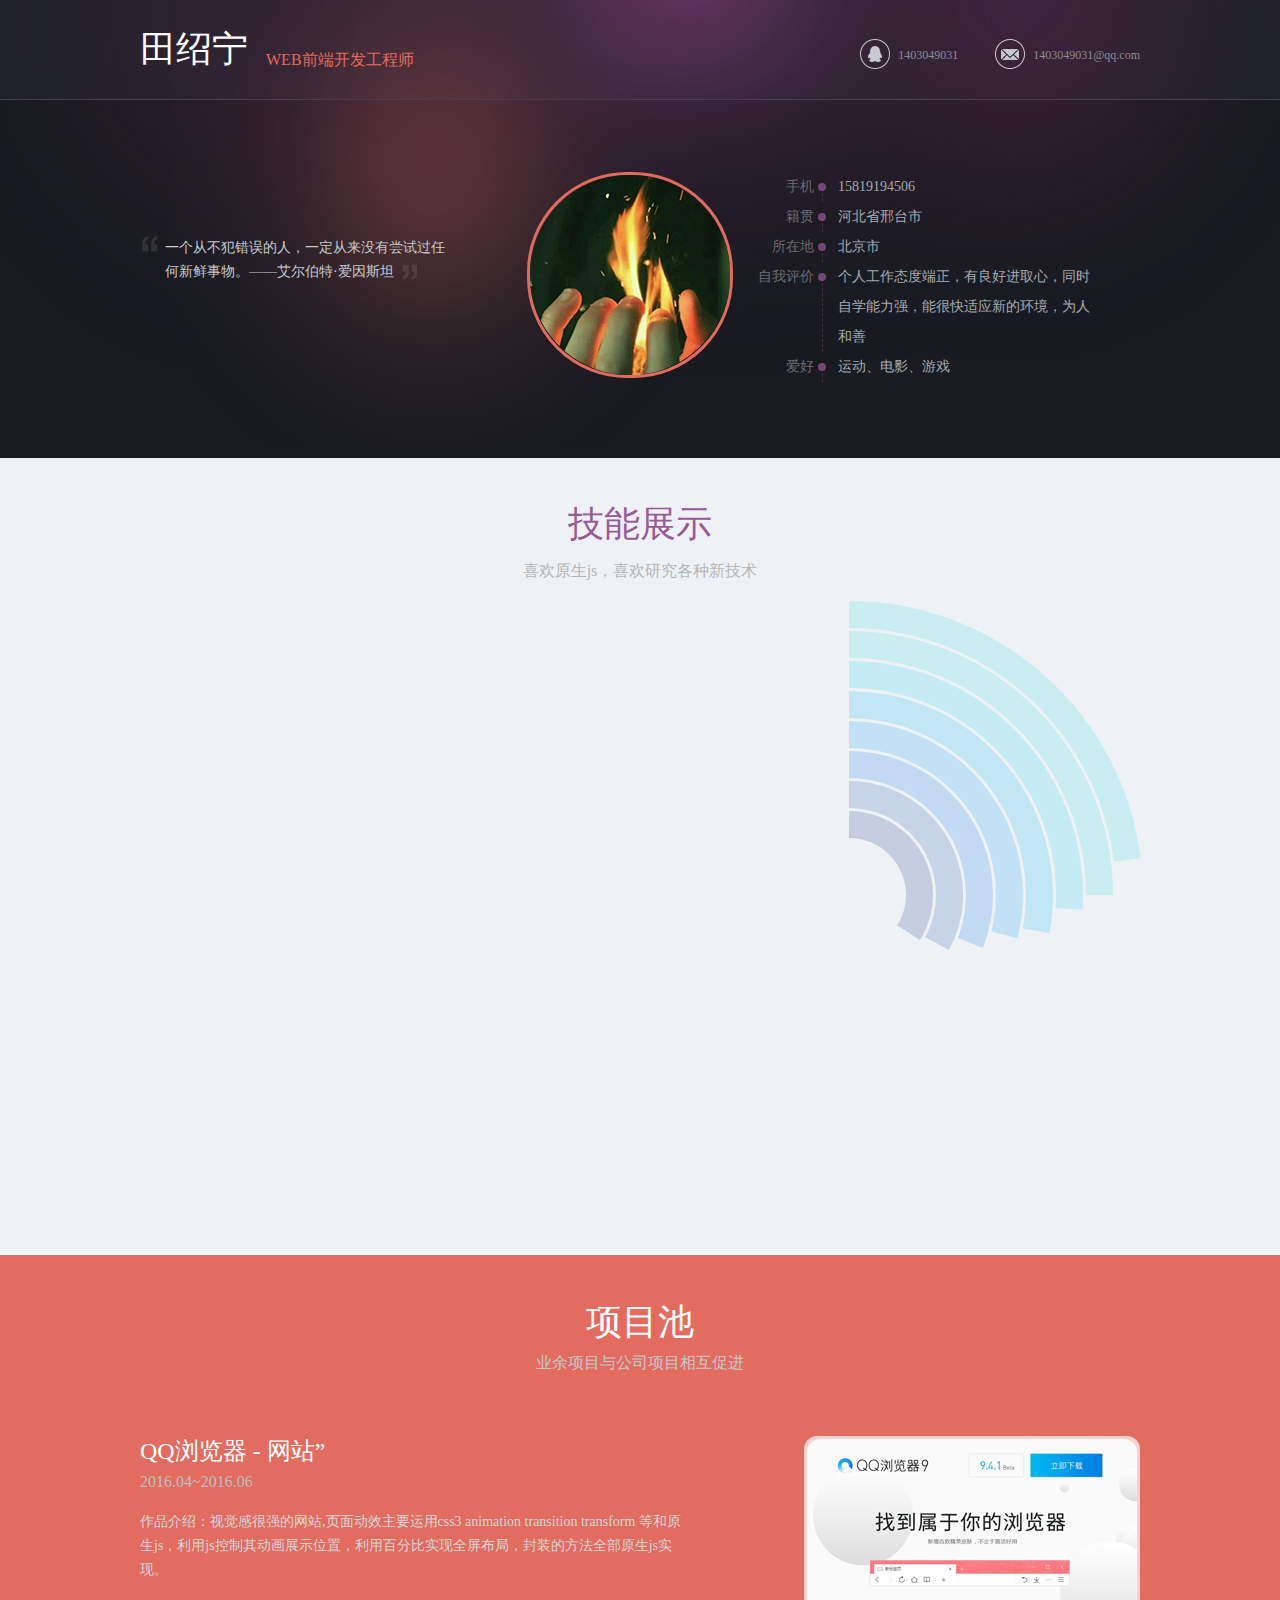
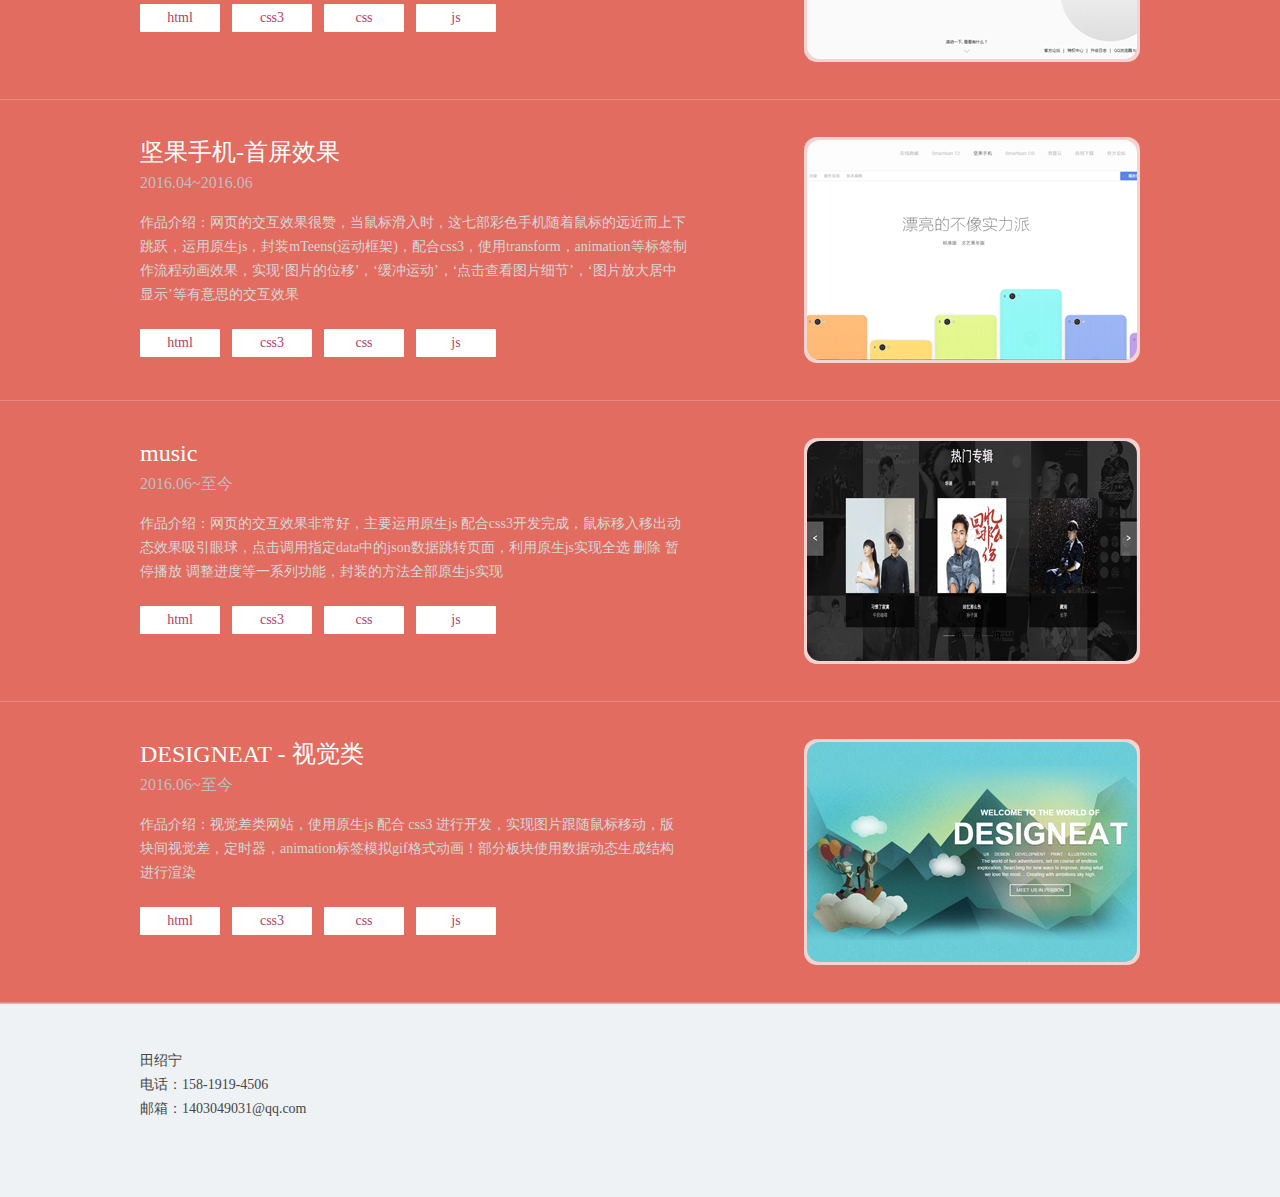
<file: index.html>
<!doctype html>
<html>

	<head>
		<meta charset="utf-8">
		<title>田绍宁-WEB前端个人酷简历</title>
		<link rel="stylesheet" type="text/css" href="css/style.css" />
        <link rel="stylesheet" type="text/css" href="css/different.css" />
        <script></script>
	</head>

	<body id="black">
	<!-- JiaThis Button BEGIN -->
	
	
	<!-- JiaThis Button END -->
		<div id="resume_content"></div>
		
		<!--主題設置-->
		<script src="./data/theme.js"></script>
		<!--个人信息数据-->
		<script src="./data/userInfo.js"></script>
		<!--技能展示-->
		<script src="./data/skills.js"></script>
		<!--工作时光轴数据-->
		<script src="./data/timeAxis.js"></script>
		<!--前端知识汇总&案例展示-->
		<script src="./data/case.js"></script>
		<!--项目池数据-->
		<script src="./data/project.js"></script>
		<script src="./js/build.js"></script>
	</body>

</html>
</file>
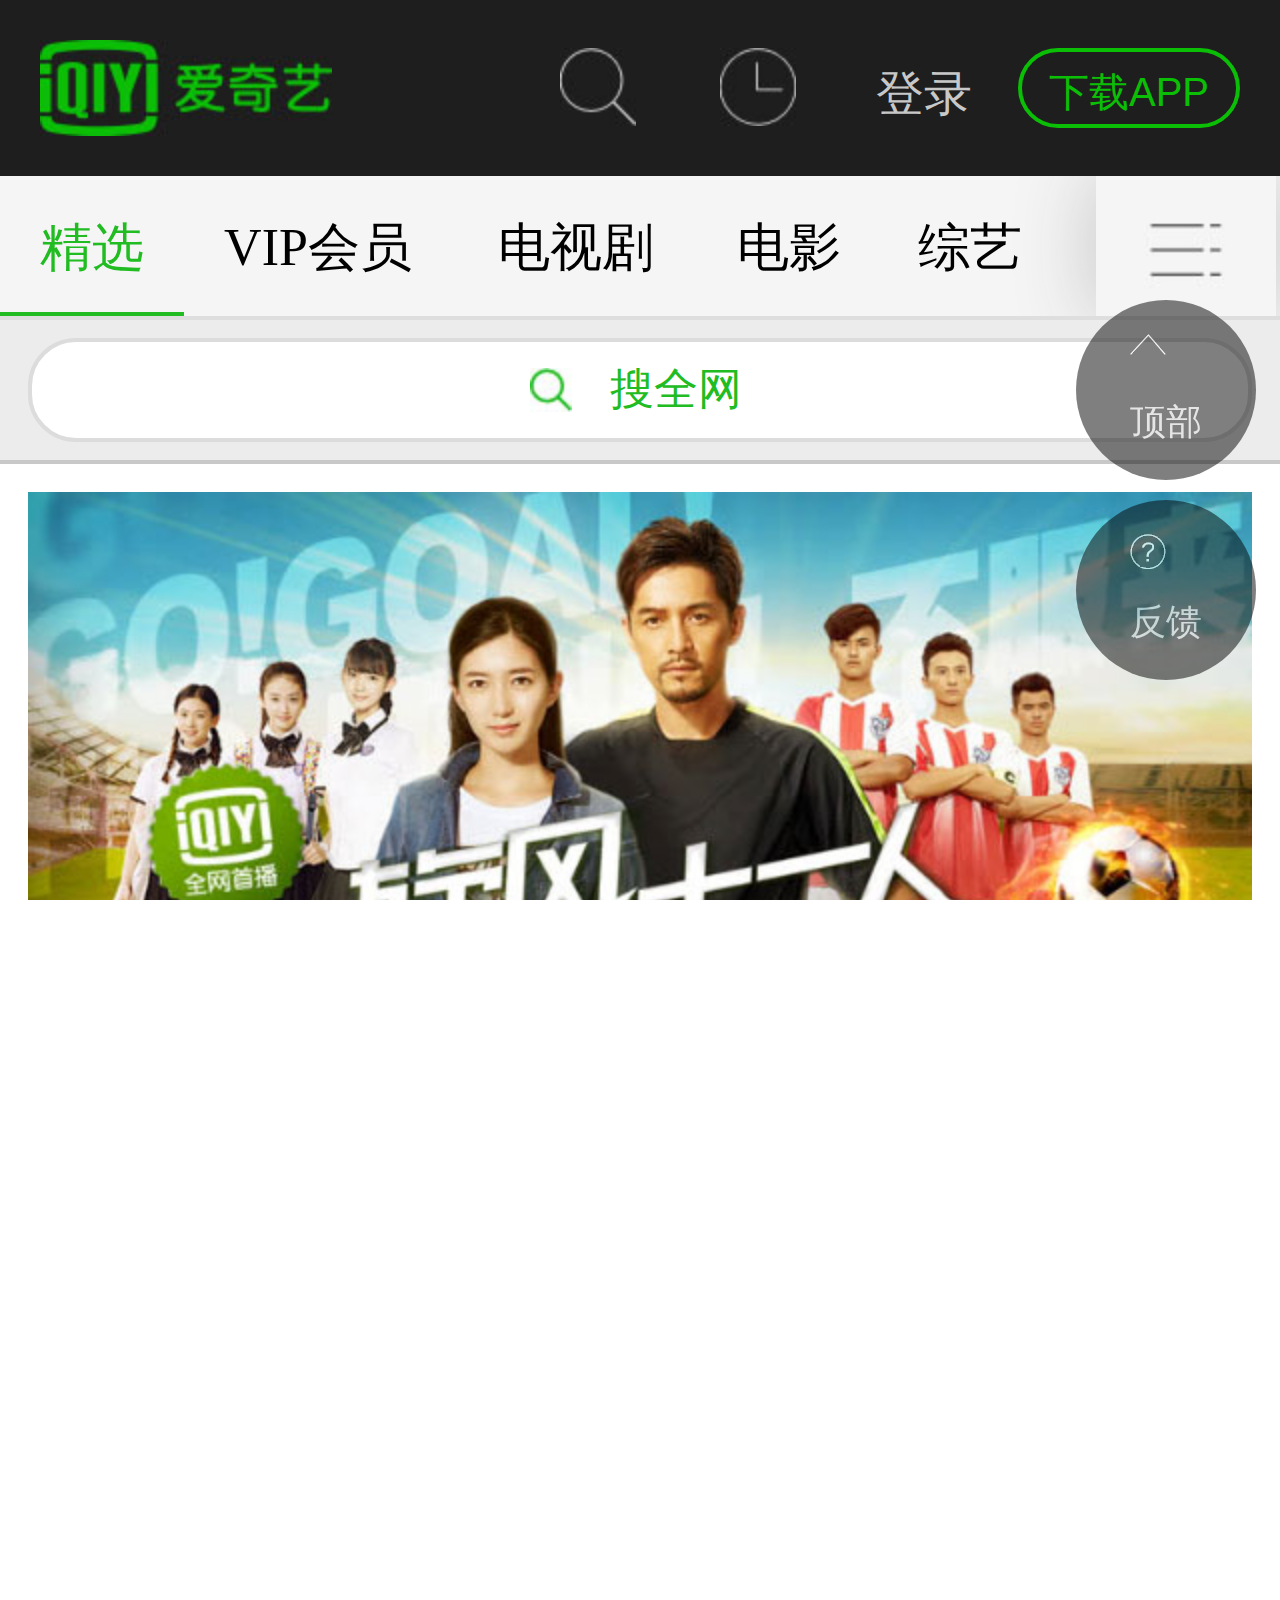
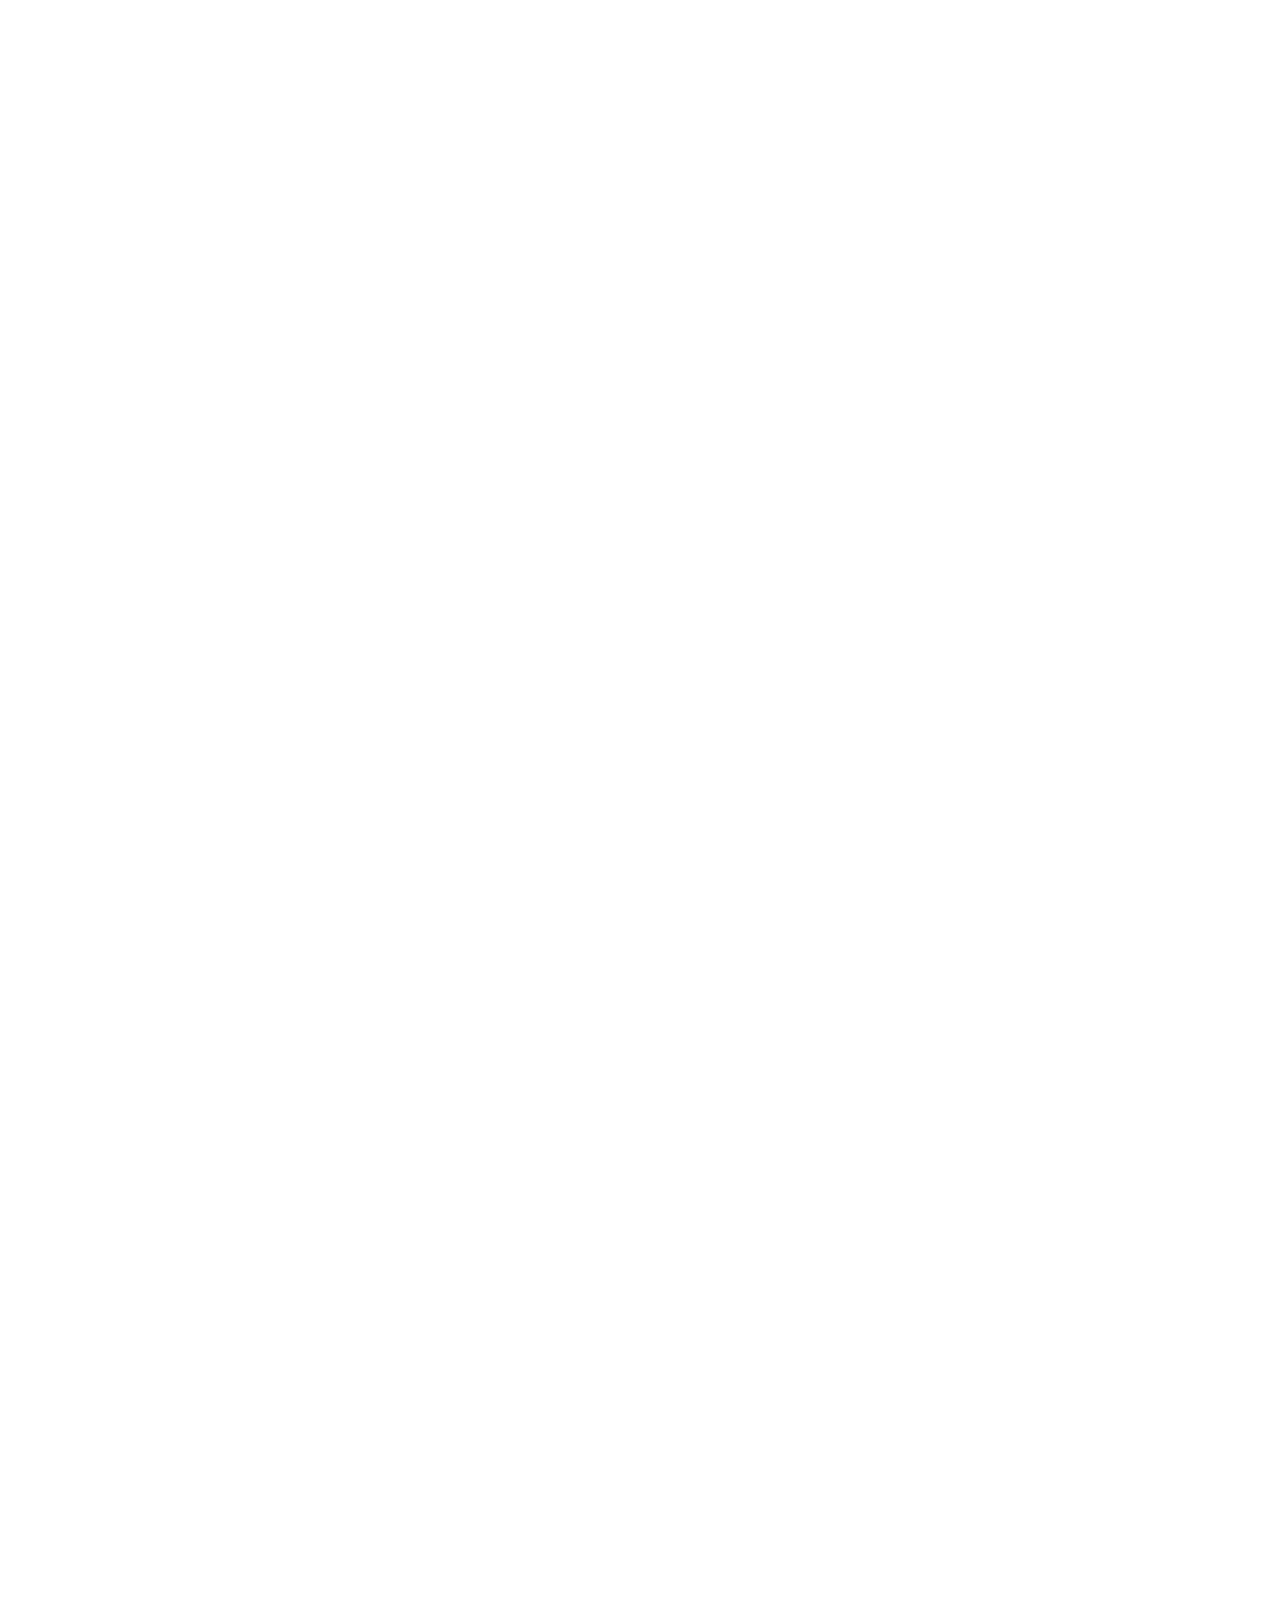
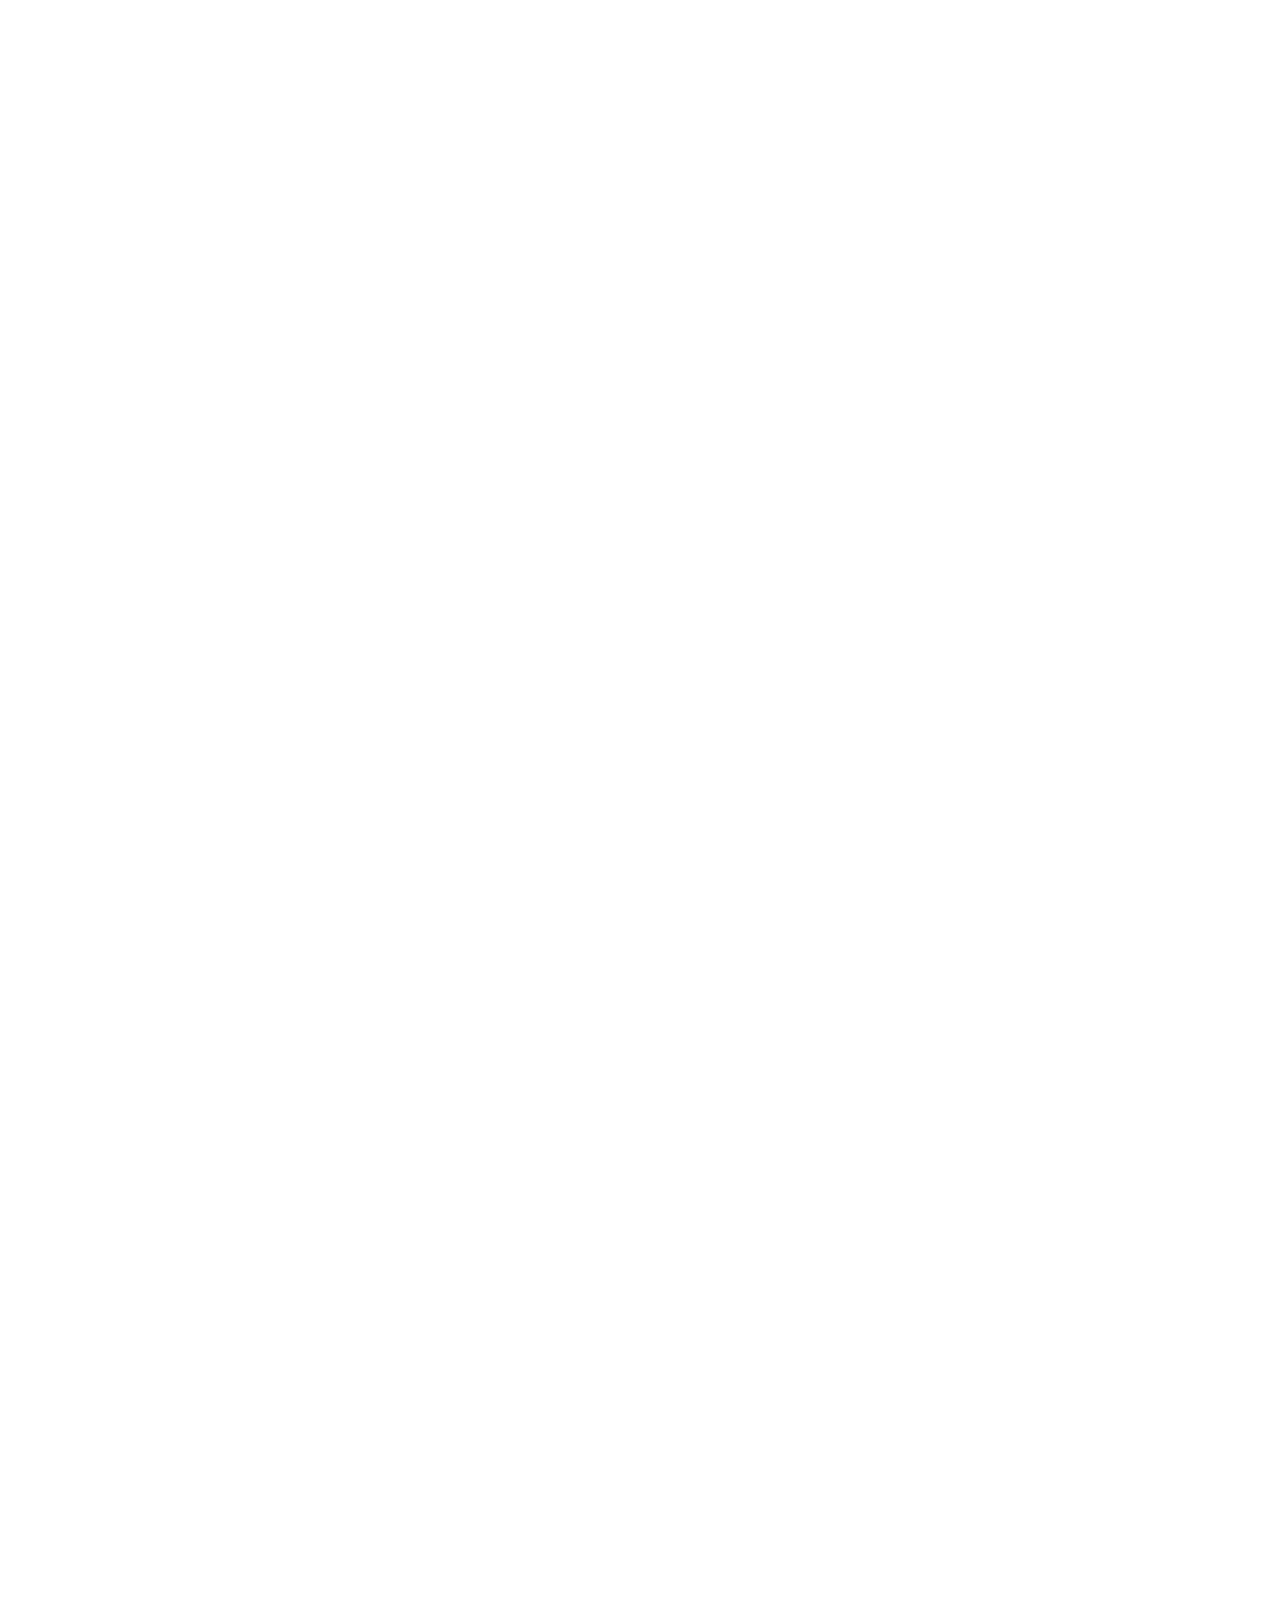
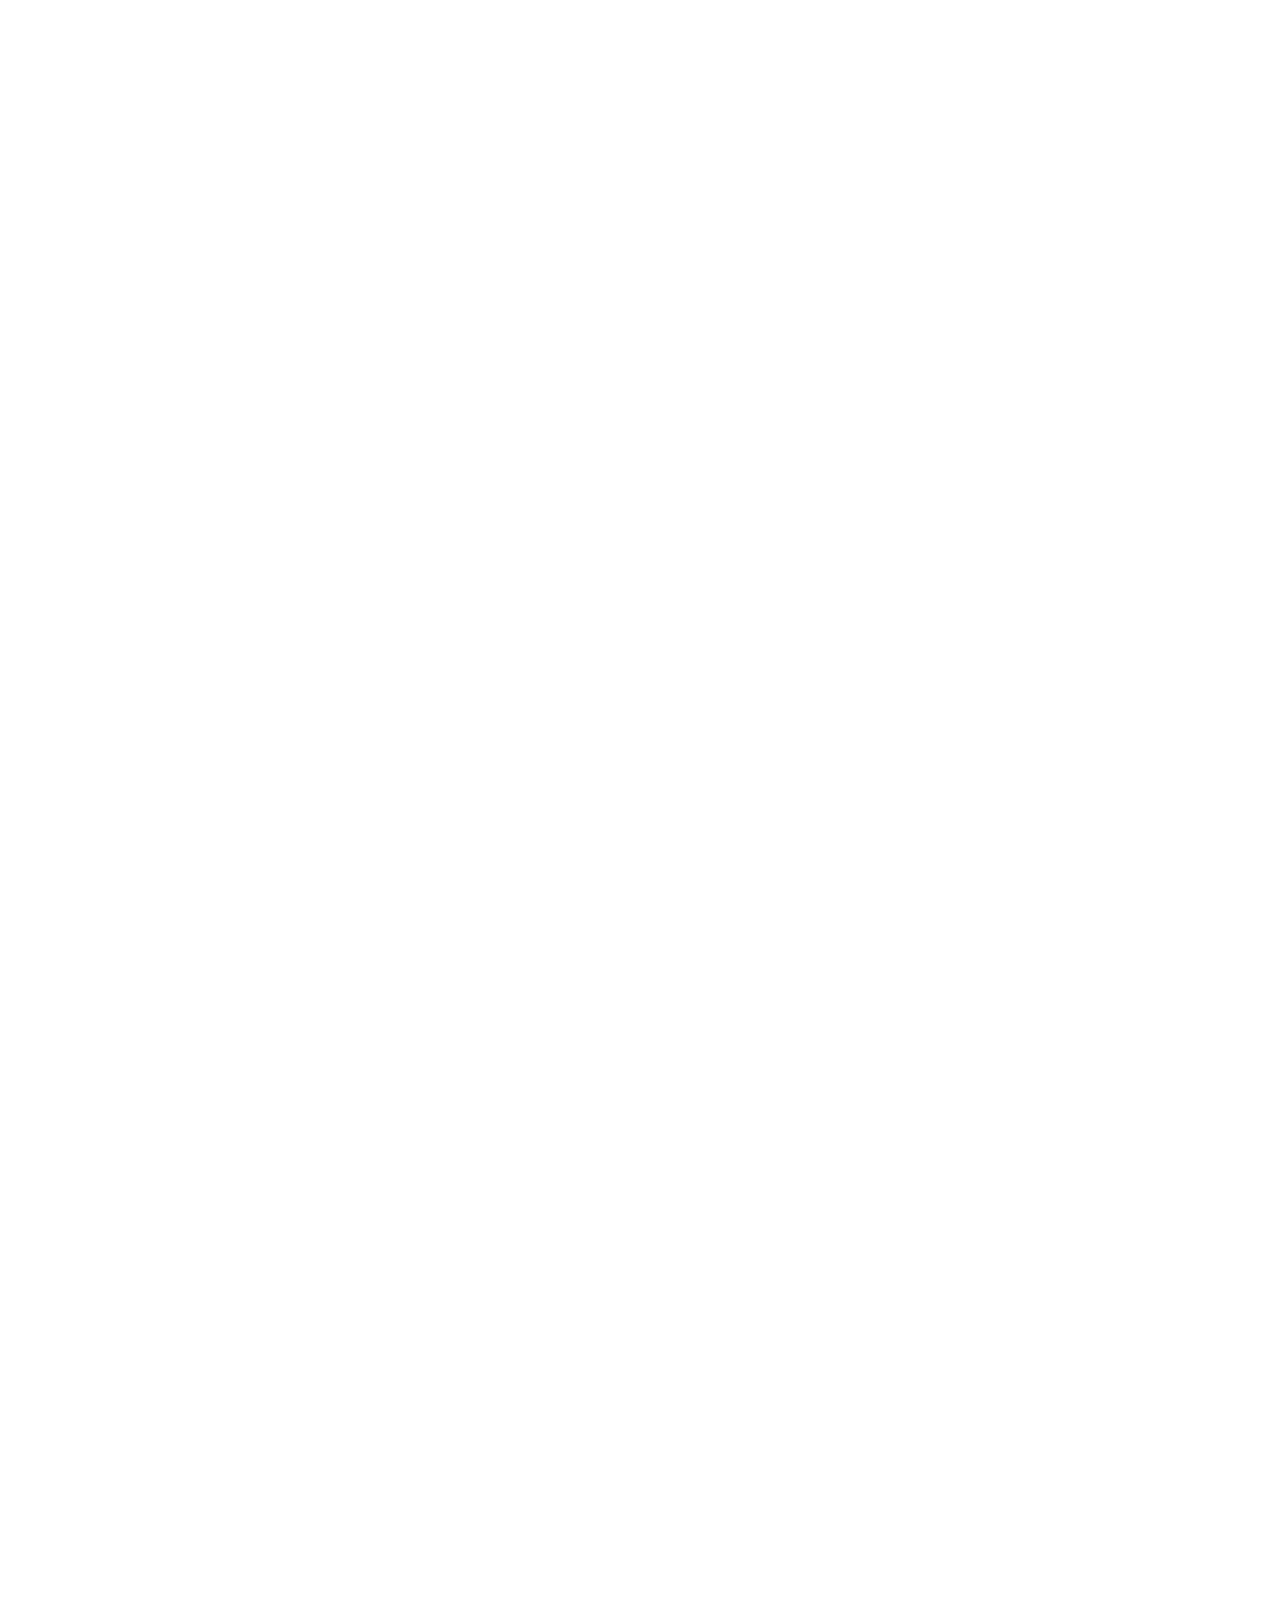
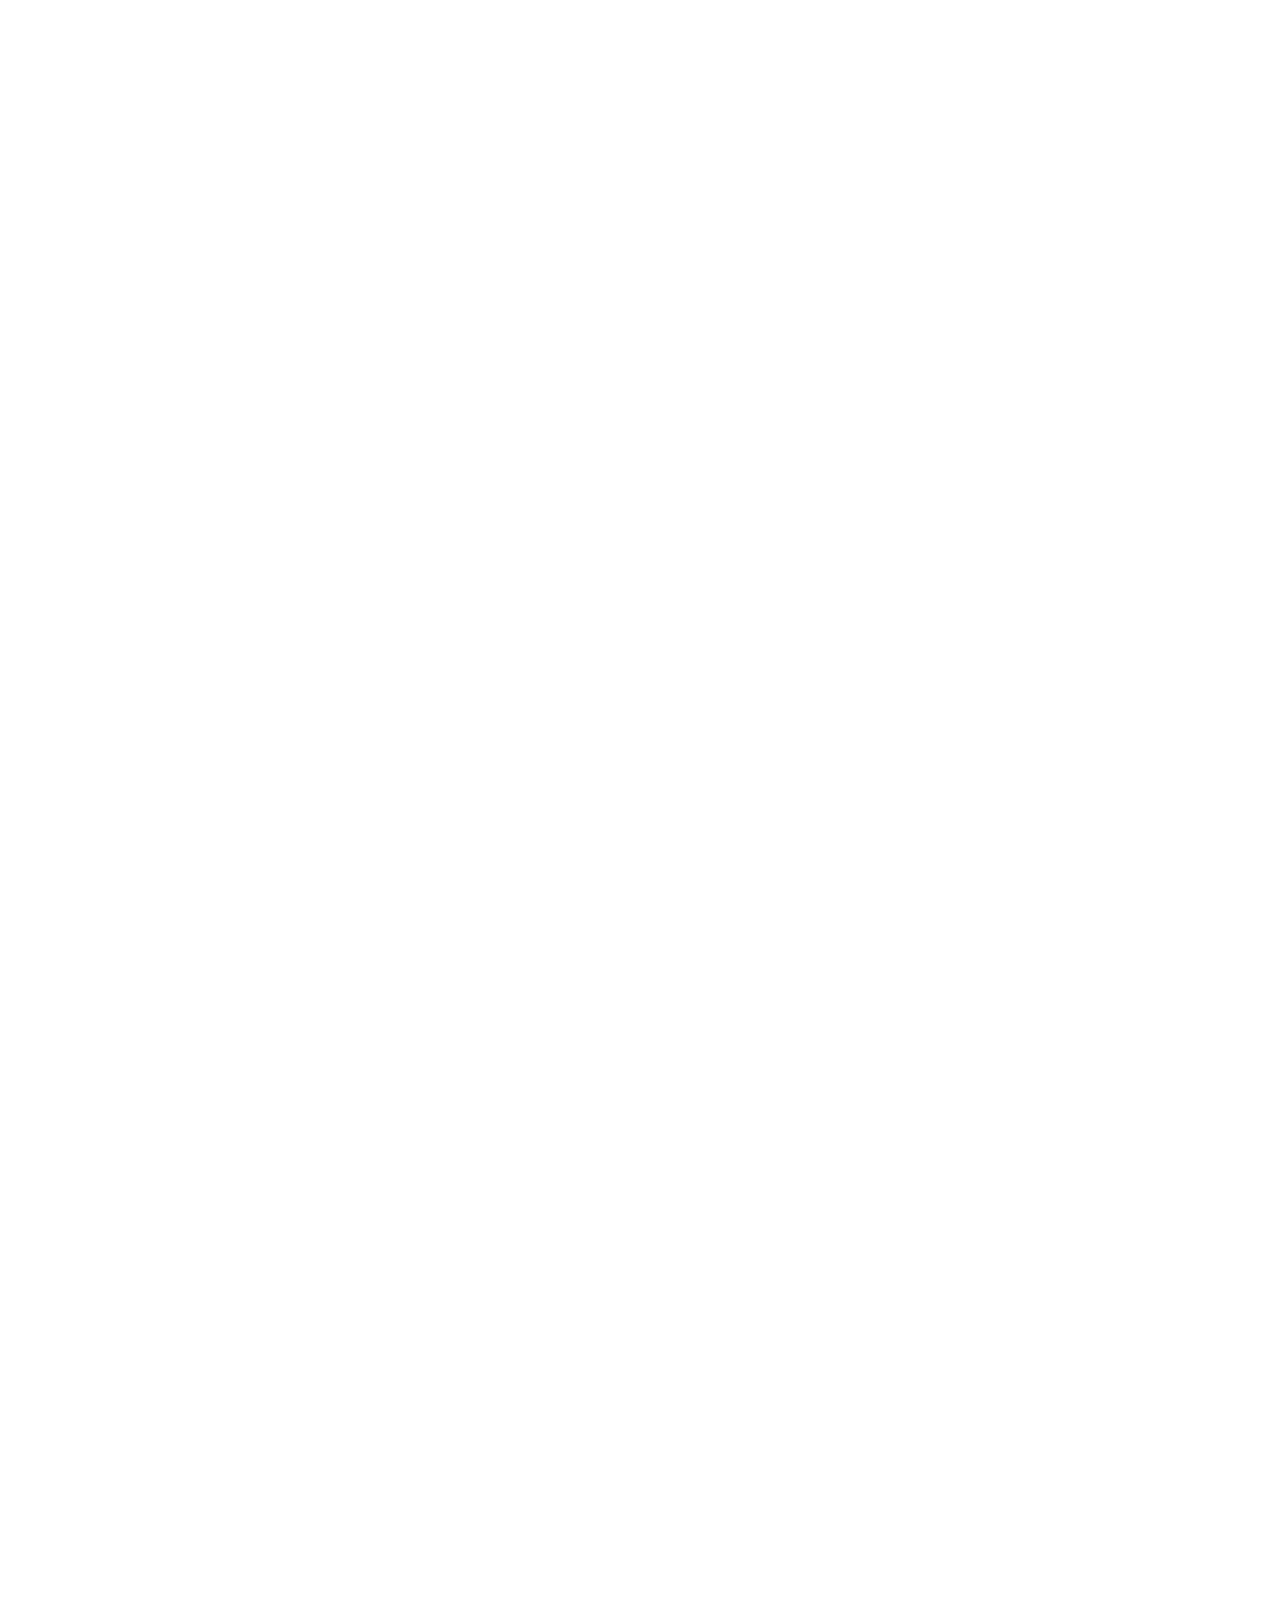
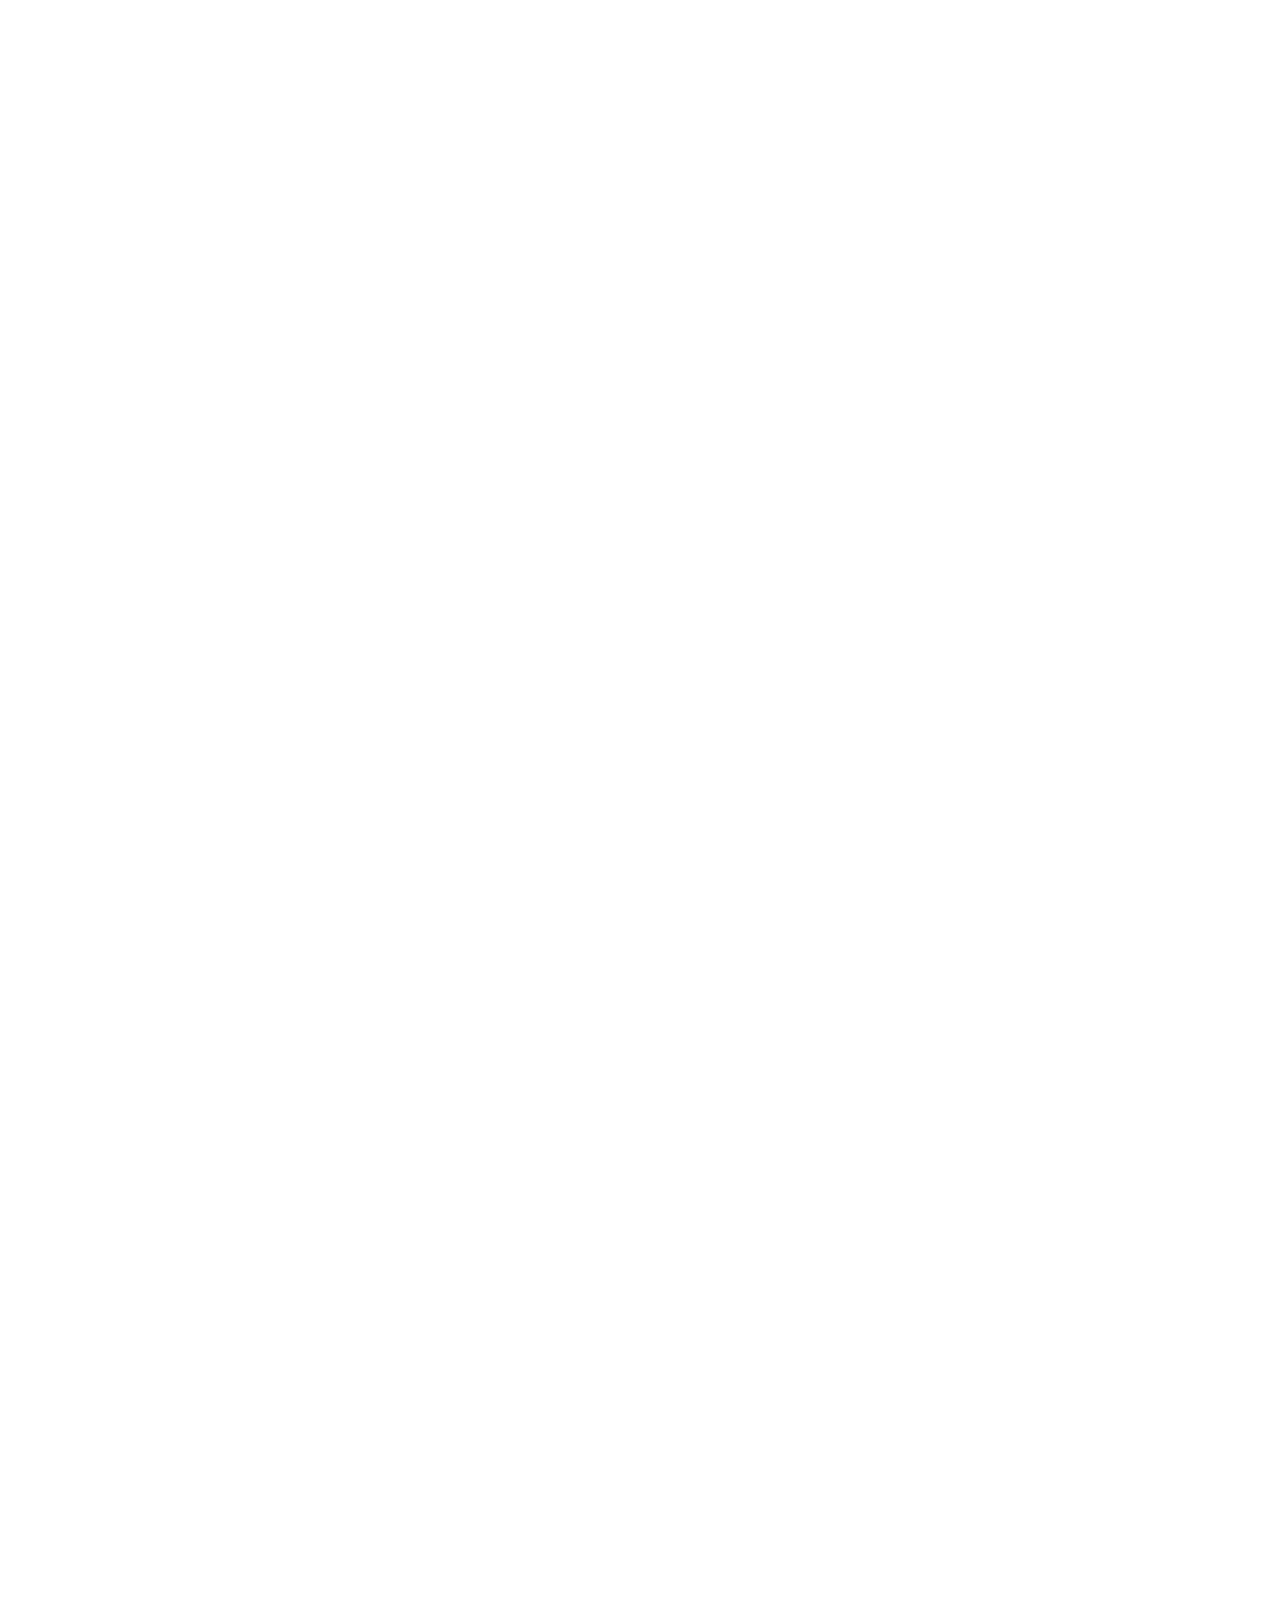
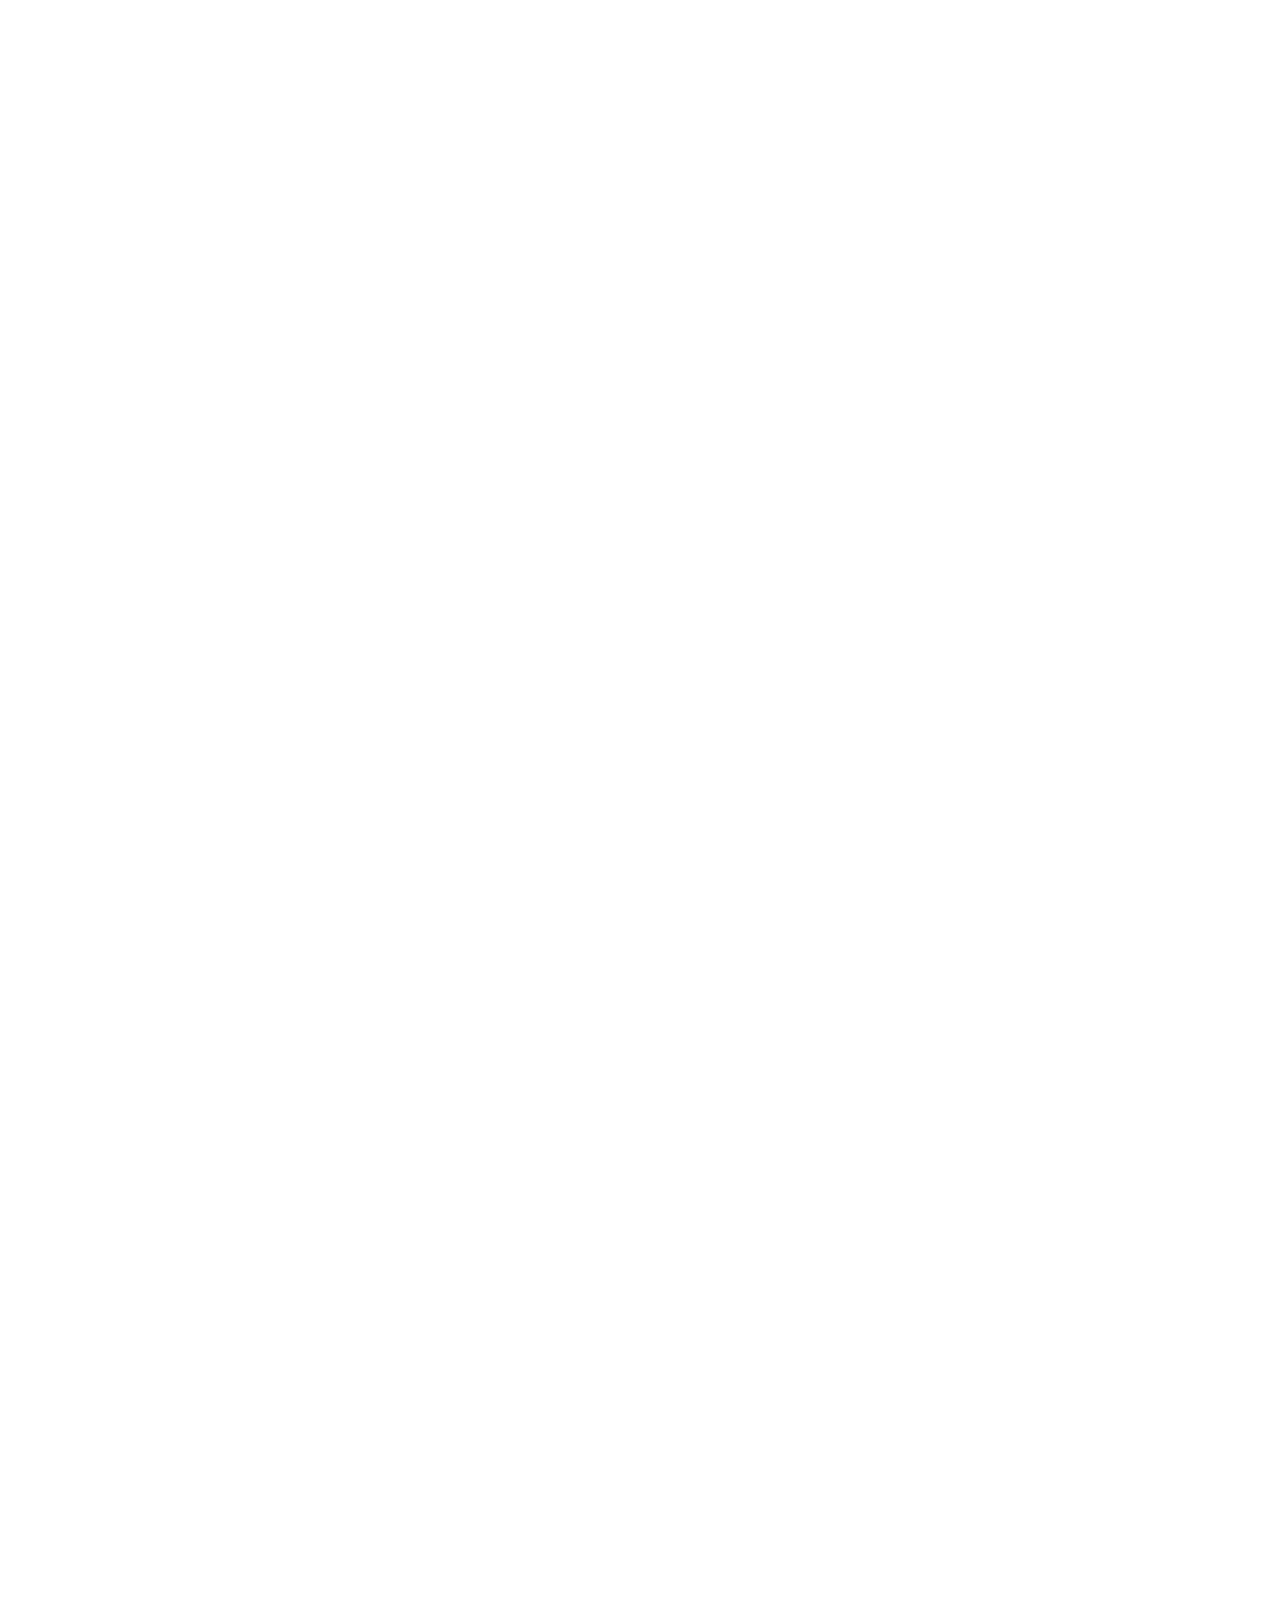
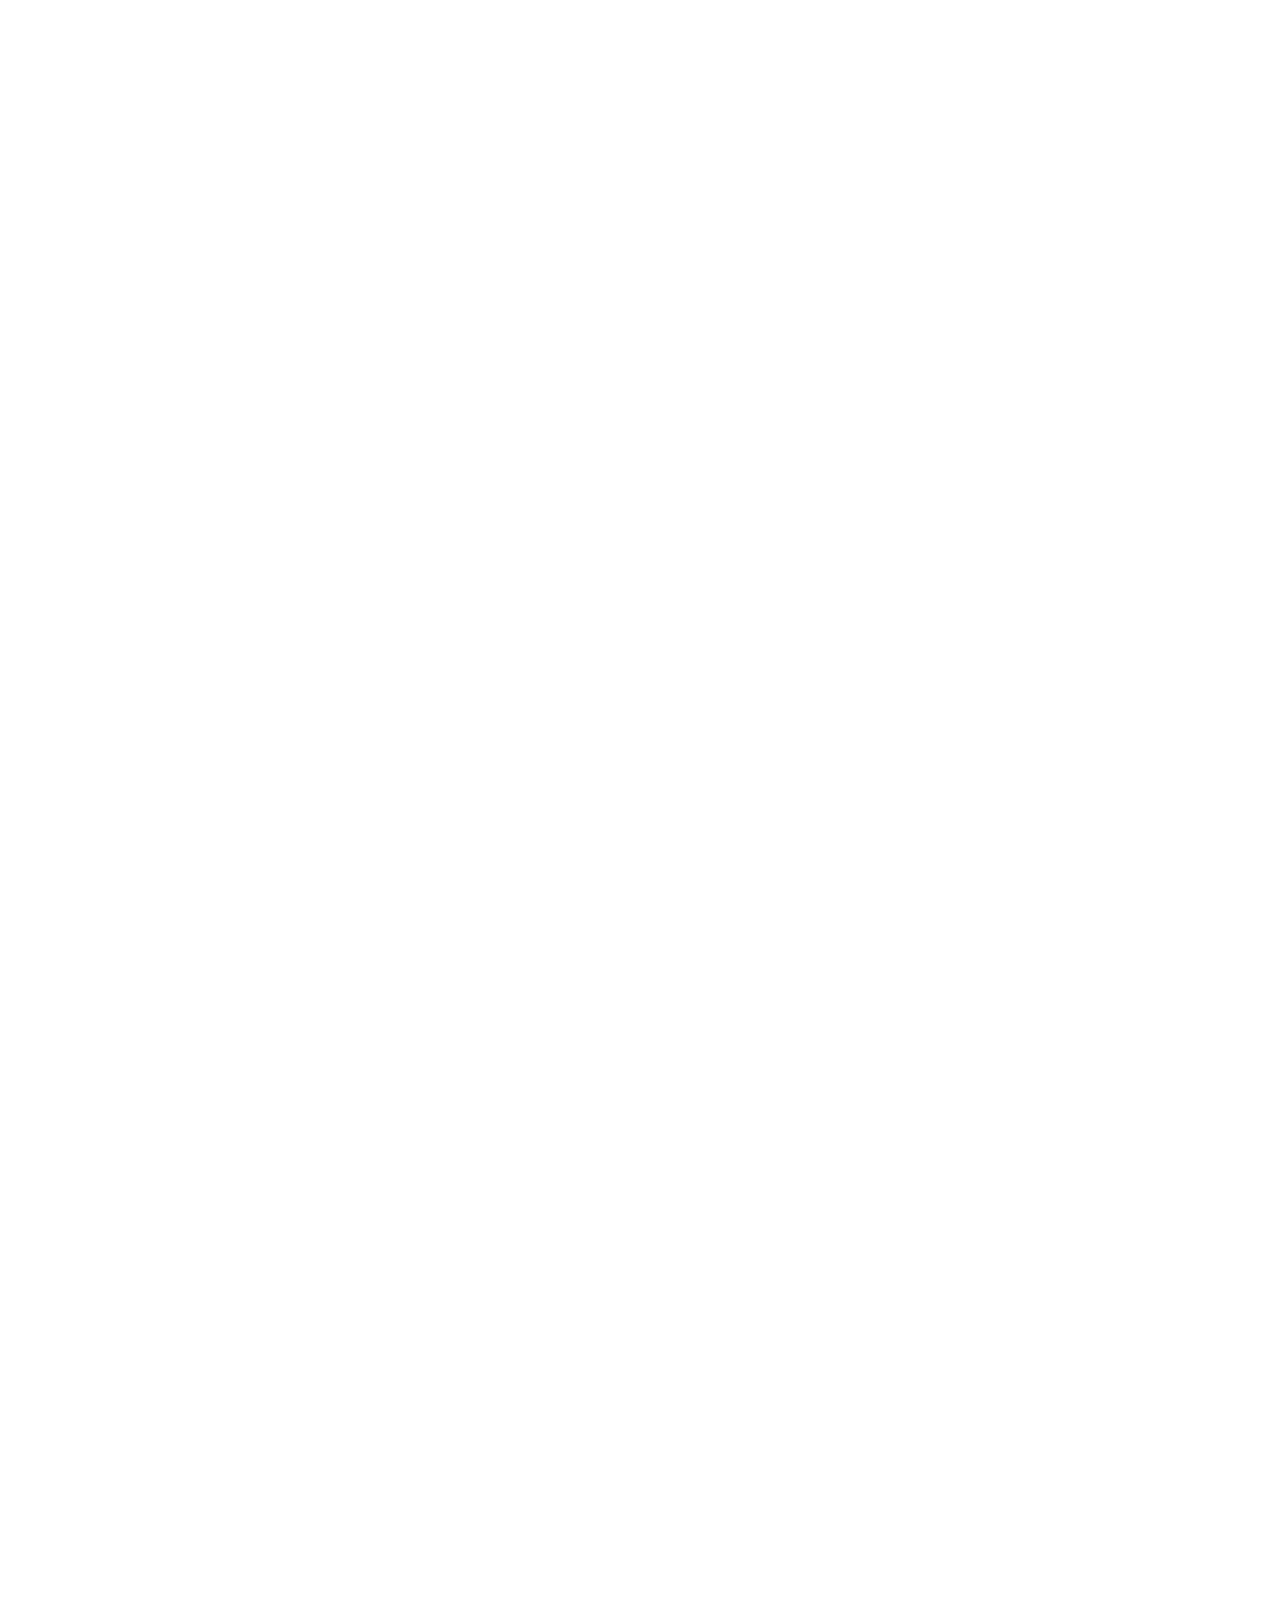
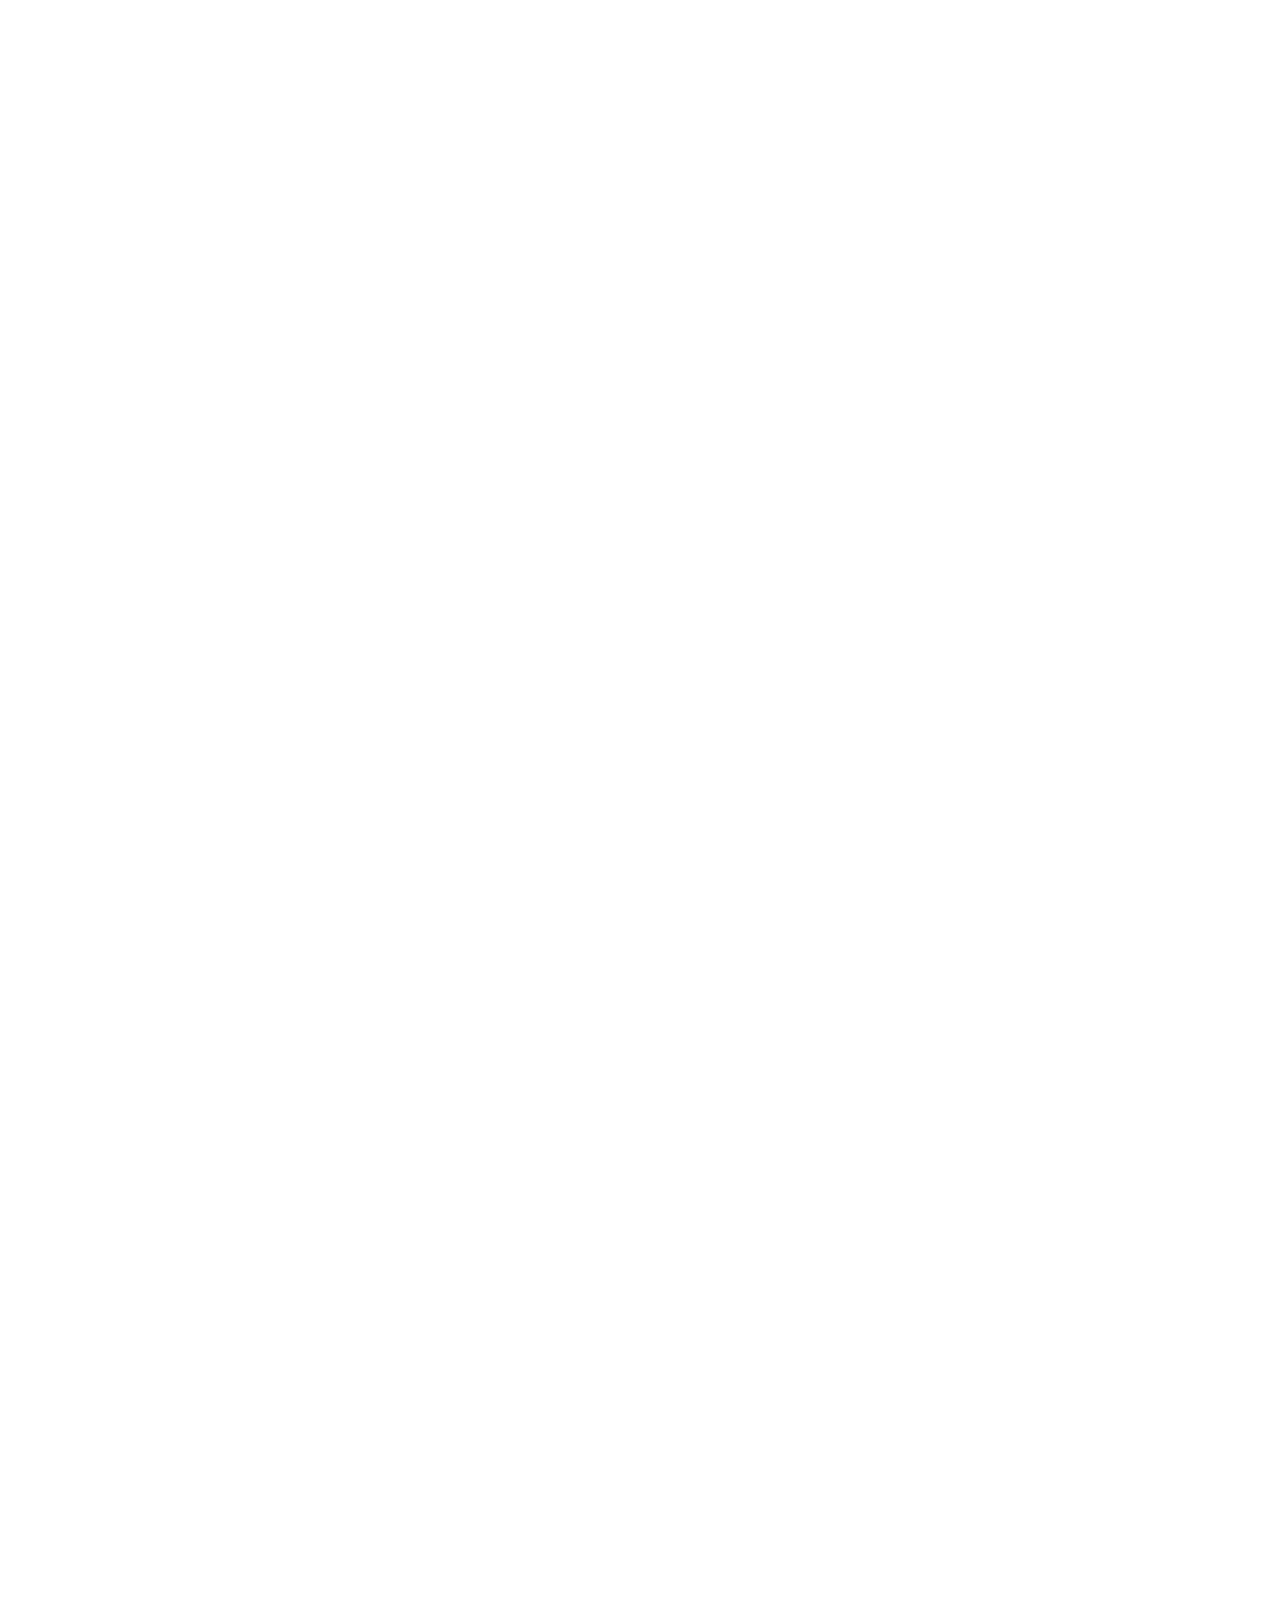
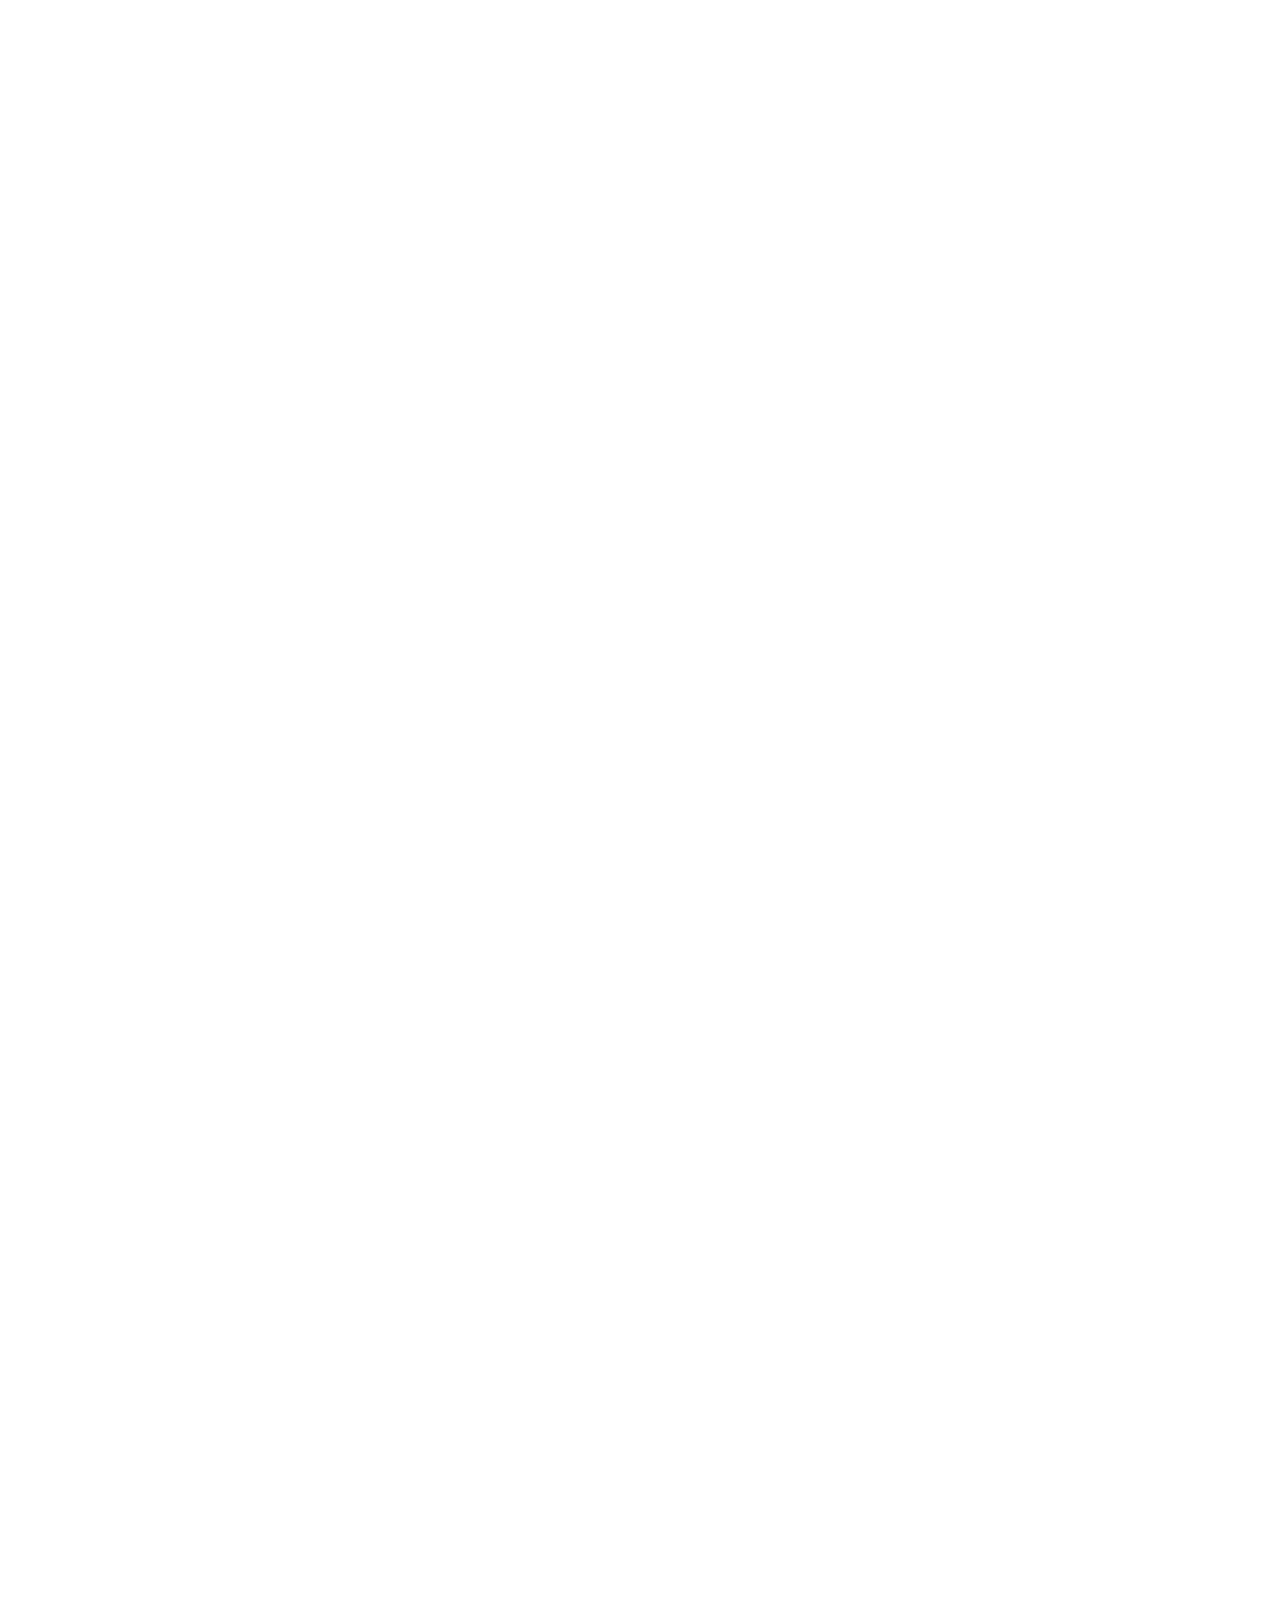
<file: aiqiyi-mobile/index.html>
<!DOCTYPE html>
<html>
	<head>
		<meta charset="UTF-8">
		<title>爱奇艺悦享品质</title>
		<!--<link rel="stylesheet" type="text/css" href="css/iqiyi.css"/>-->
		<link rel="stylesheet" type="text/css" href="css/reset.css"/>
		<link rel="stylesheet" type="text/css" href="css/less.css"/>
		<script>
			var num = 1 / window.devicePixelRatio;
			document.write('<meta name="viewport" content="width=device-width,initial-scale='+num+',minimum-scale='+num+',maximum-scale='+num+',user-scalable=no" />')
			var fz = document.documentElement.clientWidth / 10;
			document.getElementsByTagName("html")[0].style.fontSize = fz + "px";
		</script>
	</head>
	<body>
		<header class="head-first" id="top">
			<div class="first-top">
				<div class="top-con wrap clearfix">
					<h1 class="title fl">爱奇艺</h1>
					<div class="title-middle fl">
						<a href="#" class="search fl"></a>
						<a href="#" class="history fr"></a>
					</div>
					<a href="#" class="fl add">登录</a>
					<a class="down fl">
						下载APP
					</a>
				</div>
			</div>
			<div class="firsr-bottom">
				<ul class="botttom-left fl">
					<li class="active">精选</li>
					<li>VIP会员</li>
					<li>电视剧</li>
					<li>电影</li>
					<li>综艺</li>
				</ul>
				<div class="bottom-type fl"></div>
			</div>
		</header>
		<section class="main">
			<div class="main-top">
				<div class="main-top-content wrap">
					<span class="fl">搜全网</span>
				</div>
			</div>
			<section class="big-adver mb2">
				<div class="big-con wrap">
					<div class="big-pic">
						<img src="img/big-adver.jpg"/>
						<div class="change">
							<div class="change-opa"></div>
							<div class="change-con">
								<span></span>
								<span></span>
								<span></span>
								<span class="active"></span>
								<span></span>
							</div>
						</div>
						<div class="ex-ri">
							<div class="ri-opa"></div>
							<div class="ri-con">
								更新至11集
							</div>
						</div>
					</div>
					<div class="big-info">
						旋风十一人：胡歌江疏影因球结缘
					</div>
				</div>
			</section>
			<ul class="type mb14">
				<li class="item">
					<div class="i-pic">
						<img src="img/vip.jpg"/>
					</div>
					<div class="i-text">会员俱乐部</div>
				</li>
				<li class="item">
					<div class="i-pic">
						<img src="img/weixin.jpg"/>
					</div>
					<div class="i-text">微信热播榜</div>
				</li>
				<li class="item">
					<div class="i-pic">
						<img src="img/mall.jpg"/>
					</div>
					<div class="i-text">商城</div>
				</li>
				<li class="item">
					<div class="i-pic">
						<img src="img/game.jpg"/>
					</div>
					<div class="i-text">游戏中心</div>
				</li>
			</ul>
			<section class="information mb14">
				<div class="pub-top mb2">
					<div class="content wrap">
						<header class="head">
							<div class="head-pic fl">
								<img src="img/information.jpg"/>
							</div>
							<h3 class="title fl">VIP资讯</h3>
						</header>
						<ul class="top-info mb14">
							<li class="item">
								<span class="fl">遇袭女子受访情绪激动 关心酒店处理结果</span> 
							</li>
							<li class="item">
								<span class="fl">济南20万孩童信息被卖 信息来自疫苗方面</span> 
							</li>
						</ul>
						<ul class="info-main clearfix">
							<li class="item fl">
								<div class="i-pic">
									<img src="img/xinlang.jpg"/>
									<div class="ex-le">
										<div class="le-opa"></div>
										<div class="le-con">5小时前发布</div>
									</div>
									<div class="ex-ri">
										<div class="ri-opa"></div>
										<div class="ri-con">02:03</div>
									</div>
								</div>
								<div class="i-text">新郎婚礼上全裸毁三观</div>
							</li>
							<li class="item fl">
								<div class="i-pic">
									<img src="img/wanwan.jpg"/>
									<div class="ex-le">
										<div class="le-opa"></div>
										<div class="le-con">6小时前发布</div>
									</div>
									<div class="ex-ri">
										<div class="ri-opa"></div>
										<div class="ri-con">00:46</div>
									</div>
								</div>
								<div class="i-text">弯弯怕受骚扰婉拒视频采访</div>
							</li>
						</ul>
						<ul class="info-main clearfix">
							<li class="item fl">
								<div class="i-pic">
									<img src="img/shipai.jpg"/>
									<div class="ex-le">
										<div class="le-opa"></div>
										<div class="le-con">8小时前发布</div>
									</div>
									<div class="ex-ri">
										<div class="ri-opa"></div>
										<div class="ri-con">01:59</div>
									</div>
								</div>
								<div class="i-text">实拍儿子抄砖砸交警</div>
							</li>
							<li class="item fl">
								<div class="i-pic">
									<img src="img/wanwan.jpg"/>
									<div class="ex-le">
										<div class="le-opa"></div>
										<div class="le-con">6小时前发布</div>
									</div>
									<div class="ex-ri">
										<div class="ri-opa"></div>
										<div class="ri-con">00:46</div>
									</div>
								</div>
								<div class="i-text">"龙袍"田又添新花样</div>
							</li>
						</ul>
					</div>
				</div>
				<div class="pub-bottom">
					<div class="bo-left fl">
						<span class="fl">更多资讯</span>
					</div>
					<div class="bo-right fl">
						<span class="fl">换一批</span>
					</div>
				</div>
			</section>
			<section class="TV mb14">
				<div class="pub-top mb2">
					<div class="content wrap">
						<header class="head">
							<div class="head-pic fl">
								<img src="img/tv.jpg"/>
							</div>
							<h3 class="title fl">电视剧</h3>
						</header>
					<ul class="pub-con clearfix">
						<li class="item fl">
							<div class="i-pic">
								<img src="img/shouhunruyu.jpg"/>
								<div class="ex-ri">
									<div class="ri-opa"></div>
									<div class="ri-con">
									更新至10集
									</div>
								</div>
							</div>
							<div class="pub-con-text">
								守婚如玉
							</div>
						</li>
						<li class="item fl">
							<div class="i-pic">
								<img src="img/taiyang.jpg"/>
								<div class="ex-ri">
									<div class="ri-opa"></div>
									<div class="ri-con">
									更新至13集
									</div>
								</div>
								<div class="VIP">
									VIP
								</div>
							</div>
							<div class="pub-con-text">
								太阳的后裔
							</div>
						</li>
						<li class="item fl special">
							<div class="i-pic">
								<img src="img/wushen.jpg"/>
								<div class="ex-ri">
									<div class="ri-opa"></div>
									<div class="ri-con">
									更新至8集
									</div>
								</div>
								<div class="VIP">VIP</div>
							</div>
							<div class="pub-con-text">
								武神赵子龙
							</div>
						</li>
					</ul>
					<ul class="pub-con clearfix ">
						<li class="item fl dabble">
							<div class="i-pic">
								<img src="img/liangge.jpg"/>
								<div class="ex-ri">
									<div class="ri-opa"></div>
									<div class="ri-con">
									41集全
									</div>
								</div>
							</div>
							<div class="pub-con-text">
								两个女人的战争
							</div>
						</li>
						<li class="item fl dabble">
							<div class="i-pic">
								<img src="img/shushanzhanji.jpg"/>
								<div class="ex-ri">
									<div class="ri-opa"></div>
									<div class="ri-con">
									10集全
									</div>
								</div>
								<div class="VIP">
									VIP
								</div>
								<div class="do">独播</div>
							</div>
							<div class="pub-con-text">
								蜀山战纪第1季
							</div>
						</li>
						<li class="item fl">
							<div class="i-pic">
								<img src="img/wushen.jpg"/>
								<div class="ex-ri">
									<div class="ri-opa"></div>
									<div class="ri-con">
									更新至20集
									</div>
								</div>
								<div class="VIP">VIP</div>
							</div>
							<div class="pub-con-text">
								铁血战狼
							</div>
						</li>
					</ul>
					</div>
				</div>
				<div class="pub-bottom">
					<div class="bo-left fl">
						<span class="fl">更多电视剧</span>
					</div>
					<div class="bo-right fl">
						<span class="fl">换一批</span>
					</div>
				</div>
			</section>
			<section class="movie mb14">
				<div class="pub-top mb2">
					<div class="content wrap">
						<header class="head">
							<div class="head-pic fl">
								<img src="img/movie.jpg"/>
							</div>
							<h3 class="title fl">电影</h3>
						</header>
					<ul class="pub-con clearfix">
						<li class="item fl">
							<div class="i-pic">
								<img src="img/aiqing.jpg"/>
								<div class="ex-ri">
									<div class="ri-opa"></div>
									<div class="ri-con">
										<span class="big fl">9</span>
										<span class="small fl">.2</span>
									</div>
								</div>
								<div class="VIP">VIP</div>
							</div>
							<div class="pub-con-text">
								爱情麻辣烫之情定终身
							</div>
						</li>
						<li class="item fl">
							<div class="i-pic">
								<img src="img/aomen.jpg"/>
								<div class="ex-ri">
									<div class="ri-opa"></div>
									<div class="ri-con">
										<span class="big fl">7</span>
										<span class="small fl">.9</span>
									</div>
								</div>
								<div class="VIP">VIP</div>
							</div>
							<div class="pub-con-text">
								澳门风云3
							</div>
						</li>
						<li class="item fl">
							<div class="i-pic">
								<img src="img/jiandie.jpg"/>
								<div class="ex-ri">
									<div class="ri-opa"></div>
									<div class="ri-con">
										<span class="big fl">7</span>
										<span class="small fl">.1</span>
									</div>
								</div>
								<div class="VIP">VIP</div>
							</div>
							<div class="pub-con-text">
								间谍之桥
							</div>
						</li>
					</ul>
					<ul class="pub-con clearfix">
						<li class="item fl">
							<div class="i-pic">
								<img src="img/jiangshi.jpg"/>
								<div class="ex-ri">
									<div class="ri-opa"></div>
									<div class="ri-con">
										<span class="big fl">8</span>
										<span class="small fl">.0</span>
									</div>
								</div>
								<div class="VIP">VIP</div>
							</div>
							<div class="pub-con-text">
								僵尸七日重生
							</div>
						</li>
						<li class="item fl">
							<div class="i-pic">
								<img src="img/yinhang.jpg"/>
								<div class="ex-ri">
									<div class="ri-opa"></div>
									<div class="ri-con">
										<span class="big fl">9</span>
										<span class="small fl">.4</span>
									</div>
								</div>
								<div class="VIP">VIP</div>
							</div>
							<div class="pub-con-text">
								银行匪帮
							</div>
						</li>
						<li class="item fl">
							<div class="i-pic">
								<img src="img/jiandie.jpg"/>
								<div class="ex-ri">
									<div class="ri-opa"></div>
									<div class="ri-con">
										<span class="big fl">9</span>
										<span class="small fl">.4</span>
									</div>
								</div>
								<div class="VIP">VIP</div>
							</div>
							<div class="pub-con-text">
								我不是王毛
							</div>
						</li>
					</ul>
					</div>
				</div>
				<div class="pub-bottom">
					<div class="bo-left fl">
						<span class="fl">更多电影</span>
					</div>
					<div class="bo-right fl">
						<span class="fl">换一批</span>
					</div>
				</div>
			</section>
			<section class="varioty mb14">
				<div class="pub-top mb2">
					<div class="content wrap">
						<header class="head">
							<div class="head-pic fl">
								<img src="img/varioty.jpg"/>
							</div>
							<h3 class="title fl">综艺</h3>
						</header>
						<ul class="info-main clearfix">
							<li class="item fl">
								<div class="i-pic">
									<img src="img/jiashi.jpg"/>
									<div class="ex-ri">
										<div class="ri-opa"></div>
										<div class="ri-con">04-06期</div>
									</div>
								</div>
								<dl class="i-word">
									<dt class="word-title">家事</dt>
									<dd class="word-text">十四阿哥胤禔和雍正的兄弟之</dd>
								</dl>
							</li>
							<li class="item fl">
								<div class="i-pic">
									<img src="img/liuyan.jpg"/>
									<div class="ex-ri">
										<div class="ri-opa"></div>
										<div class="ri-con">04-07期</div>
									</div>
									<div class="do">
										自制
									</div>
								</div>
								<dl class="i-word">
									<dt class="word-title">娱乐猛回头</dt>
									<dd class="word-text">柳岩强行被凌辱</dd>
								</dl>
							</li>
						</ul>
						<ul class="info-main clearfix">
							<li class="item fl">
								<div class="i-pic">
									<img src="img/qiqing.jpg"/>
									<div class="ex-ri">
										<div class="ri-opa"></div>
										<div class="ri-con">04-06期</div>
									</div>
								</div>
								<dl class="i-word">
									<dt class="word-title">爱情保卫战</dt>
									<dd class="word-text">请你给我们的爱情一个承诺</dd>
								</dl>
							</li>
							<li class="item fl">
								<div class="i-pic">
									<img src="img/yule.jpg"/>
									<div class="ex-ri">
										<div class="ri-opa"></div>
										<div class="ri-con">04-06期</div>
									</div>
								</div>
								<dl class="i-word">
									<dt class="word-title">娱乐星天地</dt>
									<dd class="word-text">岳云鹏受追捧郭德纲“冷处理”</dd>
								</dl>
							</li>
						</ul>
						<ul class="info-main clearfix">
							<li class="item fl">
								<div class="i-pic">
									<img src="img/zaobanji.jpg"/>
									<div class="ex-ri">
										<div class="ri-opa"></div>
										<div class="ri-con">04-07期</div>
									</div>
									<div class="do">
										自制
									</div>
								</div>
								<dl class="i-word">
									<dt class="word-title">爱奇艺早班机</dt>
									<dd class="word-text">女网友遇袭众星愤怒发声</dd>
								</dl>
							</li>
							<li class="item fl">
								<div class="i-pic">
									<img src="img/liuyan.jpg"/>
									<div class="ex-ri">
										<div class="ri-opa"></div>
										<div class="ri-con">04-07期</div>
									</div>
									<div class="do">自制</div>
								</div>
								<dl class="i-word">
									<dt class="word-title">超能大星探</dt>
									<dd class="word-text">唐艺昕张若钧恋情坐实</dd>
								</dl>
							</li>
						</ul>
					</div>
				</div>
				<div class="pub-bottom">
					<div class="bo-left fl">
						<span class="fl">更多综艺</span>
					</div>
					<div class="bo-right fl">
						<span class="fl">换一批</span>
					</div>
				</div>
			</section>
			<section class="cartoon mb14">
				<div class="pub-top mb2">
					<div class="content wrap">
						<header class="head">
							<div class="head-pic fl">
								<img src="img/cartoon.jpg"/>
							</div>
							<h3 class="title fl">动漫</h3>
						</header>
					<ul class="pub-con clearfix special">
						<li class="item fl">
							<div class="i-pic">
								<img src="img/lingyu.jpg"/>
								<div class="ex-ri">
									<div class="ri-opa"></div>
									<div class="ri-con">
										更新至9集
									</div>
								</div>
								<div class="VIP">VIP</div>
							</div>
							<div class="pub-con-text">
								灵域 第2季
							</div>
						</li>
						<li class="item fl">
							<div class="i-pic">
								<img src="img/shaungxing.jpg"/>
								<div class="ex-ri">
									<div class="ri-opa"></div>
									<div class="ri-con">
										更新至1集
									</div>
								</div>
							</div>
							<div class="pub-con-text">
								双星之阴阳师
							</div>
						</li>
						<li class="item fl">
							<div class="i-pic">
								<img src="img/baiwu.jpg"/>
								<div class="ex-ri">
									<div class="ri-opa"></div>
									<div class="ri-con">
										更新至1集
									</div>
								</div>
							</div>
							<div class="pub-con-text">
								百武装战记
							</div>
						</li>
					</ul>
					<ul class="pub-con clearfix special">
						<li class="item fl">
							<div class="i-pic">
								<img src="img/meimiao.jpg"/>
								<div class="ex-ri">
									<div class="ri-opa"></div>
									<div class="ri-con">
										更新至1集
									</div>
								</div>
								<div class="VIP">VIP</div>
							</div>
							<div class="pub-con-text">
								美妙天堂
							</div>
						</li>
						<li class="item fl">
							<div class="i-pic">
								<img src="img/meishaonv.jpg"/>
								<div class="ex-ri">
									<div class="ri-opa"></div>
									<div class="ri-con">
										更新至1集
									</div>
								</div>
								<div class="do">独播</div>
							</div>
							<div class="pub-con-text">
								美少女战士Crystal 第3季
							</div>
						</li>
						<li class="item fl">
							<div class="i-pic">
								<img src="img/baiwu.jpg"/>
								<div class="ex-ri">
									<div class="ri-opa"></div>
									<div class="ri-con">
										更新至1集
									</div>
								</div>
							</div>
							<div class="pub-con-text">
								百武装战记
							</div>
						</li>
					</ul>
					</div>
				</div>
				<div class="pub-bottom">
					<div class="bo-left fl">
						<span class="fl">更多动漫</span>
					</div>
					<div class="bo-right fl">
						<span class="fl">换一批</span>
					</div>
				</div>
			</section>
			<section class="amusement mb14">
				<div class="pub-top mb2">
					<div class="content wrap">
						<header class="head">
							<div class="head-pic fl">
								<img src="img/amusement.jpg"/>
							</div>
							<h3 class="title fl">娱乐</h3>
						</header>
						<ul class="info-main clearfix">
							<li class="item fl varioty">
								<div class="i-pic">
									<img src="img/dujia.jpg"/>
									<div class="ex-ri">
										<div class="ri-opa"></div>
										<div class="ri-con">04-06期</div>
									</div>
									<div class="ex-le">
										<div class="le-opa"></div>
										<div class="le-con">2小时前发布</div>
									</div>
								</div>
								<div class="i-text">
									独家：太阳闵孝琳约会
								</div>
							</li>
							<li class="item fl">
								<div class="i-pic">
									<img src="img/houyi.jpg"/>
									<div class="ex-ri">
										<div class="ri-opa"></div>
										<div class="ri-con">01:34</div>
									</div>
									<div class="ex-le">
										<div class="le-opa"></div>
										<div class="le-con">2小时前发布</div>
									</div>
								</div>
								<div class="i-text">
									《太阳的后裔》曝虐心剧照
								</div>
							</li>
						</ul>
						<ul class="info-main clearfix">
							<li class="item fl varioty">
								<div class="i-pic">
									<img src="img/zaobanji.jpg"/>
									<div class="ex-ri">
										<div class="ri-opa"></div>
										<div class="ri-con">04-07期</div>
									</div>
									<div class="ex-le">
										<div class="le-opa"></div>
										<div class="le-con">10小时前发布</div>
									</div>
								</div>
								<div class="i-text">
									女网友遇袭众星愤怒发声
								</div>
							</li>
							<li class="item fl">
								<div class="i-pic">
									<img src="img/songzhngji.jpg"/>
									<div class="ex-ri">
										<div class="ri-opa"></div>
										<div class="ri-con">01:18</div>
									</div>
									<div class="ex-le">
										<div class="le-opa"></div>
										<div class="le-con">5小时前发布</div>
									</div>
								</div>
								<div class="i-text">
									宋仲基与前女友亲密合照
								</div>
							</li>
						</ul>
					</div>
				</div>
				<div class="pub-bottom-last">
						<span class="fl">更多娱乐</span>
				</div>
			</section>
			<section class="original mb14">
				<div class="pub-top mb2">
					<div class="content wrap">
						<header class="head">
							<div class="head-pic fl">
								<img src="img/original.jpg"/>
							</div>
							<h3 class="title fl">原创</h3>
						</header>
						<ul class="info-main clearfix">
							<li class="item fl varioty">
								<div class="i-pic">
									<img src="img/heian.jpg"/>
									<div class="ex-ri">
										<div class="ri-opa"></div>
										<div class="ri-con">04-07期</div>
									</div>
									<div class="do">独播</div>
								</div>
								<div class="i-text">
									狂吐！揭秘奇葩黑暗料理
								</div>
							</li>
							<li class="item fl varioty">
								<div class="i-pic">
									<img src="img/yanchi.jpg"/>
									<div class="ex-ri">
										<div class="ri-opa"></div>
										<div class="ri-con">04-07期</div>
									</div>
								</div>
								<div class="i-text">
									心累！当延迟退休来敲门
								</div>
							</li>
						</ul>
						<ul class="info-main clearfix">
							<li class="item fl varioty">
								<div class="i-pic">
									<img src="img/nvsheng.jpg"/>
									<div class="ex-ri">
										<div class="ri-opa"></div>
										<div class="ri-con">04-07期</div>
									</div>
								</div>
								<div class="i-text">
									女生痛经男生该怎么办？
								</div>
							</li>
							<li class="item fl varioty">
								<div class="i-pic">
									<img src="img/jiudian.jpg"/>
									<div class="ex-ri">
										<div class="ri-opa"></div>
										<div class="ri-con">04-07期</div>
									</div>
								</div>
								<div class="i-text">
									酒店遇袭该如何自我保护
								</div>
							</li>
						</ul>
					</div>
				</div>
				<div class="pub-bottom-last">
						<span class="fl">更多原创</span>
				</div>
			</section>
			<section class="helthy mb14">
				<div class="pub-top mb2">
					<div class="content wrap">
						<header class="head">
							<div class="head-pic fl">
								<img src="img/helthy.jpg"/>
							</div>
							<h3 class="title fl">健康</h3>
						</header>
						<ul class="info-main clearfix">
							<li class="item fl varioty">
								<div class="i-pic">
									<img src="img/chezhen.jpg"/>
									<div class="ex-ri">
										<div class="ri-opa"></div>
										<div class="ri-con">04-07期</div>
									</div>
								</div>
								<div class="i-text">
									夫妻车震竟中毒身亡
								</div>
							</li>
							<li class="item fl">
								<div class="i-pic">
									<img src="img/shishui.jpg"/>
									<div class="ex-ri">
										<div class="ri-opa"></div>
										<div class="ri-con">02:49</div>
									</div>
								</div>
								<div class="i-text">
									少年嗜睡竟因脑袋有娃娃
								</div>
							</li>
						</ul>
					</div>
				</div>
				<div class="pub-bottom-last">
						<span class="fl">更多健康</span>
				</div>
			</section>
			<section class="record mb14">
				<div class="pub-top mb2">
					<div class="content wrap">
						<header class="head">
							<div class="head-pic fl">
								<img src="img/record.jpg"/>
							</div>
							<h3 class="title fl">纪录片</h3>
						</header>
						<ul class="info-main clearfix">
							<li class="item fl">
								<div class="i-pic">
									<img src="img/haishang.jpg"/>
									<div class="ex-ri">
										<div class="ri-opa"></div>
										<div class="ri-con">4集全</div>
									</div>
									<div class="VIP">VIP</div>
								</div>
								<div class="i-text">
									KBS:海上帝国
								</div>
							</li>
							<li class="item fl">
								<div class="i-pic">
									<img src="img/haishang.jpg"/>
									<div class="ex-ri">
										<div class="ri-opa"></div>
										<div class="ri-con">1集全</div>
									</div>
									<div class="VIP">VIP</div>
								</div>
								<div class="i-text">
									BBC:自然界最大胆的窃贼
								</div>
							</li>
						</ul>
					</div>
				</div>
				<div class="pub-bottom-last">
						<span class="fl">更多纪录片</span>
				</div>
			</section>
			<section class="travel mb14">
				<div class="pub-top mb2">
					<div class="content wrap">
						<header class="head">
							<div class="head-pic fl">
								<img src="img/travel.jpg"/>
							</div>
							<h3 class="title fl">旅游</h3>
						</header>
						<ul class="info-main clearfix">
							<li class="item fl varioty">
								<div class="i-pic">
									<img src="img/zhuluoji.jpg"/>
									<div class="ex-ri">
										<div class="ri-opa"></div>
										<div class="ri-con">04-06期</div>
									</div>
								</div>
								<div class="i-text">
									重庆工地发现侏罗纪怪兽
								</div>
							</li>
							<li class="item fl varioty">
								<div class="i-pic">
									<img src="img/nvpu.jpg"/>
									<div class="ex-ri">
										<div class="ri-opa"></div>
										<div class="ri-con">04-02期</div>
									</div>
								</div>
								<div class="i-text">
									这里的女仆有毒，慎入！
								</div>
							</li>
						</ul>
					</div>
				</div>
				<div class="pub-bottom-last">
						<span class="fl">更多旅游</span>
				</div>
			</section>
			<section class="educate mb14">
				<div class="pub-top mb2">
					<div class="content wrap">
						<header class="head">
							<div class="head-pic fl">
								<img src="img/edu.jpg"/>
							</div>
							<h3 class="title fl">教育</h3>
						</header>
						<ul class="info-main clearfix">
							<li class="item fl">
								<div class="i-pic">
									<img src="img/guli.jpg"/>
									<div class="ex-ri">
										<div class="ri-opa"></div>
										<div class="ri-con">更新至150集</div>
									</div>
								</div>
								<div class="i-text">
									咕力咕力
								</div>
							</li>
							<li class="item fl">
								<div class="i-pic">
									<img src="img/guli.jpg"/>
									<div class="ex-ri">
										<div class="ri-opa"></div>
										<div class="ri-con">更新至150集</div>
									</div>
								</div>
								<div class="i-text">
									咕力咕力
								</div>
							</li>
						</ul>
					</div>
				</div>
				<div class="pub-bottom-last">
						<span class="fl">更多教育</span>
				</div>
			</section>
			<section class="fashion mb14">
				<div class="pub-top mb2">
					<div class="content wrap">
						<header class="head">
							<div class="head-pic fl">
								<img src="img/fashion.jpg"/>
							</div>
							<h3 class="title fl">时尚</h3>
						</header>
						<ul class="info-main clearfix">
							<li class="item fl">
								<div class="i-pic">
									<img src="img/lingpicao.jpg"/>
									<div class="ex-ri">
										<div class="ri-opa"></div>
										<div class="ri-con">02:48</div>
									</div>
								</div>
								<div class="i-text">
									Armani宣布加入“零皮草”行列
								</div>
							</li>
							<li class="item fl">
								<div class="i-pic">
									<img src="img/dachidu.jpg"/>
									<div class="ex-ri">
										<div class="ri-opa"></div>
										<div class="ri-con">02:51</div>
									</div>
								</div>
								<div class="i-text">
									天使Candice大尺度喷血盘点
								</div>
							</li>
						</ul>
					</div>
				</div>
				<div class="pub-bottom-last">
						<span class="fl">更多时尚</span>
				</div>
			</section>
			<section class="child educate mb14">
				<div class="pub-top mb2">
					<div class="content wrap">
						<header class="head">
							<div class="head-pic fl">
								<img src="img/child.jpg"/>
							</div>
							<h3 class="title fl">少儿</h3>
						</header>
						<ul class="info-main clearfix">
							<li class="item fl">
								<div class="i-pic">
									<img src="img/xionghaizi.jpg"/>
									<div class="ex-ri">
										<div class="ri-opa"></div>
										<div class="ri-con">更新至268集</div>
									</div>
								</div>
								<div class="i-text">
									熊孩子儿歌
								</div>
							</li>
							<li class="item fl">
								<div class="i-pic">
									<img src="img/xionghaizi.jpg"/>
									<div class="ex-ri">
										<div class="ri-opa"></div>
										<div class="ri-con">更新至268集</div>
									</div>
								</div>
								<div class="i-text">
									熊孩子儿歌
								</div>
							</li>
						</ul>
					</div>
				</div>
				<div class="pub-bottom-last">
						<span class="fl">更多少儿</span>
				</div>
			</section>
			<section class="life mb14">
				<div class="pub-top mb2">
					<div class="content wrap">
						<header class="head">
							<div class="head-pic fl">
								<img src="img/life.jpg"/>
							</div>
							<h3 class="title fl">生活</h3>
						</header>
						<ul class="info-main clearfix">
							<li class="item fl varioty">
								<div class="i-pic">
									<img src="img/lvye.jpg"/>
									<div class="ex-ri">
										<div class="ri-opa"></div>
										<div class="ri-con">04-06期</div>
									</div>
									<div class="do">独播</div>
								</div>
								<div class="i-text">
									绿野仙踪披萨
								</div>
							</li>
							<li class="item fl">
								<div class="i-pic">
									<img src="img/yurou.jpg"/>
									<div class="ex-ri">
										<div class="ri-opa"></div>
										<div class="ri-con">03:11</div>
									</div>
								</div>
								<div class="i-text">
									幸福厨房之鱼肉如何快捷分切
								</div>
							</li>
						</ul>
					</div>
				</div>
				<div class="pub-bottom-last">
						<span class="fl">更多生活</span>
				</div>
			</section>
			<section class="funny mb14">
				<div class="pub-top mb2">
					<div class="content wrap">
						<header class="head">
							<div class="head-pic fl">
								<img src="img/fuuny.jpg"/>
							</div>
							<h3 class="title fl">搞笑</h3>
						</header>
						<ul class="info-main clearfix">
							<li class="item fl varioty">
								<div class="i-pic">
									<img src="img/zuosi.jpg"/>
									<div class="ex-ri">
										<div class="ri-opa"></div>
										<div class="ri-con">04-07期</div>
									</div>
								</div>
								<div class="i-text">
									爆蛋！骚年作死玩法大集合
								</div>
							</li>
							<li class="item fl varioty">
								<div class="i-pic">
									<img src="img/zuosi.jpg"/>
									<div class="ex-ri">
										<div class="ri-opa"></div>
										<div class="ri-con">04-07期</div>
									</div>
								</div>
								<div class="i-text">
									爆蛋！骚年作死玩法大集合
								</div>
							</li>
						</ul>
					</div>
				</div>
				<div class="pub-bottom-last">
						<span class="fl">更多搞笑</span>
				</div>
			</section>
			<section class="finance mb14">
				<div class="pub-top mb2">
					<div class="content wrap">
						<header class="head">
							<div class="head-pic fl">
								<img src="img/finance.jpg"/>
							</div>
							<h3 class="title fl">财经</h3>
						</header>
						<ul class="info-main clearfix">
							<li class="item fl varioty">
								<div class="i-pic">
									<img src="img/deguo.jpg"/>
									<div class="ex-ri">
										<div class="ri-opa"></div>
										<div class="ri-con">04-07期</div>
									</div>
									<div class="do">独播</div>
								</div>
								<div class="i-text">
									遏制房价向德国学什么
								</div>
							</li>
							<li class="item fl">
								<div class="i-pic">
									<img src="img/zenfzhi.jpg"/>
									<div class="ex-ri">
										<div class="ri-opa"></div>
										<div class="ri-con">02:03</div>
									</div>
								</div>
								<div class="i-text">
									增值税或调为央地五五分
								</div>
							</li>
						</ul>
					</div>
				</div>
				<div class="pub-bottom-last">
						<span class="fl">更多财经</span>
				</div>
			</section>
			<section class="car mb14">
				<div class="pub-top mb2">
					<div class="content wrap">
						<header class="head">
							<div class="head-pic fl">
								<img src="img/car.jpg"/>
							</div>
							<h3 class="title fl">汽车</h3>
						</header>
						<ul class="info-main clearfix">
							<li class="item fl">
								<div class="i-pic">
									<img src="img/yizi.jpg"/>
									<div class="ex-ri">
										<div class="ri-opa"></div>
										<div class="ri-con">00:32</div>
									</div>
								</div>
								<div class="i-text">
									Nissan椅子视频
								</div>
							</li>
							<li class="item fl">
								<div class="i-pic">
									<img src="img/yizi.jpg"/>
									<div class="ex-ri">
										<div class="ri-opa"></div>
										<div class="ri-con">00:32</div>
									</div>
								</div>
								<div class="i-text">
									Nissan椅子视频
								</div>
							</li>
						</ul>
					</div>
				</div>
				<div class="pub-bottom-last">
						<span class="fl">更多汽车</span>
				</div>
			</section>
			<section class="military mb14">
				<div class="pub-top mb2">
					<div class="content wrap">
						<header class="head">
							<div class="head-pic fl">
								<img src="img/military.jpg"/>
							</div>
							<h3 class="title fl">军事</h3>
						</header>
						<ul class="info-main clearfix">
							<li class="item fl">
								<div class="i-pic">
									<img src="img/liaoningjian.jpg"/>
									<div class="ex-ri">
										<div class="ri-opa"></div>
										<div class="ri-con">05:37</div>
									</div>
								</div>
								<div class="i-text">
									辽宁舰甲板现巨大黑印
								</div>
							</li>
							<li class="item fl varioty">
								<div class="i-pic">
									<img src="img/sahren.jpg"/>
									<div class="ex-ri">
										<div class="ri-opa"></div>
										<div class="ri-con">04-06期</div>
									</div>
								</div>
								<div class="i-text">
									杀人克格勃 迷踪间谍枪
								</div>
							</li>
						</ul>
					</div>
				</div>
				<div class="pub-bottom-last">
						<span class="fl">更多军事</span>
				</div>
			</section>
			<section class="baby mb14">
				<div class="pub-top mb2">
					<div class="content wrap">
						<header class="head">
							<div class="head-pic fl">
								<img src="img/baby.jpg"/>
							</div>
							<h3 class="title fl">母婴</h3>
						</header>
						<ul class="info-main clearfix special">
							<li class="item fl ">
								<div class="i-pic">
									<img src="img/muying.jpg"/>
									<div class="ex-ri">
										<div class="ri-opa"></div>
										<div class="ri-con">更新至2集</div>
									</div>
								</div>
								<div class="i-text">
									迪士尼公主系列玩具 定格动画
								</div>
							</li>
							<li class="item fl ">
								<div class="i-pic">
									<img src="img/muying.jpg"/>
									<div class="ex-ri">
										<div class="ri-opa"></div>
										<div class="ri-con">更新至2集</div>
									</div>
								</div>
								<div class="i-text">
									迪士尼公主系列玩具 定格动画
								</div>
							</li>
						</ul>
					</div>
				</div>
				<div class="pub-bottom-last">
						<span class="fl">更多母婴</span>
				</div>
			</section>
			<section class="app">
				<div class="pub-top mb2">
					<div class="content">
						<header class="head wrap">
							<div class="head-pic fl">
								<img src="img/app.jpg"/>
							</div>
							<h3 class="title fl">应用推荐</h3>
						</header>
						<ul class="app-main clearfix">
							<li class="item fl ">
								<div class="i-pic">
									<img src="img/iaiyi-shipin.jpg"/>
								</div>
								<div class="i-text">
									爱奇艺视频
								</div>
							</li>
							<li class="item fl ">
								<div class="i-pic">
									<img src="img/iqiyi-pps.jpg"/>
								</div>
								<div class="i-text">
									爱奇艺PPS
								</div>
							</li>
							<li class="item fl ">
								<div class="i-pic">
									<img src="img/iqiyi-cartoon.jpg"/>
								</div>
								<div class="i-text">
									爱奇艺卡通
								</div>
							</li>
							<li class="item fl ">
								<div class="i-pic">
									<img src="img/iaiyi-shipin.jpg"/>
								</div>
								<div class="i-text">
									爱奇艺视频
								</div>
							</li>
						</ul>
					</div>
				</div>
				<div class="pub-bottom-last">
						<span class="fl">更多应用</span>
				</div>
			</section>
		</section>
		<footer class="foot">
			<div class="foot-top">
				<span>悦</span>
				<span>享</span>
				<span>品</span>
				<span>质</span>
			</div>
			<div class="foot-bottom">
				Always Fun,Always Fine 
			</div>
		</footer>
		<aside class="top_return">
			<a href="#top" class="top">顶部</a>
			<div class="return">反馈</div>
		</aside>
	</body>
</html>
</file>
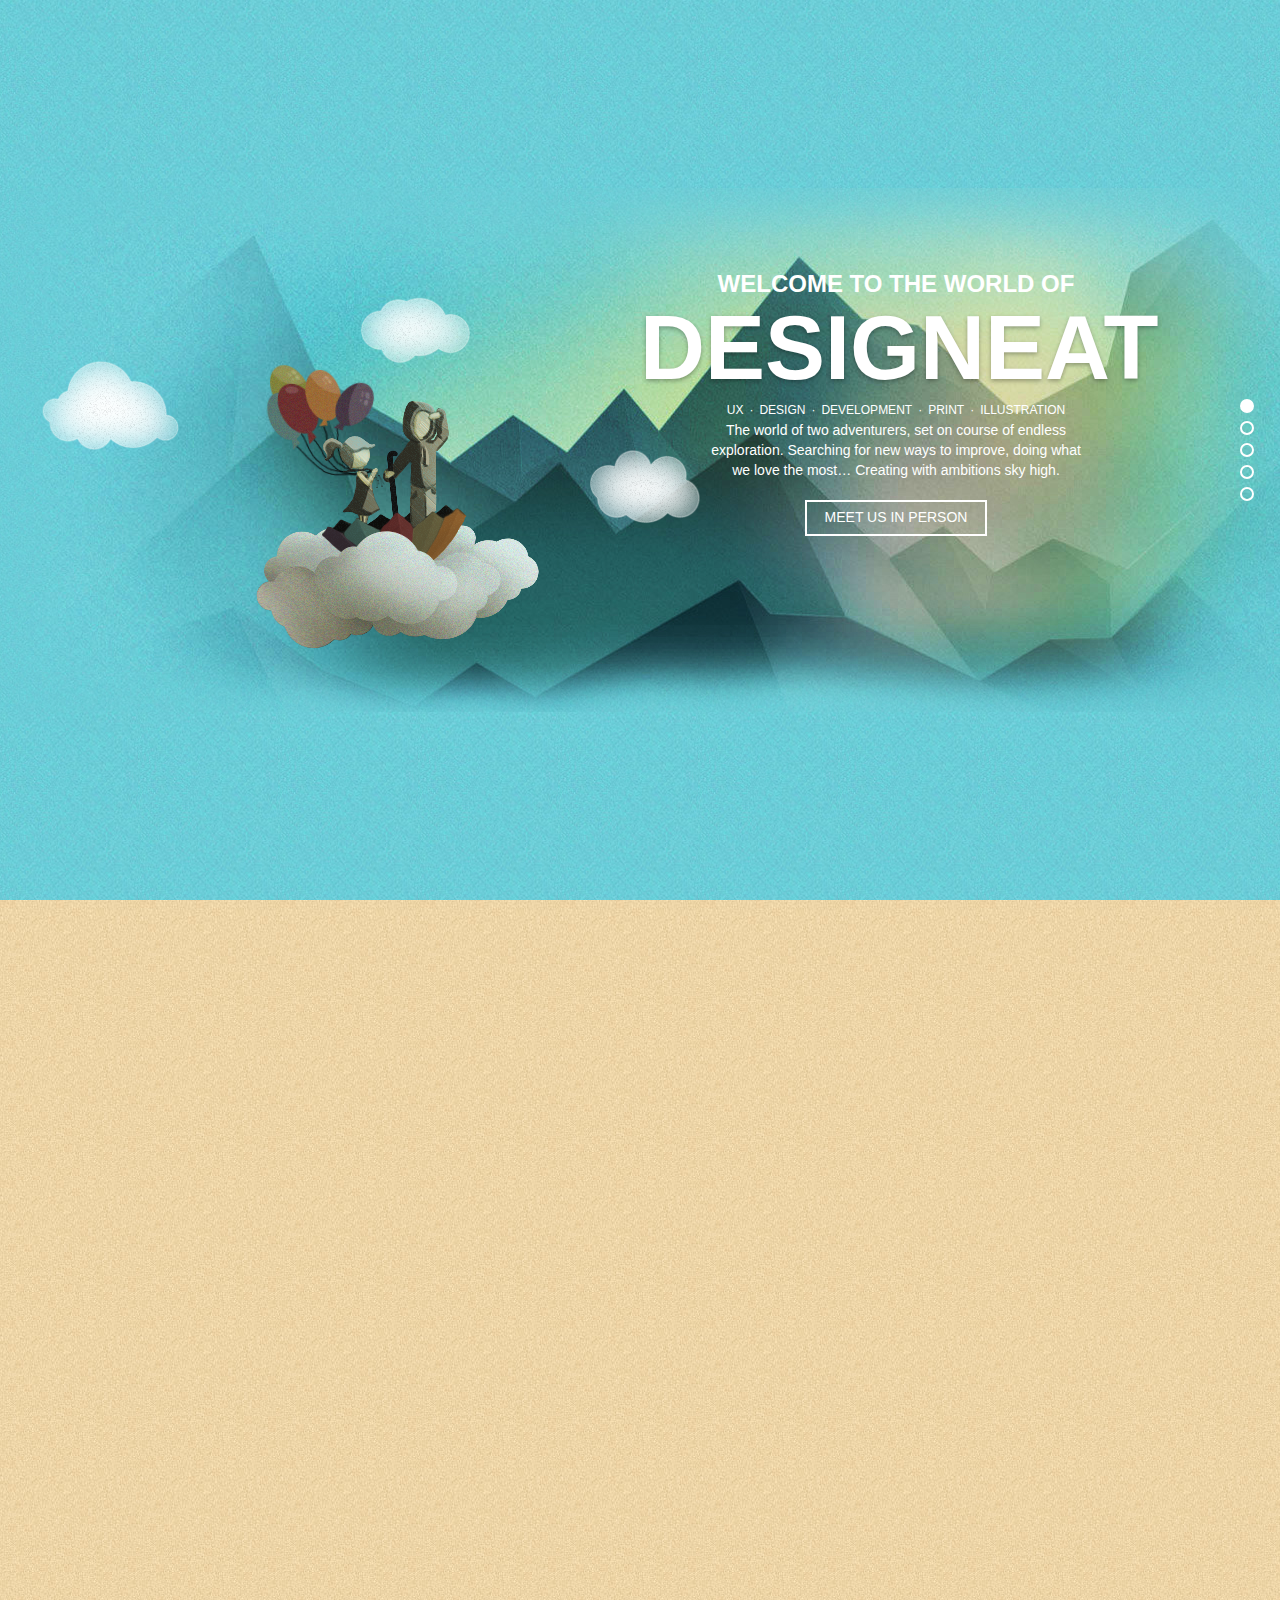
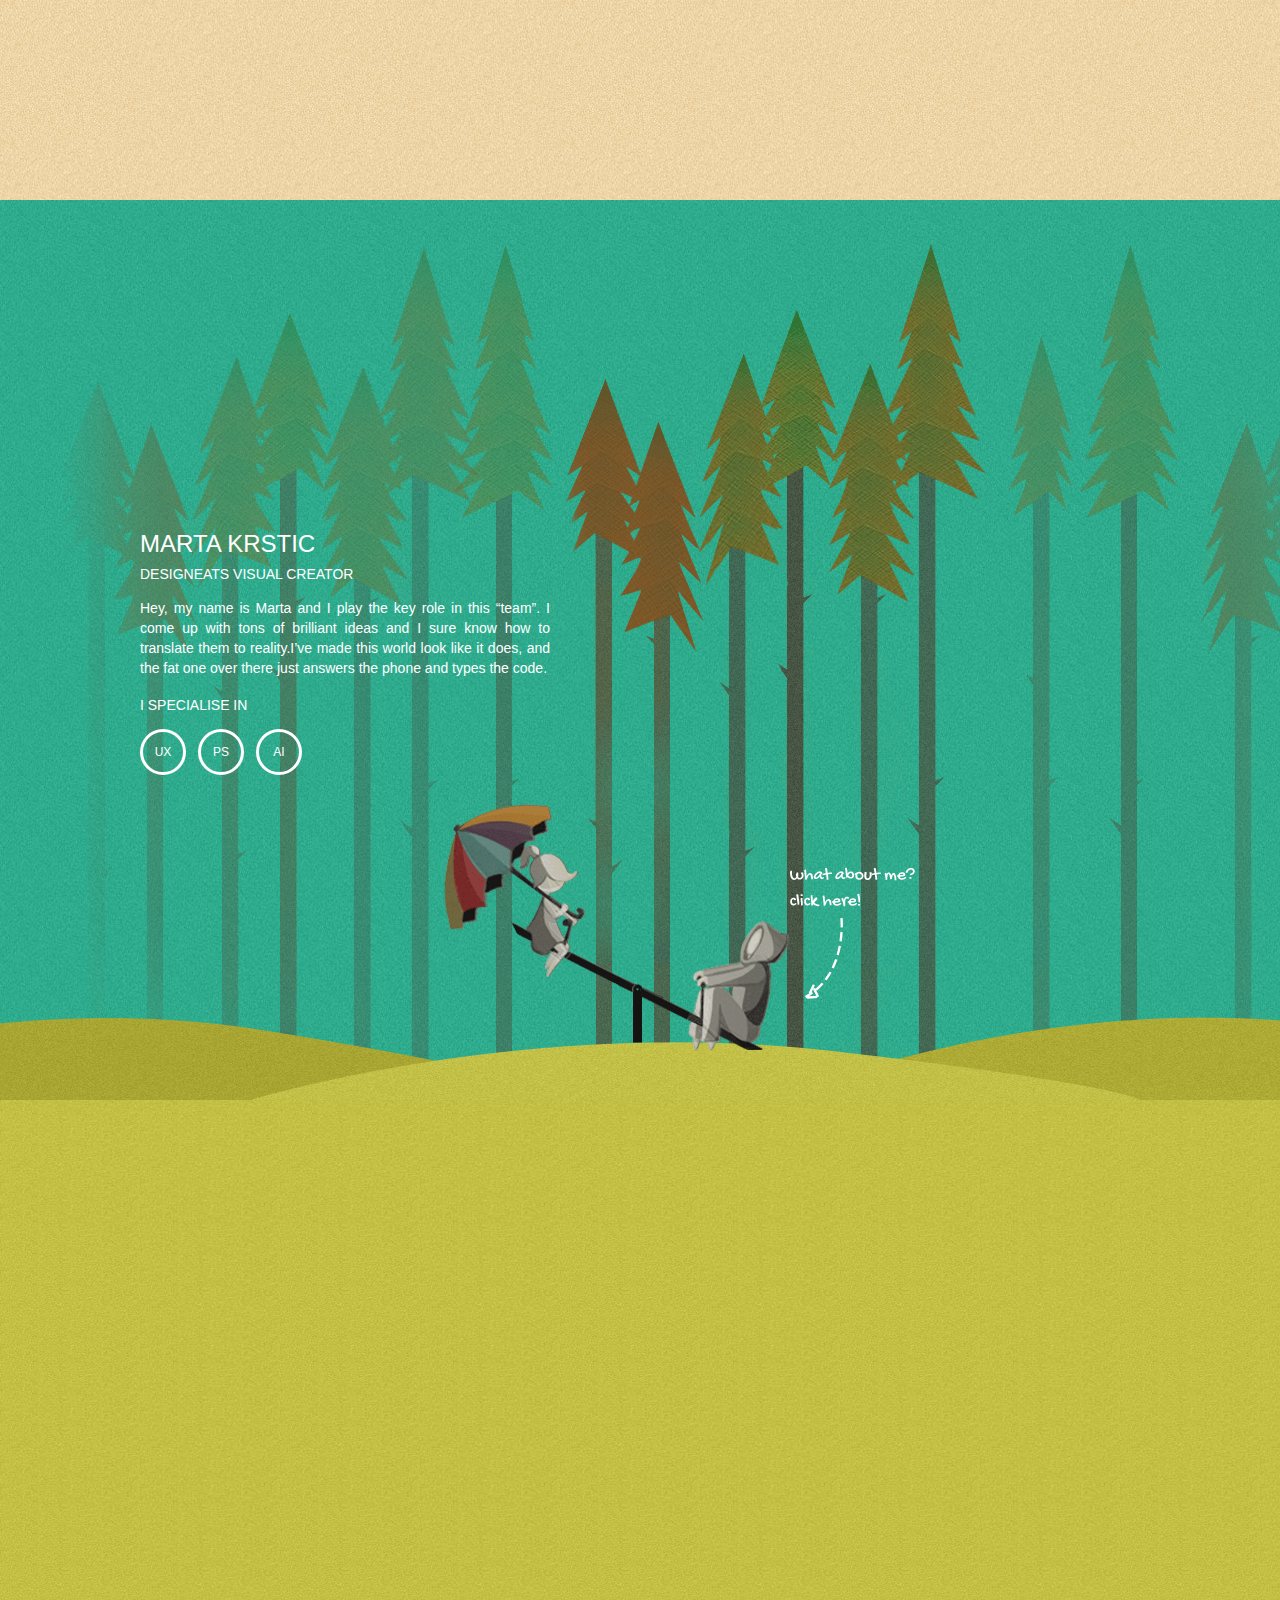
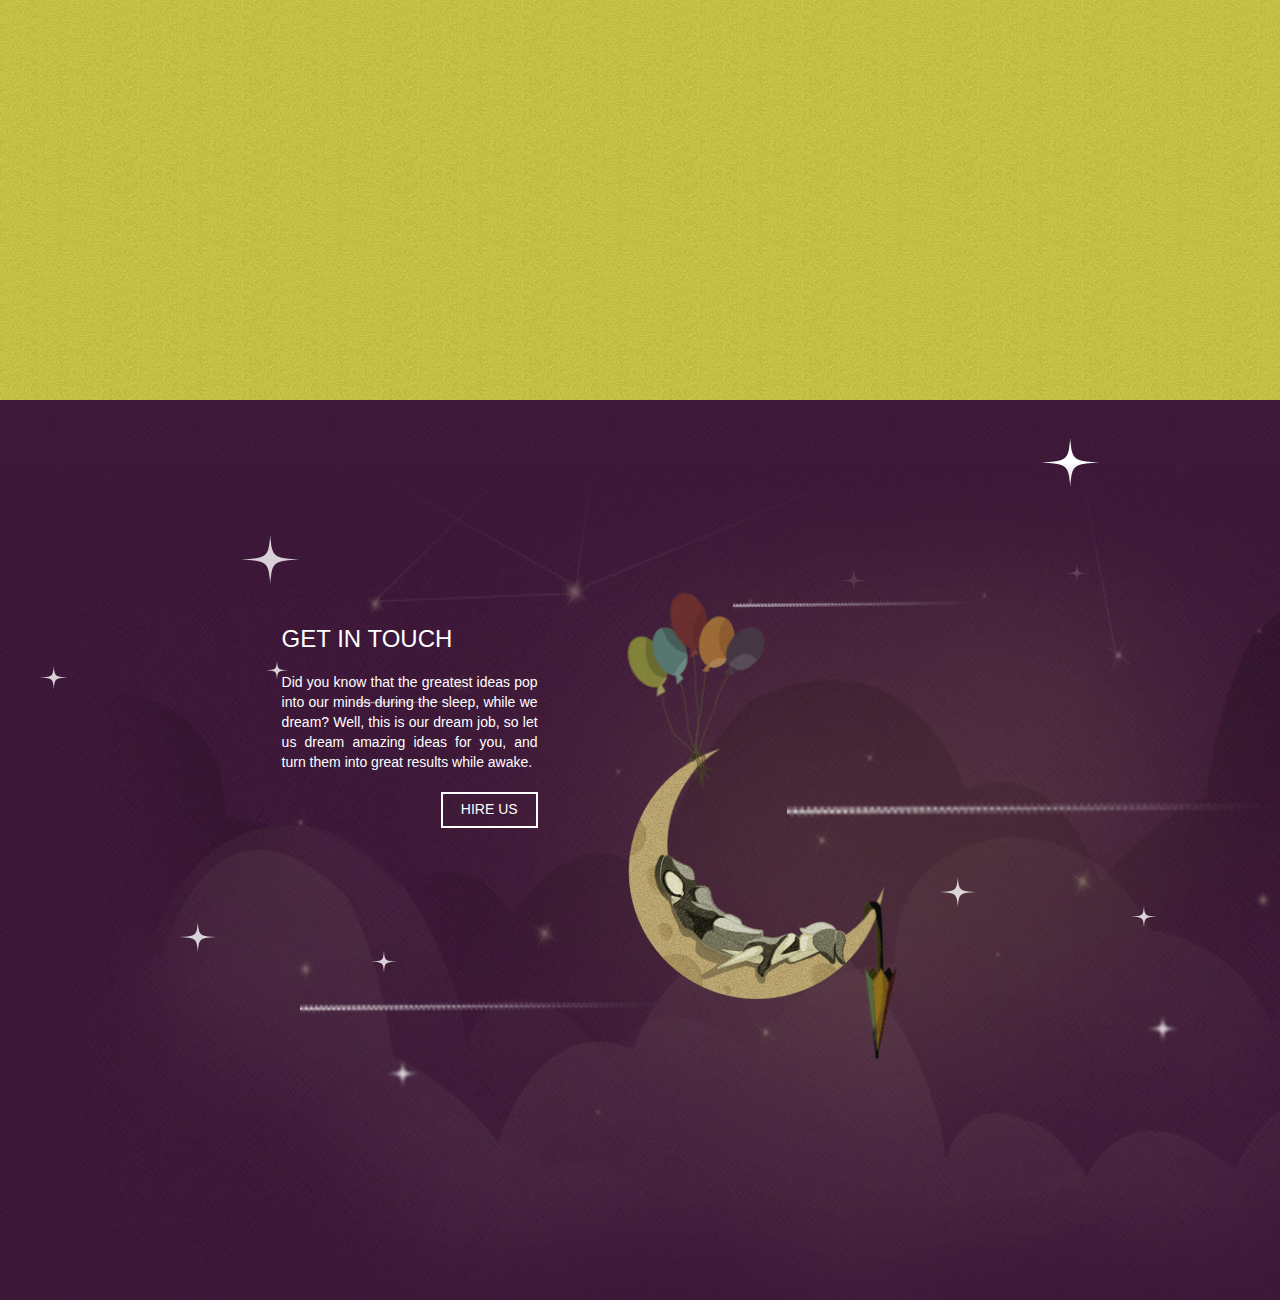
<file: designeat/index.html>
<!DOCTYPE html>
<html>
<head>
    <meta charset="utf-8">
    <meta http-equiv="X-UA-Compatible" content="IE=edge,chrome=1">
    <meta name="renderer" content="webkit">
    <title>designeat</title>
    <meta name="description" content=""/>
    <meta name="keywords" content=""/>
    <link rel="stylesheet" href="css/index.css" />
    
</head>

<body>
	
<span class="personFixed"></span>
<!-- 第一部分 -->
<section class="slide slide1">
	<div class="container">
		<img class="hill move" data-offset="2" src="images/home_cont_bg.png" alt="" draggable="false" />
		<div class="text">
			<h2>WELCOME TO THE WORLD OF</h2>
			<h1>DESIGNEAT</h1>
			<p><span>UX</span>·<span>DESIGN</span>·<span>DEVELOPMENT</span>·<span>PRINT</span>·<span>ILLUSTRATION</span></p>
			<p>
				The world of two adventurers, set on course of endless <br>
				exploration. Searching for new ways to improve, doing what<br>
				we love the most… Creating with ambitions sky high.
			</p>
			<a href="#" target="_blank">Meet us in person</a>
		</div>
		<span class="cloud1 move" data-offset="5"></span>
		<span class="cloud2 move" data-offset="4"></span>
		<span class="cloud3 move" data-offset="3"></span>
		<span class="person move" data-offset="6"></span>
	</div>
</section>

<!-- 第二部分 -->
<section class="slide slide2">
	<div class="list">
		<!--<ol>
			<li>
				<span>2010</span>
				<div class="txt">
					<p>Our first project ever! Ah, we were so young...</p>
					<p>But we learned a few tricks</p>
				</div>
			</li>
		</ol>-->
	</div>
</section>

<!-- 第三部分 -->
<section class="slide slide3">
	<div class="container">
		<img class="forest move" data-offset="2" src="images/trees-marta.png" width="1320" height="943" alt="" draggable="false" />
		<!-- 跷跷板 -->
		<div class="seesaw">
			<div class="inforL">
				<h2>Marta Krstic</h2>
				<h3>Designeats visual creator</h3>
				<p>Hey, my name is Marta and I play the key role in this “team”. I come up with tons of brilliant ideas and I sure know how to translate them to reality.I’ve made this world look like it does, and the fat one over there just answers the phone and types the code.</p>
				<h3>I specialise in</h3>
				<ul>
					<li>ux</li>
					<li>ps</li>
					<li>ai</li>
				</ul>
				
			</div>
			<div class="inforR hide">
				<h2>Bojan Joncic</h2>
				<h3>Designeats CEO DIRECTOR LEGEND</h3>
				<p>Hi there, my name is Bojan and I am the backbone of this “team”. I come up with, like, thousands of great ideas and I easily translate them to reality. Basically… I've made this world work, the fat one, over there, just answers the phone and plays with her pen.</p>
				<h3>I specialise in</h3>
				<ul>
					<li>Ux</li>
					<li>Html</li>
					<li>Css</li>
					<li>Js</li>
				</ul>
				
			</div>
		</div>
		<span class="seesawImg click2">
			<span class="clickR"></span>
			<span class="clickL"></span>
		</span>
	</div>
	<div class="bg"></div>
</section>

<!-- 第四部分 -->
<section class="slide slide4">
	<div class="container">
		<ul class="skill clearfix">
			<li>
				<span><img src="images/step1.png" width="89" height="88" draggable="false"/></span>
				<h3>Get the facts</h3>
				<p>Always trying to build around the data.</p>
			</li>
			<li>
				<span><img src="images/step2.png" width="89" height="88" draggable="false"/></span>
				<h3>Test the concept</h3>
				<p>The longer you stay on paper, the better design you end up with.</p>
			</li>
			<li>
				<span><img src="images/step3.png" width="89" height="88" draggable="false"/></span>
				<h3>Do the art</h3>
				<p>Oh, oh, here comes the fun part... Says Marta...</p>
			</li>
			<li>
				<span><img src="images/step4.png" width="89" height="88" draggable="false"/></span>
				<h3>Make it work</h3>
				<p>Make it work on a refrigerator, but I aint doing IE :)</p>
			</li>
			<li>
				<span><img src="images/step5.png" width="89" height="88" draggable="false"/></span>
				<h3>Push it live</h3>
				<p>Send our child into the world and listen to the audience.</p>
			</li>
		</ul>
	</div>
	<!-- 作品集合 -->
	<div class="worksWrap" style="display:none">
		<h3>Selected work</h3>
		<div class="worksBox">
			<ul>
				<!--<li>
					<a href="#" target="_blank"></a>
					<img src="images/musculus.jpg" alt="" draggable="false" />
					<div class="txt">
						<p>这是描述性文字</p>
						<a href="#"></a>
					</div>
				</li>-->
			</ul>
			<div class="scroll">
				<span></span>
			</div>
		</div>
		
	</div>
</section>


<!-- 第五部分  canvas写星空  css3星星、流星 -->
<section class="slide slide5">
	<div class="container">
		<img class="sky move" data-offset="2" src="images/contact_cont_bg.png" width="1600" height="880" draggable="false"/>
		<span class="person move" data-offset="3"></span>
		<div class="text">
			<h2>Get in touch</h2>
			<p>Did you know that the greatest ideas pop into our minds during the sleep, while we dream? Well, this is our dream job, so let us dream amazing ideas for you, and turn them into great results while awake.</p>
			<a href="#" target="_blank">Hire us</a>
		</div>
		<!-- 星星 -->
		<div class="starBox">
			<div class="star star1"></div>
			<div class="star star2"></div>
			<div class="star1 star3"></div>
			<div class="star star4"></div>
		</div>
		<!-- 流星 -->
		<div class="lx">
			<img src="images/lx.png" draggable="false" alt="" />
			<img src="images/lx.png" draggable="false" alt="" />
			<img src="images/lx.png" draggable="false" alt="" />
			<img src="images/lx.png" draggable="false" alt="" />
		</div>
	</div>
</section>

<!-- 列表 -->
<nav class="menu">
</nav>

<script src="js/unit.js"></script>
<script src="js/data.js"></script>
<script src="js/index.js"></script>

</body>
</html>
</file>
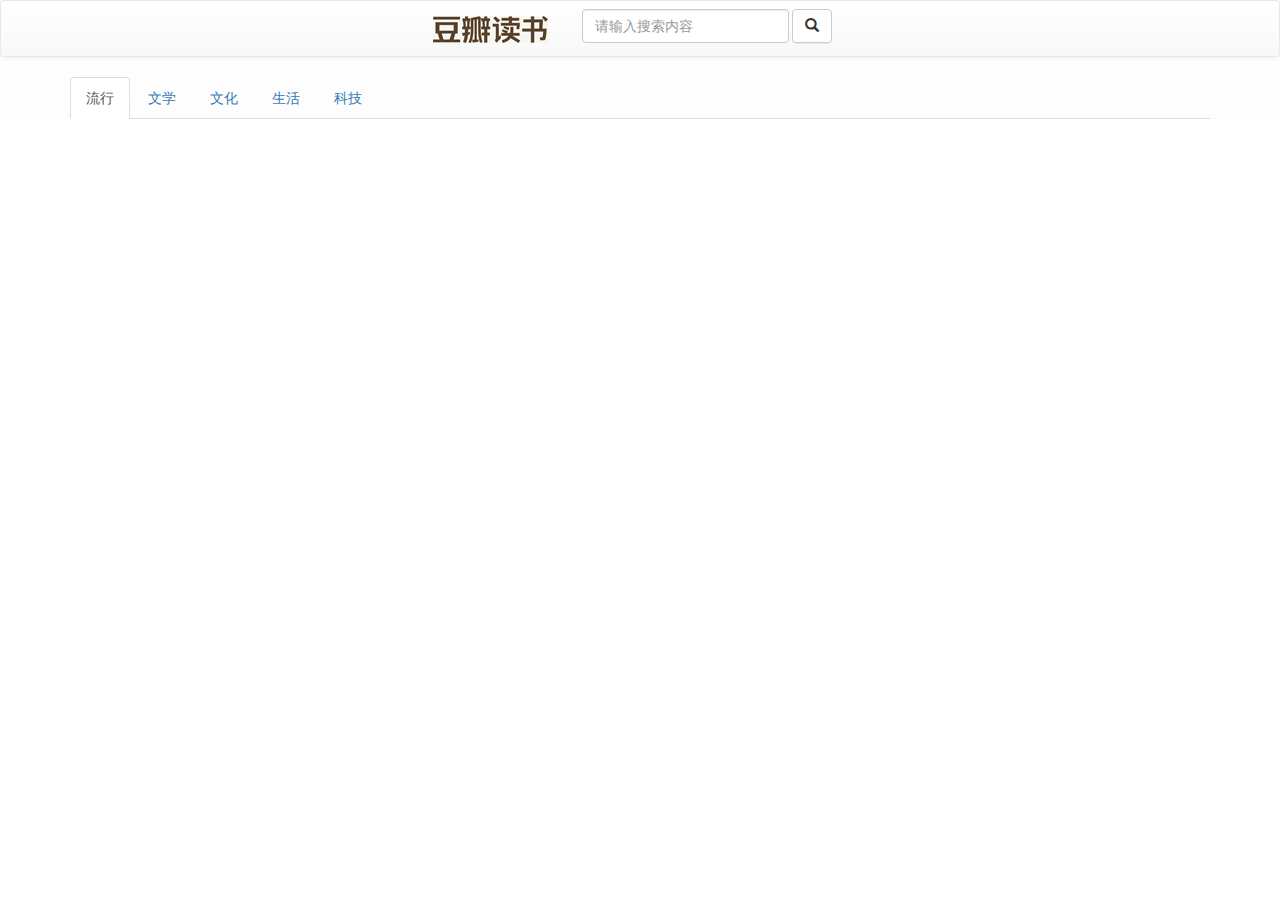
<file: douban/index.html>
<!DOCTYPE html>
<html>
	<head>
		<meta charset="UTF-8">
		<title></title>
		<link rel="stylesheet" type="text/css" href="css/bootstrap-theme.min.css"/>
		<link rel="stylesheet" type="text/css" href="css/bootstrap.min.css"/>
		<script src="js/tween.js" type="text/javascript" charset="utf-8"></script>
		<script src="js/jquery.min.js" type="text/javascript" charset="utf-8"></script>
		<script src="js/bootstrap.min.js" type="text/javascript" charset="utf-8"></script>
		<link rel="stylesheet" type="text/css" href="css/index.css"/>
	</head>
	<body>
		<nav class="navbar navbar-default text-center">
		  <div class="container-fluid display">
		    <div class=" display">
		      <a class="navbar-brand" href="book.douban.com">
		      	<img src="img/lg_book.png" id="sub-title"/>
		      </a>
		    </div>
		    <div class="collapse  display" id="bs-example-navbar-collapse-1">
		      <form class="navbar-form navbar-left search" role="search" >
		        <div class="form-group">
		          <input type="text" class="form-control text" placeholder="请输入搜索内容">
		        </div>
		        <button type="button" class="btn btn-default" id="submit">
		        	<span class="glyphicon glyphicon-search"></span>
		        </button>
		      </form>
		    </div>
		  </div>
		</nav>
		<section class="container">
			<ul class="nav nav-tabs">
			  <li role="presentation" class="active"><a href="javascipt:;">流行</a></li>
			  <li role="presentation"><a href="javascipt:;">文学</a></li>
			  <li role="presentation"><a href="javascipt:;">文化</a></li>
			  <li role="presentation"><a href="javascipt:;">生活</a></li>
			  <li role="presentation"><a href="javascipt:;">科技</a></li>
			</ul>
			<div class="inner">
				
			</div>
			<!--<div class="row">
			  <div class="col-md-4">
			    <div class="thumbnail">
			      <img src="" alt="...">
			      <div class="caption">
			        <h3 class="title">死亡笔记</h3>
			        <p>我是内容我是内容我是内容我是内容我是内容我是内容我是内容我是内容我是内容我是内容我是内容我是内容我是内容我是内容</p>
			        <p class="clearfix">
			        	<a href="#" class="btn btn-primary fr" role="button">了解详情</a>
			        </p>
			      </div>
			    </div>
			  </div>
			  <div class="col-md-4">
			    <div class="thumbnail">
			      <img src="..." alt="...">
			      <div class="caption">
			        <h3>Thumbnail label</h3>
			        <p>...</p>
			        <p><a href="#" class="btn btn-primary" role="button">Button</a> <a href="#" class="btn btn-default" role="button">Button</a></p>
			      </div>
			    </div>
			  </div>
			  <div class="col-md-4">
			    <div class="thumbnail">
			      <img src="..." alt="...">
			      <div class="caption">
			        <h3>Thumbnail label</h3>
			        <p>...</p>
			        <p><a href="#" class="btn btn-primary" role="button">Button</a> <a href="#" class="btn btn-default" role="button">Button</a></p>
			      </div>
			    </div>
			  </div>
			</div>-->
			
		</section>
		<div id="tip">
			<span>搜索查看更多</span>
		</div>
		<script src="js/index.js" type="text/javascript" charset="utf-8"></script>
	</body>
</html>
</file>
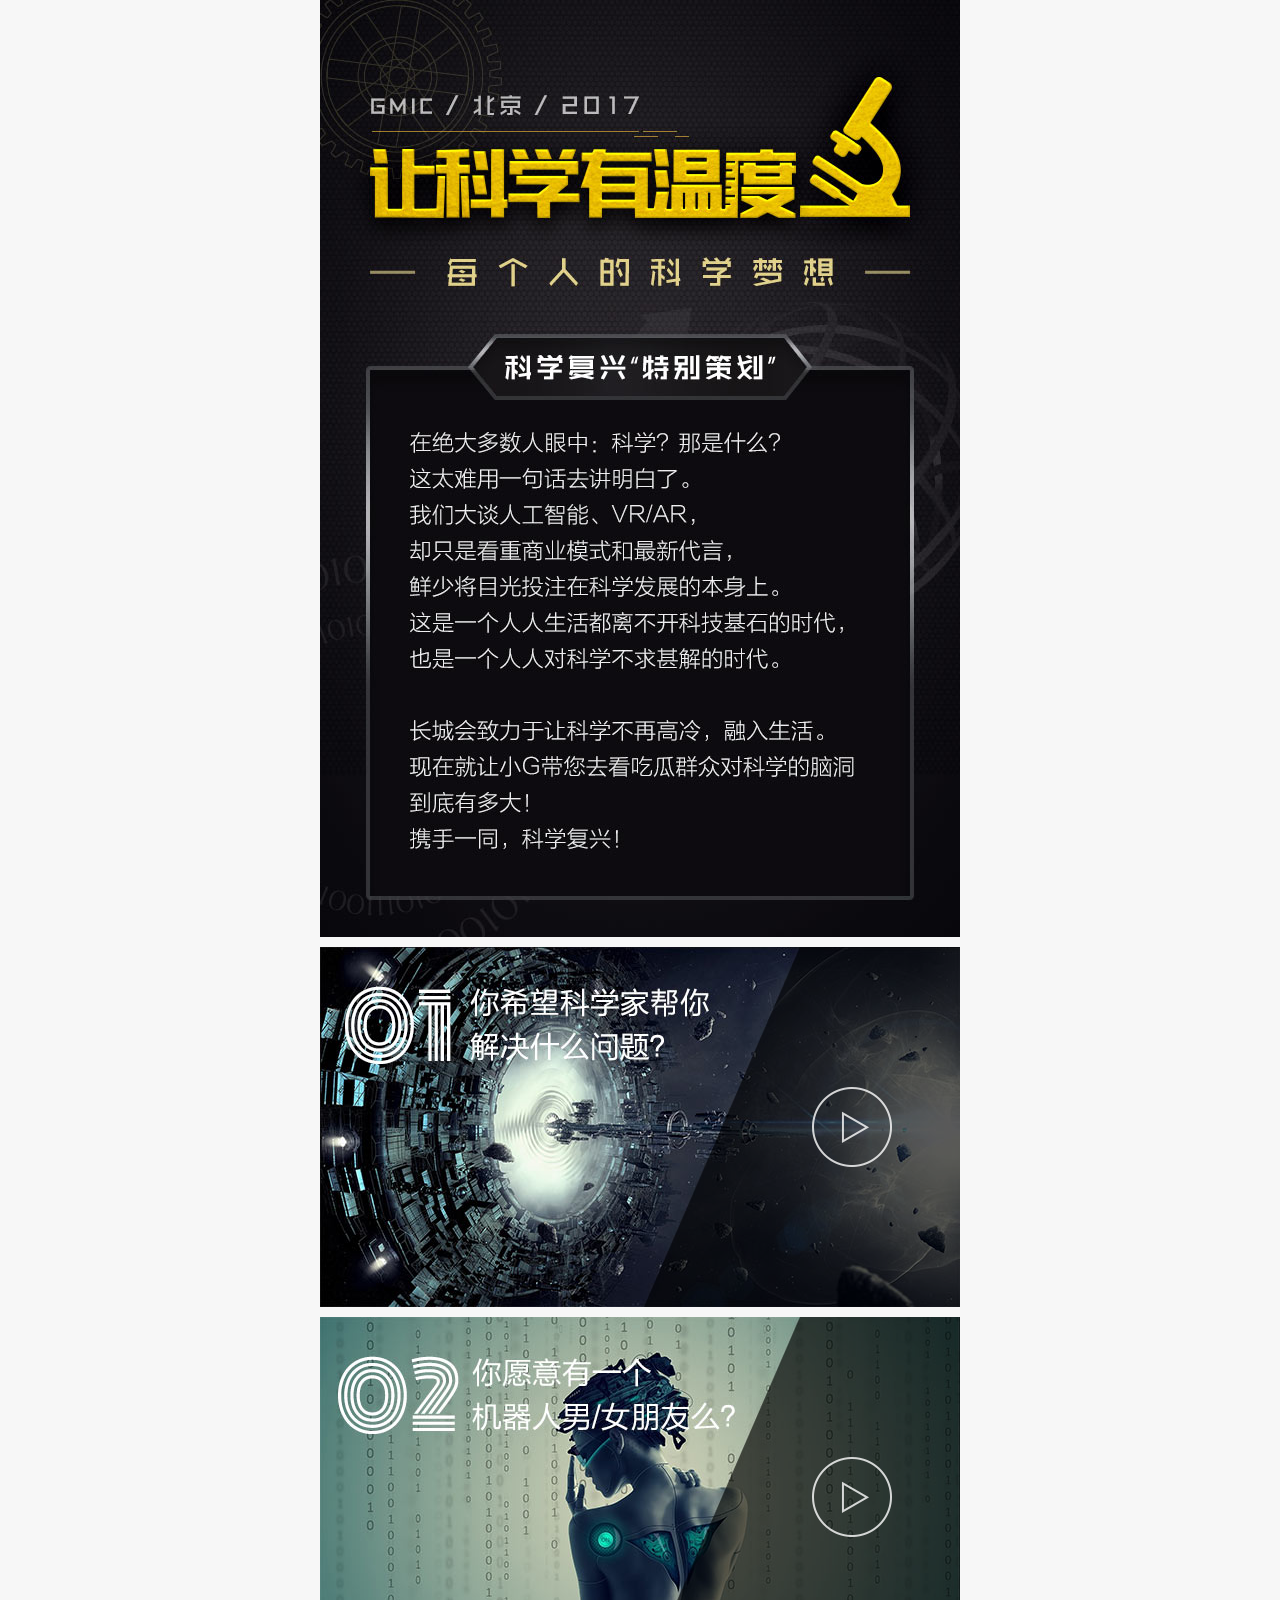
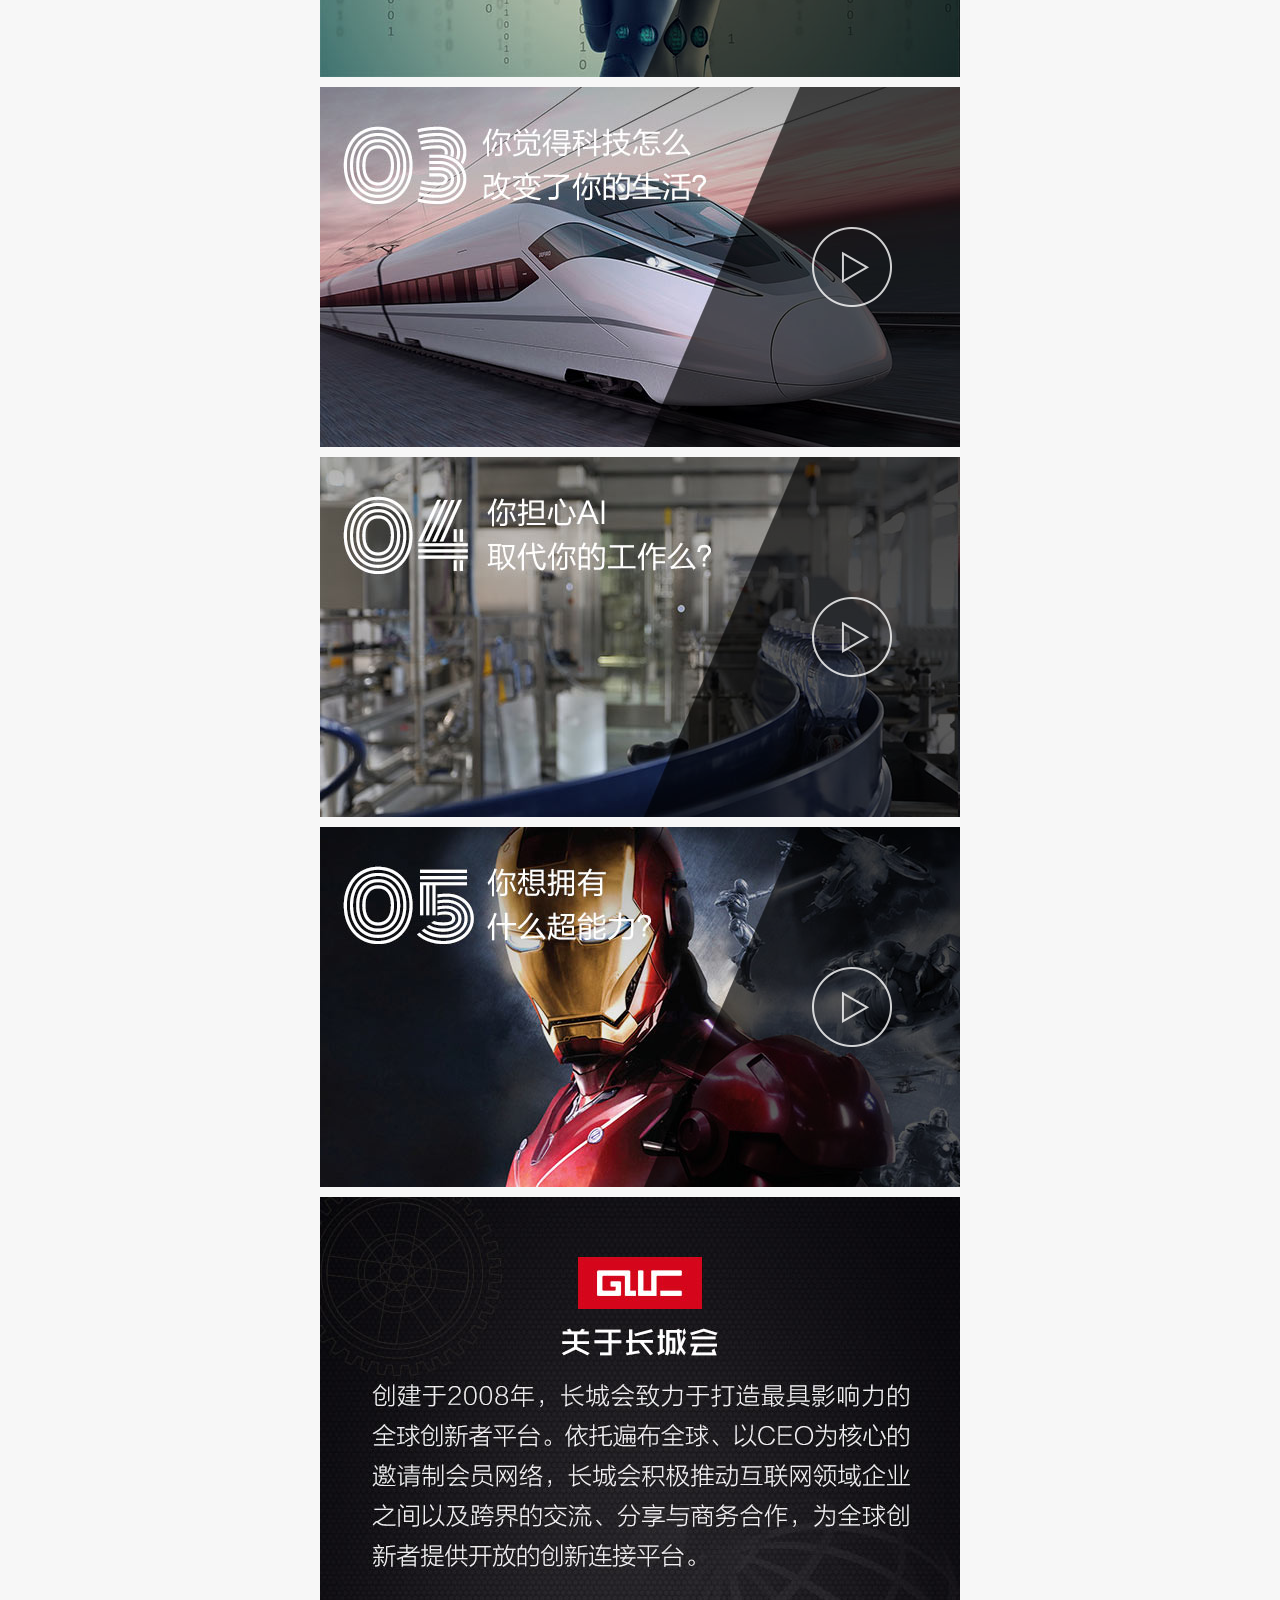
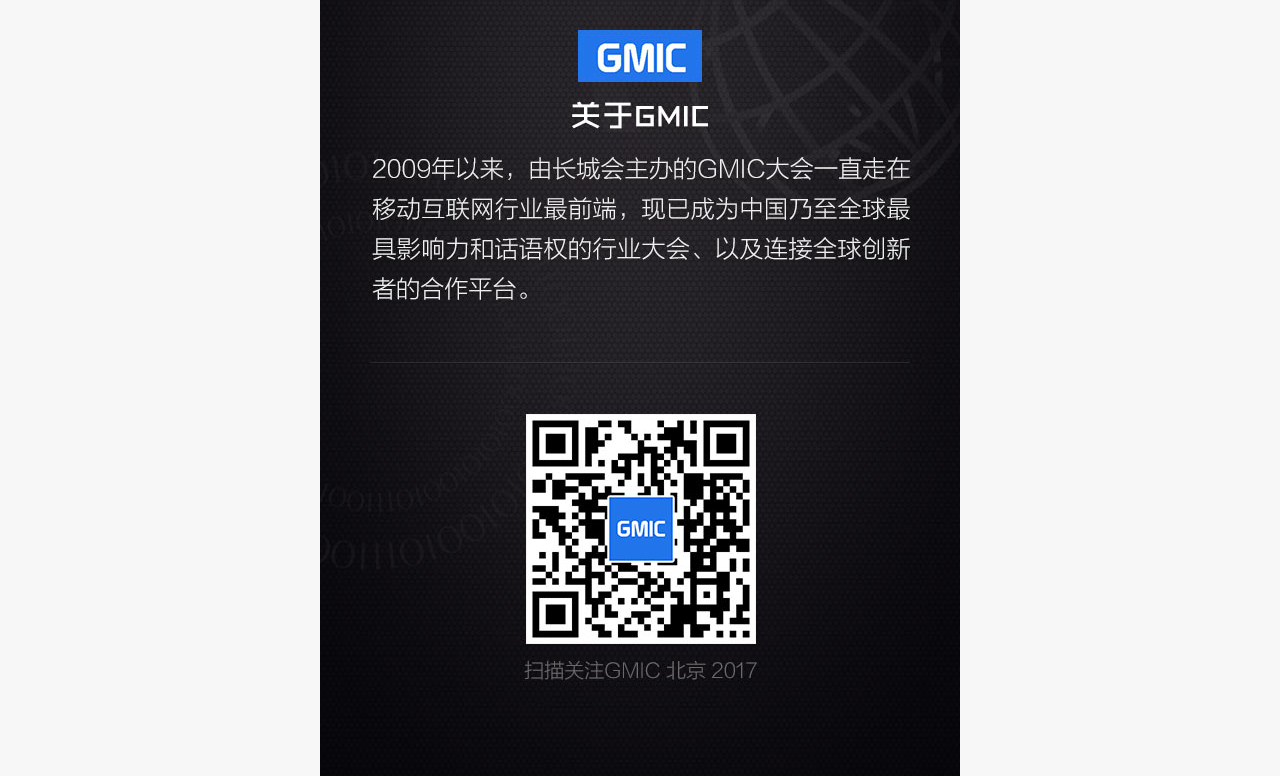
<file: gmictest/index.html>
<!DOCTYPE HTML>
<html>

	<head>
		<meta charset="utf-8">
		<meta name="viewport" content="width=640, user-scalable=no" />
		<title>让科学有温度</title>
		<link rel="stylesheet" type="text/css" href="css/index.css" />
	</head>

	<body>
		<div class="wrap">
			<div class="cover">
				<div class="bg"></div>
				<div class="share"></div>
			</div>
			<!-- 卡片1 -->
			<div class="section chapter1">
				<div class="video_btn" data-video="./video/shipin1.mp4"></div>
			</div>
			<!-- 卡片2 -->
			<div class="section chapter2">
				<div class="video_btn" data-video="./video/shipin2.mp4"></div>
			</div>
			<!-- 卡片3 -->
			<div class="section chapter3">
				<div class="video_btn" data-video="./video/shipin3.mp4"></div>
			</div>
			<!-- 卡片4 -->
			<div class="section chapter4">
				<div class="video_btn" data-video="./video/shipin4.mp4"></div>
			</div>
			<!-- 卡片5 -->
			<div class="section chapter5">
				<div class="video_btn" data-video="./video/shipin5.mp4"></div>
			</div>
			<!-- 封底 -->
			<div class="backcover">
				<img class="bg" src="image/bg2.jpg" />
			</div>

		</div>
		<div class="video_wrap">
			<div class="video_close">&times;</div>
			<video class="video" src="" controls="controls"></video>
		</div>
		<div class="loading" style="display: none;">
			<div class="loader-inner ball-scale-ripple">
				<div></div>
			</div>
		</div>
		<div class="wapShareWrap">
			<div class="wapShareLayout"></div>
		</div>
		<script src="js/jquery.min.js" type="text/javascript" charset="utf-8"></script>
		<script src="js/index.js" type="text/javascript" charset="utf-8"></script>
		<script src="http://res.wx.qq.com/open/js/jweixin-1.0.0.js"></script>
		<script>
			//分享
			var shareImgUrl = "http://case.geek-scorpion.com/abc/image/bg1.jpg";
			var shareLinkUrl = "http://case.geek-scorpion.com/gmictest/H5/index.html";
			var url = encodeURIComponent(window.location.href);
			//配置
			$.ajax({
				type: "post",
				dataType: "json",
				url: "http://library.geek-scorpion.com/Hesi/jssdk",
				data: {
					url: url
				},
				success: function(result) {
					console.dir(result);
					callback(result);
				}
			});

			function callback(config) {
				wx.config(config);
				wx.ready(function() {
					wx.onMenuShareAppMessage({
						title: '让科学有温度',
						desc: 'GMIC特别策划之每个人的科学梦想',
						link: shareLinkUrl,
						imgUrl: shareImgUrl
					});
					wx.onMenuShareTimeline({
						title: '让科学有温度',
						link: shareLinkUrl,
						imgUrl: shareImgUrl
					});
				});
			}
		</script>
	</body>

</html>
</file>
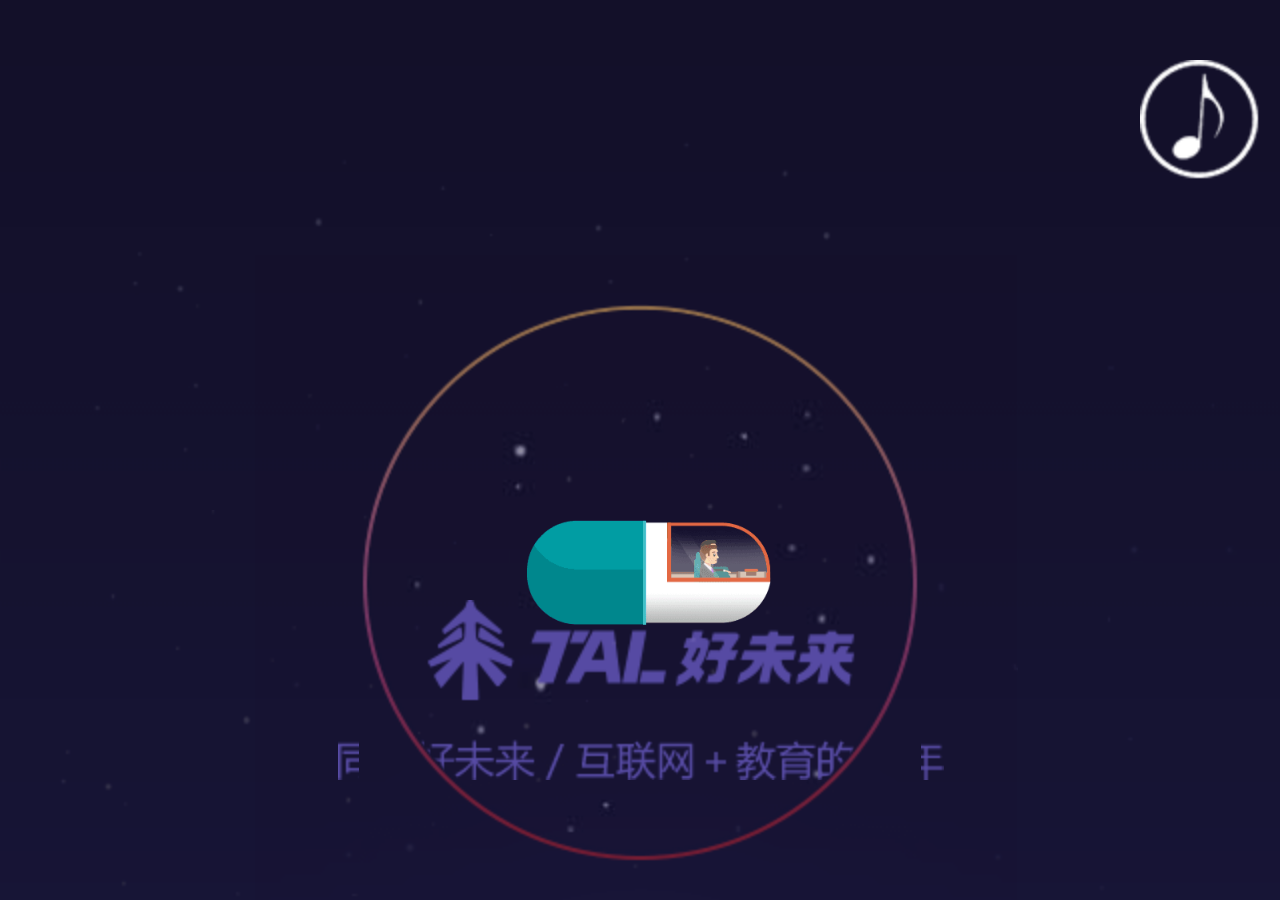
<file: good future/index.html>
<!DOCTYPE html>
<html>

	<head>
		<meta charset="UTF-8">
		<meta name="viewport" content="width=device-width,initial-scale=1,minimum-scale=1,maximum-scale=1,user-scalable=no" />
		<title></title>
		<link rel="stylesheet" type="text/css" href="css/reset.css" />
		<link rel="stylesheet" type="text/css" href="css/index.css" />
		<link rel="stylesheet" type="text/css" href="css/animation.css" />
		<script type="text/javascript">
			(function() {
				var html = document.documentElement;
				html.style.fontSize = html.clientWidth / 16 + "px";
			})();
		</script>
	</head>

	<body>

		<section class="wrap">
			<!--loading页面-->
			<div id="page1" class="loadingpage">
				<div class="page1_ball">
					<div class="page1_ballCover"></div>
					<div class="page1_ballBg"></div>
				</div>
				<div class="logo"></div>
			</div>
			<!--ship-->
			<div id="ship" class="animate" data-animation='flyIng' data-delay='0s' data-duration='1.5s' data-loop='0' data-direction="alternate">
				<div></div>
			</div>

			<div id="pageTip"></div>
			<!--timeline-->
			<div id="timeline" class="timeline">
				<div id="timebox" class="timebox">
					<div id="timeShip" class="timeShip"></div>
					<div id="tline" class="tline"></div>
					<ul id="timeYear" class="timeYear">
						<li id="y2003">
							<span></span> <strong>2003</strong>
						</li>
						<li id="y2005">
							<span></span> <strong>2005</strong>
						</li>
						<li id="y2008">
							<span></span>
							<strong>2008</strong>
						</li>
						<li id="y2010">
							<span></span>
							<strong>2010</strong>
						</li>
						<li id="y2013">
							<span></span>
							<strong>2013</strong>
						</li>
						<li id="y2014">
							<span></span>
							<strong>2014</strong>
						</li>
						<li id="y2015">
							<span></span>
							<strong>2015</strong>
						</li>
					</ul>
				</div>
			</div>
			<!--page2-->
			<div id="page2" class="page">
				<div id="stars2" class="animate" data-animation='fadeFlash' data-timing="linear" data-delay='0.6s' data-duration='0.7s' data-loop='0' data-direction="alternate"></div>
				<div id="stars1" class="animate" data-animation='fadeFlash' data-delay='0.9s' data-duration='1.1s' data-loop='0' data-direction="alternate"></div>

				<div id="s1" class="animate" data-animation='slideLR' data-delay='0s' data-duration='5s' data-loop='0'></div>
				<div id="s2" class="animate" data-animation='slideLR' data-delay='1s' data-duration='9s' data-loop='0'></div>
				<div id="s3" class="animate" data-animation='slideLR' data-delay='0.5s' data-duration='7s' data-loop='0'></div>
				<div id="s4" class="animate" data-animation='slideLR' data-delay='2s' data-duration='10s' data-loop='0'></div>

				<div id="buttonStart" class="animate" data-animation='fadeFlash05' data-delay='0s' data-duration='1s' data-loop='0' data-direction="alternate"></div>
			</div>
			<!--page3-->
			<div id="page3" class="page">
				<div id="stars2" class="animate" data-animation='fadeFlash' data-timing="linear" data-delay='0.6s' data-duration='0.7s' data-loop='0' data-direction="alternate"></div>
				<div id="stars1" class="animate" data-animation='fadeFlash' data-delay='0.9s' data-duration='1.1s' data-loop='0' data-direction="alternate"></div>
				<div id="shipTop"></div>
				<div id="backTit" class="animate" data-animation='fadeFlash05' data-delay='0s' data-duration='1s' data-loop='0' data-direction="alternate"></div>
				<div id="numbox" class="animate" data-animation='flash' data-delay='0s' data-duration='1s' data-loop='0' data-direction="alternate"></div>
				<div id="num1" class="n2"></div>
				<div id="num2" class="n0"></div>
				<div id="num3" class="n1"></div>
				<div id="num4" class="n5"></div>
				<div id="shipCover"></div>
				<div id="starbox">
					<div id="p3s1" class="animate" data-animation='slideCS1' data-timing='ease-in-out' data-delay='0s' data-duration='3s' data-loop='0'></div>
					<div id="p3s2" class="animate" data-animation='slideCS2' data-timing='ease-in-out' data-delay='1s' data-duration='4s' data-loop='0'></div>
					<div id="p3s3" class="animate" data-animation='slideCS3' data-timing='ease-in-out' data-delay='0.5s' data-duration='2s' data-loop='0'></div>
					<div id="s4" class="animate" data-animation='slideCS4' data-timing='ease-in-out' data-delay='2s' data-duration='5s' data-loop='0'></div>
				</div>
			</div>
			<!--page4-->
			<div id="page4" class="page">
				<div id="p4top"></div>
				<div id="computer" class="animate" data-animation='bounceInDown' data-delay='1s' data-duration='1.5s'>
					<div id="mouse" class="animate" data-animation='mouseMove' data-delay='2.5s' data-duration='1s'></div>
					<div id="link">aoshu.com</div>
				</div>
				<div id="p4Tit1" class="animate" data-animation='bounceInLeft' data-delay='0s' data-duration='1.5s'></div>
				<div id="p4Tit2" class="animate" data-animation='bounceInRight' data-delay='0.5s' data-duration='1.5s'></div>
			</div>

			<!--page5-->
			<div id="page5" class="page">
				<div id="p5b1"></div>
				<div id="p5b2"></div>

				<div id="p5cs0">
					<div id="p5cs0t1" class="animate" data-animation='bounceInLeft' data-delay='0s' data-duration='1.5s'></div>
					<div id="p5cs1t2" class="animate" data-animation='bounceInRight' data-delay='0.5s' data-duration='1.5s'></div>
					<div id="p5cs0t3" class="animate" data-animation='bounceIn' data-delay='3s' data-duration='1.5s'></div>
					<div id="p5cs0Tbox" class="animate" data-animation='bounceInUp' data-delay='1s' data-duration='1.5s'>
						<div id="p5cs0Th1" class="animate" data-animation='handRotate' data-delay='0.5s' data-duration='1s' data-loop='0' data-direction="alternate"></div>
					</div>
					<div id="touyingyi"></div>
					<div id="blackbords1"></div>
					<div id="p5cs0students" class="animate" data-animation='bounceInUp' data-delay='1.5s' data-duration='1.5s'>
						<div id="p5cs0s1" class="animate" data-animation='handRotate1' data-delay='0.5s' data-duration='1s' data-loop='0' data-direction="alternate"></div>
						<div id="p5cs0s2" class="animate" data-animation='handRotate2' data-delay='0.5s' data-duration='1s' data-loop='0' data-direction="alternate"></div>
						<div id="p5cs0s3" class="animate" data-animation='handRotate3' data-delay='0.5s' data-duration='0.5s' data-loop='0' data-direction="alternate"></div>
					</div>
				</div>

				<div id="p5t1" class="animate" data-animation='bounceInLeft' data-delay='5.5s' data-duration='1.5s'></div>
				<div id="p5cs1" style="display:none;">

					<div id="p5csa3"></div>
					<div id="touyingyi2"></div>
					<!-- 1.0 -->
					<div id="p5csa1" class="animate" data-animation='bounceInRight' data-delay='6s' data-duration='1.5s'></div>
					<div id="p5csa6" class="animate" data-animation='fadeIn' data-delay='8s' data-duration='0.5s'>
						<div id="p5t" class="animate" data-animation='handMove' data-delay='10.5s' data-duration='1s' data-loop='0' data-direction="alternate"></div>
					</div>
					<div id="p5csa7" class="animate" data-animation='fadeIn' data-delay='7.5s' data-duration='0.5s'></div>
					<div id="p5csa8" class="animate" data-animation='fadeIn' data-delay='8s' data-duration='0.5s'></div>
					<!-- 2.0 -->
					<div id="p5csa2" class="animate" data-animation='bounceInRight' data-delay='9.5s' data-duration='1.5s'></div>
					<div id="p5csa9" class="animate" data-animation='fadeIn' data-delay='10.5s' data-duration='0.5s' data-duration='1s'></div>
					<div id="p5csa10" class="animate" data-animation='handMove3' data-delay='10.5s' data-duration='1s' data-loop='0' data-direction="alternate"></div>
					<div id="p5csa5" class="animate" data-animation='fadeIn' data-delay='10.5s' data-duration='1s' data-loop='0' data-direction="alternate"></div>
				</div>
				<!-- 3.0 -->
				<div id="p5cs3" style="display:none;">
					<div id="p5csa3a1" class="animate" data-animation='bounceInRight' data-delay='13.5s' data-duration='1.5s'></div>
					<div id="p5csa3a2" class="animate" data-animation='fadeInUp' data-delay='13.5s' data-duration='0.5s'>
						<div id="p5csa3a3" class="animate" data-animation='fadeIn' data-delay='16s' data-duration='0.5s'></div>
					</div>
					<div id="p5csa3a4">
						<div id="cs3line" class="animate" data-animation='fadeIn' data-delay='16s' data-duration='0.5s'></div>
					</div>
					<div id="p5csa3a5" class="animate" data-animation='handClick' data-delay='15.5s' data-duration='0.5s'></div>
				</div>
			</div>

			<!--page6-->
			<div id="page6" class="page">
				<div id="p6bg1"></div>
				<div id="p6T1" class="animate" data-animation='bounceInLeft' data-delay='0s' data-duration='1.5s'></div>
				<div id="p6T2" class="animate" data-animation='bounceInRight' data-delay='0.5s' data-duration='1.5s'></div>
				<div id="p6p1">
					<div id="p6p1a1" class="animate" data-animation='bounceInDown' data-delay='1s' data-duration='1s'></div>
					<div id="p6p1a2" class="animate" data-animation='bounceInDown' data-delay='2s' data-duration='1s'></div>
				</div>
				<div id="p6p2">
					<div id="p6p2a1" class="animate" data-animation='flipInY' data-delay='5s' data-duration='1s'></div>
					<div id="p6p2a2"></div>
				</div>
			</div>

			<!--page7-->
			<div id="page7" class="page">
				<div id="p7t1" class="animate" data-animation='bounceInLeft' data-delay='0s' data-duration='1.5s'></div>
				<div id="p7a1"></div>
				<div id="p7t2" class="animate" data-animation='bounceInRight' data-delay='0.5s' data-duration='1.5s'></div>
				<div id="p7people" class="animate" data-animation='fadeIn' data-delay='1s' data-duration='1s'>
					<div id="p7p"></div>
					<div id="p7ph1" class="animate" data-animation='handRotate1' data-delay='0s' data-duration='1s' data-loop='0' data-direction="alternate"></div>
					<div id="p7ph2" class="animate" data-animation='handRotate3' data-delay='0s' data-duration='1s' data-loop='0' data-direction="alternate"></div>
				</div>
				<div id="p7l1" class="animate" data-animation='flash' data-delay='2s' data-duration='1s'></div>
				<div id="p7l3" class="animate" data-animation='flash' data-delay='2s' data-duration='1s'></div>
				<div id="p7l2" class="animate" data-animation='flash' data-delay='2s' data-duration='1s'></div>
			</div>

			<!--page8-->
			<div id="page8" class="page">
				<div id="p8t1" class="animate" data-animation='bounceInLeft' data-delay='0s' data-duration='1.5s'></div>
				<div id="p8t2" class="animate" data-animation='bounceInRight' data-delay='0.5s' data-duration='1.5s'></div>
				<div id="p8s1" class="animate" data-animation='starjello2' data-delay='1s' data-duration='1.5s'></div>
				<div id="p8s2"></div>
				<div id="p8ss1" class="p8stars" style="display:none;"></div>
				<div id="p8ss2" class="p8stars" style="display:none;"></div>
				<div id="p8ss3" class="p8stars" style="display:none;"></div>
				<div id="p8ss4" class="p8stars" style="display:none;"></div>
				<div id="p8ss5" class="p8stars" style="display:none;"></div>
			</div>

			<!--page9-->
			<div id="page9" class="page">
				<div id="p9bg"></div>

				<div id="p9t1" class="animate" data-animation='bounceInLeft' data-delay='0s' data-duration='1.5s'></div>
				<div id="p9t2" class="animate" data-animation='bounceInRight' data-delay='0.5s' data-duration='1.5s'></div>

				<div id="p9a1" class="animate" data-animation='jiaohua' data-delay='2s' data-duration='1s'></div>
				<div id="p9s2" class="animate" data-animation='water' data-delay='3s' data-duration='0.2s' data-loop="0" data-timing="steps(1)"></div>
				<div id="p9a3" class="animate" data-animation='flower' data-delay='4.5s' data-duration='0.5s'></div>

				<div id="p9land"></div>
				<div id="p9tree1" class="animate" data-animation='flowerGrow' data-delay='3s' data-duration='1s'>
					<div></div>
				</div>
				<div id="p9tree3" class="animate" data-animation='flowerGrow' data-delay='3s' data-duration='1s'>
					<div></div>
				</div>
				<div id="p9tree2" class="animate" data-animation='flowerGrow' data-delay='3s' data-duration='1s'>
					<div></div>
				</div>
			</div>
			
			<!--page10-->
			<div id="page10" class="page">
				<div id="p10t1" class="animate" data-animation='bounceInLeft' data-delay='0s' data-duration='1.5s'></div>
				<div id="p10t2" class="animate" data-animation='bounceInRight' data-delay='0.5s' data-duration='1.5s'></div>
				<div id="p10star" class="animate" data-animation='bounceIn' data-delay='1s' data-duration='0.5s'></div>
				<div id="p10s1" class="animate" data-animation='fadeInDown' data-delay='2.5s' data-duration='0.5s'></div>
				<div id="p10a1">

					<div id="paper1" class="paper animate" data-animation='paperDown' data-delay='2.5s' data-duration='3.3s' data-loop='0'></div>
					<div id="paper2" class="paper animate" data-animation='paperDown' data-delay='3.5s' data-duration='4.3s' data-loop='0'></div>
					<div id="paper3" class="paper animate" data-animation='paperDown' data-delay='3s' data-duration='5s' data-loop='0'></div>
					<div id="paper4" class="paper animate" data-animation='paperDown' data-delay='2.7s' data-duration='5.3s' data-loop='0'></div>
					<div id="paper5" class="paper animate" data-animation='paperDown' data-delay='3.3s' data-duration='3.7s' data-loop='0'></div>
					<div id="paper6" class="paper animate" data-animation='paperDown' data-delay='2s' data-duration='3.5s' data-loop='0'></div>
					<div id="paper7" class="paper animate" data-animation='paperDown' data-delay='2.4s' data-duration='5.5s' data-loop='0'></div>

				</div>
				<div id="p10p1" class="animate" data-animation='bounceInDown' data-delay='1s' data-duration='1s'></div>
				<div id="p10p2" class="animate" data-animation='bounceInDown' data-delay='1.5s' data-duration='1s'></div>
				<div id="p10p3" class="animate" data-animation='bounceInDown' data-delay='2s' data-duration='1s'></div>
				<div id="p10L1" class="animate" data-animation='flash' data-delay='2.5s' data-duration='0.5s' data-loop='0'></div>
				<div id="p10L2" class="animate" data-animation='flash' data-delay='2.5s' data-duration='0.5s' data-loop='0'></div>
			</div>
			
			<!--page11-->
			<div id="page11" class="page">
				<div id="box0"></div>
				<div id="box1"></div>
				<div id="box2" class="animate" data-animation='bounceInLeft' data-delay='0s' data-duration='1.5s'></div>
				<div id="box3" class="animate" data-animation='bounceInRight' data-delay='0.5s' data-duration='1.5s'></div>
				<div id="box4" class="animate" data-animation='bounceIn' data-delay='1s' data-duration='1s'>
					<div id="box5" class="animate" data-animation='bounceIn' data-delay='5s' data-duration='1.5s'></div>
					<div id="box6" class="animate" data-animation='bounceIn' data-delay='5s' data-duration='1.5s'></div>
				</div>
				<div id="box7" class="animate" data-animation='bounceIn' data-delay='1.5s' data-duration='1s'></div>
				<div id="box8" class="animate" data-animation='bounceIn' data-delay='2s' data-duration='1s'></div>
				<div id="box9" class="animate" data-animation='bounceIn' data-delay='2.5s' data-duration='1s'></div>
				<div id="box10" class="animate" data-animation='bounceIn' data-delay='3s' data-duration='1s'></div>
				<div id="box11" class="animate" data-animation='bounceIn' data-delay='3.5s' data-duration='1s'></div>
				<div id="box12" class="animate" data-animation='bounceIn' data-delay='4s' data-duration='1s'></div>
				<div id="box13" class="animate" data-animation='bounceIn' data-delay='4.5s' data-duration='1s'></div>
				<div id="box14" class="animate" data-animation='bounceIn' data-delay='15s' data-duration='1s'></div>
			</div>
			
			<!--page12-->
			<div id="page12" class="page">
				<div id="p12t1" class="animate" data-animation='bounceInLeft' data-delay='0s' data-duration='1.5s'></div>
				<div id="p12t2" class="animate" data-animation='bounceInRight' data-delay='0.5s' data-duration='1.5s'></div>
				<div id="p12sbox" class="animate" data-animation='fadeIn' data-delay='6s' data-duration='1.5s'></div>
				<div id="p12s1" class="animate" data-animation='bounceIn' data-delay='1s' data-duration='1s'></div>
				<div id="p12s2" class="animate" data-animation='bounceIn' data-delay='1.5s' data-duration='1s'></div>
				<div id="p12s3" class="animate" data-animation='bounceIn' data-delay='2s' data-duration='1s'></div>
				<div id="p12s4" class="animate" data-animation='bounceIn' data-delay='2.5s' data-duration='1s'></div>
				<div id="p12s5" class="animate" data-animation='bounceIn' data-delay='3s' data-duration='1s'></div>
				<div id="p12s6" class="animate" data-animation='bounceIn' data-delay='3.5s' data-duration='1s'></div>
				<div id="p12s7" class="animate" data-animation='bounceIn' data-delay='4s' data-duration='1s'></div>
				<div id="p12s8" class="animate" data-animation='bounceIn' data-delay='4.5s' data-duration='1s'></div>
				<div id="p12s9" class="animate" data-animation='bounceIn' data-delay='5s' data-duration='1s'></div>
				<div id="p12s10" class="animate" data-animation='bounceIn' data-delay='5.5s' data-duration='1s'></div>
			</div>

			<!--page13-->
			<div id="page13" class="page">
				<div id="stars2" class="animate" data-animation='fadeFlash' data-timing="linear" data-delay='0.6s' data-duration='0.7s' data-loop='0' data-direction="alternate"></div>
				<div id="stars1" class="animate" data-animation='fadeFlash' data-delay='0.9s' data-duration='1.1s' data-loop='0' data-direction="alternate"></div>
				<div id="s1" class="animate" data-animation='slideLR' data-delay='0s' data-duration='5s' data-loop='0'></div>
				<div id="s2" class="animate" data-animation='slideLR' data-delay='1s' data-duration='9s' data-loop='0'></div>
				<div id="s3" class="animate" data-animation='slideLR' data-delay='0.5s' data-duration='7s' data-loop='0'></div>
				<div id="s4" class="animate" data-animation='slideLR' data-delay='2s' data-duration='10s' data-loop='0'></div>
				<div id="ship2" style="display: none;"></div>
				<div id="box" class="animate" data-animation='fadeIn' data-delay='3.5s' data-duration='1s'></div>
				<div id="box1" class="animate" data-animation='fadeIn' data-delay='5.5s' data-duration='1s'></div>
				<div id="box2" class="animate" data-animation='fadeInUp' data-delay='5.5s' data-duration='1s'>
					<img src="image/logo.png" />
				</div>
			</div>
		</section>
		<div id="musicBt"><span></span></div>

		<audio loop id="myAudio" controls preload="preload" style="opacity:0;width:0;height:0;">
			<source src="audio/bg.mp3" type="audio/mpeg">
		</audio>

		<script src="js/jquery.min.js" type="text/javascript" charset="utf-8"></script>
		<script src="js/index.js" type="text/javascript" charset="utf-8"></script>
		<script src="js/pace.min.js" type="text/javascript" charset="utf-8"></script>

	</body>

</html>
</file>
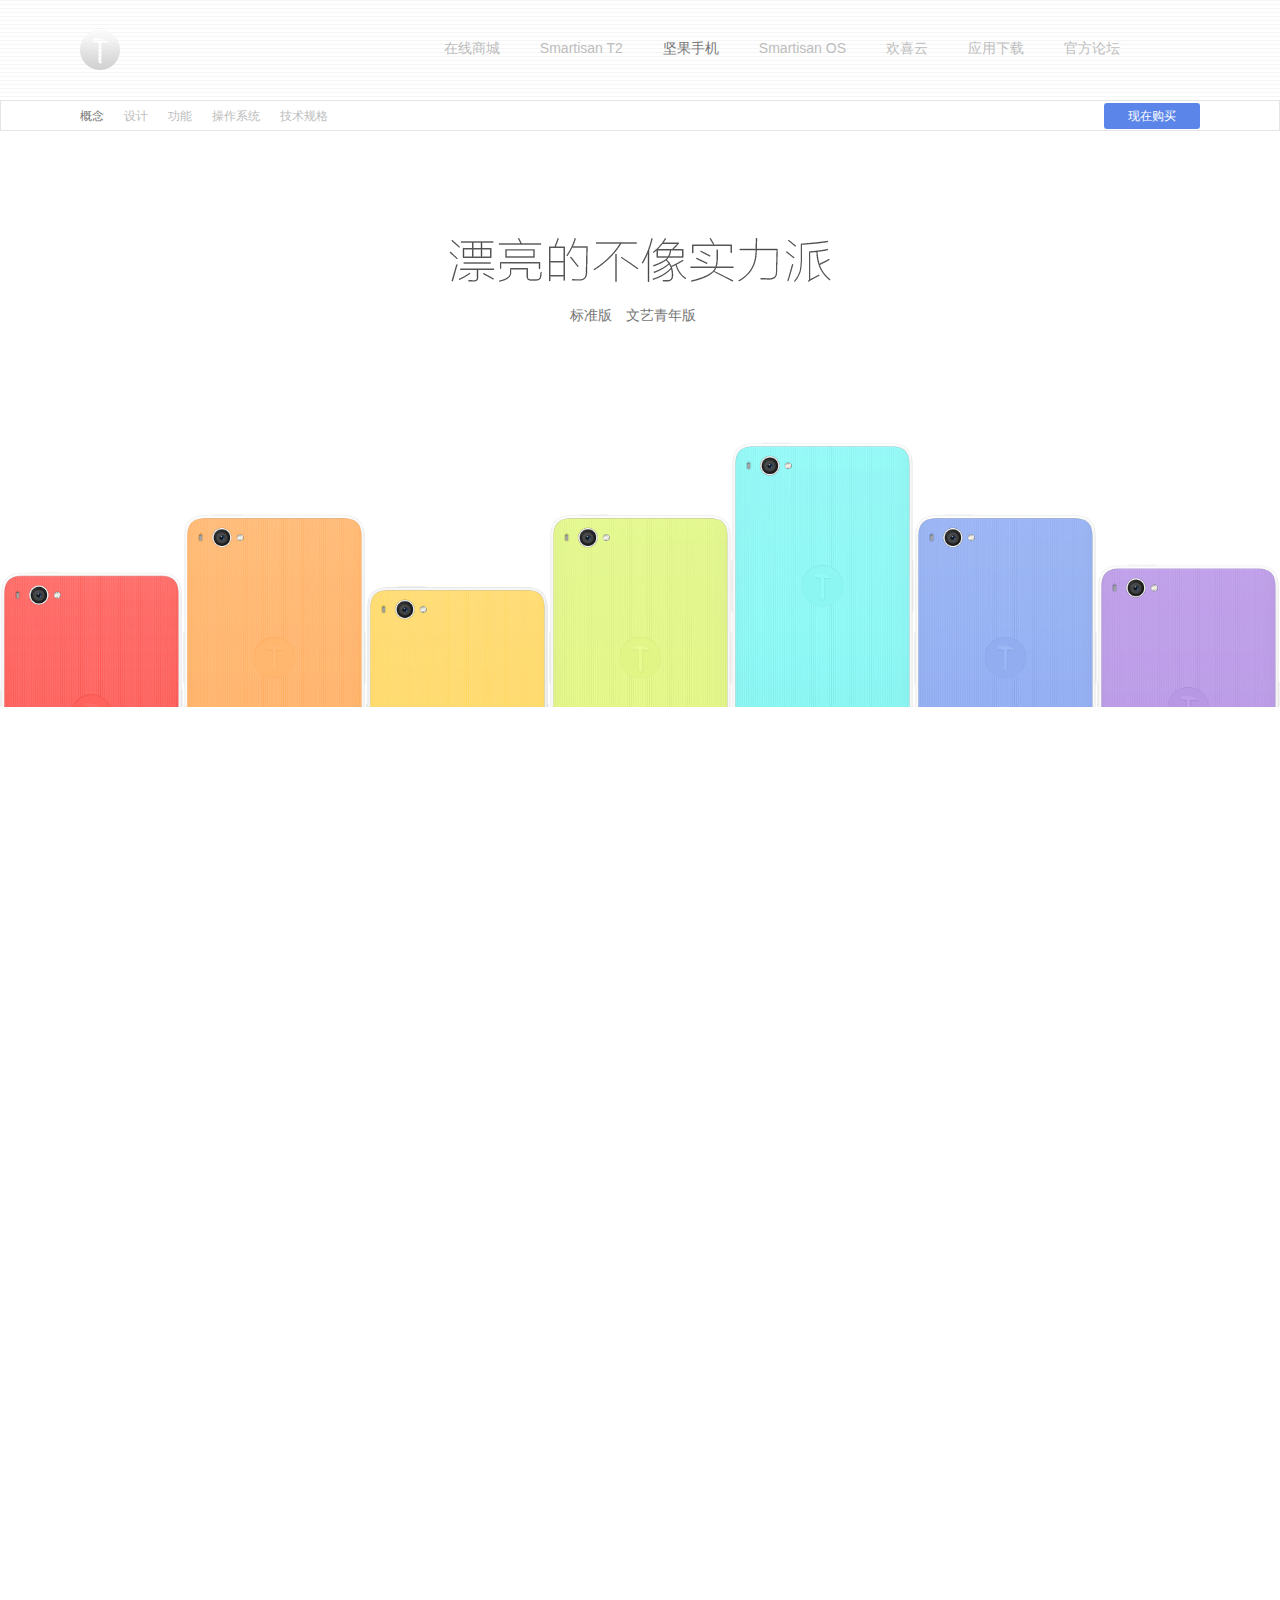
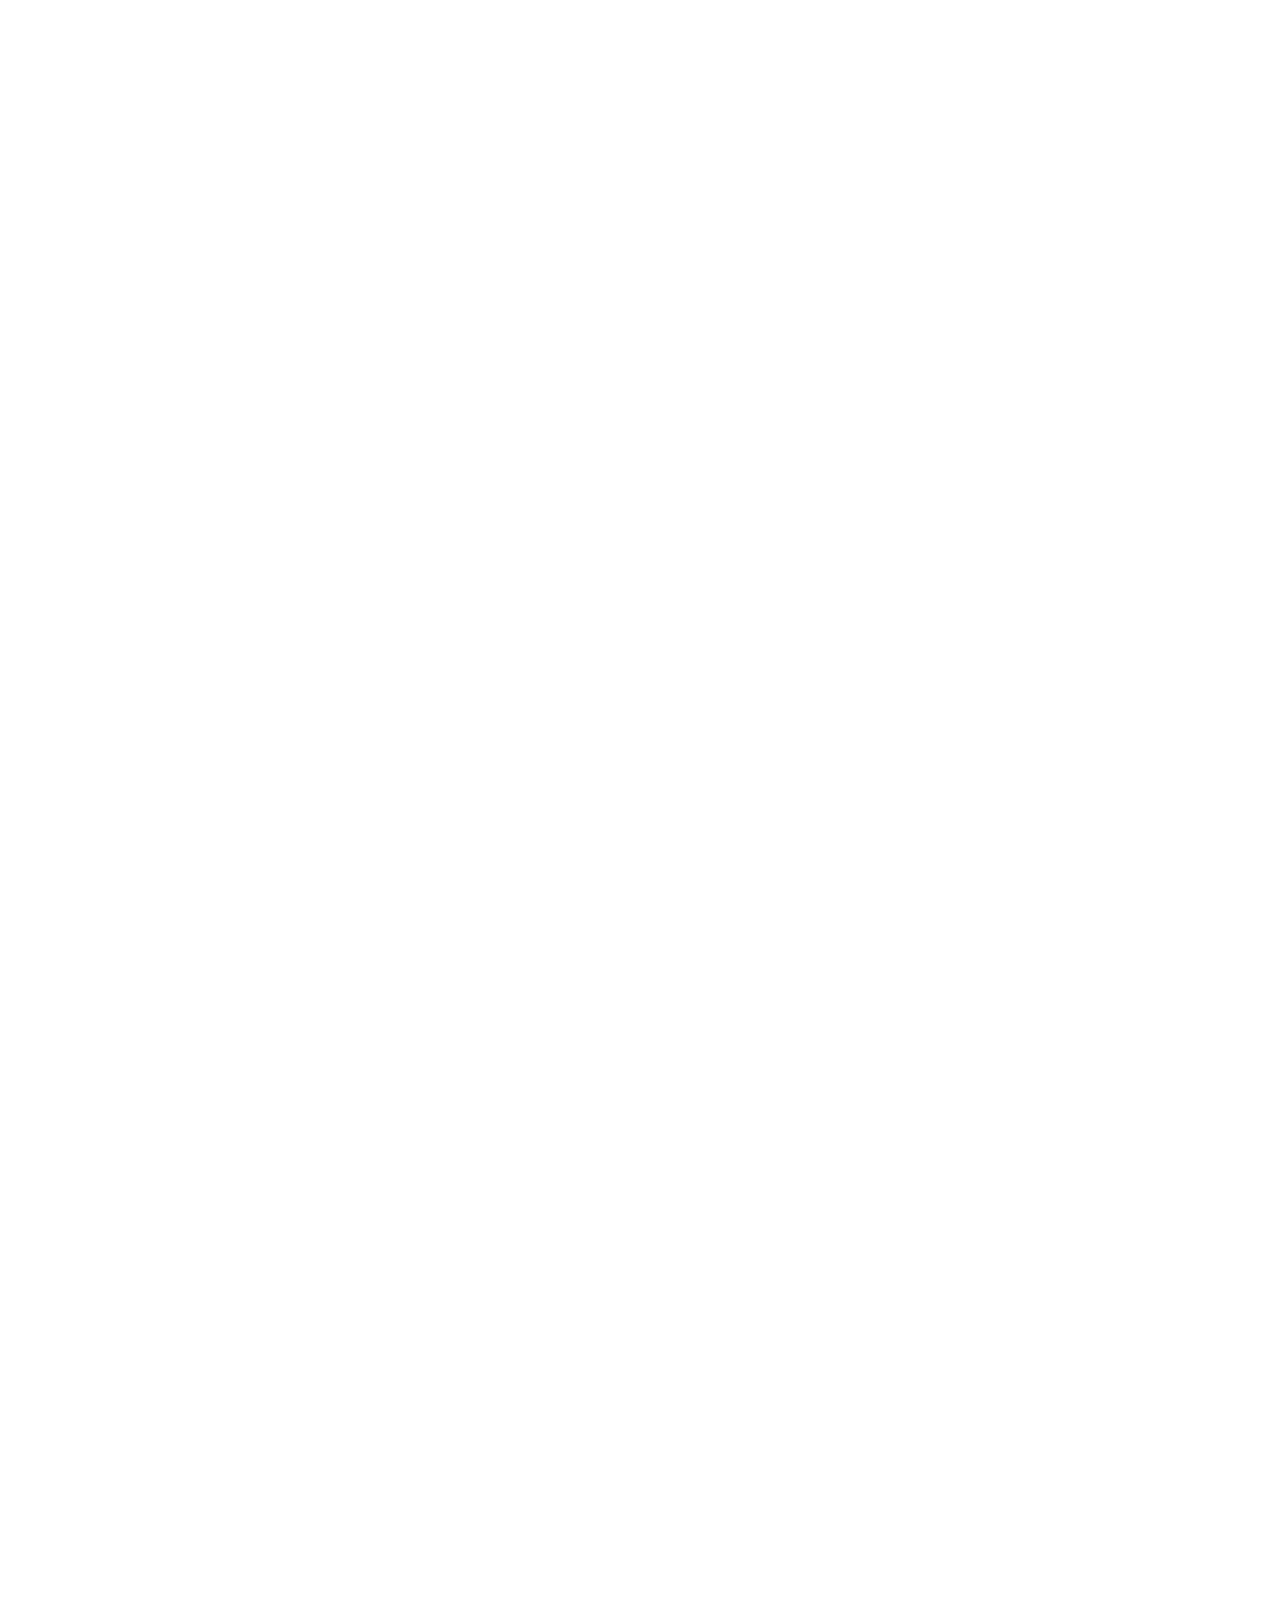
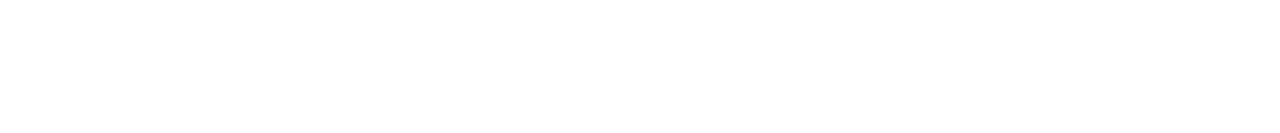
<file: phone/index.html>
<!DOCTYPE html>
<html lang="en">
<head>
	<meta charset="UTF-8">
	<title>Document</title>
	<link rel="stylesheet" href="css/index.css">
	
</head>
<body>
	<!-- 导航区域 -->
	<header class="header-wrap" id="header-wrap">
		<div class="header-main">
			<div class="container clearfix">
				<h1 class="logo">
					<a href="javascript:;"></a>
				</h1>
				<ul class="nav clearfix">
					<li><a href="">在线商城</a></li>
					<li><a href="">Smartisan T2</a></li>
					<li><a href="" style="color:#757575;">坚果手机</a></li>
					<li><a href="">Smartisan OS</a></li>
					<li><a href="">欢喜云</a></li>
					<li><a href="">应用下载</a></li>
					<li><a href="">官方论坛</a></li>
				</ul>
			</div>
		</div>
		<div class="header-sub">
			<div class="container clearfix">
				<ul class="breadcrumb">
					<li><a href="" style="color:#757575;">概念</a></li>
					<li><a href="">设计</a></li>
					<li><a href="">功能</a></li>
					<li><a href="">操作系统</a></li>
					<li><a href="">技术规格</a></li>
				</ul>
				<div class="now-buy">
					<a href="javascript:;">现在购买</a>
				</div>
			</div>
		</div>
	</header>
	
	<!-- 内容区域 -->
	<section class="content-wrap">
		<div class="one-content">
			<div class="banner-text">
				<h3>漂亮得不像实力派</h3>
				<div class="link">
					<a href="">标准版</a>
					<a href="">文艺青年版</a>
				</div>
			</div>
			<div class="ul-wrap">
				<ul class="oul" id="oUl">
					<li><img src="img/1-1.png" alt=""></li>
					<li><img src="img/2-2.png" alt=""></li>
					<li><img src="img/3-3.png" alt=""></li>
					<li><img src="img/4-4.png" alt=""></li>
					<li><img src="img/5-5.png" alt=""></li>
					<li><img src="img/6-6.png" alt=""></li>
					<li><img src="img/7-7.png" alt=""></li>
				</ul>
			</div>
		</div>
	</section>

	<!-- <section> -->
		<!-- <div class="shiyan" ></div> -->
	<!-- </section> -->
<script src="js/tools.js"></script>
<script src="js/index.js"></script>
<script src="js/mTween2.js"></script>
</body>
</html>
</file>
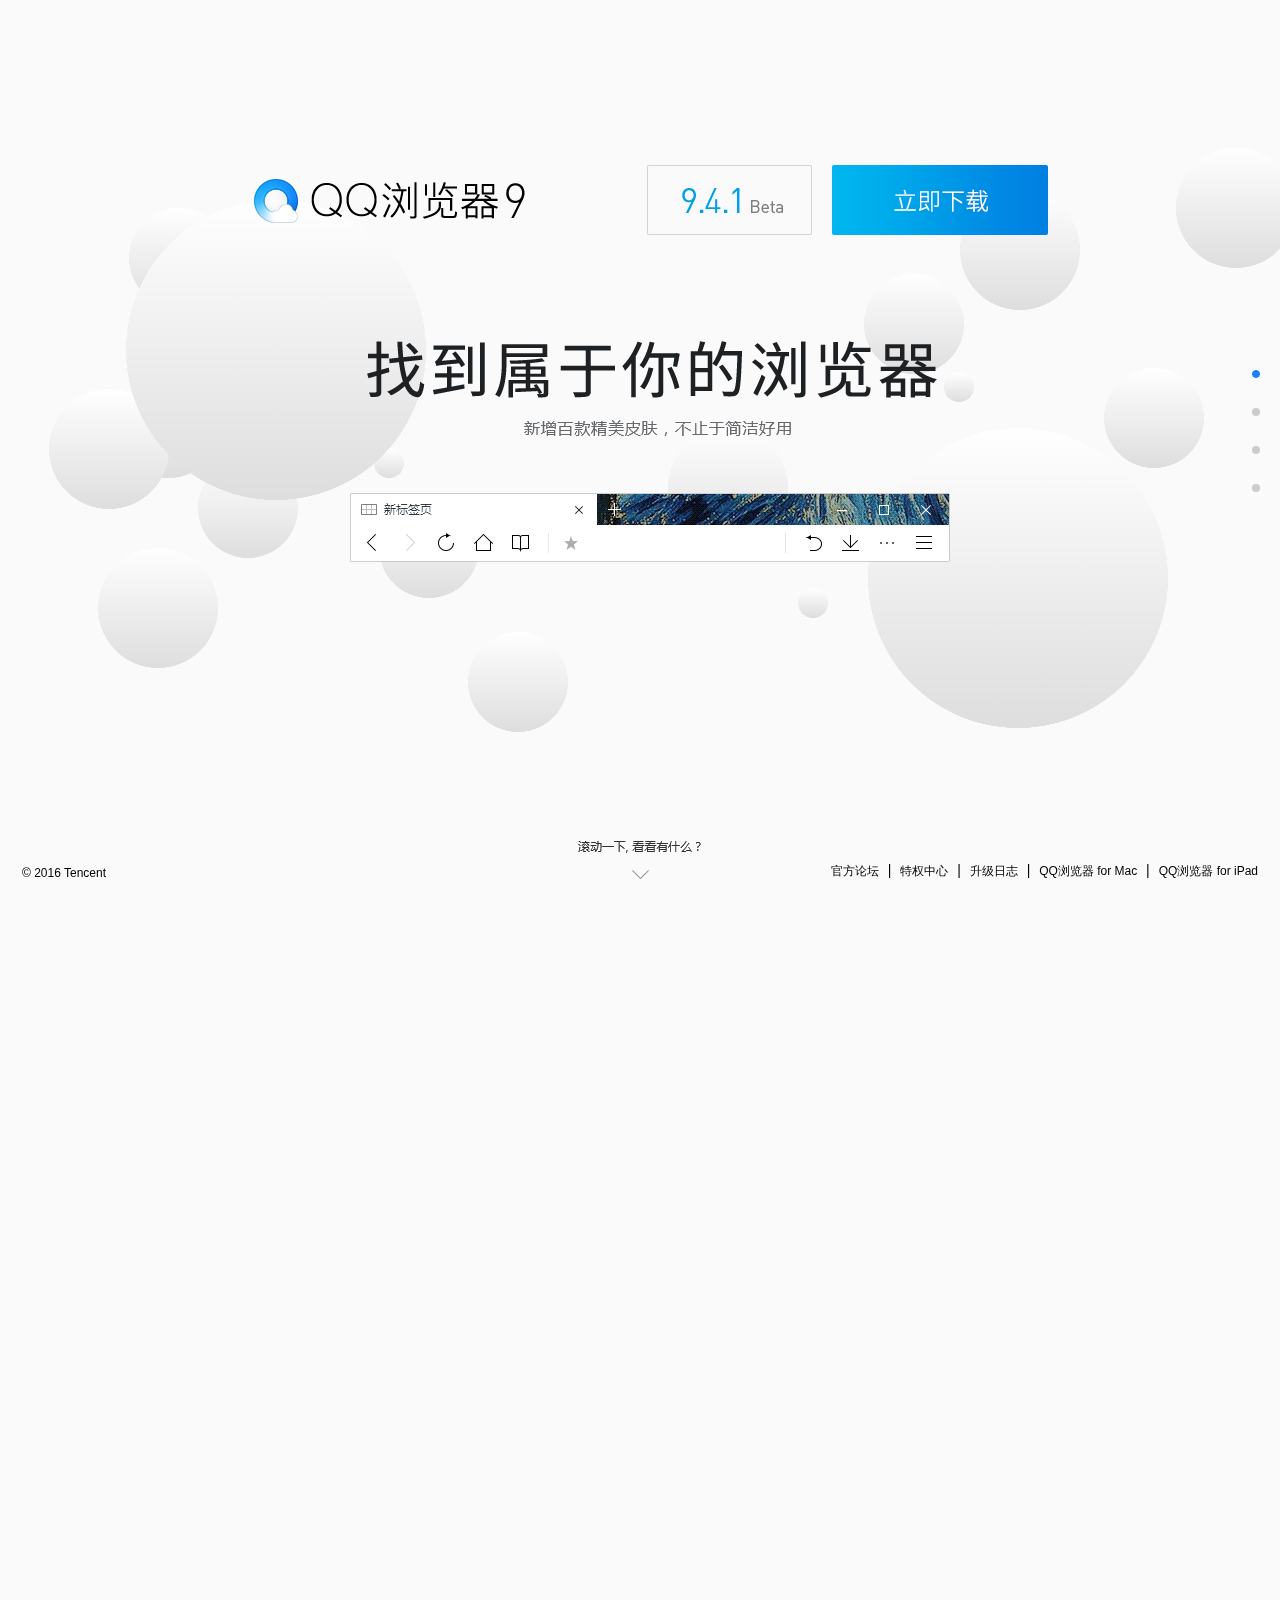
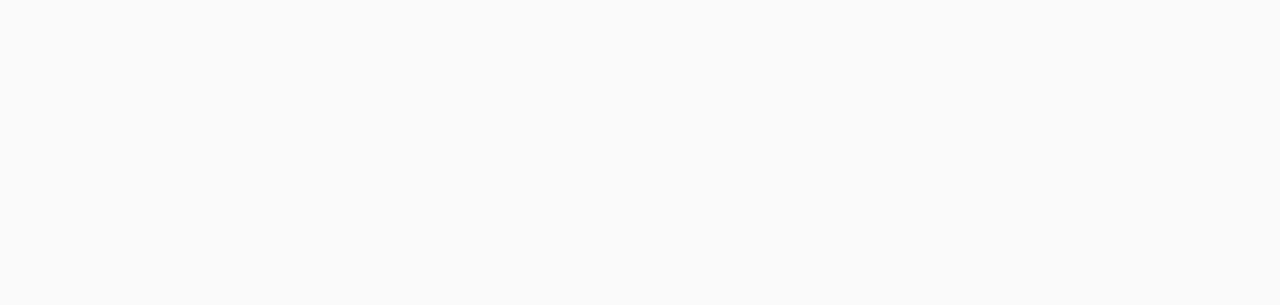
<file: QQbrowser/index.html>
<!DOCTYPE html>
<html lang="en">
<head>
	<meta charset="UTF-8">
	<title>Document</title>
	<link rel="stylesheet" href="css/style.css">
	<script src="js/tools.js"></script>
	<script src="js/myJS.js"></script>
	<script src="js/mTween2.js"></script>
</head>
<body>
	<!-- 屏幕一 -->
	<div class="log-wrap">
		<img src="img/logo.png" alt="">
		<a href="">
			<img src="img/btn.png" alt="">
		</a>
	</div>
	<!-- 屏幕一 -->
	<div id="p0">
		<div class="p0_slogan"></div>
		<div class="p0_edition">
			<a href="" class="p0_imgA">
				<img src="img/btnbeta.png" alt="">
			</a>
			<a href="" class="p0_imgB">
				<img src="img/p0-btn.png" alt="">
			</a>
		</div>
		<div class="p0_content">
			<div class="p0_content01"></div>
			<div class="p0_content02"></div>
		</div>
	</div>
	<!-- 屏幕二 -->
	<div class="p1" id="parttwo">
		<div class="p1move">
			<div class="clock1">
				<img src="img/clock1.png" alt="">
			</div>
			<div class="clock2">
				<img src="img/clock2.png" alt="">
			</div>
			<div class="clock3">
				<img src="img/clock3.png" alt="">
			</div>
			<div class="clock4">
				<img src="img/clock4.png" alt="">
			</div>
		</div>
		<div class="number">
			<div>
				<img src="img/number1.png" alt="">
			</div>
			<div>
				<img src="img/number2.png" alt="">
			</div>
		</div>
	</div>
	<!-- 屏幕三 -->
	<div id="p2">
		<div class="p2Wrap">
			<div class="p2_img">
				<div id="p2bar">
					<img src="img/uiicon1.png" alt="">
					<img src="img/uiicon2.png" alt="">
					<img src="img/uiicon3.png" alt="">
				</div>
				<div id="p2shadow">
					<img src="img/p3ui_shadow.png" alt="">
				</div>
				<div id="p2tab">
					<img src="img/p3ui_tab.png" alt="">
				</div>
			</div>
			<div id="p2_text">
				<div class="p2_wrod">
					<img src="img/title3.png" alt="">
				</div>
				<div class="p2_T">清爽舒展的界面，鲜艳明快的色彩和干净利落的动效，让浏览畅快愉悦</div>
			</div>
		</div>
	</div>
	<!-- 屏幕四 -->
	<div id="p3">
		<div class="p3Aimg">
			<div class="p3Aimg1">
				<img src="img/p2pop1.png" alt="">
			</div>
			<div class="p3Aimg2">
				<img src="img/p2pop2.png" alt="">
			</div>
			<div class="p3Aimg3">
				<img src="img/p2pop3.png" alt="">
			</div>
			<div class="p3Aimg4">
				<img src="img/p2pop4.png" alt="">
			</div>
		</div>
		<div class="p3Bimg">
			<img src="img/p2t1.png" alt="">
			<div class="p3word">
				<div>内置微信聊天等应用，兼容Chrome扩展体系，应用中心为您提供海量扩展</div>
			</div>
		</div>
	</div>
	<!-- 背景 -->
	<div id="bj">
		<div class="row1">
			<div class="rdiv1"></div>
			<div class="rdiv2"></div>
			<div class="rdiv3"></div>
			<div class="rdiv4"></div>
			<div class="rdiv5"></div>
		</div>	
		<div class="row2">
			<div class="rdiv1"></div>
			<div class="rdiv2"></div>
			<div class="rdiv3"></div>
			<div class="rdiv4"></div>
			<div class="rdiv5"></div>
			<div class="rdiv6"></div>
			<div class="rdiv7"></div>
		</div>	
		<div class="row3">
			<div class="rdiv1"></div>
			<div class="rdiv2"></div>
			<div class="rdiv3"></div>
			<div class="rdiv4"></div>
			<div class="rdiv5"></div>
		</div>	
		<div class="row4">
			<div class="rdiv1"></div>
			<div class="rdiv2"></div>
		</div>
	</div>
	<!-- 底部信息 -->
	<div class="nextPage"></div>
	<div class="time">© 2016 Tencent</div>
	<div class="link">
		<a href="javascript:;">官方论坛</a>
		<span>|</span>
		<a href="javascript:;">特权中心</a>
		<span>|</span>
		<a href="javascript:;">升级日志</a>
		<span>|</span>
		<a href="javascript:;">QQ浏览器 for Mac</a>
		<span>|</span>
		<a href="javascript:;">QQ浏览器 for iPad</a>
	</div>
	<!-- 右边点击圆 -->
	<ol class="circle" id="circle">
		<li class="active"></li>
		<li></li>
		<li></li>
		<li></li>
	</ol>
</body>
</html>
</file>
<file: css/style.css>
@charset "utf-8";
/* CSS Document */

body, dl, dt, dd, ul, li, ol, p, h1, h2, h3, h4, h5, h6, th, td, form, fieldset, legend, input, textarea, select {
	margin: 0;
	padding: 0;
}
h1, h2, h3, h4, h5, h6{
	font-weight:100;
}
img {
	border: 0;
	display: block;
}
a {
	text-decoration: none;
}
ul, li {
	list-style: none;
}
body {
	font-size: 12px;
	font-family: "微软雅黑";
}
.clearfix:after {
	content: ".";
	display: block;
	height: 0;
	overflow: hidden;
	visibility: hidden;
	clear: both;
}
.clearfix {
	zoom: 1;
}

/*header*/

.header {
	width: 100%;
	height: 99px;
	border-bottom: 1px solid #453d53;
}
.hea_con {
	width: 1000px;
	height: 99px;
	margin: 0 auto;
}
.hea_left {
	float: left;
	height: 99px;
}
.hea_left h3 {
	color: #fff;
	font-size: 36px;
	font-weight: normal;
	height: 99px;
	line-height: 99px;
	float: left;
	font-family: "FZLTXHK", "微软雅黑";
}
.hea_left p {
	color: #ababb0;
	font-size: 16px;
	height: 49px;
	padding-top: 50px;
	float: left;
	margin-left: 18px;
}
.hea_right {
	float: right;
}

.hea_qq {
	background: url(../images/icon/hea_03.png) no-repeat left 39px;
	margin-right: 37px;
	height: 51px;
	padding-top: 48px;
	float: left;
	padding-left: 38px;
}
.hea_mail {
	background: url(../images/icon/hea_05.png) no-repeat left 39px;
	height: 51px;
	padding-top: 48px;
	float: left;
	padding-left: 38px;
}
/*intro*/

.intro {
	width: 100%;
}
.intro_con {
	width: 1000px;
	margin: 0 auto;
	font-size: 14px;
	padding-bottom: 38px;
}
.intro_left {
	float: left;
	color: #c5cbd0;
	width: 309px;
	padding: 0 0px 0px 15px;
	margin-right: 59px;
	background: url(../images/icon/intro_05.png) no-repeat 0px 0;
}
.intro_table{
	float:left;
}
.intro_left p {
	margin: 0px 8px 0 8px;
	line-height: 24px;
}
.intro_left p span{
	background: url(../images/icon/intro_07.png) no-repeat;
	width:15px;
	height:15px;
	position: relative;
	display: inline-block;
	top:3px;
	left:5px;
}
.intro_right {
	float: left;
	padding-top: 72px;
}

.intro_detail {
	float: right;
	width: 349px;
}
.intro_detail li {
	clear: both;
	position: relative;
}
.intro_detail .dashedline {
	border-left: 1px dashed #2e3039;
	width: 0px;
	height: 30px;
	margin: 0 66px;
}
.intro_right .pic {
	float: left;
	margin-right: 25px;
	width: 200px;
    height: 200px;
    border-radius: 100px;
}
.intro_circle {
	width: 8px;
	height: 8px;
	border-radius: 4px;
	position: absolute;
	left: 60px;
	top: 11px;
}
.detail_left {
	float: left;
	margin-right: 8px;
}
.detail_left p {
	line-height: 30px;
	width: 56px;
	text-align: right;
	color: #6a6b6e;
}

.detail_right p {
	color: #a6abb0;
	line-height: 30px;
}

.intro_first {
	margin-top: 11px;
}
.intro_firstcon {
	margin-top: -11px;
}
.intro_last {
	margin-bottom: 11px;
}
.intro_lastcon {
	margin-bottom: -11px;
}
/*skills*/

.skills {
	background: #eef2f5;
	transition:3s;
}
.skills_top {
	width: 100%;
	border-bottom: 2px solid #fff;
	overflow: hidden;
	padding-bottom: 63px;
}
.skills_top .top_con {
	width: 1000px;
	margin: 0 auto;
}
.skills_title {
	width: 1000px;
	height: 100px;
	text-align: center;
	padding-top: 42px;
}

.skills_title p {
	color: #b6b6b6;
	font-size: 16px;
}

.subject_circle {
	width: 10px;
	height: 10px;
	border-radius: 5px;
	position: absolute;
	top: 15px;
	left: 50%;
}
.subject_con {
	position: absolute;
	width: 418px;
	font-size: 12px;
	padding: 22px 19px;
	color: #929395;
	z-index: 1;
	border-radius: 5px;
	left: 145px;
	bottom: 36px;
	background:#fff;
}
.boxbg {
	position: absolute;
	width: 13px;
	height: 8px;
	left: 50%;
	bottom: 29px;
	z-index: 1;
	display: none;
	opacity: 0;
}


.top_detail .left {
	height: 590px;
	width: 362px;
	float: left;
	margin-right: 52px;
	opacity: 0;
	transition:1s;
	position: relative;
}

.top_detail .left .skillLanguage{
	display: none;
	opacity: 0;
}

.top_detail .right {
	width: 586px;
	float: left;
}
.left .left_01, .left_02, .left_03 {
	margin-bottom: 44px;
}
.left p {
	color: #b2b2b3;
	font-size: 12px;
	line-height: 24px;
	padding-left: 30px;
}

.left_01 li {
	clear: both;
	position: relative;
	margin-left: 14px;
}
.left_01 .skills_content {
	float: left;
	line-height: 24px;
	position: relative;
	border-left: 1px solid #dcdfe2;
}
.skills_circle {
	display: block;
	width: 7px;
	height: 7px;
	border-radius: 3.5px;
	position: absolute;
	left: -3px;
	top: 9px;
}
.left .circle {
	display: block;
	width: 20px;
	height: 20px;
	border-radius: 10px;
	float: left;
	margin-right: 10px;
	margin-top: 5px;
}

.left .pages {
	margin-top: 14px;
	text-align: center;
	height: 20px;
	position: absolute;
	left: 80px;
	bottom: 50px;
}

.bottom_con {
	width: 1000px;
	margin: 0 auto;
	padding-bottom: 30px;
}
.bottom_detail li {
	height: 40px;
	margin-bottom: 19px;
}

.bottom_detail .subject {
	width: 941px;
	float: left;
	height: 40px;
	line-height: 40px;
}



.skills em {
	display: block;
	height: 18px;
	width: 1px;
	position: absolute;
	background: #dcdfe2;
	left: 17px;
	top: 17px;
}
.left_01 .skills_first {
	margin-top: 10px;
}
.left_01 .skills_first .first_con {
	margin-top: -10px;
}
.left_01 .skills_last {
	margin-bottom: 10px;
}
.left_01 .skills_last .last_con {
	margin-bottom: -10px;
}
/*timeAxis*/

.timeAxis {
	width: 100%;
	padding-bottom: 50px;
}
.timecon {
	width: 1000px;
	margin: 0 auto;
}
.ball {
	float: left;
	width: 88px;
}

/* .icon {
	background: url(../images/icon/expre_logo1.png) no-repeat 14px 10px;
}
.icon2 {
	background: url(../images/icon/expre_logo2.png) no-repeat 14px 10px;
}
.icon3 {
	background: url(../images/icon/expre_logo4.png) no-repeat 14px 10px;
} */
.empty {
	width: 456px;
	height: 182px;
	float: left;
}
.exper_item {
	width: 544px;
}
.exper_itemL {
	margin-left: 456px;
}
.item_title {
	overflow: hidden;
}
.title_word {
	overflow: hidden;
	float: left;
	width: 456px;
}

.date img {
	position: absolute;
	bottom: -5px;
	right: 0px;
}
.company {
	height: 39px;
}
.company h4 {
	font-weight: normal;
	font-size: 18px;
	color: #464646;
	padding: 12px 0px 0px 16px;
	float: left;
}



.item_con, .item_con2 p {
	line-height: 24px;
}

.exper_item .date2 img {
	position: absolute;
	bottom: -5px;
	left: 0px;
}
.exper .exper_item2 {
	width: 1000px;
}
.exper_item2 .date {
	text-align: left;
	padding-left: 16px;
}
.title_word2 {
	width: 912px;
}


.case{
	overflow: hidden;
	background-color: #eef2f5;
}
.casecon{width: 1000px;
		margin:0 auto;
}
.case1{
	margin-bottom: 50px;
	overflow: hidden;
}
.bts{
	height: 120px;
}
.bt{font-size: 36px;
		line-height: 36px;
		color:#1d1d1d;
		padding-top: 49px;
		text-align: center;
}
.smallbt{
	font-size: 16px;
	line-height: 16px;
	color: #999999;
	margin-top: 15px;
	text-align: center;
}
.case_left{
	float: left;
	width: 360px;
	height: 100%;
	overflow: hidden;
	position: relative;
}
.case_list{margin-bottom: 10px;}
.case_list .case_listbt1{
						height: 50px;
						line-height:50px;
						color:#fff;
						font-size: 18px;
						padding-left: 44px;
						position: relative;
}
.case_list .case_listcon{padding:8px 0;
						background:#fff;
}

.case_list_main {
	width: 340px;
	position: absolute;
	left: 0;
	top: 0;
}
.list_scroll {
	height: 100%;
	width: 10px;
	background: #d5d7db;
	position: absolute;
	right: 0;
	top:0;
}

.list_bar {
	height: 100px;
	width: 10px;
	background: #8a8d91;
	position: absolute;
	left: 0;
	top: 0;
}


.case_listbt1 em{
	display: block;
	position: absolute;
	top:14px;
	left:10px;
	width:24px;
	height: 24px;
	border-radius: 12px;
	background-color:#fff ;
}
.case_listcon li{
	height: 40px;
	line-height: 40px;
	padding-left: 65px;
	position: relative;
	border-left: 3px solid transparent;
}
.case_listcon li:hover{
	border-color:#23252b;
}
.case_listcon li i{
	display: block;
	position: absolute;
	width: 8px;
	height: 8px;
	border-radius: 4px;
	top:16px;
	left: 44px;
	
}
.case_listcon li span{
	display: block;
	position: absolute;
	width: 2px;
	height: 32px;
	top:24px;
	left: 47px;
	background: #eeefef;
}
.case_listcon li:hover i{
	background: #acaeaf;
}
.case_listcon li a{
	font-size: 14px;
	color: #1f1f1f;
}
.case_right{
	float: left;
	height: 100%;
	width:560px;
	padding: 0px 15px 0px 15px;
	overflow: hidden;
	position: relative;
	background: #FFFFFF;
	margin-left:20px;
}

.case_right .right_content {
	position: relative;
	height: 100%;
	

}
.case_right .right_content .right_main {
	height: 100%;
	position: relative;
	overflow: hidden;
}
.case_right .right_content .content {
	width: 100%;
	position: absolute;
	left:0;
	top:0;
}
.right_bar {
	width: 100%;
	height: 30px;
	position: absolute;
	left: 0;
	top:0;
	background: #8a8d91;
}

.right_srcoll {
	height: 100%;
    width: 10px;
    background: #d5d7db;
    float: right;
    position: relative;
    display: none;
}

.case_right .case_share {
	width: 100%;
	margin-bottom: 20px;
}

.case_right .case_bt2{
	font-size:18px;
	line-height: 28px;
	color: #1d1d1d;
	padding-top: 25px;
}
.case_right .case_time{
	line-height:22px;
	color: #999;
	padding-bottom: 15px;
	border-bottom: 1px dashed #d8d8d8;
}
.case_right .case_intro{
	font-size: 14px;
	color:#777879;
	line-height: 20px;
	-height: 54px;
}
.case_sharebtn{
	float:left;
	margin-top: 20px;
}
.case_sharebtn .case_btn{
	height: 40px;
	width: 160px;
	border: 0;
	line-height: 40px;
	font-size: 16px;
	color: #fff;
}
.case_sharelink{
	float: right;
	margin-top: 24px;
}
.case_sharelink span{
	font-size: 14px;
	color: #000;
	float: left;
	margin-top: 10px;
}
.case_sharelink span:hover{
	color: #999999;
}
.case_sharelink a{
	float: left;
	margin-left: 20px;
	background-image:url(../images/icon/share.png);
	width: 32px;
	height: 32px;
}
.case_sharelink .kongjian{
	background-position: -32px 0;
}
.case_sharelink .weixin{
	background-position: -64px 0;
}
.case_sharelink .qq{
	background-position: -96px 0;
}
.case_sharelink .douban{
	background-position: -128px 0;
}
.case_sharelink .weibo:hover{
	background-position:0px -32px;
}
.case_sharelink .kongjian:hover{
	background-position: -32px -32px;
}
.case_sharelink .weixin:hover{
	background-position: -64px -32px;
}
.case_sharelink .qq:hover{
	background-position: -96px -32px;
}
.case_sharelink .douban:hover{
	background-position: -128px -32px;
}
.case_right .case_decoration{
	line-height: 30px;
	margin-top: 10px;
	color: #777879;
	padding-left: 4px;
}

/*-------------------------------project--------------------------*/

.project .bts{
	height: 144px;
}
.project .bt{
	color:#fff;
}
.project .smallbt{
	color: #c7c7c8;
}
.project_bt{
	color: #fff;
	font-size: 24px;
	line-height: 30px;
}
.project_bt a{
	color: #fff;
}

.pro{
	width: 1000px;
	margin: 0 auto;
}
.pro dt{
	float: right;
	width: 330px;
	height: 220px;
	padding: 3px;
	background: #bdbec0;
	border-radius:13px;
	overflow: hidden;
}
.pro dt img { width: 330px; height: 220px; border-radius: 13px;}
.pro dd{
	float: left;
	width: 547px;
}
.project_time{
	font-size: 16px;
	color: #bdbec0;
	line-height: 32px;
	margin-bottom: 12px;
}
.project_dec{
	font-size: 14px;
	color: #d7d7d7;
	line-height: 24px;
}
.project_lable{
	margin-top: 22px;
}
.project_lable span{
	float: left;
	margin-right: 12px;
	width: 80px;
	height: 28px;
	line-height: 28px;
	font-size: 14px;
	text-align: center;
	border-radius:1px;
}

/*-------------------------------footer--------------------------*/
.footer{
	background: #eef2f5;
	border-top:1px solid #bec2c4 ;
	padding-top: 30px;
	padding-bottom: 76px;
}
.footcon{
	width: 1000px;
	margin: 0 auto;
}
.footer p{
	font-size: 14px;
	line-height: 24px;
}
.footleft{
	float: left;
	padding-top: 15px;
	color: #464646;
}
.footright{
	float:right;
}
.footright dl{
	width: 248px;
}
.footright dt{
	float: right;
}
.footright dd{
	float: left;
	padding-top: 20px;
	color: #babcbe;
}

.case_pic{
	text-align:center;
}
.case_pic img{
	display:inline-block;
}
</file>
<file: css/different.css>
/*black*/

#black .hea_left p {
	color: #ababb0;
	font-size: 16px;
	height: 49px;
	padding-top: 50px;
	float: left;
	margin-left: 18px;
}
#black .hea_qq {
	color: #bec4c9;
}
#black  .hea_mail{
	color: #bec4c9;
	}
#black .intro_right .pic {
    border: 3px solid #fff;
    background: url(../images/icon/intro_03.png) no-repeat;
}
#black .intro_circle {
	background: #696969;
}

#black .detail_right {
	float: left;
	width: 255px;
	padding-left: 15px;
	border-left: 1px dashed #2d3035;
}
#black .hea_intro {
	background: #1c1e22 url(../images/icon/hea_intro_bg.png) repeat-x;
}

#black .high_light {
	background: url(../images/icon/bg.png) no-repeat center top;
}

#black .left .circle {
	background: #4d437f;
}
#black .left_02 .circle_diff {
	background: #4036a1;
}
#black .left_03 .circle_diff {
	background: #3d3ac1;
}

#black .skills_circle {
	background: #4d437f;
}
#black .left_01 h3 {
	font-weight: normal;
	font-size: 24px;
	color: #4d437f;
}
#black .left_02 h3 {
	font-weight: normal;
	font-size: 24px;
	color: #4036a1;
}
#black .left_03 h3 {
	font-weight: normal;
	font-size: 24px;
	color: #3d3ac1;
}

#black .left .pages li {
	display: inline-block;
	width: 16px;
	height: 16px;
	background: #aaacae;
	border-radius: 8px;
	margin-right: 19px;
}
#black .left .pages .pages_select {
	background: #4d437f;
}
#black .skills_title h3 {
	font-weight: normal;
	font-size: 36px;
	margin-bottom: 12px;
	color:#1d1d1d;
}

#black .bottom_detail .percent {
	width: 59px;
	float: left;
	height: 40px;
	line-height: 40px;
	text-align: center;
	background: #4d437f;
	font-size: 20px;
	color: #fff;
}
#black .detail_02 .percent {
	background: #4036a1;
}
#black .detail_03 .percent {
	background: #3d3ac1;
}
#black .detail_04 .percent {
	background: #7a82e3;
}
#black .detail_05 .percent {
	background: #3356d9;
}
#black .detail_06 .percent {
	background: #3c6ddd;
}
#black .detail_07 .percent {
	background: #4d89cc;
}
#black .detail_08 .percent {
	background: #529bc5;
}
#black .detail_09 .percent {
	background: #4aacd5;
}
#black .detail_10 .percent {
	background: #4eb5ce;
}

#black .bottom_detail .subject .detail {
	font-size: 20px;
	color: #4d437f;
	position: relative;
}
#black .detail_01 .subject .detail {
	background:#dee0e9;
}
#black .detail_02 .subject .detail {
	color: #4036a1;
	background: #dcdfec;
}
#black .detail_03 .subject .detail {
	color: #3d3ac1;
	background: #dcdff0;
}
#black .detail_04 .subject .detail {
	color: #7a82e3;
	background: #dbe0f2;
}
#black .detail_05 .subject .detail {
	color: #3356d9;
	background: #dbe2f2;
}
#black .detail_06 .subject .detail {
	color: #3c6ddd;
	background: #dce4f3;
}
#black .detail_07 .subject .detail {
	color: #4d89cc;
	background: #dee7f1;
}
#black .detail_08 .subject .detail {
	color: #529bc5;
	background: #dee9f0;
}
#black .detail_09 .subject .detail {
	color: #4aacd5;
	background: #ddebf2;
}
#black .detail_10 .subject .detail {
	color: #4eb5ce;
	background: #deecf1;
}
#black .subject_circle {
	width: 10px;
	height: 10px;
	background: #3d3ac1;
	border-radius: 5px;
	position: absolute;
	top: 15px;
	left: 50%;
}
#black .subject_con {
	border: 1px solid #9596db;	
	background-image: url(../images/icon/tip.png);

}
#black .boxbg {
	background: url(../images/icon/subject_con_jiao.png) no-repeat;
}
#black .date {
	font-size: 18px;
	color: #4d437f;
	text-align: right;
	height: 39px;
	padding-right: 19px;
	line-height: 39px;
	border-bottom: 2px solid #bdbdc2;
	position: relative;
}
#black .company p {
	font-size: 14px;
	color: #4d437f;
	float: right;
	padding: 12px 19px 0px 0px;
}
#black .exper_item .date2 {
	text-align: left;
	padding-left: 16px;
}
#black .timeline_top .dot {
	height: 10px;
	width: 10px;
	background: url(../images/icon/date.png) no-repeat;
	margin: 0 auto;
}
#black .timeline_top .line {
	border-left: 1px solid #bdbdc2;
	border-right: 1px solid #bdbdc2;
	width: 0px;
	height: 40px;
	margin: 0 auto;
}
#black .item_con {
	padding-left: 58px;
	color: #999;
	border-left: 2px solid #bdbdc2;
	margin-left: 43px;
}
#black .item_con2 {
	padding: 0px 40px 0px 16px;
	color: #999;
	border-right: 2px solid #bdbdc2;
	margin-right: 43px;
}
#black .timeline_top .dot2 {
	margin: 0 39px;
}
#black .timeline_top .line2 {
	margin: 0 43px;
}
#black .dot_dom {
	height: 10px;
	width: 10px;
	background: url(../images/icon/date.png) no-repeat;
	margin: 0px 39px;
}

#black .case_listcon .case_li2{
	background: #e9e9e9;
}
#black .case_listcon .case_li3{
	background: #f4f4f4;
}
#black .case_list .case_listbt1{
	background-color:#8a8d91;
}
#black .case_sharebtn .case_btn{
	background: #6456a9;
	display: block;
	text-align: center;
}
#black .case_sharebtn .case_btn:hover{
	background: #8378ba;
}
#black .project{
	background-color: #23252b;
}
#black .project_lable span{
		background-color: #dedee0;
}
#black .project_ex{
		padding: 37px 0;
		border-bottom: 1px solid #2e3036;
}
#black .case_listbt1 .unload {
	background: #fff url(../images/icon/unload.png) no-repeat center;
}
#black .case_listbt1 .add {
	background: #fff url(../images/icon/add.png) no-repeat center;
}
#black .case_listcon li i{
	background: #acaeaf;
}
#black .case_listcon li:hover i{
	background: #23252b;
}
#black .case_listcon li:hover{
	border-color:#23252b;
}

#black .case_listcon li.hoverStyle{
	border-color:#8a8d91;
	background: #e9e9e9;
}

#black .case_listcon li.hoverStyle i{
	border-color:#23252b;
	background: #23252b;
}


#black .pro dt{
	background: #bdbec0;
}
#black .project_lable span{
		color:#4d437f;
}


/*red*/
#red .hea_left p {
	color: #e16b5f;
	font-size: 16px;
	height: 49px;
	padding-top: 50px;
	float: left;
	margin-left: 18px;
}
#red .hea_qq {
	color: #8b8c93;
}
#red .hea_mail{
	color: #8b8c93;
	}
#red .intro_right .pic {
    border: 3px solid #e16b5f;
    background: url(../images/icon/intro_03.png) no-repeat;
}
#red .intro_circle {
	background: #734776;
}
#red .detail_right {
	float: left;
	width: 255px;
	padding-left: 15px;
	border-left: 1px dashed #422e46;
}
#red .hea_intro {
	background: #191b21 url(../images/icon/hea_intro_bgred.png) repeat-x;
}
#red .high_light {
	background: url(../images/icon/bg_red.png) no-repeat center top;
}

#red .left .circle {
	background: #e26c60;
}

#red .left_02 .circle_diff {
	background: #b93d5f;
}
#red .left_03 .circle_diff {
	background: #985a99;
}

#red .skills_circle {
	background: #e26c60;
}
#red .left_01 h3 {
	font-weight: normal;
	font-size: 24px;
	color: #e26c60;
}
#red .left_02 h3 {
	font-weight: normal;
	font-size: 24px;
	color: #b93d5f;
}
#red .left_03 h3 {
	font-weight: normal;
	font-size: 24px;
	color: #985a99;
}
#red .left .pages li {
	display: inline-block;
	width: 16px;
	height: 16px;
	background: #ccb5d0;
	border-radius: 8px;
	margin-right: 19px;
}
#red .left .pages .pages_select {
	background: #985a99;
}
#red .skills_title h3 {
	font-weight: normal;
	font-size: 36px;
	margin-bottom: 12px;
	color:#985a99;
}
#red .bottom_detail .percent {
	width: 59px;
	float: left;
	height: 40px;
	line-height: 40px;
	text-align: center;
	background: #e26c60;
	font-size: 20px;
	color: #fff;
}
#red .detail_02 .percent {
	background: #b93d5f;
}
#red .detail_03 .percent {
	background: #985a99;
}
#red .detail_04 .percent {
	background: #4b4b9c;
}
#red .detail_05 .percent {
	background: #0987c2;
}
#red .detail_06 .percent {
	background: #09c0c2;
}
#red .detail_07 .percent {
	background: #3ebe3b;
}
#red .detail_08 .percent {
	background: #99c209;
}
#red .detail_09 .percent {
	background: #e0c857;
}
#red .detail_10 .percent {
	background: #e09857;
}

#red .bottom_detail .subject .detail {
	font-size: 20px;
	color: #e26c60;
	position: relative;
}
#red .detail_01 .subject .detail {
	background:#ede4e6;
}
#red .detail_02 .subject .detail {
	color: #b93d5f;
	background: #e9e0e6;
}
#red .detail_03 .subject .detail {
	color: #985a99;
	background: #e5e3ec;
}
#red .detail_04 .subject .detail {
	color: #4b4b9c;
	background: #dde1ec;
}
#red .detail_05 .subject .detail {
	color: #0987c2;
	background: #d7e7f0;
}
#red .detail_06 .subject .detail {
	color: #09c0c2;
	background: #d7edf0;
}
#red .detail_07 .subject .detail {
	color: #3ebe3b;
	background: #dcede2;
}
#red .detail_08 .subject .detail {
	color: #99c209;
	background: #e5eddd;
}
#red .detail_09 .subject .detail {
	color: #e0c857;
	background: #edeee5;
}
#red .detail_10 .subject .detail {
	color: #e09857;
	background: #ede9e5;
}
#red .subject_circle {
	width: 10px;
	height: 10px;
	background: #985a99;
	border-radius: 5px;
	position: absolute;
	top: 15px;
	left: 50%;
}

#red .subject_con {	
	color: #929395;
	border: 1px solid #c3a6c7;
	background-image: url(../images/icon/tip.png);

}

#red .boxbg {
	background: url(../images/icon/subject_con_jiaor.png) no-repeat;
}
#red .date {
	font-size: 18px;
	color: #e26c60;
	text-align: right;
	height: 39px;
	padding-right: 19px;
	line-height: 39px;
	border-bottom: 2px solid #e26c60;
	position: relative;
}
#red .exper_item .date2 {
	text-align: left;
	padding-left: 16px;
}
#red .dateL{
	color: #a068a0;
	border-bottom: 2px solid #a068a0;
	}
#red .company p {
	font-size: 14px;
	color: #e26c60;
	float: right;
	padding: 12px 19px 0px 0px;
}
#red .companyL p {
	font-size: 14px;
	color: #a068a0;
	float: right;
	padding: 12px 19px 0px 0px;
}
#red .timeline_top .dot {
	height: 10px;
	width: 10px;
	background: url(../images/icon/dater.png) no-repeat;
	margin: 0 auto;
}
#red .timeline_top .line {
	border-left: 1px solid #e26c60;
	border-right: 1px solid #e26c60;
	width: 0px;
	height: 40px;
	margin: 0 auto;
}
#red .item_con {
	padding-left: 58px;
	color: #999;
	border-left: 2px solid #a068a0;
	margin-left: 43px;
}

#red .item_con2 {
	padding: 0px 40px 0px 16px;
	color: #999;
	border-right: 2px solid #e26c60 ;
	margin-right: 43px;
}
#red .timeline_top .dot2 {
	margin: 0 39px;
}
#red .timeline_top .line2 {
	margin: 0 43px;
}
#red .dot_domr {
	height: 10px;
	width: 10px;
	background: url(../images/icon/daterp.png) no-repeat;
	margin: 0px 39px;
}
#red .case_listcon .case_li2{
	background: #fbe9e7;
}
#red .case_listcon .case_li3{
	background: #fdf6f5;
}
#red .case_list .case_listbt1{
	background-color:#e4877e;
}
#red .case_sharebtn .case_btn{
	background: #e26c60;
	display: block;
	text-align: center;

}
#red .case_sharebtn .case_btn:hover{
	background: #e6948c;
}
#red .project{
	background-color: #e26c60;
}
#red .project_lable span{
		background-color: #ffffff;
}
#red .project_ex{
		padding: 37px 0;
		border-bottom: 1px solid #e88980;
}
#red .case_listbt1 .unload {
	background: #fff url(../images/icon/redcase_unload.png) no-repeat center;
}
#red .case_listbt1 .add {
	background: #fff url(../images/icon/redcase_add.png) no-repeat center;
}
#red .case_listcon li i{
	background: #acaeaf;
}
#red .case_listcon li:hover i{
	background: #e4877e;
}
#red .case_listcon li:hover{
	border-color:#e4877e;
}
#red .pro dt{
	background: #f6d3d0;
}
#red .project_lable span{
		color:#b93d5f;
}

.case_listbt1 {
	cursor: pointer;
}

#red .list_bar,#red .right_bar {
	background: #e4877e;
}



/*blue*/
#blue .hea_left p {
	color: #8fc2dc;
	font-size: 16px;
	height: 49px;
	padding-top: 50px;
	float: left;
	margin-left: 18px;
}
#blue .hea_qq {
	color: #9eb1c5;
}
#blue .hea_mail{
	color: #9eb1c5;
	}
#blue .intro_right .pic {
    border: 3px solid #1eb5f2;
}
#blue .intro_circle {
	background: #1eb5f2;
}
#blue .detail_right {
	float: left;
	width: 255px;
	padding-left: 15px;
	border-left: 1px dashed #215f95;
}
#blue .hea_intro {
	background: #22467c url(../images/icon/hea_intro_bgblue.png) repeat-x;
}

#blue .high_light {
	background: url(../images/icon/bg_blue.png) no-repeat center top;
}

#blue .detail_left p {
	color: #7fb0cd;
}

#blue .left .circle {
	background: #223c8b;
}

#blue .left_02 .circle_diff {
	background: #2761b1;
}
#blue .left_03 .circle_diff {
	background: #1480ec;
}

#blue .skills_circle {
	background: #223c8b;
}

#blue .left_01 h3 {
	font-weight: normal;
	font-size: 24px;
	color: #223c8b;
}
#blue .left_02 h3 {
	font-weight: normal;
	font-size: 24px;
	color: #2761b1;
}
#blue .left_03 h3 {
	font-weight: normal;
	font-size: 24px;
	color: #1480ec;
}

#blue .left .pages li {
	display: inline-block;
	width: 16px;
	height: 16px;
	background: #97c4f1;
	border-radius: 8px;
	margin-right: 19px;
}
#blue .left .pages .pages_select {
	background: #1480ec;
}

#blue .skills_title h3 {
	font-weight: normal;
	font-size: 36px;
	margin-bottom: 12px;
	color:#1d1d1d;
}
#blue .bottom_detail .percent {
	width: 59px;
	float: left;
	height: 40px;
	line-height: 40px;
	text-align: center;
	background: #223c8b;
	font-size: 20px;
	color: #fff;
}
#blue .detail_02 .percent {
	background: #2761b1;
}
#blue .detail_03 .percent {
	background: #1480ec;
}
#blue .detail_04 .percent {
	background: #1b9ef1;
}
#blue .detail_05 .percent {
	background: #1bb7f1;
}
#blue .detail_06 .percent {
	background: #25d0f5;
}
#blue .detail_07 .percent {
	background: #3bdddf;
}
#blue .detail_08 .percent {
	background: #41d6bf;
}
#blue .detail_09 .percent {
	background: #41d69c;
}
#blue .detail_10 .percent {
	background: #41d668;
}

#blue .bottom_detail .subject .detail { 
	font-size: 20px;
	color: #223c8b;
	position: relative;
}
#blue .detail_01 .subject .detail {
	background:#d9dfea;
}
#blue .detail_02 .subject .detail {
	color: #2761b1;
	background: #dae3ee;
}
#blue .detail_03 .subject .detail {
	color: #1480ec;
	background: #d8e6f4;
}
#blue .detail_04 .subject .detail {
	color: #1b9ef1;
	background: #d8e9f5;
}
#blue .detail_05 .subject .detail {
	color: #1bb7f1;
	background: #d8ecf5;
}
#blue .detail_06 .subject .detail {
	color: #25d0f5;
	background: #daeff5;
}
#blue .detail_07 .subject .detail {
	color: #3bdddf;
	background: #dcf0f3;
}
#blue .detail_08 .subject .detail {
	color: #41d6bf;
	background: #dcefef;
}
#blue .detail_09 .subject .detail {
	color: #41d69c;
	background: #dcefec;
}
#blue .detail_10 .subject .detail {
	color: #41d668;
	background: #dcefe7;
}

#blue .subject_circle {
	width: 10px;
	height: 10px;
	background: #1480ec;
	border-radius: 5px;
	position: absolute;
	top: 15px;
	left: 50%;
}
#blue .subject_con{
	color: #929395;
	border: 1px solid #81b9f0;
	background-image: url(../images/icon/tip.png);
}

#blue .boxbg {
	background: url(../images/icon/subject_con_jiaob.png) no-repeat;
}
#blue .date {
	font-size: 18px;
	color: #2b589b;
	text-align: right;
	height: 39px;
	padding-right: 19px;
	line-height: 39px;
	border-bottom: 2px solid #2b589b;
	position: relative;
}
#blue .dateBL{
	color: #1b9ef1;
	border-bottom: 2px solid #1b9ef1;
	}
#blue .company p {
	font-size: 14px;
	color: #2b589b;
	float: right;
	padding: 12px 19px 0px 0px;
}
#blue .companyB p {
	color: #1b9ef1;
}
#blue .exper_item .date2 {
	text-align: left;
	padding-left: 16px;
}
#blue .timeline_top .dot {
	height: 10px;
	width: 10px;
	background: url(../images/icon/dateb.png) no-repeat;
	margin: 0 auto;
}
#blue .timeline_top .line {
	border-left: 1px solid #2b589b;
	border-right: 1px solid #2b589b;
	width: 0px;
	height: 40px;
	margin: 0 auto;
}
#blue .item_con {
	padding-left: 58px;
	color: #999;
	border-left: 2px solid #1b9ef1;
	margin-left: 43px;
}
#blue .item_con2 {
	padding: 0px 40px 0px 16px;
	color: #999;
	border-right: 2px solid #2b589b;
	margin-right: 43px;
}
#blue .timeline_top .dot2 {
	margin: 0 39px;
}
#blue .timeline_top .line2 {
	margin: 0 43px;
}
#blue .dot_dom {
	height: 10px;
	width: 10px;
	background: url(../images/icon/datebl.png) no-repeat;
	margin: 0px 39px;
}
#blue .case_listcon .case_li2{
	background: #e2f2fd;
}
#blue .case_listcon .case_li3{
	background: #f0f9fe;
}
#blue .case_list .case_listbt1{
	background-color:#6fc0f3 ;
}
#blue .case_sharebtn .case_btn{
	background: #1b9ef1;
	display: block;
	text-align: center;
}
#blue .case_sharebtn .case_btn:hover{
	background: #5ab7f2;
}
#blue .project{
	background-color: #2b589b;
}
#blue .project_lable span{
		background-color: #ffffff;
}
#blue .project_ex{
		padding: 37px 0;
		border-bottom: 1px solid #5579af;
}
#blue .case_listbt1 .unload {
	background: #fff url(../images/icon/bluecase_unload.png) no-repeat center;
}
#blue .case_listbt1 .add {
	background: #fff url(../images/icon/bluecase_add.png) no-repeat center;
}
#blue .case_listcon li i{
	background: #acaeaf;
}
#blue .case_listcon li:hover i{
	background: #1b9ef1;
}
#blue .case_listcon li:hover{
	border-color:#6fc0f3;
}
#blue .pro dt{
	background: #c0cde1;
}
#blue .project_lable span{
		color:#2b589b;}

#blue .list_bar,#blue .right_bar {
	background: #6fc0f3;
}
</file>
<file: aiqiyi-mobile/css/less.css>
/* public css */
.wrap {
  width: 9.5625rem;
  margin: 0 auto;
}
.fl {
  float: left;
}
.fr {
  float: right;
}
.clearfix:after {
  content: "";
  clear: both;
  display: block;
}
.mb14 {
  margin-bottom: 0.21875rem;
}
.mb2 {
  margin-bottom: 0.1875rem;
}
img {
  width: 100%;
}
/* head begin */
html {
  height: 100%;
  overflow: hidden;
}
body {
  height: 100%;
  overflow: auto;
  font-family: "黑体";
  font-size: 0.3125rem;
}
.head-first {
  width: 100%;
  height: 2.5rem;
  position: absolute;
  left: 0;
  top: 0;
  z-index: 10;
}
.first-top {
  height: 1.375rem;
  background-color: #1e1e1e;
}
.top-con .title {
  text-indent: -9999px;
  width: 2.28125rem;
  height: 0.75rem;
  margin: 0.3125rem 1.78125rem 0 0.09375rem;
  background: url(../img/logo.jpg) no-repeat;
  background-size: 100%;
}
.top-con .title-middle {
  width: 1.84375rem;
  margin-top: 0.375rem;
  margin-right: 0.625rem;
}
.title-middle .search,
.title-middle .history {
  width: 0.59375rem;
  height: 0.609375rem;
}
.title-middle .search {
  background: url(../img/head-searh.jpg);
  background-size: 100%;
}
.title-middle .history {
  background: url(../img/head-record.jpg);
  background-size: 100%;
}
.add {
  font-size: 0.375rem;
  line-height: 0.71875rem;
  color: #c8c8c8;
  height: 0.71875rem;
  margin-top: 0.375rem;
  width: 1.109375rem;
}
.down {
  width: 1.671875rem;
  height: 0.5rem;
  padding-top: 0.0625rem;
  border: 0.03125rem solid #0bbe06;
  border-radius: 0.328125rem;
  margin-top: 0.375rem;
  font-size: 0.3125rem;
  line-height: 0.5rem;
  font-family: arial, "黑体";
  color: #0bbe06;
  text-align: center;
}
.firsr-bottom {
  height: 1.09375rem;
  border-bottom: 0.03125rem solid #dedede;
  background-color: #f5f5f5;
  overflow: hidden;
}
.firsr-bottom .botttom-left {
  font-size: 0.40625rem;
  line-height: 0.5625rem;
}
.botttom-left li {
  padding-top: 0.28125rem;
  height: 0.78125rem;
  float: left;
  text-align: center;
}
.botttom-left .active {
  border-bottom: 0.0625rem solid #20bc22;
  color: #20bc22;
}
.botttom-left li:nth-of-type(1) {
  width: 1.4375rem;
}
.botttom-left li:nth-of-type(2) {
  width: 2.09375rem;
  padding-right: 0.03125rem;
}
.botttom-left li:nth-of-type(3) {
  width: 1.875rem;
  padding-right: 0.03125rem;
}
.botttom-left li:nth-of-type(4) {
  width: 1.390625rem;
}
.botttom-left li:nth-of-type(5) {
  width: 1.4375rem;
  margin-right: 0.265625rem;
}
.bottom-type {
  width: 1.40625rem;
  height: 1.09375rem;
  background: url(../img/head-type.jpg) no-repeat;
  background-size: 100%;
  box-shadow: 0 0 0.625rem 0.03125rem #c8c8c8;
}
/* head end */
/* main begin */
/* main-top */
.main {
  margin-top: 2.5rem;
  background-color: #ececec;
}
.main-top {
  padding-top: 0.140625rem;
  padding-bottom: 0.140625rem;
  border-bottom: 0.03125rem solid #c8c8c8;
}
.main-top-content {
  width: 9.5rem;
  height: 0.75rem;
  border: 0.03125rem solid #dcdcdc;
  border-radius: 0.375rem;
  background-color: #fff;
  text-align: center;
  font-size: 0.34375rem;
  line-height: 0.75rem;
  color: #20bc22;
}
.main-top-content:before {
  content: "";
  width: 0.328125rem;
  height: 0.34375rem;
  float: left;
  margin: 0.203125rem 0.296875rem 0.203125rem 3.890625rem;
  background: url(../img/content-top-searh.jpg) no-repeat;
  background-size: 100%;
}
/* section big-adver */
.big-adver {
  height: 4.8125rem;
  padding-top: 0.21875rem;
  background-color: #fff;
}
.big-pic {
  width: 9.5625rem;
  height: 3.96875rem;
  position: relative;
}
.big-pic .change {
  width: 1.6875rem;
  height: 0.4375rem;
  position: absolute;
  left: 3.9375rem;
  top: 3.3125rem;
}
.big-pic .change-opa,
.big-pic .change-con {
  width: 1.6875rem;
  height: 0.4375rem;
  position: absolute;
  left: 0;
  top: 0;
}
.big-pic .change-opa {
  opacity: 0.3;
  background-color: black;
  border-radius: 0.203125rem;
}
.big-pic .change-con span {
  margin: 0.125rem;
  margin-right: 0;
  width: 0.1875rem;
  height: 0.1875rem;
  background-color: #bfc0c1;
  border-radius: 0.09375rem;
  float: left;
}
.big-pic .change-con .active {
  background-color: #20bc22;
}
.ex-ri,
.ri-opa,
.ri-con {
  width: 1.625rem;
  height: 0.375rem;
  position: absolute;
  right: 0;
  bottom: 0;
}
.ri-opa {
  opacity: 0.3;
}
.ri-con {
  font-size: 0.25rem;
  line-height: 0.3125rem;
  height: 0.3125rem;
  padding-top: 0.0625rem;
  text-align: center;
  color: #fff;
}
.big-info {
  font-size: 0.375rem;
  line-height: 0.75rem;
  color: #333;
  height: 0.75rem;
}
/*  section type*/
.type {
  height: 2.625rem;
  background-color: #fff;
}
.type .item {
  padding-top: 0.3125rem;
  margin-left: 0.59375rem;
  float: left;
}
.type .i-pic {
  width: 1.4375rem;
  height: 1.4375rem;
  margin-left: 0.125rem;
}
.type .i-text {
  width: 1.703125rem;
  line-height: 0.75rem;
  height: 0.75rem;
  color: #333;
  text-align: center;
}
/* section information */
.pub-top {
  background-color: #fff;
}
.pub-top .head {
  height: 1.1875rem;
}
.pub-top .head-pic {
  width: 0.625rem;
  height: 0.625rem;
  margin-top: 0.21875rem;
  margin-right: 0.1875rem;
}
.pub-top .title {
  font-size: 0.40625rem;
  line-height: 0.6875rem;
  margin-top: 0.21875rem;
  height: 0.6875rem;
  color: #333;
}
.top-info {
  padding-top: 0.21875rem;
  padding-left: 0.234375rem;
  border-top: 0.03125rem dashed #f0f0f0;
}
.top-info .item {
  height: 0.78125rem;
  font-size: 0.375rem;
  line-height: 0.78125rem;
  color: #333;
}
.top-info .item:before {
  content: "";
  width: 0.375rem;
  height: 0.359375rem;
  float: left;
  background: url(../img/info-play.jpg) no-repeat;
  background-size: 100%;
  margin-right: 0.296875rem;
  margin-top: 0.203125rem;
}
.info-main .item {
  margin-right: 0.234375rem;
  padding-bottom: 0.21875rem;
}
.info-main .i-pic {
  width: 4.65625rem;
  height: 2.640625rem;
  position: relative;
}
.ex-le,
.le-opa,
.le-con {
  width: 1.75rem;
  height: 0.375rem;
  position: absolute;
  left: 0;
  bottom: 0;
}
.le-opa {
  opacity: 0.3;
}
.le-con {
  font-size: 0.25rem;
  line-height: 0.3125rem;
  padding-top: 0.0625rem;
  height: 0.3125rem;
  color: #fff;
  padding-left: 0.109375rem;
}
.info-main .ex-ri,
.info-main .ri-opa,
.info-main .ri-con {
  width: 0.890625rem;
}
.info-main .i-text {
  margin-top: 0.171875rem;
  font-size: 0.375rem;
  line-height: 0.5625rem;
  color: #333;
  width: 4.65625rem;
}
.info-main li:nth-of-type(2n) {
  margin-right: 0;
}
.pub-bottom {
  padding-top: 0.3125rem;
  background-color: #fff;
  height: 0.9375rem;
}
.pub-bottom .bo-left {
  border-right: 0.03125rem solid #e6e6e6;
  height: 0.59375rem;
  font-size: 0.375rem;
  line-height: 0.59375rem;
  color: #2ec030;
  padding-top: 0.03125rem;
  padding-right: 1.5rem;
}
.pub-bottom .bo-left span {
  margin-left: 1.5rem;
}
.bo-left:after,
.bo-right:after {
  content: "";
  width: 0.359375rem;
  height: 0.359375rem;
  margin-top: 0.109375rem;
  background: url(../img/more.jpg) no-repeat;
  background-size: 100%;
  float: left;
  margin-left: 0.234375rem;
}
.bo-right {
  padding-left: 1.484375rem;
  height: 0.59375rem;
  font-size: 0.375rem;
  line-height: 0.59375rem;
  color: #2ec030;
  padding-top: 0.03125rem;
}
.bo-right:after {
  background: url(../img/change.jpg) no-repeat;
  background-size: 100%;
}
.pub-con .item {
  margin-right: 0.234375rem;
}
.pub-con .i-pic {
  width: 3.03125rem;
  height: 4.0625rem;
  position: relative;
}
.pub-con-text {
  font: 24/64rem;
  line-height: 0.5625rem;
  color: #333;
  padding-top: 0.171875rem;
  padding-bottom: 0.203125rem;
  width: 3.03125rem;
}
.VIP {
  width: 0.546875rem;
  height: 0.328125rem;
  padding-top: 0.046875rem;
  position: absolute;
  right: 0;
  top: 0;
  background-color: #20bc22;
  font-size: 0.25rem;
  line-height: 0.375rem;
  color: #fff;
  text-align: center;
}
.special .ex-ri,
.special .ri-opa,
.special .ri-con {
  width: 1.46875rem;
}
.dabble .ex-ri,
.dabble .ri-opa,
.dabble .ri-con {
  width: 1.0625rem;
}
.pub-con li:nth-of-type(3n) {
  margin-right: 0;
}
/* section TV */
.TV .bo-left {
  padding-right: 1.390625rem;
}
.TV .bo-left span {
  margin-left: 1.390625rem;
}
.TV .bo-right {
  padding-left: 1.390625rem;
}
/* section movie */
.movie .ex-ri,
.movie .ri-opa,
.movie .ri-con {
  width: 0.671875rem;
  height: 0.46875rem;
}
.movie .ri-con .big {
  line-height: 0.40625rem;
  margin-right: 0.03125rem;
  color: #ff4e00;
  margin-left: 0.109375rem;
  margin-top: 0.0625rem;
}
.movie .ri-con .small {
  font-size: 0.25rem;
  line-height: 0.3125rem;
  margin-top: 0.140625rem;
  color: #ff4e00;
}
/* section variety */
.varioty .ex-ri,
.varioty .ri-opa,
.varioty .ri-con {
  width: 1.203125rem;
}
.i-word {
  padding-bottom: 0.234375rem;
  padding-top: 0.1875rem;
  width: 4.65625rem;
}
.i-word .word-title {
  font-size: 0.375rem;
  line-height: 0.546875rem;
  height: 0.546875rem;
  color: #333;
}
.i-word .word-text {
  line-height: 0.484375rem;
  height: 0.484375rem;
  color: #6b6b6b;
  overflow: hidden;
}
.do {
  width: 0.6875rem;
  height: 0.3125rem;
  padding-top: 0.0625rem;
  background-color: #fa291c;
  font-size: 0.25rem;
  line-height: 0.3125rem;
  color: #fff;
  position: absolute;
  right: 0;
  top: 0;
  text-align: center;
}
.pub-bottom-last {
  padding-left: 3.96875rem;
  padding-top: 0.40625rem;
  height: 0.84375rem;
  background-color: #fff;
}
.pub-bottom-last span {
  font-size: 0.375rem;
  line-height: 0.46875rem;
  color: #20bc22;
  height: 0.46875rem;
}
.pub-bottom-last:after {
  content: "";
  width: 0.359375rem;
  height: 0.359375rem;
  background: url(../img/more.jpg) no-repeat;
  background-size: 100%;
  margin-left: 0.140625rem;
  margin-top: 0.046875rem;
  float: left;
}
/* section record */
.record .ex-ri,
.record .ri-opa,
.record .ri-con {
  width: 0.90625rem;
}
.record .pub-bottom-last {
  padding-left: 3.703125rem;
}
/* section educate */
.educate .ex-ri,
.educate .ri-opa,
.educate .ri-con {
  width: 1.78125rem;
}
/* section app */
.app-main {
  padding-left: 0.21875rem;
}
.app .item {
  margin-right: 0.3125rem;
  float: left;
  width: 2.15625rem;
}
.app .i-pic {
  width: 2.15625rem;
  height: 2.15625rem;
}
.app .i-text {
  line-height: 0.46875rem;
  height: 0.46875rem;
  padding-top: 0.234375rem;
  padding-bottom: 0.234375rem;
  text-align: center;
}
.app-main li:last-of-type {
  margin-right: 0;
}
/* main end */
/* foot begin */
.foot {
  height: 1.734375rem;
  width: 100%;
  background-color: #f0f0f0;
  color: #c8c8c8;
}
.foot-top {
  font-size: 0.46875rem;
  line-height: 0.53125rem;
  text-align: center;
  padding-top: 0.4375rem;
  height: 0.53125rem;
}
.foot-top span {
  margin-right: 0.03125rem;
}
.foot-bottom {
  font-size: 0.21875rem;
  line-height: 0.40625rem;
  height: 0.40625rem;
  text-align: center;
}
/* foot end */
/* aside begin */
.top_return {
  width: 1.40625rem;
  height: 2.96875rem;
  position: fixed;
  right: 0.1875rem;
  bottom: 1.71875rem;
  z-index: 99;
}
.top_return .top,
.top_return .return {
  padding-top: 0.734375rem;
  width: 1.40625rem;
  height: 0.671875rem;
  opacity: 0.5;
  border-radius: 0.703125rem;
  background: url(../img/top.png) no-repeat 0.421875rem 0.265625rem;
  background-color: black;
  font-size: 0.28125rem;
  line-height: 0.4375rem;
  color: #ccc;
  text-align: center;
  margin-bottom: 0.15625rem;
  display: block;
}
.top_return .return {
  background: url(../img/return.png) no-repeat 0.421875rem 0.265625rem;
  background-color: black;
}
/* aside end */
</file>
<file: designeat/css/index.css>
html,body,h1,h2,h3,h4,h5,h6,div,dl,dt,dd,ul,ol,li,p,blockquote,pre,hr,figure,table,caption,th,td,form,fieldset,legend,input,button,textarea,menu{margin:0;padding:0}
header,footer,section,article,aside,nav,hgroup,address,figure,figcaption,menu,details{display:block}
table{border-collapse:collapse;border-spacing:0}
caption,th{text-align:left;font-weight:normal}
html,body,fieldset,img,iframe,abbr{border:0}
i,cite,em,var,address,dfn{font-style:normal}
[hidefocus],summary{outline:0}
li{list-style:none;}
h1,h2,h3,h4,h5,h6,small{font-size:100%}
sup,sub{font-size:83%}
pre,code,kbd,samp{font-family:inherit}
q:before{content:none}
q:after{content:none}
textarea{overflow:auto;resize:none}
label,summary{cursor:default}
a,a:hover,button{cursor:pointer}
h1,h2,h3,h4,h5,h6,em,strong,b{font-weight:bold}
img{ vertical-align:middle;}
del,ins,u,s,a,a:hover,a:hover{text-decoration:none}
body,textarea,input,button,select,keygen,legend{font:14px/1.14 arial,\5b8b\4f53;;color:#333;outline:0}
body{background:#fff}
a{color:#515151;}
a:hover{ color:#333;}

.clearfix{ *zoom:1;}
.clearfix:after{ content:""; display:block; clear:both;}

/* 滚动条 */
::-webkit-scrollbar{ width:10px; background-color:#F5F5F5; border-radius:10px; }
::-webkit-scrollbar-thumb{ width:100%; min-height: 10px; background-color:#616160; border-radius:10px; }
::-webkit-scrollbar-track{ border-radius: 10px; -webkit-box-shadow: inset 0 0 6px rgba(0,0,0,.3); }

/* common */
html,body{ width:100%; height:100%; }
.slide{ width:100%; height:100%; position:relative; z-index:3; overflow:hidden;}

.container{ width:1200px; padding-top:3%; margin:0 auto; color:#fff;}
.container p{ line-height:20px;}
.container a{ font-size:14px; color:#fff;}

.personFixed{ position:absolute; top:0; left:50%; z-index:2; margin-left:180px; width:270px; height:352px; background:url(../images/midlle1_sprite.png) no-repeat; -webkit-animation:move2 2s steps(15) infinite; animation:move2 2s steps(15) infinite;}

/* 第一部分 */
.slide1{ background:url(../images/home_bg.jpg) repeat;}
.slide1 .hill,.slide1 .container>span,.slide1 .text{ position:absolute; left:50%;}
.slide1 .hill{ top:0; bottom:0; left:0; right:0; margin:auto;}
.slide1 span.cloud1{ top:40%; margin-left:-600px; width:140px; height:90px; background:url(../images/cloud.png) no-repeat;}
.slide1 span.cloud2{ top:33%; margin-left:-280px; width:110px; height:67px; background:url(../images/cloud2.png) no-repeat;}
.slide1 span.cloud3{ top:50%; margin-left:-50px; width:110px; height:74px; background:url(../images/cloud3.png) no-repeat;}
.slide1 span.person{ top:34%; margin-left:-520px; width:476px; height:373px; background:url(../images/sp2.png) no-repeat; animation:move1 2s steps(15) infinite;}
.slide1 .text{ position:absolute; top:30%; width:40%; text-align:center; z-index:99;}
.slide1 .text h2{ font-size:24px; text-transform:uppercase;}
.slide1 .text h1{font-size: 90px; text-transform: uppercase; font-weight: 700; text-shadow: 0 2px 4px rgba(0, 0, 0, 0.3);}
.slide1 .text p{ width:80%; margin:0 auto; text-align:center;}
.slide1 .text p:first-of-type{ font-size:12px;}
.slide1 .text p:first-of-type span{ padding:6px;}
.slide1 .text a{ display: inline-block; margin-top: 20px; padding: 8px 18px; border: 2px solid;text-transform:uppercase;}
.slide1 .text a:hover{ background: #942f86;}

@-webkit-keyframes move1{
	from{background-position:0 0;}
	to{ background-position:-7140px 0;}
}
@keyframes move1{
	from{background-position:0 0;}
	to{ background-position:-7140px 0;}
}
/* 第二部分 */
.slide2{ background:url(../images/med_bg.jpg) repeat; z-index:1;}
.slide2 .list{ position:absolute; top:50%; left:50%; margin-left:-460px; transform:translateY(-50%);}
.slide2 .list li{ padding-bottom:60px; overflow:hidden; position:relative;}
.slide2 .list li:after{ content:''; position:absolute; top:110px; right:95px; width:0; height:0; border-left:1px dashed #5e4d5c; transition:height 1s;}
.slide2 .list li:last-of-type{ padding-bottom:0; }
.slide2 .list li:last-of-type:after{ display:none;}
.slide2 .list span{ float:left; width:60px; height:60px; color:#fff; display:inline; margin-right:30px; font:14px/60px "微软雅黑"; text-align:center; background:#5e4d5c; border-radius:100%; -webkit-transform:scale(0); transform:scale(0); transition:.2s;}
.slide2 .list .txt{ float:left; width:210px; text-align:center; text-transform:uppercase;}
.slide2 .list .txt p:first-child{ padding-bottom:12px; font-size:18px; color:#5e4d5c;opacity:0;}
.slide2 .list .txt p:last-child{ font-size:14px; color:#fff; opacity:0;}

.slide2 .list li.on span{ -webkit-transform:scale(1); transform:scale(1);}
.slide2 .list li.on p:first-child{
	-webkit-animation-duration:500ms;
	animation-duration: 500ms;
	-webkit-animation-fill-mode: both;
	animation-fill-mode: both;
	-webkit-animation-delay:200ms;
	animation-delay:200ms;
	-webkit-animation-name: fadeInLeft;
	animation-name: fadeInLeft;}
.slide2 .list li.on p:last-child{
	-webkit-animation-duration:300ms;
	animation-duration: 300ms;
	-webkit-animation-fill-mode: both;
	animation-fill-mode: both;
	-webkit-animation-delay:500ms;
	animation-delay:500ms;
	-webkit-animation-name: fadeInRight;
	animation-name: fadeInRight;
}
.slide2 .list li.on:after{ height:55px; transition-delay:800ms;}


@-webkit-keyframes fadeInLeft {
  from {
    opacity: 0;
    -webkit-transform: translate3d(-10%, 0, 0);
    transform: translate3d(-10%, 0, 0);
  }
  to {
    opacity: 1;
    -webkit-transform: none;
    transform: none;
  }
}

@keyframes fadeInLeft {
  from {
    opacity: 0;
    -webkit-transform: translate3d(-10%, 0, 0);
    transform: translate3d(-10%, 0, 0);
  }

  to {
    opacity: 1;
    -webkit-transform: none;
    transform: none;
  }
}

@-webkit-keyframes fadeInRight {
  from {
    opacity: 0;
    -webkit-transform: translate3d(20%, 0, 0);
    transform: translate3d(20%, 0, 0);
  }

  to {
    opacity: 1;
    -webkit-transform: none;
    transform: none;
  }
}

@keyframes fadeInRight {
  from {
    opacity: 0;
    -webkit-transform: translate3d(20%, 0, 0);
    transform: translate3d(20%, 0, 0);
  }

  to {
    opacity: 1;
    -webkit-transform: none;
    transform: none;
  }
}

@-webkit-keyframes move2{
	from{background-position:0 0;}
	to{ background-position:-4050px 0;}
}

@keyframes move2{
	from{background-position:0 0;}
	to{ background-position:-4050px 0;}
}

/* 第三部分 */
.slide3{background:url(../images/about_bg.jpg) repeat center;}

.slide3 .seesaw{ position:absolute; top:50%; left:50%; z-index:4; margin-top:-120px; margin-left:-500px; width:1100px; color:#fff;}
.slide3 .seesaw h2{ font-size:24px; font-weight:normal; text-transform:uppercase;}
.slide3 .seesaw h3{ margin:10px 0 15px; font-weight:normal; text-transform:uppercase;}
.slide3 .seesaw p{ margin-bottom:20px; line-height:20px; text-align:justify;}
.slide3 .seesaw ul{ font-size:0;}
.slide3 .seesaw li{ display:inline-block; width:40px; height:40px; margin-right:12px; border:3px solid #fff; border-radius:100%; text-align:center; font-size:12px; line-height:40px; text-transform:uppercase;}
.slide3 .seesaw div[class^="infor"]{ width:410px; position:relative;}
.slide3 .seesaw .inforL{ float:left; opacity:1;}
.slide3 .seesaw .inforR{ float:right; opacity:0;}
.slide3 .seesawImg{ position: absolute; bottom:35px; left:50%; z-index:3; margin-left:-225px; width:430px; height:456px; background:url(../images/meet_sprite.png) no-repeat; cursor:pointer;}
.slide3 .seesawImg span[class^="click"]{ -webkit-transform:translateY(-6px); transform:translateY(-6px); -webkit-animation:clickMove 1s linear infinite alternate; animation:clickMove 1s linear infinite alternate; transition:opacity 500ms}
.slide3 .seesawImg .clickR{ position:absolute; bottom:60px; right:-70px; width:125px; height:132px; background:url(../images/click_bojan.png) no-repeat; opacity:1;}
.slide3 .seesawImg .clickL{ position:absolute; bottom:30px; left:-90px; width:184px; height:104px; background:url(../images/click_marta.png) no-repeat; opacity:0;}

.slide3 .seesaw.toggle .inforL{ opacity:0;}
.slide3 .seesaw.toggle .inforR{ opacity:1;}
.slide3 .seesawImg.click .clickR{ opacity:0;}
.slide3 .seesawImg.click .clickL{ opacity:1;}
.slide3 .bg{ position:absolute; bottom:0; left:0; right:0; width:100%; height:83px; background:url(../images/meet_us_cont_bg.png) no-repeat center bottom;}


.seesawImg.click{-webkit-animation:seesaw 1s steps(17) forwards; animation:seesaw 1s steps(17) forwards;}
.seesawImg.click2{-webkit-animation:seesaw2 1s steps(17) forwards; animation:seesaw2 1s steps(17) forwards;}


.fadeInUp{
  -webkit-animation-duration: 1s;
  animation-duration: 1s;
  -webkit-animation-fill-mode: both;
  animation-fill-mode: both;
  -webkit-animation-name: fadeInUp;
  animation-name: fadeInUp;
}

@-webkit-keyframes fadeInUp {
  from {
    opacity: 0;
    -webkit-transform: translate3d(0, 30%, 0);
    transform: translate3d(0, 30%, 0);
  }

  to {
    opacity: 1;
    -webkit-transform: none;
    transform: none;
  }
}

@keyframes fadeInUp {
  from {
    opacity: 0;
    -webkit-transform: translate3d(0, 30%, 0);
    transform: translate3d(0, 30%, 0);
  }

  to {
    opacity: 1;
    -webkit-transform: none;
    transform: none;
  }
}

@-webkit-keyframes clickMove{
	from{ transform:translateY(-6px);}
	to{ transform:translateY(6px);}
}

@keyframes clickMove{
	from{ transform:translateY(-6px);}
	to{ transform:translateY(6px);}
}
@-webkit-keyframes seesaw{
	from{ background-position:0 0;}
	to{ background-position:-7310px 0;}
}
@keyframes seesaw{
	from{ background-position:0 0;}
	to{ background-position:-7310px 0;}
}
@-webkit-keyframes seesaw2{
	from{ background-position:-7310px 0;}
	to{ background-position:0 0;}
}
@keyframes seesaw2{
	from{ background-position:-7310px 0;}
	to{ background-position:0 0;}
}

/* 第四部分 */
.slide4{ background:url(../images/work_bg.jpg) repeat;}
.slide4 .skill{ width:1200px; margin:0 auto; padding:40px 0 60px;}
.slide4 .skill li{ float:left; width:18%; padding:1%; text-align:center; position:relative; opacity:0; transition:500ms;}
.slide4 .skill li:after{ content:''; position:absolute; bottom:0; left:0; right:0; width:34px; height:3px; margin:auto; background:#fff;}
.slide4 .skill li:hover{ -webkit-transform:translateY(-10px); transform:translateY(-10px);}
.slide4 .skill li.fadeIn{
	-webkit-animation-duration: 1s;
  animation-duration: 1s;
  -webkit-animation-fill-mode: both;
  animation-fill-mode: both;
  -webkit-animation-name:fadeIn;
  animation-name: fadeIn;
  }
.slide4 .skill li h3{ margin:20px 0 10px; font-size:20px; font-weight:normal; color:#fff; text-transform:uppercase;}
.slide4 .skill li p{ height:50px; line-height:20px;}
	/* 作品集 */
.worksWrap{}
.worksWrap>h3{padding:30px 0; color:#fff; font-size:24px; font-weight:normal; text-align:center; text-transform:uppercase;}
.worksWrap .works{ color:#fff;}
.worksWrap .worksList{ padding:30px 0; text-align:center; font-size:0;}
.worksWrap .worksList a{ margin:0 15px; font-size:14px;color:#fff; text-transform:uppercase; position:relative;}
.worksWrap .worksList a:after{ content:''; position:absolute; bottom:-5px; left:0; right:0; height:2px; background:#fff; transition:.5s; -webkit-transform:scale(0,1); transform:scale(0,1);}
.worksWrap .worksList a.active:after,.worksWrap .worksList a:hover:after{ -webkit-transform:scale(1,1); transform:scale(1,1);}
.worksWrap .worksBox{ width:92%; height:260px; margin:0 auto; overflow:hidden; position:relative;}
.worksWrap .worksBox ul{ position:absolute; top:0; left:0; width:500%;}
.worksWrap .worksBox li{ float:left; width:320px; height:200px; margin-right:5px; overflow:hidden; background:#ccc; position:relative;}
.worksWrap .worksBox li>a{ position:absolute; top:0; left:0; width:100%; height:100%; z-index:2; background:transparent;}
.worksWrap .worksBox li img{ width:100%; height:100%; transition:.5s;}
.worksWrap .worksBox .txt{position:absolute; top:0;left:0; width:100%; height:100%; background:rgba(0,0,0,.5); opacity:0; transition:opacity .2s;}
.worksWrap .worksBox .txt p{ padding:20px; font-size:16px; line-height:24px; color:#fff;}
.worksWrap .worksBox .txt a{ position:absolute; top:0; right:0; bottom:0; left:0; z-index:3; margin:auto; width:32px; height:34px; background:url(../images/zoomico.png) no-repeat; transition:.5s;}
.worksWrap .worksBox .txt a:hover{ background-position:0 -36px;}
.worksWrap .worksBox li:hover img{ transform:scale(1.5) rotate(20deg);}
.worksWrap .worksBox li:hover .txt{ opacity:1;}
.worksWrap .scroll{ opacity:0; position:absolute; bottom:10px; left:0; right:0; height:2px; background:#d7d127; transition:.5s;}
.worksWrap .scroll span{ position:absolute; left:0; top:0; bottom:0; margin:auto; height:10px; width:100px; background:#bdb70a; cursor:pointer;}
.worksWrap .scroll span:hover{ background:#d4cd06;}
.worksWrap .worksBox:hover .scroll{ opacity:1;}
@-webkit-keyframes fadeIn{
	from{opacity:0;}
	to{opacity: 1;}
}
@keyframes fadeIn{
	from{opacity:0;}
	to{opacity: 1;}
}

/* 第五部分 */
.slide5{ background:url(../images/contact_bg.jpg) repeat;}
.slide5 .sky{ position:absolute; top:0; right:0; bottom:0; left:0; margin:5% auto auto;}
.slide5 .person{ position:absolute; top:20%; left:50%; z-index:2; margin-left:-50px; width:343px; height:494px; background:url(../images/contact_sprite.png) no-repeat; -webkit-animation:move3 1s steps(15) infinite; animation:move3 2s steps(15) infinite;}
.slide5 .text{ position:absolute; top:25%; left:50%; z-index:2; margin-left:-28%; width:20%;}
.slide5 .text h2{ font-size:24px; font-weight:normal; text-transform:uppercase;}
.slide5 .text p{ margin:20px 0; line-height:20px; text-align:justify;}
.slide5 .text a{ float:right; display:inline-block; padding:8px 18px; border:2px solid #fff; text-transform:uppercase;}
.slide5 .text a:hover{ background: #942f86;}
	/* star */
.slide5 .star{ position:absolute; left:50%; opacity:.8;}
.slide5 .star1{ top:15%; margin-left:-600px; width:517px; height:308px; background:url(../images/bling_star1.png) no-repeat; background-size:50%; animation:star 2s linear -1s infinite alternate;}
.slide5 .star2{ bottom:10%; margin-left:300px; width:479px; height:333px; background:url(../images/bling_star2.png) no-repeat; background-size:50%; animation:star 3s linear -2s infinite alternate;}
.slide5 .star3{ top:20%; margin-left:800px;}
.slide5 .star4{ bottom:5%; margin-left:-460px; width:479px; height:333px; background:url(../images/bling_star2.png) no-repeat; background-size:50%; animation:star 3s linear -2s infinite alternate;}

@-webkit-keyframes star{
	from{opacity:.8;}
	to{opacity:.2;}
}

@keyframes star{
	from{opacity:.8;}
	to{opacity:.2;}
}
	/* lx */
.slide5 .lx img{ position:absolute; -webkit-transform-origin:left;}
.slide5 .lx img:nth-of-type(1){ right:0px; top:400px; height:20px; -webkit-animation:4s -3s infinite liuxing linear; animation:3s infinite liuxing linear;}
.slide5 .lx img:nth-of-type(2){ right:300px; top:200px; height:10px; -webkit-animation:5s infinite liuxing linear; animation:5s infinite liuxing linear;}
.slide5 .lx img:nth-of-type(3){ right:800px; top:300px; height:5px; -webkit-animation:2s -2s infinite liuxing linear; animation:2s infinite liuxing linear;}
.slide5 .lx img:nth-of-type(4){ left:300px; top:600px; height:15px; -webkit-animation:7s -1s infinite liuxing linear; animation:7s infinite liuxing linear;}
@-webkit-keyframes liuxing{
	0%{ -webkit-transform:rotate(-45deg) translate(0,0) scaleX(0.5); opacity:0; }
	40%{ -webkit-transform:rotate(-45deg) translate(-200px,0) scaleX(1); opacity:1;}
	100%{ -webkit-transform:rotate(-45deg) translate(-500px,0) scaleX(0) }
}
@keyframes liuxing{
	0%{ transform:rotate(-45deg) translate(0,0) scaleX(0.5); opacity:0; }
	40%{ transform:rotate(-45deg) translate(-200px,0) scaleX(1); opacity:1;}
	100%{ transform:rotate(-45deg) translate(-500px,0) scaleX(0) }
}

@-webkit-keyframes move3{
	from{background-position:0 0;}
	to{ background-position:-5145px 0;}
}

@keyframes move3{
	from{background-position:0 0;}
	to{ background-position:-5145px 0;}
}

/* menu */
.menu{ position:fixed; right:2%; top:50%; z-index:8; margin:auto; -webkit-transform:translateY(-50%); transform:translateY(-50%);}
.menu a{ display:block; width:10px; height:10px; border:2px solid #fff; margin:8px 0; border-radius:100%; transition:.5s;}
.menu a:hover,.menu a.active{ background:#fff;}
.menu a:hover{ -webkit-transform:scale(1.2); transform:scale(1.2);}
</file>
<file: douban/css/index.css>
body{
	background: linear-gradient(#fff 0,#f8f8f8 400px) 0 0 no-repeat;
}
.display{
	display: inline-block;
}
.row{
	margin-top: 20px;
}
.fr{
	float: right;
}
.title{
	font-size: 22px;
	font-family: arial,"微软雅黑";
	color: orangered;
}
#tip{
	color: #fff;
	height: 40px;
	font: 18px/40px "微软雅黑";
	transform: scale(1);
	margin-top: 20px;
	margin-bottom: 20px;
	position: fixed;
	left: 10px;
	top: 300px;
	z-index: 2000;
	opacity: 0;
}
#tip span{
	width: 80px;
	padding: 20px;
	display: block;
	background-color: #F15959;
	border-color: red;
	margin-bottom: 2px;
	text-align: center;
	border-radius: 4px;
	cursor: pointer;
}
p{
	text-indent: 2em;
	line-height: 30px;
	padding-left: 20px;
	padding-right: 20px;
}
.col-md-4.hover{
	box-shadow:inset 0 0 10px blueviolet;
	padding-top: 10px;
	border-radius: 10px;
}
.col-md-4.hover .info{
	display: block;
}
.info{
	display: none;
}
.col-md-4{
	transition: 500ms;
	height: 500px;
	overflow: hidden;
}
.thumbnail{
	height: 490px;
}
.col-md-4 img{
	width: 200px;
	height: 380px;
	transition: 1s;
}
</file>
<file: gmictest/css/index.css>
body {
	margin: 0;
}

html,
body {
	width: 100%;
	height: 100%;
	font-family: Roboto, HelveticaNeue, Helvetica, Arial, sans-serif;
	display: -webkit-box;
	-webkit-box-orient: vertical;
	-webkit-box-align: center;
	background: #f7f7f7
}

.wrap {
	width: 100%;
	overflow: hidden
}

.cover {
	width: 100%;
	height: 937px;
	overflow: hidden;
	position: relative
}

.cover .bg {
	position: absolute;
	left: 0;
	top: 0;
	width: 100%;
	height: 937px;
	background: url(../image/bg1.jpg) no-repeat;
	background-size: cover;
}

.cover .share {
	display: block;
	position: fixed;
	left: 533px;
	top: 20px;
	z-index: 100;
	width: 72px;
	height: 72px;
	background: url(../image/sprite.png) no-repeat -500px 0;
}

.backcover {
	width: 100%;
	height: 1179px;
	margin-top: 10px;
	overflow: hidden;
	position: relative
}

.backcover .bg {
	position: absolute;
	left: 0;
	top: 0;
	width: 100%;
	height: 1179px;
}

.section {
	position: relative;
	width: 100%;
	height: 360px;
	margin-top: 10px;
}


.section .video_btn{
	position: absolute;
	right: 0;
	top: 0;
	width: 316px;
	height: 360px;
	background: url(../image/btn.png) no-repeat center center
}

.section .video_btn2 {
	position: absolute;
	right: 0;
	top: 0;
	width: 316px;
	height: 360px;
}

.section .tip {
	position: absolute;
	left: 150px;
	top: 144px;
	font: 28px/28px "";
	color: #fff;
	letter-spacing: 5px;
}

.chapter1 {
	background: url(../image/1.jpg) no-repeat;
	background-size: cover;
}

.chapter2 {
	background: url(../image/2.jpg) no-repeat;
	background-size: cover;
}

.chapter3 {
	background: url(../image/3.jpg) no-repeat;
	background-size: cover;
}

.chapter4 {
	background: url(../image/4.jpg) no-repeat;
	background-size: cover;
}

.chapter5 {
	background: url(../image/5.jpg) no-repeat;
	background-size: cover;
}

.video_wrap{
	position: absolute;
	left: -999px;
	top: 0
}

.video {
	width: 0;
	height: 0;
}

.videoinandroid{
	position: fixed;
	z-index: 999;
	left: 0;
	right: 0;
	top: 0;
	bottom: 0;
	background: #000;
}

.videoinandroid .video_close{
	position: absolute;
	right: 20px;
	top: 20px;
	z-index: 100;
	font: 50px/1 "";
	color: #fff
}

.videoinandroid .video{
	position: absolute;
	left: 0;
	top: 0;
	width: 100%;
	height: 100%;
}

.loading {
	position: fixed;
	left: 0;
	top: 0;
	right: 0;
	bottom: 0;
	background: rgba(0, 0, 0, 0.5)
}

@-webkit-keyframes ball-scale-ripple {
	0% {
		-webkit-transform: scale(0.1);
		transform: scale(0.1);
		opacity: 1
	}
	70% {
		-webkit-transform: scale(1);
		transform: scale(1);
		opacity: .7
	}
	100% {
		opacity: .0
	}
}

@keyframes ball-scale-ripple {
	0% {
		-webkit-transform: scale(0.1);
		transform: scale(0.1);
		opacity: 1
	}
	70% {
		-webkit-transform: scale(1);
		transform: scale(1);
		opacity: .7
	}
	100% {
		opacity: .0
	}
}

.ball-scale-ripple>div {
	position: absolute;
	left: 270px;
	top: 50%;
	margin-top: -50px;
	-webkit-animation-fill-mode: both;
	animation-fill-mode: both;
	height: 100px;
	width: 100px;
	border-radius: 100%;
	border: 4px solid #fff;
	-webkit-animation: ball-scale-ripple 1s 0s infinite cubic-bezier(0.21, 0.53, 0.56, 0.8);
	animation: ball-scale-ripple 1s 0s infinite cubic-bezier(0.21, 0.53, 0.56, 0.8)
}

.wapShareWrap {
	position: fixed;
	left: 0;
	top: 0;
	width: 100%;
	height: 100%;
	overflow: hidden;
	z-index: 9999;
	display: none;
}

.wapShareLayout {
	position: absolute;
	left: 0;
	top: 0;
	width: 100%;
	height: 100%;
	overflow: hidden;
	background: url(../image/share.png) rgba(0, 0, 0, .5) no-repeat 340px 30px;
	z-index: 1;
}
</file>
<file: good future/css/index.css>
body {
	margin: 0;
	padding: 0;
}

/*音乐按钮*/
#musicBt {
	position: fixed;
	right: 0;
	top: 0;
	padding: 0.75rem 0.25rem 1.25rem 1.25rem;
	width: 1.5rem;
	height: 1.5rem;
	z-index: 10001
}

#musicBt span {
	display: block;
	width: 1.5rem;
	height: 1.5rem;
	background: url(../image/music.png) right top no-repeat;
	background-size: auto 1.5rem
}

#musicBt.playing span {
	background-position: left top
}
/*音乐按钮*/

.wrap {
	width: 100%;
	height: 100%;
	position: absolute;
	background-color: rgb(21, 18, 45);
}

.page {
	display: none;
}

.page.current {
	display: block;
}

#page1 {
	z-index: 13;
	background-color: rgb(21, 18, 45);
}

#page2 {
	z-index: 12;
	background-image: url(../image/bg1.png);
}

#page3 {
	z-index: 11;
	background-image: url(../image/shipBg.png);
	background-size: 100% auto;
	background-color: #86715b
}

#page4 {
	z-index: 10;
	background-color: rgb(31, 40, 55);
}

#page5 {
	z-index: 9;
	background-color: rgb(223, 194, 140);
}

#page6 {
	z-index: 8;
	background-color: rgb(174, 217, 218);
}

#page7 {
	z-index: 7;
	background-image: url(../image/p7bg.png);
	background-position: center top;
	background-size: 100% auto;
	background-color: #b0a899
}

#page8 {
	z-index: 6;
	background-image: url(../image/p8bg.png);
}

#page9 {
	z-index: 5;
	background-color: #6c2f1d;
}

#page10 {
	z-index: 4;
	background-image: url(../image/p10bg.png);
	background-position: center top;
	background-size: 100% auto;
	background-color: #013c62;
}

#page11 {
	z-index: 3;
	background-color: rgb(36, 185, 185);
}

#page12 {
	z-index: 2;
	background-image: url(../image/p10bg.png);
	background-size: 100% auto;
	background-color: #013c62;
}

#page13 {
	z-index: 1;
	background-image: url(../image/p13bg.png);
}

.page,
.loadingpage {
	width: 100%;
	height: 100%;
	margin: 0 auto;
	position: absolute;
	left: 0;
	right: 0;
	top: 0;
	bottom: 0;
	background-repeat: no-repeat;
	background-position: 0 0;
	background-size: cover;
	overflow: hidden;
}

.page1_ball {
	width: 7.025rem;
	height: 7.025rem;
	margin: 3.8rem auto 2.25rem;
	position: relative;
}

.page1_ballCover {
	background: url(../image/page1_ballCover.png) no-repeat;
	width: 7.025rem;
	height: 7.025rem;
	background-size: 100% 100%;
	position: absolute;
	top: 0;
	left: 0;
	z-index: 100;
}

.page1_ballBg {
	width: 7.025rem;
	height: 7.025rem;
	background: url(../image/page1_ballBg.jpg) left top no-repeat;
	background-size: 22.05rem 7.45rem;
	background-position: 0 0;
	animation-name: page1_ballBg;
	animation-duration: 3s;
	animation-delay: 0;
	animation-timing-function: linear;
	animation-iteration-count: infinite;
	animation-fill-mode: both;
}

@keyframes page1_ballBg {
	0% {
		background-position: 0 0;
	}
	100% {
		background-position: -8.275rem 0;
	}
}

.pace {
	/*display: none;*/
	background-size: 100% auto;
	width: 10.05rem;
	height: 0.45rem;
	position: absolute;
	top: 13rem;
	left: 3rem;
	padding-bottom: 0.125rem;
	z-index: 1000;
	background: url(../image/pace.png) no-repeat left bottom;
}

.pace-progress {
	background: url(../image/progress.png) no-repeat;
	background-size: auto 100%;
	height: 0.45rem;
}

.pace-progress:after {
	content: attr(data-progress-text);
	position: absolute;
	left: 0.075rem;
	top: 0.25rem;
	color: #fff;
}

.pace-inactive {
	display: none;
}

.loadingpage .logo {
	position: absolute;
	bottom: 1.5rem;
	left: 4.225rem;
	background: url(../image/page1_Logo.png) no-repeat;
	width: 7.575rem;
	height: 2.25rem;
	background-size: 100% 100%;
}

#ship {
	z-index: 1000;
	position: absolute;
	top: 5rem;
	left: 4.5rem;
}

#ship.shipFlying {
	animation-name: flyIng;
	animation-duration: 1.5s;
	animation-timing-function: ease;
	transform-origin: 50% 50%;
	animation-fill-mode: both;
	animation-iteration-count: infinite;
	animation-direction: alternate;
}

#ship div {
	position: absolute;
	left: -0.2rem;
	top: 1.5rem;
	background-repeat: no-repeat;
	background-image: url(../image/sprite3.png);
	background-size: 49.025rem 21.875rem;
	width: 7.625rem;
	height: 3.275rem;
	background-position: -40.525rem -4.175rem;
	transform-origin: 50% 0%;
	transform: scale(0.4, 0.4);
}

#ship div.shipBig1 {
	animation-name: shipBig1;
	animation-duration: 1s;
	animation-timing-function: ease;
	transform-origin: 50% 0%;
	animation-fill-mode: forwards;
	animation-iteration-count: 1;
	animation-direction: normal;
}

@keyframes shipBig1 {
	0% {}
	100% {
		top: 3.5rem;
		transform: scale(1, 1);
	}
}

@keyframes flyIng2 {
	0% {
		transform: translate(0, 0.25rem);
	}
	100% {
		transform: translate(0, 0);
	}
}

#pageTip {
	display: none;
	z-index: 1000;
	position: fixed;
	bottom: 1.25rem;
	width: 100%;
	height: 1.4rem;
	background: url(../image/scrollTip.png) center center no-repeat;
	background-size: 1.4rem 1.55rem;
	animation: scrollTip .5s infinite alternate;
}

@keyframes scrollTip {
	0% {
		bottom: 1.25rem;
	}
	100% {
		bottom: 0.75rem;
	}
}

.timeline {
	display: none;
	z-index: 1000;
	position: absolute;
	left: 0;
	right: 0;
	top: 0;
	height: 3rem;
}

.timeShip {
	position: absolute;
	left: -2.5rem;
	top: 0.825rem;
	z-index: 100;
	transform: translate(0.4rem, 0);
	background-repeat: no-repeat;
	background-image: url(../image/timeLineShip.png);
	background-size: 100% 100%;
	width: 2.375rem;
	height: 1.025rem;
}

.timebox {
	width: 100%;
	margin: 0 auto;
	position: relative;
}

.tline {
	position: absolute;
	top: 1.425rem;
	left: 0;
	width: 100%;
	height: 0.05rem;
	background: #fff;
	opacity: 0.5;
}

#timeYear {
	position: absolute;
	left: 0;
	top: 0;
	overflow: hidden;
	width: 50rem;
}

.timeline li {
	float: left;
	width: 3.2rem;
	height: 3rem;
	text-align: center;
	color: #fff;
	opacity: 0.5;
	font-size: 0.6rem;
}

.timeline li span {
	display: block;
	width: 0.5rem;
	height: 0.5rem;
	border-radius: 0.5rem;
	background: #fff;
	margin: 1.25rem auto 0;
}

.timeline li strong {
	display: block;
	padding-top: 0.25rem;
}

#page2 #stars1 {
	background-repeat: no-repeat;
	background-image: url(../image/sprite3.png);
	background-size: 49.025rem 21.875rem;
	width: 10.075rem;
	height: 7.875rem;
	background-position: -28.4rem -11.45rem;
	position: absolute;
	top: 1.85rem;
	left: 3.625rem;
}

#page2 #stars2 {
	background-repeat: no-repeat;
	background-image: url(../image/sprite3.png);
	background-size: 49.025rem 21.875rem;
	width: 9.55rem;
	height: 11.35rem;
	background-position: -30.925rem -0.05rem;
	position: absolute;
	top: 2.55rem;
	left: 2.525rem;
}

#page2 #s1 {
	background-repeat: no-repeat;
	background-image: url(../image/sprite3.png);
	background-size: 49.025rem 21.875rem;
	width: 2rem;
	height: 2rem;
	background-position: -40.65rem -19.675rem;
	position: absolute;
	top: 12.475rem;
	left: 1.625rem;
}

#page2 #s2 {
	background-repeat: no-repeat;
	background-image: url(../image/sprite3.png);
	background-size: 49.025rem 21.875rem;
	width: 1.375rem;
	height: 0.8rem;
	background-position: -38.525rem -11.45rem;
	position: absolute;
	top: 3.875rem;
	left: 3.075rem;
}

#page2 #s3 {
	background-repeat: no-repeat;
	background-image: url(../image/sprite3.png);
	background-size: 49.025rem 21.875rem;
	width: 1.5rem;
	height: 1.5rem;
	background-position: -47.2rem -16.825rem;
	position: absolute;
	top: 0.675rem;
	left: 13.0125rem;
}

#page2 #s4 {
	background-repeat: no-repeat;
	background-image: url(../image/sprite3.png);
	background-size: 49.025rem 21.875rem;
	width: 0.55rem;
	height: 0.525rem;
	background-position: -28.4rem -10.725rem;
	position: absolute;
	top: 11.05rem;
	left: 13.7rem;
}

#page2 #buttonStart {
	background-repeat: no-repeat;
	background-image: url(../image/sprite1.png);
	background-size: 51.075rem 37.925rem;
	width: 5.225rem;
	height: 5.825rem;
	background-position: -44.825rem -16.55rem;
	position: absolute;
	top: 17.125rem;
	left: 5.575rem;
}

.animate {
	transform: translate3d(0, 0, 0);
	backface-visibility: hidden;
	perspective: 1000;
}

@keyframes fadeFlash {
	0% {
		opacity: 0;
	}
	100% {
		opacity: 1;
	}
}

.fadeFlash05 {
	transform-origin: 50% 50%;
}

@keyframes fadeFlash05 {
	0% {
		opacity: 1;
		transform: scale(1, 1);
	}
	100% {
		opacity: 0.8;
		transform: scale(0.9, 0.9);
	}
}

.slideLR {
	animation-timing-function: linear;
}

@keyframes slideLR {
	0% {
		left: 100%;
	}
	100% {
		left: -50%;
	}
}

.slideCS1,
.slideCS2,
.slideCS3,
.slideCS4 {
	animation-timing-function: linear;
	transform-origin: 50% 50%;
}

@keyframes slideCS1 {
	0% {
		left: 50%;
		top: 30%;
		transform: scale(0, 0);
	}
	100% {
		transform: scale(3, 3);
		left: -20%;
		top: -20%;
	}
}

@keyframes slideCS2 {
	0% {
		left: 50%;
		top: 30%;
		transform: scale(0, 0);
	}
	100% {
		transform: scale(3, 3);
		left: 100%;
		top: -20%;
	}
}

@keyframes slideCS3 {
	0% {
		left: 50%;
		top: 30%;
		transform: scale(0, 0);
	}
	100% {
		transform: scale(3, 3);
		left: -50%;
		top: 800px;
	}
}

@keyframes slideCS4 {
	0% {
		left: 50%;
		top: 30%;
		transform: scale(0, 0);
	}
	100% {
		transform: scale(3, 3);
		left: 150%;
		top: 20rem;
	}
}

@keyframes flyIng {
	0% {
		transform: translate(0, 20px);
	}
	100% {
		transform: translate(0, 0px);
	}
}

#ship.flyOut {
	animation-name: flyOut;
	animation-duration: 1.8s;
	animation-delay: 0;
	animation-timing-function: ease;
	transform-origin: 50% 50%;
	animation-fill-mode: both;
	animation-iteration-count: 1;
	animation-direction: normal;
}

@keyframes flyOut {
	0% {
		transform: scale(1, 1);
	}
	30% {
		transform: translate(0, -50px) scale(1, 1);
	}
	60% {
		transform: translate(0, -45px) scale(1, 1);
	}
	100% {
		transform: translate(80px, -500px) scale(0.2, 0.2);
	}
}

.scaleFadeOut {
	animation-name: scaleFadeOut;
	animation-duration: 0.5s;
	animation-delay: 0;
	animation-timing-function: linear;
	transform-origin: 50% 20%;
	animation-fill-mode: forwards;
}

@keyframes scaleFadeOut {
	0% {
		opacity: 1;
		transform: scale(1, 1);
	}
	100% {
		display: none;
		opacity: 0;
		transform: scale(5, 5);
	}
}

@keyframes flash {
	from,
	50%,
	100% {
		opacity: 1;
	}
	25%,
	75% {
		opacity: 0;
	}
}

#page3 #stars1 {
	background-repeat: no-repeat;
	background-image: url(../image/sprite3.png);
	background-size: 49.025rem 21.875rem;
	width: 10.075rem;
	height: 7.875rem;
	background-position: -28.4rem -11.45rem;
	position: absolute;
	top: 1.85rem;
	left: 22.65625%;
}

#page3 #stars2 {
	background-repeat: no-repeat;
	background-image: url(../image/sprite3.png);
	background-size: 49.025rem 21.875rem;
	width: 9.55rem;
	height: 11.35rem;
	background-position: 30.925rem -0.05rem;
	position: absolute;
	top: 2.55rem;
	left: 15.78125%;
}

#page3 #s4 {
	background-repeat: no-repeat;
	background-image: url(../image/sprite3.png);
	background-size: 49.025rem 21.875rem;
	width: 0.55rem;
	height: 0.525rem;
	background-position: -28.4rem -10.725rem;
	position: absolute;
	top: 11.05rem;
	left: 85.625%;
}

#page3 #backTit {
	background-repeat: no-repeat;
	background-image: url(../image/sprite1.png);
	background-size: 51.075rem 37.925rem;
	width: 9.9rem;
	height: 3.4rem;
	background-position: -39.45rem -13.1rem;
	position: absolute;
	top: 2.75rem;
	left: 19.375%;
	z-index: 10;
}

#page3 #numbox {
	background-repeat: no-repeat;
	background-image: url(../image/sprite1.png);
	background-size: 51.075rem 37.925rem;
	width: 15.425rem;
	height: 7.175rem;
	background-position: -34.175rem -0.05rem;
	position: absolute;
	top: 6.675rem;
	left: 2.03125%;
	z-index: 10;
}

.n0 {
	background-repeat: no-repeat;
	background-image: url(../image/sprite1.png);
	background-size: 51.075rem 37.925rem;
	width: 3.975rem;
	height: 5.05rem;
	background-position: -34.125rem -26.175rem;
}

.n1 {
	background-repeat: no-repeat;
	background-image: url(../image/sprite1.png);
	background-size: 51.075rem 37.925rem;
	width: 3.05rem;
	height: 5.05rem;
	background-position: -46.125rem -27.525rem;
}

.n2 {
	background-repeat: no-repeat;
	background-image: url(../image/sprite1.png);
	background-size: 51.075rem 37.925rem;
	width: 3.775rem;
	height: 5.05rem;
	background-position: -45.525rem -32.625rem;
}

.n3 {
	background-repeat: no-repeat;
	background-image: url(../image/sprite1.png);
	background-size: 51.075rem 37.925rem;
	width: 3.65rem;
	height: 5.05rem;
	background-position: -41.825rem -31.275rem;
}

.n4 {
	background-repeat: no-repeat;
	background-image: url(../image/sprite1.png);
	background-size: 51.075rem 37.925rem;
	width: 4.175rem;
	height: 5.05rem;
	background-position: -44.125rem -22.425rem;
}

.n5 {
	background-repeat: no-repeat;
	background-image: url(../image/sprite1.png);
	background-size: 51.075rem 37.925rem;
	width: 3.775rem;
	height: 5.05rem;
	background-position: -38rem -31.275rem;
}

.n6 {
	background-repeat: no-repeat;
	background-image: url(../image/sprite1.png);
	background-size: 51.075rem 37.925rem;
	width: 4rem;
	height: 5.05rem;
	background-position: -30.05rem -30.8rem;
}

.n7 {
	background-repeat: no-repeat;
	background-image: url(../image/sprite1.png);
	background-size: 51.075rem 37.925rem;
	width: 3.85rem;
	height: 5.05rem;
	background-position: -34.1rem -31.275rem;
}

.n8 {
	background-repeat: no-repeat;
	background-image: url(../image/sprite1.png);
	background-size: 51.075rem 37.925rem;
	width: 3.875rem;
	height: 5.05rem;
	background-position: -38.15rem -26.175rem;
}

.n9 {
	background-repeat: no-repeat;
	background-image: url(../image/sprite1.png);
	background-size: 51.075rem 37.925rem;
	width: 4.025rem;
	height: 5.05rem;
	background-position: -30.05rem -25.7rem;
}

#page3 #num1 {
	width: 3.975rem;
	height: 5.05rem;
	position: absolute;
	top: 7.725rem;
	left: 14.21875%;
	z-index: 10;
}

#page3 #num2 {
	width: 3.975rem;
	height: 5.05rem;
	position: absolute;
	top: 7.725rem;
	left: 31.25%;
	z-index: 10;
}

#page3 #num3 {
	width: 3.975rem;
	height: 5.05rem;
	position: absolute;
	top: 7.725rem;
	left: 49.84375%;
	z-index: 10;
}

#page3 #num4 {
	width: 3.975rem;
	height: 5.05rem;
	position: absolute;
	top: 7.725rem;
	left: 68.21875%;
	z-index: 10;
}

#page3 #shipTop {
	background-repeat: no-repeat;
	background-image: url(../image/sprite3.png);
	background-size: 49.025rem 21.875rem;
	width: 160rem;
	height: 3rem;
	background-position: -0.05rem -14.55rem;
	position: absolute;
	top: 0px;
	left: 0%;
	bottom: auto;
	right: auto;
	z-index: 10;
}

#page3 #p3s1 {
	background-repeat: no-repeat;
	background-image: url(../image/sprite3.png);
	background-size: 49.025rem 21.875rem;
	width: 2rem;
	height: 2rem;
	background-position: -40.65rem -19.675rem;
	position: absolute;
	top: 9.325rem;
	left: 1.71875%;
}

#page3 #p3s2 {
	background-repeat: no-repeat;
	background-image: url(../image/sprite3.png);
	background-size: 49.025rem 21.875rem;
	width: 1.5rem;
	height: 1.5rem;
	background-position: -47.2rem -16.825rem;
	position: absolute;
	top: 4.65rem;
	left: 84.375%;
}

#page3 #p3s3 {
	background-repeat: no-repeat;
	background-image: url(../image/sprite3.png);
	background-size: 49.025rem 21.875rem;
	width: 1.375rem;
	height: 0.8rem;
	background-position: -38.525rem -11.45rem;
	position: absolute;
	top: 3.4rem;
	left: 6.953125%;
}

#page3 #starbox {
	position: absolute;
	left: 0;
	top: 2.025rem;
	width: 100%;
	height: 13.75rem;
	overflow: hidden;
}

#page3 #shipCover {
	position: absolute;
	top: 2.025rem;
	left: 0%;
	background-repeat: no-repeat;
	background-image: url(../image/sprite3.png);
	background-size: 49.025rem 21.875rem;
	width: 16rem;
	height: 14.45rem;
	background-position: -0.05rem -0.05rem;
	z-index: 1;
}

#page4 #p4top {
	height: 14.7rem;
	width: 100%;
	position: absolute;
	top: 0px;
	left: 0%;
	bottom: auto;
	right: auto;
	background-color: rgb(36, 185, 185);
}

#page4 #computer {
	background-repeat: no-repeat;
	background-image: url(../image/sprite1.png);
	background-size: 51.075rem 37.925rem;
	width: 13.575rem;
	height: 12.1rem;
	background-position: -0.05rem -22.025rem;
	position: absolute;
	top: 8.9rem;
	left: 1.2rem;
}

#page4 #mouse {
	background-repeat: no-repeat;
	background-image: url(../image/mouse.png);
	background-size: 100% 100%;
	width: 0.825rem;
	height: 0.7rem;
	position: absolute;
	top: 4.125rem;
	left: 6.9rem;
}

#page4 #link {
	position: absolute;
	left: 1.875rem;
	top: 3.125rem;
	width: 5.65rem;
	height: 1.375rem;
	line-height: 1.375rem;
	text-align: center;
	font-size: 0.6rem;
	color: #333;
}

#page4 #p4Tit1 {
	background-repeat: no-repeat;
	background-image: url(../image/sprite1.png);
	background-size: 51.075rem 37.925rem;
	width: 8rem;
	height: 1.15rem;
	background-position: -6.475rem -36.475rem;
	position: absolute;
	top: 4.25rem;
	left: 24.453125%;
}

#page4 #p4Tit2 {
	background-repeat: no-repeat;
	background-image: url(../image/sprite1.png);
	background-size: 51.075rem 37.925rem;
	width: 8.95rem;
	height: 0.7rem;
	background-position: -14.1rem -35.675rem;
	position: absolute;
	top: 6.075rem;
	left: 21.796875%;
}

#page4 #timeline {
	background-repeat: no-repeat;
	background-image: url(../image/sprite3.png);
	background-size: 49.025rem 21.875rem;
	width: 16rem;
	height: 1.6rem;
	background-position: -0.05rem -17.6rem;
	position: absolute;
	top: 0.675rem;
	left: 0%;
}

#page5 #p5cs0 {
	height: 25.2rem;
	clear: none;
	width: 100%;
	position: absolute;
	top: 0px;
	left: 0%;
	bottom: auto;
	right: auto;
	z-index: 2;
}

#page5 #p5b2 {
	height: 8.75rem;
	clear: none;
	width: 100%;
	position: absolute;
	top: 16.725rem;
	left: 0%;
	background-color: rgb(210, 149, 62);
}

#page5 #p5b1 {
	height: 8rem;
	clear: none;
	width: 100%;
	position: absolute;
	top: 8.75rem;
	left: 0%;
	background-color: rgb(209, 173, 104);
	display: block;
}

#page5 #p5cs0t1 {
	background-repeat: no-repeat;
	background-image: url(../image/sprite1.png);
	background-size: 51.075rem 37.925rem;
	width: 8.65rem;
	height: 1.175rem;
	background-position: -14.1rem -33.7rem;
	position: absolute;
	top: 3.625rem;
	left: 21.5%;
}

#page5 #p5cs1t2 {
	background-repeat: no-repeat;
	background-image: url(../image/sprite1.png);
	background-size: 51.075rem 37.925rem;
	width: 8.95rem;
	height: 0.7rem;
	background-position: -14.1rem -34.925rem;
	position: absolute;
	top: 5.5rem;
	left: 21.484375%;
}

#page5 #blackbords1 {
	background-repeat: no-repeat;
	background-image: url(../image/sprite1.png);
	background-size: 51.075rem 37.925rem;
	width: 13.8rem;
	height: 6.025rem;
	background-position: -16.275rem -18.275rem;
	position: absolute;
	top: 9.15rem;
	left: 6.71875%;
}

#page5 #touyingyi {
	-webkit-transform-origin: 50% 0%;
	transform-origin: 50% 0%;
	-webkit-transform: scale(0.7, 0.7);
	transform: scale(0.7, 0.7);
	background-repeat: no-repeat;
	background-image: url(../image/sprite3.png);
	background-size: 49.025rem 21.875rem;
	width: 3.475rem;
	height: 4rem;
	background-position: -45.5rem -7.5rem;
	position: absolute;
	top: 7rem;
	left: 39.1875%;
	z-index: 1;
}

#page5 #p5cs0students {
	background-repeat: no-repeat;
	background-image: url(../image/sprite1.png);
	background-size: 51.075rem 37.925rem;
	width: 8.825rem;
	height: 5.775rem;
	background-position: -39.45rem -7.275rem;
	position: absolute;
	top: 18.825rem;
	left: 35.9375%;
	z-index: 1;
	background-repeat: no-repeat;
}

#page5 #p5cs0Tbox {
	background-repeat: no-repeat;
	background-image: url(../image/sprite1.png);
	background-size: 51.075rem 37.925rem;
	width: 16.175rem;
	height: 9.775rem;
	background-position: -0.05rem -12.2rem;
	position: absolute;
	top: 10.9rem;
	left: 0%;
	z-index: 1;
	display: block;
	background-repeat: no-repeat;
}

#page5 #p5cs0s1 {
	background-repeat: no-repeat;
	background-image: url(../image/sprite1.png);
	background-size: 51.075rem 37.925rem;
	width: 1.525rem;
	height: 1.475rem;
	background-position: -28.2rem -16.325rem;
	position: absolute;
	top: -0.96171875rem;
	left: 62.889518%;
}

#page5 #p5cs0s2 {
	background-repeat: no-repeat;
	background-image: url(../image/sprite1.png);
	background-size: 51.075rem 37.925rem;
	width: 1.175rem;
	height: 51px;
	background-position: -1933px -412px;
	position: absolute;
	top: -1.275rem;
	left: 22.375177%;
}

#page5 #p5cs0s3 {
	background-repeat: no-repeat;
	background-image: url(../image/sprite1.png);
	background-size: 51.075rem 37.925rem;
	width: 0.7rem;
	height: 1.475rem;
	background-position: -49.65rem -0.05rem;
	position: absolute;
	top: 1.625rem;
	left: 88.380843%;
}

#page5 #p5cs0Th1 {
	background-repeat: no-repeat;
	background-image: url(../image/sprite1.png);
	background-size: 51.075rem 37.925rem;
	width: 2.45rem;
	height: 1.85rem;
	background-position: -13.675rem -22.025rem;
	position: absolute;
	top: 1.2rem;
	left: 29.6875%;
}

#page5 #p5cs0t3 {
	background-repeat: no-repeat;
	background-image: url(../image/sprite1.png);
	background-size: 51.075rem 37.925rem;
	width: 4rem;
	height: 3.675rem;
	background-position: -42.075rem -27.525rem;
	position: absolute;
	top: 10.5rem;
	left: 58.59375%;
	z-index: 3;
}

#page5 #p5cs1 {
	height: 25.2rem;
	clear: none;
	width: 100%;
	position: absolute;
	top: 0px;
	left: 0%;
	right: auto;
	bottom: auto;
	z-index: 3;
}

#page5 #p5t1 {
	background-repeat: no-repeat;
	background-image: url(../image/sprite1.png);
	background-size: 51.075rem 37.925rem;
	width: 12.325rem;
	height: 1.05rem;
	background-position: -13.675rem -32.6rem;
	position: absolute;
	top: 3.675rem;
	left: 11.40625%;
	display: block;
}

#page5 #p5csa1 {
	background-repeat: no-repeat;
	background-image: url(../image/sprite1.png);
	background-size: 51.075rem 37.925rem;
	width: 6.175rem;
	height: 0.7rem;
	background-position: -30.125rem -23.4rem;
	position: absolute;
	top: 5.375rem;
	left: 29.84375%;
}

#page5 #touyingyi2 {
	background-repeat: no-repeat;
	background-image: url(../image/sprite3.png);
	background-size: 49.025rem 21.875rem;
	width: 3.475rem;
	height: 4rem;
	background-position: -45.5rem -7.5rem;
	position: absolute;
	top: 7.325rem;
	left: 39.0625%;
	z-index: 1;
}

#page5 #p5csa3 {
	background-repeat: no-repeat;
	background-image: url(../image/sprite1.png);
	background-size: 51.075rem 37.925rem;
	width: 16rem;
	height: 12.1rem;
	background-position: -0.05rem -0.05rem;
	position: absolute;
	top: 10.05rem;
	left: 0%;
	display: block;
	background-repeat: no-repeat;
}

#page5 #p5csa5 {
	background-repeat: no-repeat;
	background-image: url(../image/sprite1.png);
	background-size: 51.075rem 37.925rem;
	width: 2.7rem;
	height: 2.975rem;
	background-position: -48.325rem -7.275rem;
	position: absolute;
	top: 11.225rem;
	left: 69.296875%;
	z-index: 3;
	display: block;
}

#page5 #p5csa7 {
	background-repeat: no-repeat;
	background-image: url(../image/sprite3.png);
	background-size: 49.025rem 21.875rem;
	width: 14.775rem;
	height: 10.625rem;
	background-position: -16.1rem -0.05rem;
	position: absolute;
	top: 10.65rem;
	left: 4.21875%;
	z-index: 0;
}

#page5 #p5csa6 {
	background-repeat: no-repeat;
	background-image: url(../image/sprite1.png);
	background-size: 51.075rem 37.925rem;
	width: 12.85rem;
	height: 8.2rem;
	background-position: -13.675rem -24.35rem;
	position: absolute;
	top: 11.975rem;
	left: 10.15625%;
	z-index: 3;
}

#page5 #p5csa6 #p5t {
	position: absolute;
	left: 9.625rem;
	top: 5.95rem;
	width: 0.375rem;
	height: 0.6rem;
	background: url(../image/t.png) left top no-repeat;
	background-size: 100% auto;
}

#page5 #p5csa8 {
	background-repeat: no-repeat;
	background-image: url(../image/sprite1.png);
	background-size: 51.075rem 37.925rem;
	width: 5.85rem;
	height: 1.5rem;
	background-position: -30.125rem -24.15rem;
	position: absolute;
	top: 15.25rem;
	left: 31.875%;
	z-index: 3;
	display: block;
}

#page5 #p5csa10 {
	background-repeat: no-repeat;
	background-image: url(../image/sprite1.png);
	background-size: 51.075rem 37.925rem;
	width: 6.375rem;
	height: 3.7rem;
	background-position: -0.05rem -34.175rem;
	position: absolute;
	top: 17.575rem;
	left: 70.609375%;
	z-index: 4;
	display: block;
}

#page5 #p5csa9 {
	background-repeat: no-repeat;
	background-image: url(../image/sprite1.png);
	background-size: 51.075rem 37.925rem;
	width: 5.8rem;
	height: 1.5rem;
	background-position: -23.1rem -36.375rem;
	position: absolute;
	top: 15.25rem;
	left: 31.953125%;
	z-index: 3;
	display: block;
}

#page5 #p5cs3 {
	height: 25rem;
	clear: none;
	width: 100%;
	min-width: 0px;
	position: absolute;
	top: 0px;
	left: 0%;
	bottom: auto;
	right: auto;
	display: block;
}

#page5 #p5csa2 {
	background-repeat: no-repeat;
	background-image: url(../image/sprite1.png);
	background-size: 51.075rem 37.925rem;
	width: 5.475rem;
	height: 0.7rem;
	background-position: -14.525rem -36.425rem;
	position: absolute;
	top: 5.375rem;
	left: 31.875%;
}

#page5 #p5csa3a4 {
	background-repeat: no-repeat;
	background-image: url(../image/sprite1.png);
	background-size: 51.075rem 37.925rem;
	width: 18.025rem;
	height: 8.175rem;
	background-position: -16.1rem -0.05rem;
	position: absolute;
	top: 7.75rem;
	left: -7%;
	background-repeat: no-repeat;
}

#page5 #cs3line {
	background-repeat: no-repeat;
	background-image: url(../image/ICS3.png);
	background-size: 100% 100%;
	width: 8.6rem;
	height: 6.2rem;
	position: absolute;
	top: 0.5rem;
	left: 26%;
	background-repeat: no-repeat;
}

#page5 #p5csa3a1 {
	background-repeat: no-repeat;
	background-image: url(../image/sprite1.png);
	background-size: 51.075rem 37.925rem;
	width: 5.45rem;
	height: 0.7rem;
	background-position: -14.525rem -37.175rem;
	position: absolute;
	top: 5.375rem;
	left: 32.34375%;
}

#page5 #p5csa3a2 {
	background-repeat: no-repeat;
	background-image: url(../image/sprite1.png);
	background-size: 51.075rem 37.925rem;
	width: 11.2rem;
	height: 8rem;
	background-position: -28.2rem -8.275rem;
	position: absolute;
	top: 15.175rem;
	left: 15.46875%;
	z-index: 1;
}

#page5 #p5csa3a3 {
	position: absolute;
	top: 0.90625rem;
	left: 14.732143%;
	background-repeat: no-repeat;
	background-image: url(../image/sprite1.png);
	background-size: 51.075rem 37.925rem;
	width: 7.575rem;
	height: 5.55rem;
	background-position: -37.2rem -16.55rem;
}

#page5 #p5csa3a5 {
	background-repeat: no-repeat;
	background-image: url(../image/sprite1.png);
	background-size: 51.075rem 37.925rem;
	width: 6.875rem;
	height: 3.975rem;
	background-position: -37.2rem -22.15rem;
	position: absolute;
	top: 20.1rem;
	left: 9.125rem;
	z-index: 1;
}

#page6 #p6bg1 {
	height: 600px;
	clear: none;
	width: 100%;
	position: absolute;
	top: 400px;
	left: 0%;
	bottom: auto;
	right: auto;
	background-color: rgb(141, 195, 196);
}

#page6 #p6T1 {
	background-repeat: no-repeat;
	background-image: url(../image/sprite2.png);
	background-size: 50.85rem 37.925rem;
	width: 6.575rem;
	height: 0.9rem;
	background-position: -20.725rem -34.95rem;
	position: absolute;
	top: 3.675rem;
	left: 27.578125%;
}

#page6 #p6T2 {
	background-repeat: no-repeat;
	background-image: url(../image/sprite2.png);
	background-size: 50.85rem 37.925rem;
	width: 12.1rem;
	height: 0.7rem;
	background-position: -27.65rem -9.85rem;
	position: absolute;
	top: 5.3rem;
	left: 12.578125%;
}

#page6 #p6p1a2 {
	background-repeat: no-repeat;
	background-image: url(../image/sprite1.png);
	background-size: 50.85rem 37.925rem;
	width: 3.425rem;
	height: 11.15rem;
	background-position: -26.575rem -24.35rem;
	position: absolute;
	top: 1.4rem;
	left: 41.796875%;
}

#page6 #p6p1 {
	height: 15rem;
	clear: none;
	width: 100%;
	position: absolute;
	top: 10rem;
	left: 0%;
	bottom: auto;
	right: auto;
}

#page6 #p6p1a1 {
	background-repeat: no-repeat;
	background-image: url(../image/sprite1.png);
	background-size: 50.85rem 37.925rem;
	width: 11.875rem;
	height: 9.95rem;
	background-position: -16.275rem -8.275rem;
	position: absolute;
	top: -1.75rem;
	left: 12.578125%;
}

#page6 #p6p2 {
	opacity: 0;
	height: 15rem;
	clear: none;
	width: 100%;
	position: absolute;
	top: 10rem;
	left: 0%;
	bottom: auto;
	right: auto;
}

#page6 #p6p2a2 {
	background-repeat: no-repeat;
	background-image: url(../image/sprite2.png);
	background-size: 50.85rem 37.925rem;
	width: 10.125rem;
	height: 12.55rem;
	background-position: -28.025rem -11.7rem;
	position: absolute;
	top: 0.2rem;
	left: 19.0625%;
}

#page6 #p6p2a1 {
	background-repeat: no-repeat;
	background-image: url(../image/sprite2.png);
	background-size: 50.85rem 37.925rem;
	width: 14.475rem;
	height: 12.825rem;
	background-position: -0.05rem -0.05rem;
	position: absolute;
	top: -2.375rem;
	left: 5.78125%;
	z-index: 100;
}

#page7 #p7p {
	position: absolute;
	top: 11.6rem;
	left: 3.25rem;
	z-index: 1;
	background-repeat: no-repeat;
	background-image: url(../image/sprite2.png);
	background-size: 50.85rem 37.925rem;
	width: 10.625rem;
	height: 7.1rem;
	background-position: -10.2rem -27.375rem;
}

#page7 #p7a1 {
	background-repeat: no-repeat;
	background-image: url(../image/sprite2.png);
	background-size: 50.85rem 37.925rem;
	width: 15.475rem;
	height: 8.425rem;
	background-position: -11.975rem -13.125rem;
	position: absolute;
	top: 16.775rem;
	left: 1.796875%;
	z-index: 1;
}

#page7 #p7l2 {
	background-repeat: no-repeat;
	background-image: url(../image/sprite2.png);
	background-size: 50.85rem 37.925rem;
	width: 2.25rem;
	height: 2.075rem;
	background-position: -39.925rem -34.175rem;
	position: absolute;
	top: 19.8rem;
	left: 15.546875%;
	z-index: 2;
}

#page7 #p7l3 {
	height: 2.075rem;
	position: absolute;
	top: 19.75rem;
	left: 71.796875%;
	background-repeat: no-repeat;
	background-image: url(../image/sprite2.png);
	background-size: 50.85rem 37.925rem;
	width: 2.25rem;
	height: 2.075rem;
	background-position: -39.925rem -34.175rem;
	z-index: 2;
}

#page7 #p7t1 {
	background-repeat: no-repeat;
	background-image: url(../image/sprite2.png);
	background-size: 50.85rem 37.925rem;
	width: 9.825rem;
	height: 1.05rem;
	background-position: -39.925rem -36.3rem;
	position: absolute;
	top: 3.725rem;
	left: 18.046875%;
}

#page7 #p7t2 {
	background-repeat: no-repeat;
	background-image: url(../image/sprite2.png);
	background-size: 50.85rem 37.925rem;
	width: 8rem;
	height: 0.7rem;
	background-position: -42.675rem -33.5rem;
	position: absolute;
	top: 5.475rem;
	left: 24.296875%;
}

#page7 #p7l1 {
	background-repeat: no-repeat;
	background-image: url(../image/sprite2.png);
	background-size: 50.85rem 37.925rem;
	width: 4.55rem;
	height: 3.75rem;
	background-position: -44.525rem -23.95rem;
	position: absolute;
	top: 9.875rem;
	left: 34.921875%;
}

#p7people {
	position: absolute;
	left: 0;
	top: 0;
	width: 100%;
	z-index: 10;
}

#page7 #p7ph1 {
	width: 1.425rem;
	height: 2.825rem;
	position: absolute;
	top: 13.425rem;
	left: 37.109375%;
	z-index: 20;
	background-repeat: no-repeat;
	background-image: url(../image/sprite2.png);
	background-size: 50.85rem 37.925rem;
	width: 1.425rem;
	height: 2.825rem;
	background-position: -48.5rem -19.2rem;
}

#page7 #p7ph2 {
	width: 2.05rem;
	height: 1.075rem;
	position: absolute;
	top: 16.075rem;
	left: 59.296875%;
	z-index: 20;
	background-repeat: no-repeat;
	background-image: url(../image/sprite2.png);
	background-size: 50.85rem 37.925rem;
	width: 2.05rem;
	height: 1.075rem;
	background-position: -21.15rem -36.65rem;
}

#page8 #p8t1 {
	background-repeat: no-repeat;
	background-image: url(../image/sprite2.png);
	background-size: 50.85rem 37.925rem;
	width: 8.5rem;
	height: 0.9rem;
	background-position: -42.225rem -34.25rem;
	position: absolute;
	top: 3.625rem;
	left: 24.765625%;
}

#page8 #p8t2 {
	background-repeat: no-repeat;
	background-image: url(../image/sprite2.png);
	background-size: 50.85rem 37.925rem;
	width: 5.9rem;
	height: 0.7rem;
	background-position: -21.15rem -35.9rem;
	position: absolute;
	top: 5.5rem;
	left: 32.890625%;
}

#page8 #p8s1 {
	z-index: 100;
	background-repeat: no-repeat;
	background-image: url(../image/sprite2.png);
	background-size: 50.85rem 37.925rem;
	width: 9.35rem;
	height: 5.45rem;
	background-position: -27.525rem -29.8rem;
	position: absolute;
	top: 11.75rem;
	left: 22.5%;
	display: block;
}

#page8 #p8s2 {
	z-index: 100;
	display: none;
	background-repeat: no-repeat;
	background-image: url(../image/sprite2.png);
	background-size: 50.85rem 37.925rem;
	width: 9.35rem;
	height: 5.45rem;
	background-position: -28.025rem -24.3rem;
	position: absolute;
	top: 11.75rem;
	left: 22.5%;
}

#page8 #p8ss2 {
	background-repeat: no-repeat;
	background-image: url(../image/sprite2.png);
	background-size: 50.85rem 37.925rem;
	width: 3.375rem;
	height: 3.375rem;
	background-position: -44.525rem -27.75rem;
	position: absolute;
	top: 19.725rem;
	left: 44.921875%;
}

#page8 #p8ss1 {
	background-repeat: no-repeat;
	background-image: url(../image/sprite2.png);
	background-size: 50.85rem 37.925rem;
	width: 2.6rem;
	height: 2.6rem;
	background-position: -48.2rem -12.15rem;
	position: absolute;
	top: 18.3rem;
	left: 6.328125%;
}

#page8 #p8ss3 {
	background-repeat: no-repeat;
	background-image: url(../image/sprite2.png);
	background-size: 50.85rem 37.925rem;
	width: 2.4rem;
	height: 2.4rem;
	background-position: -48.2rem -14.8rem;
	position: absolute;
	top: 8.2rem;
	left: 63.984375%;
}

#page8 #p8ss4 {
	background-repeat: no-repeat;
	background-image: url(../image/sprite2.png);
	background-size: 50.85rem 37.925rem;
	width: 1.9rem;
	height: 1.9rem;
	background-position: -48.2rem -17.25rem;
	position: absolute;
	top: 16.025rem;
	left: 78.984375%;
}

#page8 #p8ss5 {
	background-repeat: no-repeat;
	background-image: url(../image/sprite2.png);
	background-size: 50.85rem 37.925rem;
	width: 1.6rem;
	height: 1.6rem;
	background-position: -48.5rem -22.075rem;
	position: absolute;
	top: 9.725rem;
	left: 17.109375%;
}

#page9 #p9bg {
	position: absolute;
	left: 0;
	top: 0;
	width: 100%;
	height: 22.5rem;
	background: #e96d49;
}

#page9 #p9land {
	background-repeat: no-repeat;
	background-image: url(../image/sprite2.png);
	background-size: 50.85rem 37.925rem;
	width: 16rem;
	height: 5.725rem;
	background-position: -11.975rem -21.6rem;
	position: absolute;
	top: 19.5rem;
	left: 0%;
	bottom: auto;
}

#page9 #p9a1 {
	background-repeat: no-repeat;
	background-image: url(../image/sprite2.png);
	background-size: 50.85rem 37.925rem;
	width: 8.775rem;
	height: 12.05rem;
	background-position: -41.85rem -0.05rem;
	position: absolute;
	top: 4.275rem;
	left: 59.453125%;
	z-index: 2;
}

#page9 #p9s2 {
	width: 24.6875%;
	background-repeat: no-repeat;
	background-image: url(../image/water.png);
	background-size: 11.925rem 5.225rem;
	background-position: 0 0;
	height: 5.225rem;
	position: absolute;
	top: 14.3rem;
	left: 36.484375%;
	z-index: 2;
}

@keyframes water {
	0% {
		background-position: 0;
	}
	50% {
		background-position: -3.975rem 0;
	}
	100% {
		background-position: -7.95rem 0;
	}
}

#page9 #p9tree1 {
	width: 4.725rem;
	height: 5.325rem;
	background-position: -38.2rem -18.675rem;
	position: absolute;
	top: 17.875rem;
	left: 33.921875%;
	background-repeat: no-repeat;
}

#page9 #p9tree1 div {
	background-repeat: no-repeat;
	background-image: url(../image/sprite2.png);
	background-size: 50.85rem 37.925rem;
	width: 4.725rem;
	height: 5.325rem;
	background-position: -38.2rem -18.675rem;
	background-repeat: no-repeat;
}

#page9 #p9tree3 {
	width: 4.725rem;
	height: 5.325rem;
	background-position: -38.2rem -18.675rem;
	position: absolute;
	top: 19.5rem;
	left: 69.765625%;
	z-index: 1;
}

#page9 #p9tree3 div {
	transform: scale(0.5, 0.5);
	-webkit-transform: scale(0.5, 0.5);
	background-repeat: no-repeat;
	background-image: url(../image/sprite2.png);
	background-size: 50.85rem 37.925rem;
	width: 4.725rem;
	height: 5.325rem;
	background-position: -38.2rem -18.675rem;
}

#page9 #p9tree2 {
	width: 4.725rem;
	height: 5.325rem;
	background-position: -38.2rem -18.675rem;
	position: absolute;
	top: 19.625rem;
	left: 4.359375%;
	z-index: 1;
}

#page9 #p9tree2 div {
	transform: scale(0.5, 0.5);
	-webkit-transform: scale(0.5, 0.5);
	background-repeat: no-repeat;
	background-image: url(../image/sprite2.png);
	width: 4.725rem;
	height: 5.325rem;
	background-position: -38.2rem -18.675rem;
}

#page9 #p9a3 {
	background-repeat: no-repeat;
	background-image: url(../image/sprite2.png);
	background-size: 50.85rem 37.925rem;
	width: 6.6rem;
	height: 7.525rem;
	background-position: -20.875rem -27.375rem;
	position: absolute;
	top: 9.975rem;
	left: 26.734375%;
}

#page9 #p9t1 {
	background-repeat: no-repeat;
	background-image: url(../image/sprite2.png);
	background-size: 50.85rem 37.925rem;
	width: 10.9rem;
	height: 1.05rem;
	background-position: -10.2rem -36.275rem;
	position: absolute;
	top: 3.75rem;
	left: 16.484375%;
}

#page9 #p9t2 {
	background-repeat: no-repeat;
	background-image: url(../image/sprite2.png);
	background-size: 50.85rem 37.925rem;
	width: 6.7rem;
	height: 0.7rem;
	background-position: -42.225rem -35.2rem;
	position: absolute;
	top: 5.825rem;
	left: 31.171875%;
}

#page10 #p10t1 {
	background-repeat: no-repeat;
	background-image: url(../image/sprite2.png);
	background-size: 50.85rem 37.925rem;
	width: 10.95rem;
	height: 1.05rem;
	background-position: -27.65rem -10.6rem;
	position: absolute;
	top: 4.45rem;
	left: 16.796875%;
}

#page10 #p10t2 {
	background-repeat: no-repeat;
	background-image: url(../image/sprite2.png);
	background-size: 50.85rem 37.925rem;
	width: 10.475rem;
	height: 1.7rem;
	background-position: -10.2rem -34.525rem;
	position: absolute;
	top: 6.35rem;
	left: 18.828125%;
}

#page10 #p10star {
	background-repeat: no-repeat;
	background-image: url(../image/sprite2.png);
	background-size: 50.85rem 37.925rem;
	width: 10.1rem;
	height: 10.075rem;
	background-position: -0.05rem -27.275rem;
	position: absolute;
	top: 8.325rem;
	left: 18.828125%;
	z-index: 1;
}

#page10 #p10s1 {
	background-repeat: no-repeat;
	background-image: url(../image/sprite2.png);
	background-size: 50.85rem 37.925rem;
	width: 9.65rem;
	height: 1.85rem;
	background-position: -27.35rem -35.3rem;
	position: absolute;
	top: 9.55rem;
	left: 18.828125%;
	z-index: 2;
}

#page10 #p10a1 {
	width: 14.15rem;
	height: 9.75rem;
	background-position: -27.65rem -0.05rem;
	position: absolute;
	top: 9.05rem;
	left: 7.265625%;
	z-index: 2;
}

#paper1 {
	background-repeat: no-repeat;
	background-image: url(../image/p10s1.png);
	z-index: 100;
	background-size: 14.15rem 9.75rem;
	width: 1.1rem;
	height: 0.95rem;
	background-position: -1.575rem -4.475rem;
	position: absolute;
	left: 1.575rem;
	top: 4.475rem;
}

#paper2 {
	background-repeat: no-repeat;
	background-image: url(../image/p10s1.png);
	z-index: 100;
	background-size: 14.15rem 9.75rem;
	width: 0.9rem;
	height: 0.95rem;
	background-position: -0.075rem -5.075rem;
	position: absolute;
	left: 0.075rem;
	top: 5.075rem;
}

#paper3 {
	background-repeat: no-repeat;
	background-image: url(../image/p10s1.png);
	z-index: 100;
	background-size: 14.15rem 9.75rem;
	width: 1.3rem;
	height: 0.875rem;
	background-position: -9.625rem -3.925rem;
	position: absolute;
	left: 9.625rem;
	top: 3.925rem;
}

#paper4 {
	background-repeat: no-repeat;
	background-image: url(../image/p10s1.png);
	z-index: 100;
	background-size: 14.15rem 9.75rem;
	width: 0.95rem;
	height: 0.875rem;
	background-position: -13.2rem -6.125rem;
	position: absolute;
	left: 13.2rem;
	top: 6.125rem;
}

#paper5 {
	background-repeat: no-repeat;
	background-image: url(../image/p10s1.png);
	z-index: 100;
	background-size: 14.15rem 9.75rem;
	width: 1.1rem;
	height: 0.85rem;
	background-position: -7.55rem -0.525rem;
	position: absolute;
	left: 7.55rem;
	top: 0.525rem;
}

#paper6 {
	background-repeat: no-repeat;
	background-image: url(../image/p10s1.png);
	z-index: 100;
	background-size: 14.15rem 9.75rem;
	width: 0.9rem;
	height: 0.9rem;
	background-position: -10.825rem -2.875rem;
	position: absolute;
	left: 10.825rem;
	top: 2.875rem;
}

#paper7 {
	background-repeat: no-repeat;
	background-image: url(../image/p10s1.png);
	z-index: 100;
	background-size: 14.15rem 9.75rem;
	width: 1.15rem;
	height: 0.9rem;
	background-position: -11.725rem 0px;
	position: absolute;
	left: 5.825rem;
	top: 1.375rem;
}

#page10 #p10p1 {
	background-repeat: no-repeat;
	background-image: url(../image/sprite2.png);
	background-size: 50.85rem 37.925rem;
	width: 3.475rem;
	height: 6.625rem;
	background-position: -41rem -24.05rem;
	position: absolute;
	top: 14.575rem;
	left: 18.828125%;
	z-index: 3;
}

#page10 #p10p2 {
	background-repeat: no-repeat;
	background-image: url(../image/sprite2.png);
	background-size: 50.85rem 37.925rem;
	width: 3.525rem;
	height: 6.95rem;
	background-position: -37.425rem -24.3rem;
	position: absolute;
	top: 14.25rem;
	left: 40.546875%;
	z-index: 3;
}

#page10 #p10p3 {
	background-repeat: no-repeat;
	background-image: url(../image/sprite2.png);
	background-size: 50.85rem 37.925rem;
	width: 3.55rem;
	height: 7.15rem;
	background-position: -44.6rem -12.15rem;
	position: absolute;
	top: 14.05rem;
	left: 63.046875%;
	z-index: 3;
}

#page10 #p10L1 {
	background-repeat: no-repeat;
	background-image: url(../image/sprite2.png);
	background-size: 50.85rem 37.925rem;
	width: 11.875rem;
	height: 14.3rem;
	background-position: -0.05rem -12.925rem;
	position: absolute;
	top: 6.55rem;
	left: -18.75%;
	z-index: 0;
}

#page10 #p10L2 {
	transform: scale(-1, 1);
	-webkit-transform: scale(-1, 1);
	background-repeat: no-repeat;
	background-image: url(../image/sprite2.png);
	background-size: 50.85rem 37.925rem;
	width: 11.875rem;
	height: 14.3rem;
	background-position: -0.05rem -12.925rem;
	position: absolute;
	top: 6.55rem;
	right: -18.75%;
	z-index: 0;
}

#page11 #box2 {
	background-repeat: no-repeat;
	background-image: url(../image/sprite3.png);
	background-size: 49.025rem 21.875rem;
	width: 9.8rem;
	height: 1.05rem;
	background-position: -28.4rem -20.325rem;
	position: absolute;
	top: 4.075rem;
	left: 20.078125%;
}

#page11 #box3 {
	background-repeat: no-repeat;
	background-image: url(../image/sprite3.png);
	background-size: 49.025rem 21.875rem;
	width: 11.875rem;
	height: 0.725rem;
	background-position: -0.05rem -20.225rem;
	position: absolute;
	top: 6.025rem;
	left: 13.359375%;
}

#page11 #box4 {
	background-repeat: no-repeat;
	background-image: url(../image/sprite2.png);
	background-size: 50.85rem 37.925rem;
	width: 13.025rem;
	height: 13.025rem;
	background-position: -14.575rem -0.05rem;
	position: absolute;
	top: 8.5rem;
	left: 9.6875%;
}

#page11 #box6 {
	background-repeat: no-repeat;
	background-image: url(../image/sprite2.png);
	background-size: 50.85rem 37.925rem;
	width: 5.475rem;
	height: 4.55rem;
	background-position: -42.975rem -19.35rem;
	position: absolute;
	top: 8.25rem;
	left: 34.165067%;
}

#page11 #box5 {
	background-repeat: no-repeat;
	background-image: url(../image/sprite2.png);
	background-size: 50.85rem 37.925rem;
	width: 6.35rem;
	height: 6.475rem;
	background-position: -38.2rem -12.15rem;
	position: absolute;
	top: 3.6rem;
	left: 35.892514%;
}

#page11 #box7 {
	background-repeat: no-repeat;
	background-image: url(../image/sprite2.png);
	background-size: 50.85rem 37.925rem;
	width: 2.825rem;
	height: 2.825rem;
	background-position: -39.8rem -31.3rem;
	position: absolute;
	top: 7.7rem;
	left: 42.109375%;
}

#page11 #box8 {
	background-repeat: no-repeat;
	background-image: url(../image/sprite2.png);
	background-size: 50.85rem 37.925rem;
	width: 2.85rem;
	height: 2.825rem;
	background-position: -47.95rem -30.625rem;
	position: absolute;
	top: 9.775rem;
	left: 69.765625%;
}

#page11 #box10 {
	background-repeat: no-repeat;
	background-image: url(../image/sprite2.png);
	background-size: 50.85rem 37.925rem;
	width: 2.825rem;
	height: 2.825rem;
	background-position: -37.05rem -34.175rem;
	position: absolute;
	top: 14.4rem;
	left: 78.59375%;
}

#page11 #box12 {
	background-repeat: no-repeat;
	background-image: url(../image/sprite2.png);
	background-size: 50.85rem 37.925rem;
	width: 2.85rem;
	height: 2.825rem;
	background-position: -47.95rem -27.75rem;
	position: absolute;
	top: 18.25rem;
	left: 64.921875%;
}

#page11 #box13 {
	background-repeat: no-repeat;
	background-image: url(../image/sprite2.png);
	background-size: 50.85rem 37.925rem;
	width: 2.825rem;
	height: 2.825rem;
	background-position: -36.925rem -31.3rem;
	position: absolute;
	top: 18.575rem;
	left: 21.25%;
}

#page11 #box11 {
	background-repeat: no-repeat;
	background-image: url(../image/sprite3.png);
	background-size: 49.025rem 21.875rem;
	width: 2.825rem;
	height: 2.825rem;
	background-position: -41.4rem -14.65rem;
	position: absolute;
	top: 14.4rem;
	left: 4.765625%;
}

#page11 #box9 {
	background-repeat: no-repeat;
	background-image: url(../image/sprite3.png);
	background-size: 49.025rem 21.875rem;
	width: 2.825rem;
	height: 2.825rem;
	background-position: -38.525rem -14.65rem;
	position: absolute;
	top: 9.775rem;
	left: 13.359375%;
}

#page11 #box14 {
	background-repeat: no-repeat;
	background-image: url(../image/sprite3.png);
	background-size: 49.025rem 21.875rem;
	width: 0.7rem;
	height: 0.725rem;
	background-position: -11.975rem -20.225rem;
	position: absolute;
	top: 19.325rem;
	left: 86.71875%;
}

#page11 #box1 {
	background-repeat: no-repeat;
	background-image: url(../image/sprite3.png);
	background-size: 49.025rem 21.875rem;
	width: 0.7rem;
	height: 0.725rem;
	background-position: -11.975rem -20.225rem;
	position: absolute;
	top: 18.975rem;
	left: 4.765625%;
	z-index: 2;
}

#page11 #box0 {
	background-repeat: no-repeat;
	background-image: url(../image/sprite3.png);
	background-size: 49.025rem 21.875rem;
	width: 0.7rem;
	height: 0.725rem;
	background-position: -11.975rem -20.225rem;
	position: absolute;
	top: 18.1rem;
	left: 7.578125%;
	z-index: 2;
}

#page12 #p12t1 {
	background-repeat: no-repeat;
	background-image: url(../image/sprite3.png);
	background-size: 49.025rem 21.875rem;
	width: 13.825rem;
	height: 0.925rem;
	background-position: -0.05rem -19.25rem;
	position: absolute;
	top: 4.65rem;
	left: 7.5%;
}

#page12 #p12t2 {
	background-repeat: no-repeat;
	background-image: url(../image/sprite3.png);
	background-size: 49.025rem 21.875rem;
	width: 10.425rem;
	height: 0.7rem;
	background-position: -0.05rem -21rem;
	position: absolute;
	top: 6.6rem;
	left: 19.53125%;
}

#page12 #p12sbox {
	background-repeat: no-repeat;
	background-image: url(../image/sprite3.png);
	background-size: 49.025rem 21.875rem;
	width: 12.25rem;
	height: 11.1rem;
	background-position: -16.1rem -10.725rem;
	position: absolute;
	top: 10.225rem;
	left: 11.640625%;
}

#page12 #p12s1 {
	background-repeat: no-repeat;
	background-image: url(../image/sprite3.png);
	background-size: 49.025rem 21.875rem;
	width: 2.125rem;
	height: 2.125rem;
	background-position: -45.025rem -16.825rem;
	position: absolute;
	top: 11.775rem;
	left: 43.515625%;
}

#page12 #p12s2 {
	background-repeat: no-repeat;
	background-image: url(../image/sprite3.png);
	background-size: 49.025rem 21.875rem;
	width: 2.1rem;
	height: 2.1rem;
	background-position: -45.025rem -19rem;
	position: absolute;
	top: 13.675rem;
	left: 36.953125%;
}

#page12 #p12s3 {
	background-repeat: no-repeat;
	background-image: url(../image/sprite3.png);
	background-size: 49.025rem 21.875rem;
	width: 2.1rem;
	height: 2.1rem;
	background-position: -45.5rem -11.55rem;
	position: absolute;
	top: 13.675rem;
	left: 50.078125%;
}

#page12 #p12s4 {
	background-repeat: no-repeat;
	background-image: url(../image/sprite3.png);
	background-size: 49.025rem 21.875rem;
	width: 2.1rem;
	height: 2.1rem;
	background-position: -42.875rem -17.525rem;
	position: absolute;
	top: 15.55rem;
	left: 30.390625%;
}

#page12 #p12s5 {
	background-repeat: no-repeat;
	background-image: url(../image/sprite3.png);
	background-size: 49.025rem 21.875rem;
	width: 2.125rem;
	height: 2.1rem;
	background-position: -40.7rem -17.525rem;
	position: absolute;
	top: 15.55rem;
	left: 43.515625%;
}

#page12 #p12s6 {
	background-repeat: no-repeat;
	background-image: url(../image/sprite3.png);
	background-size: 49.025rem 21.875rem;
	width: 2.125rem;
	height: 2.1rem;
	background-position: -38.525rem -17.525rem;
	position: absolute;
	top: 15.55rem;
	left: 56.953125%;
}

#page12 #p12s7 {
	background-repeat: no-repeat;
	background-image: url(../image/sprite3.png);
	background-size: 49.025rem 21.875rem;
	width: 2.1rem;
	height: 2.125rem;
	background-position: -38.5rem -19.675rem;
	position: absolute;
	top: 17.4rem;
	left: 23.203125%;
}

#page12 #p12s8 {
	background-repeat: no-repeat;
	background-image: url(../image/sprite3.png);
	background-size: 49.025rem 21.875rem;
	width: 2.125rem;
	height: 2.125rem;
	background-position: -44.275rem -14.65rem;
	position: absolute;
	top: 17.4rem;
	left: 36.796875%;
}

#page12 #p12s9 {
	background-repeat: no-repeat;
	background-image: url(../image/sprite3.png);
	background-size: 49.025rem 21.875rem;
	width: 2.125rem;
	height: 2.125rem;
	background-position: -13.925rem -19.25rem;
	position: absolute;
	top: 17.4rem;
	left: 50.390625%;
}

#page12 #p12s10 {
	background-repeat: no-repeat;
	background-image: url(../image/sprite3.png);
	background-size: 49.025rem 21.875rem;
	width: 2.125rem;
	height: 2.125rem;
	background-position: -46.45rem -14.65rem;
	position: absolute;
	top: 17.4rem;
	left: 63.828125%;
}

#page13 #stars1 {
	background-repeat: no-repeat;
	background-image: url(../image/sprite3.png);
	background-size: 49.025rem 21.875rem;
	width: 10.075rem;
	height: 7.875rem;
	background-position: -28.4rem -11.45rem;
	position: absolute;
	top: 1.85rem;
	left: 22.65625%;
}

#page13 #stars2 {
	background-repeat: no-repeat;
	background-image: url(../image/sprite3.png);
	background-size: 49.025rem 21.875rem;
	width: 9.55rem;
	height: 11.35rem;
	background-position: -30.925rem -0.05rem;
	position: absolute;
	top: 2.55rem;
	left: 15.78125%;
}

#page13 #s1 {
	background-repeat: no-repeat;
	background-image: url(../image/sprite3.png);
	background-size: 49.025rem 21.875rem;
	width: 2rem;
	height: 2rem;
	background-position: -40.65rem -19.675rem;
	position: absolute;
	top: 12.475rem;
	left: 10.15625%;
}

#page13 #s2 {
	background-repeat: no-repeat;
	background-image: url(../image/sprite3.png);
	background-size: 49.025rem 21.875rem;
	width: 1.375rem;
	height: 0.8rem;
	background-position: -38.525rem -11.45rem;
	position: absolute;
	top: 6.375rem;
	left: 29.21875%;
}

#page13 #s3 {
	background-repeat: no-repeat;
	background-image: url(../image/sprite3.png);
	background-size: 49.025rem 21.875rem;
	width: 1.5rem;
	height: 1.5rem;
	background-position: -47.2rem -16.825rem;
	position: absolute;
	top: 3.175rem;
	left: 51.328125%;
}

#page13 #s4 {
	background-repeat: no-repeat;
	background-image: url(../image/sprite3.png);
	background-size: 49.025rem 21.875rem;
	width: 0.55rem;
	height: 0.525rem;
	background-position: -28.4rem -10.725rem;
	position: absolute;
	top: 11.05rem;
	left: 85.625%;
}

#page13 #ship2 {
	background-repeat: no-repeat;
	background-image: url(../image/sprite3.png);
	background-size: 49.025rem 21.875rem;
	width: 7.625rem;
	height: 3.275rem;
	background-position: -40.525rem -4.175rem;
	position: absolute;
	top: 7.6rem;
	left: 27.8125%;
	-webkit-transform: scale(0.31, 0.31);
	transform: scale(0.31, 0.31);
	transform-origin: 0% 0%;
	-webkit-transform-origin: 0% 0%;
}

#page13 #box {
	background-repeat: no-repeat;
	background-image: url(../image/sprite3.png);
	background-size: 49.025rem 21.875rem;
	width: 8.15rem;
	height: 4.075rem;
	background-position: -40.525rem -0.05rem;
	position: absolute;
	top: 7.8rem;
	left: 25.859375%;
}

#page13 #box1 {
	background-repeat: no-repeat;
	background-image: url(../image/sprite3.png);
	background-size: 49.025rem 21.875rem;
	width: 4.925rem;
	height: 5.125rem;
	background-position: -40.525rem -7.5rem;
	position: absolute;
	top: 8.775rem;
	left: 36.796875%;
}

#page13 #box2 {
	width: 11.05rem;
	height: 1.9rem;
	position: absolute;
	top: 14.825rem;
	left: 15%;
}

#page13 #box2 img {
	width: 100%;
}

.timeShipCenter {
	animation-name: timeShipCenter;
	animation-duration: 1s;
	animation-delay: 0;
	animation-timing-function: ease-in-out;
	transform-origin: 0% 0%;
	animation-fill-mode: both;
}

@keyframes timeShipCenter {
	0% {
		transform: scale(0.31, 0.31);
	}
	100% {
		left: 30%;
		top: 10rem;
		transform: scale(1, 1);
	}
}

#ship2.ship2Fly {
	animation-name: ship2Fly;
	animation-duration: 1s;
	animation-delay: 0;
	animation-timing-function: ease-in-out;
	transform-origin: 0% 0%;
	animation-fill-mode: both;
	transform: scale(1, 1);
}

@keyframes ship2Fly {
	0% {
		left: 30%;
		top: 10rem;
		transform: scale(1, 1)
	}
	100% {
		left: 30%;
		top: 10rem;
		transform: scale(0.2, 0.2) translate(62.5rem, -55rem);
	}
}

.handMove {
	animation-fill-mode: both;
}

@keyframes handMove {
	0% {
		-webkit-transform: translate(0px, 0);
	}
	100% {
		-webkit-transform: translate(1rem, 0);
	}
}

.handMove3 {
	animation-fill-mode: both;
}

@keyframes handMove3 {
	0% {
		opacity: 0;
		-webkit-transform: translate(0px, 0);
	}
	100% {
		opacity: 1;
		-webkit-transform: translate(1rem, 0);
	}
}


/*enddom*/

.animate {
	transform: translate3d(0, 0, 0);
	backface-visibility: hidden;
	perspective: 1000;
}

@keyframes fadeFlash {
	0% {
		opacity: 0;
	}
	100% {
		opacity: 1;
	}
}

.fadeFlash05 {
	transform-origin: 50% 50%;
}

@keyframes fadeFlash05 {
	0% {
		opacity: 1;
		transform: scale(1, 1);
	}
	100% {
		opacity: 0.8;
		transform: scale(0.9, 0.9);
	}
}

.slideLR {
	animation-timing-function: linear;
}

@keyframes slideLR {
	0% {
		left: 100%;
	}
	100% {
		left: -50%;
	}
}

.slideCS1,
.slideCS2,
.slideCS3,
.slideCS4 {
	animation-timing-function: linear;
	transform-origin: 50% 50%;
}

@keyframes slideCS1 {
	0% {
		left: 50%;
		top: 30%;
		transform: scale(0, 0);
	}
	100% {
		transform: scale(3, 3);
		left: -20%;
		top: -20%;
	}
}

@keyframes slideCS2 {
	0% {
		left: 50%;
		top: 30%;
		transform: scale(0, 0);
	}
	100% {
		transform: scale(3, 3);
		left: 100%;
		top: -20%;
	}
}

@keyframes slideCS3 {
	0% {
		left: 50%;
		top: 30%;
		transform: scale(0, 0);
	}
	100% {
		transform: scale(3, 3);
		left: -50%;
		top: 20rem;
	}
}

@keyframes slideCS4 {
	0% {
		left: 50%;
		top: 30%;
		transform: scale(0, 0);
	}
	100% {
		transform: scale(3, 3);
		left: 150%;
		top: 20rem;
	}
}

@keyframes flyIng {
	0% {
		transform: translate(0, 0.5rem);
	}
	100% {
		transform: translate(0, 0px);
	}
}

#ship.flyOut {
	animation-name: flyOut;
	animation-duration: 1.8s;
	animation-delay: 0;
	animation-timing-function: ease;
	transform-origin: 50% 50%;
	animation-fill-mode: both;
	animation-iteration-count: 1;
	animation-direction: normal;
}

@keyframes flyOut {
	0% {
		-webkit-transform: scale(1, 1);
	}
	30% {
		-webkit-transform: translate(0, -1.25rem) scale(1, 1);
	}
	60% {
		-webkit-transform: translate(0, -1.125rem) scale(1, 1);
	}
	100% {
		-webkit-transform: translate(2rem, -12.5rem) scale(0.2, 0.2);
	}
}

.scaleFadeOut {
	animation-name: scaleFadeOut;
	animation-duration: 0.5s;
	animation-delay: 0;
	animation-timing-function: linear;
	transform-origin: 50% 20%;
	animation-fill-mode: forwards;
}

@keyframes scaleFadeOut {
	0% {
		opacity: 1;
		transform: scale(1, 1);
	}
	100% {
		display: none;
		opacity: 0;
		transform: scale(5, 5);
	}
}

@keyframes flash {
	from,
	50%,
	100% {
		opacity: 1;
	}
	25%,
	75% {
		opacity: 0;
	}
}

.mouseMove {
	animation-fill-mode: forwards;
}

@keyframes mouseMove {
	0% {
		opacity: 0;
		transform: translate(-1.25rem, 0px);
	}
	50% {
		opacity: 1;
		transform: translate(0px, 0px);
	}
	70% {
		opacity: 0;
	}
	80% {
		opacity: 1;
	}
	90% {
		opacity: 0;
	}
	100% {
		opacity: 1;
	}
}

.handRotate {
	animation-timing-function: ease;
	transform-origin: 0% 55%;
}

@keyframes handRotate {
	0% {
		transform: rotate(0deg);
	}
	100% {
		transform: rotate(20deg);
	}
}

.handRotate1 {
	animation-timing-function: ease;
	transform-origin: 50% 100%;
}

@keyframes handRotate1 {
	0% {
		transform: rotate(-10deg);
	}
	100% {
		transform: rotate(0deg);
	}
}

.handRotate2 {
	animation-timing-function: ease;
	transform-origin: 50% 100%;
}

@keyframes handRotate2 {
	0% {
		transform: rotate(0deg);
	}
	100% {
		transform: rotate(10deg);
	}
}

.handRotate3 {
	animation-timing-function: ease;
	transform-origin: 0% 98%;
}

@keyframes handRotate3 {
	0% {
		transform: rotate(-10deg);
	}
	100% {
		transform: rotate(10deg);
	}
}

.scaleOut {
	animation-name: scaleOut;
	animation-duration: 0.5s;
	animation-delay: 0;
	animation-timing-function: linear;
	transform-origin: 50% 30%;
	animation-fill-mode: both;
}

@keyframes scaleOut {
	0% {
		opacity: 1;
		transform: scale(1, 1);
	}
	100% {
		opacity: 0;
		transform: scale(2, 2);
	}
}

.scaleOut2 {
	animation-name: scaleOut2;
	animation-duration: 0.5s;
	animation-delay: 0;
	animation-timing-function: linear;
	transform-origin: 50% 30%;
	animation-fill-mode: both;
}

@keyframes scaleOut2 {
	0% {
		opacity: 1;
		transform: scale(1, 1);
	}
	100% {
		opacity: 0;
		transform: scale(2, 2);
	}
}

.handClick {
	transform-origin: 50% 50%;
	animation-fill-mode: both;
}

@keyframes handClick {
	0% {
		opacity: 0;
		-webkit-transform: translate(0px, 0);
	}
	100% {
		opacity: 1;
		-webkit-transform: translate(1.25rem, 0);
	}
}

.flipOutXX {
	animation-name: flipOutXX;
	animation-duration: 1s;
	animation-delay: 0;
	animation-timing-function: ease;
	transform-origin: 50% 100%;
	animation-fill-mode: both;
	backface-visibility: visible!important;
}

@keyframes flipOutXX {
	from {
		transform: perspective(25rem);
	}
	100% {
		transform: perspective(25rem) rotate3d(1, 0, 0, 90deg);
		opacity: 0;
	}
}

.flipInXX {
	animation-name: flipInXX;
	animation-duration: 1s;
	animation-delay: 0;
	animation-timing-function: ease;
	transform-origin: 50% 100%;
	animation-fill-mode: both;
	backface-visibility: visible!important;
}

@keyframes flipInXX {
	from {
		transform: perspective(25rem) rotate3d(1, 0, 0, -90deg);
		opacity: 0;
	}
	80% {
		transform: perspective(25rem) rotate3d(1, 0, 0, 5deg);
	}
	100% {
		opacity: 1;
		transform: perspective(25rem);
	}
}

.starjello {
	animation-name: starjello;
	animation-duration: 0.5s;
	animation-delay: 0;
	animation-timing-function: ease;
	transform-origin: 50% 50%;
}

@keyframes starjello {
	from {
		transform: scale3d(1, 1, 1);
	}
	30% {
		transform: scale3d(1.25, 0.75, 1);
	}
	40% {
		transform: scale3d(0.75, 1.25, 1);
	}
	50% {
		transform: scale3d(1.15, 0.85, 1);
	}
	65% {
		transform: scale3d(.95, 1.05, 1);
	}
	75% {
		transform: scale3d(1.05, .95, 1);
	}
	100% {
		transform: scale3d(1, 1, 1);
	}
}

@keyframes starjello2 {
	from {
		opacity: 0;
		transform: scale3d(1, 1, 1);
	}
	30% {
		transform: scale3d(1.25, 0.75, 1);
	}
	40% {
		transform: scale3d(0.75, 1.25, 1);
	}
	50% {
		transform: scale3d(1.15, 0.85, 1);
	}
	65% {
		transform: scale3d(.95, 1.05, 1);
	}
	75% {
		transform: scale3d(1.05, .95, 1);
	}
	100% {
		opacity: 1;
		transform: scale3d(1, 1, 1);
	}
}

.jiaohua {
	animation-fill-mode: both;
	transform-origin: 80% 80%;
}

@keyframes jiaohua {
	0% {
		transform: translate(2.5rem, 0) rotate(30deg);
	}
	50% {
		transform: translate(0px, 0) rotate(30deg);
	}
	100% {
		transform: rotate(0deg);
	}
}

.flower {
	transform-origin: 50% 100%;
}

@keyframes flower {
	0% {
		opacity: 0;
		transform: scale(0, 0);
	}
	100% {
		opacity: 1;
		transform: scale(1, 1);
	}
}

.flowerGrow {
	transform-origin: 50% 100%;
}

@keyframes flowerGrow {
	0% {
		transform: scale(0, 0);
	}
	100% {
		transform: scale(1, 1);
	}
}

.flowerRoll {
	animation-name: flowerRoll;
	animation-duration: 1s;
	animation-delay: 0;
	animation-timing-function: linear;
	transform-origin: 50% 100%;
	animation-direction: alternate;
	animation-iteration-count: infinite;
	animation-fill-mode: both;
}

@keyframes flowerRoll {
	0% {
		transform: rotate(0deg);
	}
	30% {
		transform: rotate(-5deg);
	}
	60% {
		transform: rotate(0deg);
	}
	100% {
		transform: rotate(5deg);
	}
}

.paperDown {}

@keyframes paperDown {
	0% {
		opacity: 0;
		top: 20%;
		transform: rotate(0deg);
	}
	10% {
		opacity: 1;
	}
	90% {
		opacity: 1;
	}
	100% {
		opacity: 0;
		top: 600px;
		transform: rotate(360deg);
	}
}
</file>
<file: phone/css/index.css>
body,ul,h1,h3{
	margin: 0;
}
body{
	font-family: "PingFang SC","Helvetica Neue",Helvetica,Arial,"Hiragino Sans GB","Microsoft Yahei","微软雅黑",sans-serif;
	font-size: 14px;
	height: 3333px;
	overflow: hidden;
}
ul{
	padding: 0;
	list-style: none;
}
a{
	text-decoration: none;
	outline: none;
}
.clearfix:after{
	clear: both;
	display: block;
	content: '';
}

/* -- Nav区域 -- */

.header-main{
	height: 100px;
	background: url(../img/header-main-bj.png) repeat-x;
}
.container{
	width: 1120px;
	margin: 0 auto;
}
.container .logo{
	float: left;
    padding: 25px 0 0 0;
}
.container .logo a{
	display: block;
    margin-left: -5px;
    width: 50px;
    height: 50px;
    background-size: 50px;
    text-indent: -9999px;
    background: url(../img/logo.png) no-repeat;
}
.container .nav{
	float: right;
	line-height: 25px;
	padding-top: 36px;
	padding-right: 40px;
}
.container .nav li{
	float: left;
	margin-right: 40px;
}
.container .nav li a{
	color: #bdbdbd;
}

/* -- 面包屑导航 -- */
.header-sub{
	border:1px solid #e5e5e5; 
}
.breadcrumb{
	float: left;
	line-height: 28px;
}
.breadcrumb li{
	float: left;
}
.breadcrumb li a{
	margin-right: 20px;
	color: #bdbdbd;
	font-size: 12px;
}
.header-sub .now-buy{
	margin-top: 2px;
	float: right;
	width: 96px;
	height: 26px;
	border-color: #5680e8;
    font-size: 12px;
    background: #5b85e9;
    text-align: center;
    line-height: 26px;
    border-radius: 3px;
}
.header-sub .now-buy a{
	color: #fff;
}
.content-wrap{
	overflow: hidden;
}
.one-content{
	position: relative;
}
.banner-text{
	transform: scale(1);
	-moz-transform: scale(1);
	-moz-transition: 0.6s;
	transition: 0.6s;
	padding-top: 100px;
}
.banner-text h3{
	width: 388px;
	height: 56px;
	background: url(../img/banner.png) no-repeat;
	text-indent: -9999px;
	margin: 0 auto;
	position: relative;
	z-index :10;
}
.banner-text .link{
	width: 140px;
	margin: 20px auto;
	position: relative;
	z-index: 10; 
}
.banner-text .link a{
	color: #757575;
	margin-right: 10px;
}
#oUl {
	width:100%;
	position: absolute;
	transition: transform .4s cubic-bezier(.445,.05,.55,.95);
	overflow:hidden;
}
#oUl li {
	float: left;
	width: 13.8%; 
	position: relative;
	transition: transform .4s cubic-bezier(.445,.05,.55,.95);
	will-change: transform;
}
	#oUl li img{
	width: 100%;
	max-width: 100%;
	height: auto;
	position: relative;
	will-change: transform;
	-webkit-transition: transform .3s cubic-bezier(0,.68,.86,.98);
	transition: transform .3s cubic-bezier(0,.68,.86,.98);
	cursor: pointer;
	background-size:contain;
	background-repeat:  no-repeat;
}


#oUl li:nth-child(1) img{
	-webkit-transform: translate3d( 0px,63%,0px);
	-moz-transform: translate3d( 0px,63%,0px);
}
#oUl li:nth-child(2) img{
	-webkit-transform: translate3d( 0px,47%,0px);
	-moz-transform: translate3d( 0px,47%,0px);
}
#oUl li:nth-child(3) img{
	-webkit-transform: translate3d( 0px,67%,0px);
	-moz-transform: translate3d( 0px,67%,0px);
}
#oUl li:nth-child(4) img{
	-webkit-transform: translate3d( 0px,47%,0px);
	-moz-transform: translate3d( 0px,47%,0px);
}
#oUl li:nth-child(5) img{
	-webkit-transform: translate3d( 0px,27%,0px);
	-moz-transform: translate3d( 0px,27%,0px);
}
#oUl li:nth-child(6) img{
	-webkit-transform: translate3d( 0px,47%,0px);
	-moz-transform: translate3d( 0px,47%,0px);
}
#oUl li:nth-child(7) img{
	-webkit-transform: translate3d( 0px,61%,0px);
	-moz-transform: translate3d( 0px,61%,0px);
}

.ul-wrap{
	width: 100%;
	height: 100%;
	overflow:hidden;
}
#oUl li.prev{
	transform: translate3d(-13%,0,0);
}
#oUl li.next{
	transform: translate3d(13%,0,0);
}
#abc li:nth-child(n) img{
	transform:translate3d(0,25%,0);;
}
#abc ul li.lager img{
	transform:translate3d(0,15%,0);;
}
.fadeInUp{
  -webkit-animation-duration: 1s;
  animation-duration: 1s;
  -webkit-animation-fill-mode: both;
  animation-fill-mode: both;
  -webkit-animation-name: fadeInUp;
  animation-name: fadeInUp;
}
.active{
	    transition: all .6s cubic-bezier(.165,.84,.44,1) .6s;
/*给的是下面的div*/
}

.shiyan{
	width: 100%;
	height: 666px;
	background: blue;
}
</file>
<file: QQbrowser/css/style.css>
@keyframes rotate{
	0%{
		transform: rotate(0deg);
	}
	100%{
		transform:rotate(360deg);
	}
}

@keyframes orbloop{
	0%{
		transform:translateX(1300px)
	}
	100%{
		transform:translateX(-1000px)
	}
}

@keyframes orbloop2{
	0%{
		transform:translateX(200px)
	}
	100%{
		transform:translateX(-1500px)
	}
}
body,ul,h1,h3,ol{
	margin: 0;
}
body{
	font-family: "PingFang SC","Helvetica Neue",Helvetica,Arial,"Hiragino Sans GB","Microsoft Yahei","微软雅黑",sans-serif;
	font-size: 14px;
	overflow: hidden;
	width: 100%;
	height: 100%;
	background: -webkit-linear-gradient(to top,#fafafa,#fff); 
	background-color: #fafafa;
}
ul,ol{
	padding: 0;
	list-style: none;
}
a{
	text-decoration: none;
	outline: none;
}

.log-wrap{
	z-index: 10;
    position: absolute;
    left: 10px;
    top: 20px;
    transition:2s;
    opacity: 0;
}
#p0{
	transform-style: preserve-3d;
	perspective: 500px;
	z-index: 2;
	position: absolute;
    width: 1024px;
    height: 768px;
    top: 50%;
    left: 50%;
    margin-left: -512px;
    margin-top: -434px;
}
.p0_slogan{
	width: 313px;
	height: 46px;
	background: url(../img/title.png) no-repeat;
	position: absolute;
	left: 50%;
	top: 50%;
	margin-left: -406.5px;
    margin-top: -223px;
}
.p0_edition{
	position: absolute;
    width: 216px;
    height: 70px;
    top: 50%;
    left: 50%;
    margin-left: 192px;
    margin-top: -235px;
}
.p0_imgA{
	position: absolute;
    right: 236px;
}
.p0_imgB{
	position: absolute;
	z-index: 3;
}
.p0_content{
	position: absolute;
	left: 50%;
	top: 50%;
	width: 880px;
	height: 320px;
	margin-left: -390px;
    margin-top: -60px;
    text-align: center;
    transition:3s;
    transform:translateZ(500px);
    will-change: transform;
}
.p0_content01{
	position: absolute;
    width: 880px;
    height: 320px;
    background: url(../img/skin.png) no-repeat;
}
.p0_content02{
	width: 880px;
	height: 320px;
	position: absolute;
	background: url(../img/skin.gif) no-repeat;
}
#bj{
	opacity: 1;	
	position: absolute;
	width: 100%;
	height: 1000px;
	top: 50%;
	left:50%;
	/*background: red;*/
	margin-left: -700px;
	margin-top: -350px;
	transition:2s;
	transform:scale(6) rotateZ(90deg);
	will-change: transform;
	animation: 5s move linear infinite;
}
.row1,.row2,.row3.row4{
	position: absolute;
	left: 0;
	/*animation: 20s orbloop linear infinite;*/
}
.row1 div,.row2 div,.row3 div,.row4 div{
	border-radius: 50%;
	position:absolute;
	background: linear-gradient(to bottom, #ffffff, #dedede);
}
.row1 div{
	width: 30px;
	height: 30px;
	animation: 30s orbloop linear infinite;
}	
.row2 div{
	width: 100px;
	height: 100px;
	animation: 30s orbloop linear infinite;
}
.row3 div{
	width: 120px;
	height: 120px;
	animation: 40s orbloop linear infinite;
}
.row4 div{
	width: 300px;
	height: 300px;
	animation: 50s orbloop2 linear infinite;
}
.row4{
	/*animation:6s rotate linear infinite;*/
}
.row1 .rdiv1{
	top: 200px;
	left: 400px;
}

.row1 .rdiv2{
	top: 348px;
	left: 434px;
}
.row1 .rdiv3{
	top: 150px;
	left: 10px;
}
.row1 .rdiv4{
	top: 488px;
	left: 858px;
}
.row1 .rdiv5{
	top: 272px;
	left: 1004px;
}

.row2 .rdiv1{
	top: 358px;
	left: 258px;
}
.row2 .rdiv2{
	top: 174px;
	left: 924px;
}
.row2 .rdiv3{
	top: 532px;
	left: 528px;
}
.row2 .rdiv4{
	top: 278px;
	left: 179px;
}
.row2 .rdiv5{
	top: 398px;
	left: 439px;
}
.row2 .rdiv6{
	top: 268px;
	left: 1164px;
}
.row2 .rdiv7{
	top: 108px;
	left: 189px;
}

.row3 .rdiv1{
	top: 90px;
	left: 1020px;
}
.row3 .rdiv2{
	top: 289px;
	left: 109px;
}
.row3 .rdiv3{
	top: 328px;
	left: 728px;
}
.row3 .rdiv4{
	top: 48px;
	left: 1236px;
}
.row3 .rdiv5{
	top: 448px;
	left: 158px;
}
.row4 .rdiv1{
	top: 100px;
	left: 186px;
}
.row4 .rdiv2{
	top: 328px;
	left: 928px;
}

.nextPage{
	width: 128px;
	height: 54px;
	background: url(../img/scrolling.png) no-repeat;
	position: absolute;
	left: 50%;
    bottom: 10px;
    margin-left: -64px;
}
.time{
	position: absolute;
    left: 22px;
    bottom: 20px;
    font-size: 12px;
    font-family: 'Helvetica';
}
.link{
	z-index: 2;
    position: absolute;
    right: 22px;
    bottom: 20px;
    font-family: 'Helvetica','微软雅黑',sanserif;
}
.link a{
	font-family: 'Helvetica','微软雅黑',sanserif;
    font-size: 12px;
    color: #000;
}
.link span{
	margin: 0 5px;
}
.circle{
	z-index: 10;
	position: absolute;
    right: 20px;
    top: 50%;
    margin-top: -80px;
}
.circle li{
	width:8px;
	height: 8px;
	border-radius: 50%;
	margin-bottom: 30px;
	background-color: #ccc;
}
.active{
	background: url(../img/dot_on.png) no-repeat;
}

/*第二屏幕*/
.p1{
	z-index: 2;
    transform-style: preserve-3d;
    position: absolute;
    width: 1024px;
    height: 768px;
    top: 50%;
    left: 50%;
    margin-left: -512px;
    margin-top: -384px;
    perspective: 1000px;
    /*background: red;*/
}
.p1move{
	transform: translateZ(-6000px) translateX(-4000px) translateY(1000px) rotateY(-180deg) rotateX(-90deg);
    transition: 1s;
    will-change: transform;
    opacity: 0;
    width: 382px;
    height: 486px;
    margin-top: -263px;
    margin-left: -191px;
    position: absolute;
    left: 50%;
    top: 50%;
}
.p1move1{
    transform:translateZ(1000px) translateX(0) translateY(200px) rotateY(0deg);
    will-change: transform;
}
.p1move div{
	width: 381px;
    height: 381px;
    position: absolute;
}
.number{
	transform: translateZ(-6000px);
	will-change: transform;
    opacity: 0;
    width: 316px;
    height: 430px;
    position: absolute;
    margin-top: -215px;
    margin-left: -158px;
    left: 50%;
    top: 50%;
}
/* 屏幕三样式 */
#p2{
	opacity: 0;
    z-index: 1;
    position: absolute;
    width: 1024px;
    height: 768px;
    top: 50%;
    left: 50%;
    margin-left: -512px;
    margin-top: -384px;
    transform-style: preserve-3d;
    perspective: 1000px;
}

.p2Wrap{
	transform: translateZ(1200px) rotateX(120deg);
    transition:2s;
    will-change: transform;
    position: absolute;
    width: 1440px;
    height: 768px;
    top: 50%;
    left: 50%;
    margin-left: -270px;
    margin-top: -284px;
    border: 1px solid rgba(0, 0, 0, 0.3);
    background: white;

}
#p2bar{
    width: 1440px;
    height: 100px;
    background: rgba(0, 0, 0, 0.05);
    margin-top: 120px;
}
#p2bar img:nth-of-type(1){
	margin: 30px 20px 30px 40px;
}
#p2bar img:nth-of-type(2){
	margin: 30px;
}
#p2bar img:nth-of-type(3){
	margin: 30px 20px;
}
#p2shadow{
	position: absolute;
    width: 510px;
    height: 178px;
    top: 50%;
    left: 50%;
    margin-left: -723px;
    margin-top: -395px;
    transform: scale(1.1);
}
#p2tab{
	transform: scale(1.1);
    position: absolute;
    width: 435px;
    height: 72px;
    top: 50%;
    left: 50%;
    margin-left: -671px;
    margin-top: -397px;
}
.p2_wrod{
	position: absolute;
    width: 465px;
    height: 100px;
    top: 50%;
    left: 50%;
    margin-left: -412.5px;
    margin-top: 10px;
}
.p2_T{
	position: absolute;
    width: 800px;
    height: 91px;
    top: 50%;
    left: 50%;
    margin-left: -570px;
    margin-top: 134.5px;
    text-align: center;
    font-family: 微软雅黑;
    font-size: 16px;
    opacity: 0.7;
}

/*屏幕三*/
#p3{
	z-index: 2;
    transform-style: preserve-3d;
    position: absolute;
    width: 1024px;
    height: 768px;
    top: 50%;
    left: 50%;
    margin-left: -512px;
    margin-top: -384px;
    perspective: 1000px;
}
.p3Aimg{
	position: absolute;
    width: 200px;
    height: 200px;
    top: 50%;
    left: 50%;
    margin-left: -100px;
    margin-top: -100px;
    perspective: 1000px;
    -webkit-perspective: 1000px;
    transform: translateX(-100px);
    /*will-change: transform;*/
}
.p3Aimg1{
    transform: rotateY(-60deg) translateZ(800px) rotateX(120deg) scale(0.1);
    transition: 2s;
	-moz-transform: rotateY(-60deg) translateZ(800px) rotateX(120deg) scale(0.1);
    -moz-transition: 2s;
    position: absolute;
    width: 172px;
    height: 172px;
    top: 50%;
    left: 50%;
    margin-left: -236px;
    margin-top: -286px;
    background: url('../img/p2pop1.png');
}
.p3Aimg2{
	transform: rotateY(-60deg) translateZ(800px) rotateX(120deg) scale(0.1);
    transition: 2s;
    will-change: transform;
    position: absolute;
    width: 73px;
    height: 73px;
    top: 50%;
    left: 50%;
    margin-left: -226.5px;
    margin-top: -56.5px;
    background: url('../img/p2pop2.png');
}
.p3Aimg3{
	transform: rotateY(-60deg) translateZ(800px) rotateX(120deg) scale(0.1);
    transition: 2s;
    will-change: transform;
    position: absolute;
    width: 337px;
    height: 337px;
    top: 50%;
    left: 50%;
    margin-left: -198.5px;
    margin-top: -288.5px;
    background: url('../img/p2pop3.png');
}
.p3Aimg4{
	transform: rotateY(-60deg) translateZ(800px) translateX(800px) rotateX(120deg) scale(0.1);
    transition: 2s;
    will-change: transform;
    position: absolute;
    width: 269px;
    height: 269px;
    top: 50%;
    left: 50%;
    margin-left: 75.5px;
    margin-top: -254.5px;
    background: url('../img/p2pop4.png');
}
.p3Bimg{
	opacity: 0;
    transition: 2s;
    transform: rotateY(-60deg) translateZ(800px);
    will-change: transform;
    position: absolute;
    width: 390px;
    height: 86px;
    top: 50%;
    left: 50%;
    margin-left: -195px;
    margin-top: 37px;
    background: url('../img/p2t1.png');
}
.p3word{
	opacity: 0;
    position: absolute;
    width: 514px;
    height: 136px;
    top: 50%;
    left: 50%;
    margin-left: -257px;
    margin-top: 120px;
    color: #5e5e5e;
}
.p3wod div{
	font-family: 微软雅黑;
    transition: 2s;
    position: absolute;
    will-change: transform;
    width: 600px;
    left: 50%;
    top: 50px;
    margin-left: -300px;
    font-size: 16px;
    line-height: 2em;
    text-align: center;
}

/* addClass 需要添加的样式 */
.addoPcity{
    opacity: 1
}
.clockMove{
	opacity: 1;
	transform:translateZ(-2000px) translateX(-200px) translateY(-200px) rotateY(-70deg) rotateX(-315deg)
}
.numberMove{
	transition: 2s; transform: translateZ(-300px); 
	opacity: 1;
}
.addBignum{
    transition: 2s;
    will-change: transform;
    transform:translateZ(1500px);
}

/*-----------------*/
.addp2wrap{
	transition: 2s;
    will-change: transform;
	transform: translateZ(-50px) rotateX(30deg);
}
.addp2text{
	transition: 1.5s;
    will-change: transform;
	transform: translateZ(-50px) translateX(-400px) translateY(180px);
}
.addp2wrap2{
	transition:1s;
}
/*-----------------*/

/* 屏幕4需要添加的样式 */
.addp3img{
    transform: rotateY(0deg) translateZ(0px) translateX(0px) rotateX(0deg) scale(1);
    -moz-transform: rotateY(1deg) translateZ(0px) translateX(0px) rotateX(0deg) scale(1);
}
.addText{
    opacity: 1;
    transform: rotateY(0deg) translateZ(0px);
}
.addWord{
	opacity: 1;
}




.a{
	    -webkit-filter: blur(0px);
}
.ee{
	background: red;
}
</file>
<file: good future/css/animation.css>
@charset "UTF-8";
.animated {
	-webkit-animation-duration: 1s;
	animation-duration: 1s;
	-webkit-animation-fill-mode: both;
	animation-fill-mode: both
}

.animated.infinite {
	-webkit-animation-iteration-count: infinite;
	animation-iteration-count: infinite
}

.animated.hinge {
	-webkit-animation-duration: 2s;
	animation-duration: 2s
}

.animated.bounceIn,
.animated.bounceOut {
	-webkit-animation-duration: .75s;
	animation-duration: .75s
}

.animated.flipOutX,
.animated.flipOutY {
	-webkit-animation-duration: .75s;
	animation-duration: .75s
}

@-webkit-keyframes bounce {
	0%,
	20%,
	53%,
	80%,
	100% {
		-webkit-animation-timing-function: cubic-bezier(0.215, 0.610, 0.355, 1.000);
		animation-timing-function: cubic-bezier(0.215, 0.610, 0.355, 1.000);
		-webkit-transform: translate3d(0, 0, 0);
		transform: translate3d(0, 0, 0)
	}
	40%,
	43% {
		-webkit-animation-timing-function: cubic-bezier(0.755, 0.050, 0.855, 0.060);
		animation-timing-function: cubic-bezier(0.755, 0.050, 0.855, 0.060);
		-webkit-transform: translate3d(0, -30px, 0);
		transform: translate3d(0, -30px, 0)
	}
	70% {
		-webkit-animation-timing-function: cubic-bezier(0.755, 0.050, 0.855, 0.060);
		animation-timing-function: cubic-bezier(0.755, 0.050, 0.855, 0.060);
		-webkit-transform: translate3d(0, -15px, 0);
		transform: translate3d(0, -15px, 0)
	}
	90% {
		-webkit-transform: translate3d(0, -4px, 0);
		transform: translate3d(0, -4px, 0)
	}
	0% {
		opacity: 0
	}
	100% {
		opacity: 1
	}
}

@keyframes bounce {
	0%,
	20%,
	53%,
	80%,
	100% {
		-webkit-animation-timing-function: cubic-bezier(0.215, 0.610, 0.355, 1.000);
		animation-timing-function: cubic-bezier(0.215, 0.610, 0.355, 1.000);
		-webkit-transform: translate3d(0, 0, 0);
		transform: translate3d(0, 0, 0)
	}
	40%,
	43% {
		-webkit-animation-timing-function: cubic-bezier(0.755, 0.050, 0.855, 0.060);
		animation-timing-function: cubic-bezier(0.755, 0.050, 0.855, 0.060);
		-webkit-transform: translate3d(0, -30px, 0);
		transform: translate3d(0, -30px, 0)
	}
	70% {
		-webkit-animation-timing-function: cubic-bezier(0.755, 0.050, 0.855, 0.060);
		animation-timing-function: cubic-bezier(0.755, 0.050, 0.855, 0.060);
		-webkit-transform: translate3d(0, -15px, 0);
		transform: translate3d(0, -15px, 0)
	}
	90% {
		-webkit-transform: translate3d(0, -4px, 0);
		transform: translate3d(0, -4px, 0)
	}
	0% {
		opacity: 0
	}
	100% {
		opacity: 1
	}
}

.bounce {
	-webkit-animation-name: bounce;
	animation-name: bounce;
	-webkit-transform-origin: center bottom;
	transform-origin: center bottom
}

@-webkit-keyframes flash {
	0%,
	50%,
	100% {
		opacity: 1
	}
	25%,
	75% {
		opacity: 0
	}
}

@keyframes flash {
	0%,
	50%,
	100% {
		opacity: 1
	}
	25%,
	75% {
		opacity: 0
	}
}

.flash {
	-webkit-animation-name: flash;
	animation-name: flash
}

@-webkit-keyframes pulse {
	0% {
		opacity: 0;
		-webkit-transform: scale3d(1, 1, 1);
		transform: scale3d(1, 1, 1)
	}
	50% {
		-webkit-transform: scale3d(1.05, 1.05, 1.05);
		transform: scale3d(1.05, 1.05, 1.05)
	}
	100% {
		opacity: 1;
		-webkit-transform: scale3d(1, 1, 1);
		transform: scale3d(1, 1, 1)
	}
}

@keyframes pulse {
	0% {
		opacity: 0;
		-webkit-transform: scale3d(1, 1, 1);
		transform: scale3d(1, 1, 1)
	}
	50% {
		-webkit-transform: scale3d(1.05, 1.05, 1.05);
		transform: scale3d(1.05, 1.05, 1.05)
	}
	100% {
		opacity: 1;
		-webkit-transform: scale3d(1, 1, 1);
		transform: scale3d(1, 1, 1)
	}
}

.pulse {
	-webkit-animation-name: pulse;
	animation-name: pulse
}

@-webkit-keyframes rubberBand {
	0% {
		-webkit-transform: scale3d(1, 1, 1);
		transform: scale3d(1, 1, 1)
	}
	30% {
		-webkit-transform: scale3d(1.25, 0.75, 1);
		transform: scale3d(1.25, 0.75, 1)
	}
	40% {
		-webkit-transform: scale3d(0.75, 1.25, 1);
		transform: scale3d(0.75, 1.25, 1)
	}
	50% {
		-webkit-transform: scale3d(1.15, 0.85, 1);
		transform: scale3d(1.15, 0.85, 1)
	}
	65% {
		-webkit-transform: scale3d(.95, 1.05, 1);
		transform: scale3d(.95, 1.05, 1)
	}
	75% {
		-webkit-transform: scale3d(1.05, .95, 1);
		transform: scale3d(1.05, .95, 1)
	}
	100% {
		-webkit-transform: scale3d(1, 1, 1);
		transform: scale3d(1, 1, 1)
	}
}

@keyframes rubberBand {
	0% {
		-webkit-transform: scale3d(1, 1, 1);
		transform: scale3d(1, 1, 1)
	}
	30% {
		-webkit-transform: scale3d(1.25, 0.75, 1);
		transform: scale3d(1.25, 0.75, 1)
	}
	40% {
		-webkit-transform: scale3d(0.75, 1.25, 1);
		transform: scale3d(0.75, 1.25, 1)
	}
	50% {
		-webkit-transform: scale3d(1.15, 0.85, 1);
		transform: scale3d(1.15, 0.85, 1)
	}
	65% {
		-webkit-transform: scale3d(.95, 1.05, 1);
		transform: scale3d(.95, 1.05, 1)
	}
	75% {
		-webkit-transform: scale3d(1.05, .95, 1);
		transform: scale3d(1.05, .95, 1)
	}
	100% {
		-webkit-transform: scale3d(1, 1, 1);
		transform: scale3d(1, 1, 1)
	}
}

.rubberBand {
	-webkit-animation-name: rubberBand;
	animation-name: rubberBand
}

@-webkit-keyframes shake {
	0%,
	100% {
		-webkit-transform: translate3d(0, 0, 0);
		transform: translate3d(0, 0, 0)
	}
	10%,
	30%,
	50%,
	70%,
	90% {
		-webkit-transform: translate3d(-10px, 0, 0);
		transform: translate3d(-10px, 0, 0)
	}
	20%,
	40%,
	60%,
	80% {
		-webkit-transform: translate3d(10px, 0, 0);
		transform: translate3d(10px, 0, 0)
	}
}

@keyframes shake {
	0%,
	100% {
		-webkit-transform: translate3d(0, 0, 0);
		transform: translate3d(0, 0, 0)
	}
	10%,
	30%,
	50%,
	70%,
	90% {
		-webkit-transform: translate3d(-10px, 0, 0);
		transform: translate3d(-10px, 0, 0)
	}
	20%,
	40%,
	60%,
	80% {
		-webkit-transform: translate3d(10px, 0, 0);
		transform: translate3d(10px, 0, 0)
	}
}

.shake {
	-webkit-animation-name: shake;
	animation-name: shake
}

@-webkit-keyframes swing {
	20% {
		-webkit-transform: rotate3d(0, 0, 1, 15deg);
		transform: rotate3d(0, 0, 1, 15deg)
	}
	40% {
		-webkit-transform: rotate3d(0, 0, 1, -10deg);
		transform: rotate3d(0, 0, 1, -10deg)
	}
	60% {
		-webkit-transform: rotate3d(0, 0, 1, 5deg);
		transform: rotate3d(0, 0, 1, 5deg)
	}
	80% {
		-webkit-transform: rotate3d(0, 0, 1, -5deg);
		transform: rotate3d(0, 0, 1, -5deg)
	}
	100% {
		-webkit-transform: rotate3d(0, 0, 1, 0deg);
		transform: rotate3d(0, 0, 1, 0deg)
	}
}

@keyframes swing {
	20% {
		-webkit-transform: rotate3d(0, 0, 1, 15deg);
		transform: rotate3d(0, 0, 1, 15deg)
	}
	40% {
		-webkit-transform: rotate3d(0, 0, 1, -10deg);
		transform: rotate3d(0, 0, 1, -10deg)
	}
	60% {
		-webkit-transform: rotate3d(0, 0, 1, 5deg);
		transform: rotate3d(0, 0, 1, 5deg)
	}
	80% {
		-webkit-transform: rotate3d(0, 0, 1, -5deg);
		transform: rotate3d(0, 0, 1, -5deg)
	}
	100% {
		-webkit-transform: rotate3d(0, 0, 1, 0deg);
		transform: rotate3d(0, 0, 1, 0deg)
	}
}

.swing {
	-webkit-transform-origin: top center;
	transform-origin: top center;
	-webkit-animation-name: swing;
	animation-name: swing
}

@-webkit-keyframes tada {
	0% {
		-webkit-transform: scale3d(1, 1, 1);
		transform: scale3d(1, 1, 1)
	}
	10%,
	20% {
		-webkit-transform: scale3d(.9, .9, .9) rotate3d(0, 0, 1, -3deg);
		transform: scale3d(.9, .9, .9) rotate3d(0, 0, 1, -3deg)
	}
	30%,
	50%,
	70%,
	90% {
		-webkit-transform: scale3d(1.1, 1.1, 1.1) rotate3d(0, 0, 1, 3deg);
		transform: scale3d(1.1, 1.1, 1.1) rotate3d(0, 0, 1, 3deg)
	}
	40%,
	60%,
	80% {
		-webkit-transform: scale3d(1.1, 1.1, 1.1) rotate3d(0, 0, 1, -3deg);
		transform: scale3d(1.1, 1.1, 1.1) rotate3d(0, 0, 1, -3deg)
	}
	100% {
		-webkit-transform: scale3d(1, 1, 1);
		transform: scale3d(1, 1, 1)
	}
}

@keyframes tada {
	0% {
		-webkit-transform: scale3d(1, 1, 1);
		transform: scale3d(1, 1, 1)
	}
	10%,
	20% {
		-webkit-transform: scale3d(.9, .9, .9) rotate3d(0, 0, 1, -3deg);
		transform: scale3d(.9, .9, .9) rotate3d(0, 0, 1, -3deg)
	}
	30%,
	50%,
	70%,
	90% {
		-webkit-transform: scale3d(1.1, 1.1, 1.1) rotate3d(0, 0, 1, 3deg);
		transform: scale3d(1.1, 1.1, 1.1) rotate3d(0, 0, 1, 3deg)
	}
	40%,
	60%,
	80% {
		-webkit-transform: scale3d(1.1, 1.1, 1.1) rotate3d(0, 0, 1, -3deg);
		transform: scale3d(1.1, 1.1, 1.1) rotate3d(0, 0, 1, -3deg)
	}
	100% {
		-webkit-transform: scale3d(1, 1, 1);
		transform: scale3d(1, 1, 1)
	}
}

.tada {
	-webkit-animation-name: tada;
	animation-name: tada
}

@-webkit-keyframes wobble {
	0% {
		-webkit-transform: none;
		transform: none
	}
	15% {
		-webkit-transform: translate3d(-25%, 0, 0) rotate3d(0, 0, 1, -5deg);
		transform: translate3d(-25%, 0, 0) rotate3d(0, 0, 1, -5deg)
	}
	30% {
		-webkit-transform: translate3d(20%, 0, 0) rotate3d(0, 0, 1, 3deg);
		transform: translate3d(20%, 0, 0) rotate3d(0, 0, 1, 3deg)
	}
	45% {
		-webkit-transform: translate3d(-15%, 0, 0) rotate3d(0, 0, 1, -3deg);
		transform: translate3d(-15%, 0, 0) rotate3d(0, 0, 1, -3deg)
	}
	60% {
		-webkit-transform: translate3d(10%, 0, 0) rotate3d(0, 0, 1, 2deg);
		transform: translate3d(10%, 0, 0) rotate3d(0, 0, 1, 2deg)
	}
	75% {
		-webkit-transform: translate3d(-5%, 0, 0) rotate3d(0, 0, 1, -1deg);
		transform: translate3d(-5%, 0, 0) rotate3d(0, 0, 1, -1deg)
	}
	100% {
		-webkit-transform: none;
		transform: none
	}
}

@keyframes wobble {
	0% {
		-webkit-transform: none;
		transform: none
	}
	15% {
		-webkit-transform: translate3d(-25%, 0, 0) rotate3d(0, 0, 1, -5deg);
		transform: translate3d(-25%, 0, 0) rotate3d(0, 0, 1, -5deg)
	}
	30% {
		-webkit-transform: translate3d(20%, 0, 0) rotate3d(0, 0, 1, 3deg);
		transform: translate3d(20%, 0, 0) rotate3d(0, 0, 1, 3deg)
	}
	45% {
		-webkit-transform: translate3d(-15%, 0, 0) rotate3d(0, 0, 1, -3deg);
		transform: translate3d(-15%, 0, 0) rotate3d(0, 0, 1, -3deg)
	}
	60% {
		-webkit-transform: translate3d(10%, 0, 0) rotate3d(0, 0, 1, 2deg);
		transform: translate3d(10%, 0, 0) rotate3d(0, 0, 1, 2deg)
	}
	75% {
		-webkit-transform: translate3d(-5%, 0, 0) rotate3d(0, 0, 1, -1deg);
		transform: translate3d(-5%, 0, 0) rotate3d(0, 0, 1, -1deg)
	}
	100% {
		-webkit-transform: none;
		transform: none
	}
}

.wobble {
	-webkit-animation-name: wobble;
	animation-name: wobble
}

@-webkit-keyframes jello {
	11.1% {
		-webkit-transform: none;
		transform: none
	}
	22.2% {
		-webkit-transform: skewX(-12.5deg) skewY(-12.5deg);
		transform: skewX(-12.5deg) skewY(-12.5deg)
	}
	33.3% {
		-webkit-transform: skewX(6.25deg) skewY(6.25deg);
		transform: skewX(6.25deg) skewY(6.25deg)
	}
	44.4% {
		-webkit-transform: skewX(-3.125deg) skewY(-3.125deg);
		transform: skewX(-3.125deg) skewY(-3.125deg)
	}
	55.5% {
		-webkit-transform: skewX(1.5625deg) skewY(1.5625deg);
		transform: skewX(1.5625deg) skewY(1.5625deg)
	}
	66.6% {
		-webkit-transform: skewX(-0.78125deg) skewY(-0.78125deg);
		transform: skewX(-0.78125deg) skewY(-0.78125deg)
	}
	77.7% {
		-webkit-transform: skewX(0.390625deg) skewY(0.390625deg);
		transform: skewX(0.390625deg) skewY(0.390625deg)
	}
	88.8% {
		-webkit-transform: skewX(-0.1953125deg) skewY(-0.1953125deg);
		transform: skewX(-0.1953125deg) skewY(-0.1953125deg)
	}
	100% {
		-webkit-transform: none;
		transform: none
	}
}

@keyframes jello {
	11.1% {
		-webkit-transform: none;
		transform: none
	}
	22.2% {
		-webkit-transform: skewX(-12.5deg) skewY(-12.5deg);
		transform: skewX(-12.5deg) skewY(-12.5deg)
	}
	33.3% {
		-webkit-transform: skewX(6.25deg) skewY(6.25deg);
		transform: skewX(6.25deg) skewY(6.25deg)
	}
	44.4% {
		-webkit-transform: skewX(-3.125deg) skewY(-3.125deg);
		transform: skewX(-3.125deg) skewY(-3.125deg)
	}
	55.5% {
		-webkit-transform: skewX(1.5625deg) skewY(1.5625deg);
		transform: skewX(1.5625deg) skewY(1.5625deg)
	}
	66.6% {
		-webkit-transform: skewX(-0.78125deg) skewY(-0.78125deg);
		transform: skewX(-0.78125deg) skewY(-0.78125deg)
	}
	77.7% {
		-webkit-transform: skewX(0.390625deg) skewY(0.390625deg);
		transform: skewX(0.390625deg) skewY(0.390625deg)
	}
	88.8% {
		-webkit-transform: skewX(-0.1953125deg) skewY(-0.1953125deg);
		transform: skewX(-0.1953125deg) skewY(-0.1953125deg)
	}
	100% {
		-webkit-transform: none;
		transform: none
	}
}

.jello {
	-webkit-animation-name: jello;
	animation-name: jello;
	-webkit-transform-origin: center;
	transform-origin: center
}

@-webkit-keyframes bounceIn {
	0%,
	20%,
	40%,
	60%,
	80%,
	100% {
		-webkit-animation-timing-function: cubic-bezier(0.215, 0.610, 0.355, 1.000);
		animation-timing-function: cubic-bezier(0.215, 0.610, 0.355, 1.000)
	}
	0% {
		opacity: 0;
		-webkit-transform: scale3d(.3, .3, .3);
		transform: scale3d(.3, .3, .3)
	}
	20% {
		-webkit-transform: scale3d(1.1, 1.1, 1.1);
		transform: scale3d(1.1, 1.1, 1.1)
	}
	40% {
		-webkit-transform: scale3d(.9, .9, .9);
		transform: scale3d(.9, .9, .9)
	}
	60% {
		opacity: 1;
		-webkit-transform: scale3d(1.03, 1.03, 1.03);
		transform: scale3d(1.03, 1.03, 1.03)
	}
	80% {
		-webkit-transform: scale3d(.97, .97, .97);
		transform: scale3d(.97, .97, .97)
	}
	100% {
		opacity: 1;
		-webkit-transform: scale3d(1, 1, 1);
		transform: scale3d(1, 1, 1)
	}
}

@keyframes bounceIn {
	0%,
	20%,
	40%,
	60%,
	80%,
	100% {
		-webkit-animation-timing-function: cubic-bezier(0.215, 0.610, 0.355, 1.000);
		animation-timing-function: cubic-bezier(0.215, 0.610, 0.355, 1.000)
	}
	0% {
		opacity: 0;
		-webkit-transform: scale3d(.3, .3, .3);
		transform: scale3d(.3, .3, .3)
	}
	20% {
		-webkit-transform: scale3d(1.1, 1.1, 1.1);
		transform: scale3d(1.1, 1.1, 1.1)
	}
	40% {
		-webkit-transform: scale3d(.9, .9, .9);
		transform: scale3d(.9, .9, .9)
	}
	60% {
		opacity: 1;
		-webkit-transform: scale3d(1.03, 1.03, 1.03);
		transform: scale3d(1.03, 1.03, 1.03)
	}
	80% {
		-webkit-transform: scale3d(.97, .97, .97);
		transform: scale3d(.97, .97, .97)
	}
	100% {
		opacity: 1;
		-webkit-transform: scale3d(1, 1, 1);
		transform: scale3d(1, 1, 1)
	}
}

.bounceIn {
	-webkit-animation-name: bounceIn;
	animation-name: bounceIn
}

@-webkit-keyframes bounceInDown {
	0%,
	60%,
	75%,
	90%,
	100% {
		-webkit-animation-timing-function: cubic-bezier(0.215, 0.610, 0.355, 1.000);
		animation-timing-function: cubic-bezier(0.215, 0.610, 0.355, 1.000)
	}
	0% {
		opacity: 0;
		-webkit-transform: translate3d(0, -3000px, 0);
		transform: translate3d(0, -3000px, 0)
	}
	60% {
		opacity: 1;
		-webkit-transform: translate3d(0, 25px, 0);
		transform: translate3d(0, 25px, 0)
	}
	75% {
		-webkit-transform: translate3d(0, -10px, 0);
		transform: translate3d(0, -10px, 0)
	}
	90% {
		-webkit-transform: translate3d(0, 5px, 0);
		transform: translate3d(0, 5px, 0)
	}
	100% {
		-webkit-transform: none;
		transform: none
	}
}

@keyframes bounceInDown {
	0%,
	60%,
	75%,
	90%,
	100% {
		-webkit-animation-timing-function: cubic-bezier(0.215, 0.610, 0.355, 1.000);
		animation-timing-function: cubic-bezier(0.215, 0.610, 0.355, 1.000)
	}
	0% {
		opacity: 0;
		-webkit-transform: translate3d(0, -3000px, 0);
		transform: translate3d(0, -3000px, 0)
	}
	60% {
		opacity: 1;
		-webkit-transform: translate3d(0, 25px, 0);
		transform: translate3d(0, 25px, 0)
	}
	75% {
		-webkit-transform: translate3d(0, -10px, 0);
		transform: translate3d(0, -10px, 0)
	}
	90% {
		-webkit-transform: translate3d(0, 5px, 0);
		transform: translate3d(0, 5px, 0)
	}
	100% {
		-webkit-transform: none;
		transform: none
	}
}

.bounceInDown {
	-webkit-animation-name: bounceInDown;
	animation-name: bounceInDown
}

@-webkit-keyframes {
	0%,
	60%,
	75%,
	90%,
	100% {
		-webkit-animation-timing-function: cubic-bezier(0.215, 0.610, 0.355, 1.000);
		animation-timing-function: cubic-bezier(0.215, 0.610, 0.355, 1.000)
	}
	0% {
		opacity: 0;
		-webkit-transform: translate3d(-3000px, 0, 0);
		transform: translate3d(-3000px, 0, 0)
	}
	60% {
		opacity: 1;
		-webkit-transform: translate3d(25px, 0, 0);
		transform: translate3d(25px, 0, 0)
	}
	75% {
		-webkit-transform: translate3d(-10px, 0, 0);
		transform: translate3d(-10px, 0, 0)
	}
	90% {
		-webkit-transform: translate3d(5px, 0, 0);
		transform: translate3d(5px, 0, 0)
	}
	100% {
		-webkit-transform: none;
		transform: none
	}
}

@keyframes bounceInLeft {
	0%,
	60%,
	75%,
	90%,
	100% {
		-webkit-animation-timing-function: cubic-bezier(0.215, 0.610, 0.355, 1.000);
		animation-timing-function: cubic-bezier(0.215, 0.610, 0.355, 1.000)
	}
	0% {
		opacity: 0;
		-webkit-transform: translate3d(-3000px, 0, 0);
		transform: translate3d(-3000px, 0, 0)
	}
	60% {
		opacity: 1;
		-webkit-transform: translate3d(25px, 0, 0);
		transform: translate3d(25px, 0, 0)
	}
	75% {
		-webkit-transform: translate3d(-10px, 0, 0);
		transform: translate3d(-10px, 0, 0)
	}
	90% {
		-webkit-transform: translate3d(5px, 0, 0);
		transform: translate3d(5px, 0, 0)
	}
	100% {
		-webkit-transform: none;
		transform: none
	}
}

.bounceInLeft {
	-webkit-animation-name: bounceInLeft;
	animation-name: bounceInLeft
}

@-webkit-keyframes bounceInRight {
	0%,
	60%,
	75%,
	90%,
	100% {
		-webkit-animation-timing-function: cubic-bezier(0.215, 0.610, 0.355, 1.000);
		animation-timing-function: cubic-bezier(0.215, 0.610, 0.355, 1.000)
	}
	0% {
		opacity: 0;
		-webkit-transform: translate3d(3000px, 0, 0);
		transform: translate3d(3000px, 0, 0)
	}
	60% {
		opacity: 1;
		-webkit-transform: translate3d(-25px, 0, 0);
		transform: translate3d(-25px, 0, 0)
	}
	75% {
		-webkit-transform: translate3d(10px, 0, 0);
		transform: translate3d(10px, 0, 0)
	}
	90% {
		-webkit-transform: translate3d(-5px, 0, 0);
		transform: translate3d(-5px, 0, 0)
	}
	100% {
		-webkit-transform: none;
		transform: none
	}
}

@keyframes bounceInRight {
	0%,
	60%,
	75%,
	90%,
	100% {
		-webkit-animation-timing-function: cubic-bezier(0.215, 0.610, 0.355, 1.000);
		animation-timing-function: cubic-bezier(0.215, 0.610, 0.355, 1.000)
	}
	0% {
		opacity: 0;
		-webkit-transform: translate3d(3000px, 0, 0);
		transform: translate3d(3000px, 0, 0)
	}
	60% {
		opacity: 1;
		-webkit-transform: translate3d(-25px, 0, 0);
		transform: translate3d(-25px, 0, 0)
	}
	75% {
		-webkit-transform: translate3d(10px, 0, 0);
		transform: translate3d(10px, 0, 0)
	}
	90% {
		-webkit-transform: translate3d(-5px, 0, 0);
		transform: translate3d(-5px, 0, 0)
	}
	100% {
		-webkit-transform: none;
		transform: none
	}
}

.bounceInRight {
	-webkit-animation-name: bounceInRight;
	animation-name: bounceInRight
}

@-webkit-keyframes bounceInUp {
	0%,
	60%,
	75%,
	90%,
	100% {
		-webkit-animation-timing-function: cubic-bezier(0.215, 0.610, 0.355, 1.000);
		animation-timing-function: cubic-bezier(0.215, 0.610, 0.355, 1.000)
	}
	0% {
		opacity: 0;
		-webkit-transform: translate3d(0, 3000px, 0);
		transform: translate3d(0, 3000px, 0)
	}
	60% {
		opacity: 1;
		-webkit-transform: translate3d(0, -20px, 0);
		transform: translate3d(0, -20px, 0)
	}
	75% {
		-webkit-transform: translate3d(0, 10px, 0);
		transform: translate3d(0, 10px, 0)
	}
	90% {
		-webkit-transform: translate3d(0, -5px, 0);
		transform: translate3d(0, -5px, 0)
	}
	100% {
		-webkit-transform: translate3d(0, 0, 0);
		transform: translate3d(0, 0, 0)
	}
}

@keyframes bounceInUp {
	0%,
	60%,
	75%,
	90%,
	100% {
		-webkit-animation-timing-function: cubic-bezier(0.215, 0.610, 0.355, 1.000);
		animation-timing-function: cubic-bezier(0.215, 0.610, 0.355, 1.000)
	}
	0% {
		opacity: 0;
		-webkit-transform: translate3d(0, 3000px, 0);
		transform: translate3d(0, 3000px, 0)
	}
	60% {
		opacity: 1;
		-webkit-transform: translate3d(0, -20px, 0);
		transform: translate3d(0, -20px, 0)
	}
	75% {
		-webkit-transform: translate3d(0, 10px, 0);
		transform: translate3d(0, 10px, 0)
	}
	90% {
		-webkit-transform: translate3d(0, -5px, 0);
		transform: translate3d(0, -5px, 0)
	}
	100% {
		-webkit-transform: translate3d(0, 0, 0);
		transform: translate3d(0, 0, 0)
	}
}

.bounceInUp {
	-webkit-animation-name: bounceInUp;
	animation-name: bounceInUp
}

@-webkit-keyframes bounceOut {
	20% {
		-webkit-transform: scale3d(.9, .9, .9);
		transform: scale3d(.9, .9, .9)
	}
	50%,
	55% {
		opacity: 1;
		-webkit-transform: scale3d(1.1, 1.1, 1.1);
		transform: scale3d(1.1, 1.1, 1.1)
	}
	100% {
		opacity: 0;
		-webkit-transform: scale3d(.3, .3, .3);
		transform: scale3d(.3, .3, .3)
	}
}

@keyframes bounceOut {
	20% {
		-webkit-transform: scale3d(.9, .9, .9);
		transform: scale3d(.9, .9, .9)
	}
	50%,
	55% {
		opacity: 1;
		-webkit-transform: scale3d(1.1, 1.1, 1.1);
		transform: scale3d(1.1, 1.1, 1.1)
	}
	100% {
		opacity: 0;
		-webkit-transform: scale3d(.3, .3, .3);
		transform: scale3d(.3, .3, .3)
	}
}

.bounceOut {
	-webkit-animation-name: bounceOut;
	animation-name: bounceOut
}

@-webkit-keyframes bounceOutDown {
	20% {
		-webkit-transform: translate3d(0, 10px, 0);
		transform: translate3d(0, 10px, 0)
	}
	40%,
	45% {
		opacity: 1;
		-webkit-transform: translate3d(0, -20px, 0);
		transform: translate3d(0, -20px, 0)
	}
	100% {
		opacity: 0;
		-webkit-transform: translate3d(0, 2000px, 0);
		transform: translate3d(0, 2000px, 0)
	}
}

@keyframes bounceOutDown {
	20% {
		-webkit-transform: translate3d(0, 10px, 0);
		transform: translate3d(0, 10px, 0)
	}
	40%,
	45% {
		opacity: 1;
		-webkit-transform: translate3d(0, -20px, 0);
		transform: translate3d(0, -20px, 0)
	}
	100% {
		opacity: 0;
		-webkit-transform: translate3d(0, 2000px, 0);
		transform: translate3d(0, 2000px, 0)
	}
}

.bounceOutDown {
	-webkit-animation-name: bounceOutDown;
	animation-name: bounceOutDown
}

@-webkit-keyframes bounceOutLeft {
	20% {
		opacity: 1;
		-webkit-transform: translate3d(20px, 0, 0);
		transform: translate3d(20px, 0, 0)
	}
	100% {
		opacity: 0;
		-webkit-transform: translate3d(-2000px, 0, 0);
		transform: translate3d(-2000px, 0, 0)
	}
}

@keyframes bounceOutLeft {
	20% {
		opacity: 1;
		-webkit-transform: translate3d(20px, 0, 0);
		transform: translate3d(20px, 0, 0)
	}
	100% {
		opacity: 0;
		-webkit-transform: translate3d(-2000px, 0, 0);
		transform: translate3d(-2000px, 0, 0)
	}
}

.bounceOutLeft {
	-webkit-animation-name: bounceOutLeft;
	animation-name: bounceOutLeft
}

@-webkit-keyframes bounceOutRight {
	20% {
		opacity: 1;
		-webkit-transform: translate3d(-20px, 0, 0);
		transform: translate3d(-20px, 0, 0)
	}
	100% {
		opacity: 0;
		-webkit-transform: translate3d(2000px, 0, 0);
		transform: translate3d(2000px, 0, 0)
	}
}

@keyframes bounceOutRight {
	20% {
		opacity: 1;
		-webkit-transform: translate3d(-20px, 0, 0);
		transform: translate3d(-20px, 0, 0)
	}
	100% {
		opacity: 0;
		-webkit-transform: translate3d(2000px, 0, 0);
		transform: translate3d(2000px, 0, 0)
	}
}

.bounceOutRight {
	-webkit-animation-name: bounceOutRight;
	animation-name: bounceOutRight
}

@-webkit-keyframes bounceOutUp {
	20% {
		-webkit-transform: translate3d(0, -10px, 0);
		transform: translate3d(0, -10px, 0)
	}
	40%,
	45% {
		opacity: 1;
		-webkit-transform: translate3d(0, 20px, 0);
		transform: translate3d(0, 20px, 0)
	}
	100% {
		opacity: 0;
		-webkit-transform: translate3d(0, -2000px, 0);
		transform: translate3d(0, -2000px, 0)
	}
}

@keyframes bounceOutUp {
	20% {
		-webkit-transform: translate3d(0, -10px, 0);
		transform: translate3d(0, -10px, 0)
	}
	40%,
	45% {
		opacity: 1;
		-webkit-transform: translate3d(0, 20px, 0);
		transform: translate3d(0, 20px, 0)
	}
	100% {
		opacity: 0;
		-webkit-transform: translate3d(0, -2000px, 0);
		transform: translate3d(0, -2000px, 0)
	}
}

.bounceOutUp {
	-webkit-animation-name: bounceOutUp;
	animation-name: bounceOutUp
}

@-webkit-keyframes fadeIn {
	0% {
		opacity: 0
	}
	100% {
		opacity: 1
	}
}

@keyframes fadeIn {
	0% {
		opacity: 0
	}
	100% {
		opacity: 1
	}
}

.fadeIn {
	-webkit-animation-name: fadeIn;
	animation-name: fadeIn
}

@-webkit-keyframes fadeInDown {
	0% {
		opacity: 0;
		-webkit-transform: translate3d(0, -100%, 0);
		transform: translate3d(0, -100%, 0)
	}
	100% {
		opacity: 1;
		-webkit-transform: none;
		transform: none
	}
}

@keyframes fadeInDown {
	0% {
		opacity: 0;
		-webkit-transform: translate3d(0, -100%, 0);
		transform: translate3d(0, -100%, 0)
	}
	100% {
		opacity: 1;
		-webkit-transform: none;
		transform: none
	}
}

.fadeInDown {
	-webkit-animation-name: fadeInDown;
	animation-name: fadeInDown
}

@-webkit-keyframes fadeInDownBig {
	0% {
		opacity: 0;
		-webkit-transform: translate3d(0, -2000px, 0);
		transform: translate3d(0, -2000px, 0)
	}
	100% {
		opacity: 1;
		-webkit-transform: none;
		transform: none
	}
}

@keyframes fadeInDownBig {
	0% {
		opacity: 0;
		-webkit-transform: translate3d(0, -2000px, 0);
		transform: translate3d(0, -2000px, 0)
	}
	100% {
		opacity: 1;
		-webkit-transform: none;
		transform: none
	}
}

.fadeInDownBig {
	-webkit-animation-name: fadeInDownBig;
	animation-name: fadeInDownBig
}

@-webkit-keyframes fadeInLeft {
	0% {
		opacity: 0;
		-webkit-transform: translate3d(-100%, 0, 0);
		transform: translate3d(-100%, 0, 0)
	}
	100% {
		opacity: 1;
		-webkit-transform: none;
		transform: none
	}
}

@keyframes fadeInLeft {
	0% {
		opacity: 0;
		-webkit-transform: translate3d(-100%, 0, 0);
		transform: translate3d(-100%, 0, 0)
	}
	100% {
		opacity: 1;
		-webkit-transform: none;
		transform: none
	}
}

.fadeInLeft {
	-webkit-animation-name: fadeInLeft;
	animation-name: fadeInLeft
}

@-webkit-keyframes fadeInLeftBig {
	0% {
		opacity: 0;
		-webkit-transform: translate3d(-2000px, 0, 0);
		transform: translate3d(-2000px, 0, 0)
	}
	100% {
		opacity: 1;
		-webkit-transform: none;
		transform: none
	}
}

@keyframes fadeInLeftBig {
	0% {
		opacity: 0;
		-webkit-transform: translate3d(-2000px, 0, 0);
		transform: translate3d(-2000px, 0, 0)
	}
	100% {
		opacity: 1;
		-webkit-transform: none;
		transform: none
	}
}

.fadeInLeftBig {
	-webkit-animation-name: fadeInLeftBig;
	animation-name: fadeInLeftBig
}

@-webkit-keyframes fadeInRight {
	0% {
		opacity: 0;
		-webkit-transform: translate3d(100%, 0, 0);
		transform: translate3d(100%, 0, 0)
	}
	100% {
		opacity: 1;
		-webkit-transform: none;
		transform: none
	}
}

@keyframes fadeInRight {
	0% {
		opacity: 0;
		-webkit-transform: translate3d(100%, 0, 0);
		transform: translate3d(100%, 0, 0)
	}
	100% {
		opacity: 1;
		-webkit-transform: none;
		transform: none
	}
}

.fadeInRight {
	-webkit-animation-name: fadeInRight;
	animation-name: fadeInRight
}

@-webkit-keyframes fadeInRightBig {
	0% {
		opacity: 0;
		-webkit-transform: translate3d(2000px, 0, 0);
		transform: translate3d(2000px, 0, 0)
	}
	100% {
		opacity: 1;
		-webkit-transform: none;
		transform: none
	}
}

@keyframes fadeInRightBig {
	0% {
		opacity: 0;
		-webkit-transform: translate3d(2000px, 0, 0);
		transform: translate3d(2000px, 0, 0)
	}
	100% {
		opacity: 1;
		-webkit-transform: none;
		transform: none
	}
}

.fadeInRightBig {
	-webkit-animation-name: fadeInRightBig;
	animation-name: fadeInRightBig
}

@-webkit-keyframes fadeInUp {
	0% {
		opacity: 0;
		-webkit-transform: translate3d(0, 100%, 0);
		transform: translate3d(0, 100%, 0)
	}
	100% {
		opacity: 1;
		-webkit-transform: none;
		transform: none
	}
}

@keyframes fadeInUp {
	0% {
		opacity: 0;
		-webkit-transform: translate3d(0, 100%, 0);
		transform: translate3d(0, 100%, 0)
	}
	100% {
		opacity: 1;
		-webkit-transform: none;
		transform: none
	}
}

.fadeInUp {
	-webkit-animation-name: fadeInUp;
	animation-name: fadeInUp
}

@-webkit-keyframes fadeInUpBig {
	0% {
		opacity: 0;
		-webkit-transform: translate3d(0, 2000px, 0);
		transform: translate3d(0, 2000px, 0)
	}
	100% {
		opacity: 1;
		-webkit-transform: none;
		transform: none
	}
}

@keyframes fadeInUpBig {
	0% {
		opacity: 0;
		-webkit-transform: translate3d(0, 2000px, 0);
		transform: translate3d(0, 2000px, 0)
	}
	100% {
		opacity: 1;
		-webkit-transform: none;
		transform: none
	}
}

.fadeInUpBig {
	-webkit-animation-name: fadeInUpBig;
	animation-name: fadeInUpBig
}

@-webkit-keyframes fadeOut {
	0% {
		opacity: 1
	}
	100% {
		opacity: 0
	}
}

@keyframes fadeOut {
	0% {
		opacity: 1
	}
	100% {
		opacity: 0
	}
}

.fadeOut {
	-webkit-animation-name: fadeOut;
	animation-name: fadeOut
}

@-webkit-keyframes fadeOutDown {
	0% {
		opacity: 1
	}
	100% {
		opacity: 0;
		-webkit-transform: translate3d(0, 100%, 0);
		transform: translate3d(0, 100%, 0)
	}
}

@keyframes fadeOutDown {
	0% {
		opacity: 1
	}
	100% {
		opacity: 0;
		-webkit-transform: translate3d(0, 100%, 0);
		transform: translate3d(0, 100%, 0)
	}
}

.fadeOutDown {
	-webkit-animation-name: fadeOutDown;
	animation-name: fadeOutDown
}

@-webkit-keyframes fadeOutDownBig {
	0% {
		opacity: 1
	}
	100% {
		opacity: 0;
		-webkit-transform: translate3d(0, 2000px, 0);
		transform: translate3d(0, 2000px, 0)
	}
}

@keyframes fadeOutDownBig {
	0% {
		opacity: 1
	}
	100% {
		opacity: 0;
		-webkit-transform: translate3d(0, 2000px, 0);
		transform: translate3d(0, 2000px, 0)
	}
}

.fadeOutDownBig {
	-webkit-animation-name: fadeOutDownBig;
	animation-name: fadeOutDownBig
}

@-webkit-keyframes fadeOutLeft {
	0% {
		opacity: 1
	}
	100% {
		opacity: 0;
		-webkit-transform: translate3d(-100%, 0, 0);
		transform: translate3d(-100%, 0, 0)
	}
}

@keyframes fadeOutLeft {
	0% {
		opacity: 1
	}
	100% {
		opacity: 0;
		-webkit-transform: translate3d(-100%, 0, 0);
		transform: translate3d(-100%, 0, 0)
	}
}

.fadeOutLeft {
	-webkit-animation-name: fadeOutLeft;
	animation-name: fadeOutLeft
}

@-webkit-keyframes fadeOutLeftBig {
	0% {
		opacity: 1
	}
	100% {
		opacity: 0;
		-webkit-transform: translate3d(-2000px, 0, 0);
		transform: translate3d(-2000px, 0, 0)
	}
}

@keyframes fadeOutLeftBig {
	0% {
		opacity: 1
	}
	100% {
		opacity: 0;
		-webkit-transform: translate3d(-2000px, 0, 0);
		transform: translate3d(-2000px, 0, 0)
	}
}

.fadeOutLeftBig {
	-webkit-animation-name: fadeOutLeftBig;
	animation-name: fadeOutLeftBig
}

@-webkit-keyframes fadeOutRight {
	0% {
		opacity: 1
	}
	100% {
		opacity: 0;
		-webkit-transform: translate3d(100%, 0, 0);
		transform: translate3d(100%, 0, 0)
	}
}

@keyframes fadeOutRight {
	0% {
		opacity: 1
	}
	100% {
		opacity: 0;
		-webkit-transform: translate3d(100%, 0, 0);
		transform: translate3d(100%, 0, 0)
	}
}

.fadeOutRight {
	-webkit-animation-name: fadeOutRight;
	animation-name: fadeOutRight
}

@-webkit-keyframes fadeOutRightBig {
	0% {
		opacity: 1
	}
	100% {
		opacity: 0;
		-webkit-transform: translate3d(2000px, 0, 0);
		transform: translate3d(2000px, 0, 0)
	}
}

@keyframes fadeOutRightBig {
	0% {
		opacity: 1
	}
	100% {
		opacity: 0;
		-webkit-transform: translate3d(2000px, 0, 0);
		transform: translate3d(2000px, 0, 0)
	}
}

.fadeOutRightBig {
	-webkit-animation-name: fadeOutRightBig;
	animation-name: fadeOutRightBig
}

@-webkit-keyframes fadeOutUp {
	0% {
		opacity: 1
	}
	100% {
		opacity: 0;
		-webkit-transform: translate3d(0, -100%, 0);
		transform: translate3d(0, -100%, 0)
	}
}

@keyframes fadeOutUp {
	0% {
		opacity: 1
	}
	100% {
		opacity: 0;
		-webkit-transform: translate3d(0, -100%, 0);
		transform: translate3d(0, -100%, 0)
	}
}

.fadeOutUp {
	-webkit-animation-name: fadeOutUp;
	animation-name: fadeOutUp
}

@-webkit-keyframes fadeOutUpBig {
	0% {
		opacity: 1
	}
	100% {
		opacity: 0;
		-webkit-transform: translate3d(0, -2000px, 0);
		transform: translate3d(0, -2000px, 0)
	}
}

@keyframes fadeOutUpBig {
	0% {
		opacity: 1
	}
	100% {
		opacity: 0;
		-webkit-transform: translate3d(0, -2000px, 0);
		transform: translate3d(0, -2000px, 0)
	}
}

.fadeOutUpBig {
	-webkit-animation-name: fadeOutUpBig;
	animation-name: fadeOutUpBig
}

@-webkit-keyframes flip {
	0% {
		-webkit-transform: perspective(400px) rotate3d(0, 1, 0, -360deg);
		transform: perspective(400px) rotate3d(0, 1, 0, -360deg);
		-webkit-animation-timing-function: ease-out;
		animation-timing-function: ease-out
	}
	40% {
		-webkit-transform: perspective(400px) translate3d(0, 0, 150px) rotate3d(0, 1, 0, -190deg);
		transform: perspective(400px) translate3d(0, 0, 150px) rotate3d(0, 1, 0, -190deg);
		-webkit-animation-timing-function: ease-out;
		animation-timing-function: ease-out
	}
	50% {
		-webkit-transform: perspective(400px) translate3d(0, 0, 150px) rotate3d(0, 1, 0, -170deg);
		transform: perspective(400px) translate3d(0, 0, 150px) rotate3d(0, 1, 0, -170deg);
		-webkit-animation-timing-function: ease-in;
		animation-timing-function: ease-in
	}
	80% {
		-webkit-transform: perspective(400px) scale3d(.95, .95, .95);
		transform: perspective(400px) scale3d(.95, .95, .95);
		-webkit-animation-timing-function: ease-in;
		animation-timing-function: ease-in
	}
	100% {
		-webkit-transform: perspective(400px);
		transform: perspective(400px);
		-webkit-animation-timing-function: ease-in;
		animation-timing-function: ease-in
	}
}

@keyframes flip {
	0% {
		-webkit-transform: perspective(400px) rotate3d(0, 1, 0, -360deg);
		transform: perspective(400px) rotate3d(0, 1, 0, -360deg);
		-webkit-animation-timing-function: ease-out;
		animation-timing-function: ease-out
	}
	40% {
		-webkit-transform: perspective(400px) translate3d(0, 0, 150px) rotate3d(0, 1, 0, -190deg);
		transform: perspective(400px) translate3d(0, 0, 150px) rotate3d(0, 1, 0, -190deg);
		-webkit-animation-timing-function: ease-out;
		animation-timing-function: ease-out
	}
	50% {
		-webkit-transform: perspective(400px) translate3d(0, 0, 150px) rotate3d(0, 1, 0, -170deg);
		transform: perspective(400px) translate3d(0, 0, 150px) rotate3d(0, 1, 0, -170deg);
		-webkit-animation-timing-function: ease-in;
		animation-timing-function: ease-in
	}
	80% {
		-webkit-transform: perspective(400px) scale3d(.95, .95, .95);
		transform: perspective(400px) scale3d(.95, .95, .95);
		-webkit-animation-timing-function: ease-in;
		animation-timing-function: ease-in
	}
	100% {
		-webkit-transform: perspective(400px);
		transform: perspective(400px);
		-webkit-animation-timing-function: ease-in;
		animation-timing-function: ease-in
	}
}

.animated.flip {
	-webkit-backface-visibility: visible;
	backface-visibility: visible;
	-webkit-animation-name: flip;
	animation-name: flip
}

@-webkit-keyframes flipInX {
	0% {
		-webkit-transform: perspective(400px) rotate3d(1, 0, 0, 90deg);
		transform: perspective(400px) rotate3d(1, 0, 0, 90deg);
		-webkit-animation-timing-function: ease-in;
		animation-timing-function: ease-in;
		opacity: 0
	}
	40% {
		-webkit-transform: perspective(400px) rotate3d(1, 0, 0, -20deg);
		transform: perspective(400px) rotate3d(1, 0, 0, -20deg);
		-webkit-animation-timing-function: ease-in;
		animation-timing-function: ease-in
	}
	60% {
		-webkit-transform: perspective(400px) rotate3d(1, 0, 0, 10deg);
		transform: perspective(400px) rotate3d(1, 0, 0, 10deg);
		opacity: 1
	}
	80% {
		-webkit-transform: perspective(400px) rotate3d(1, 0, 0, -5deg);
		transform: perspective(400px) rotate3d(1, 0, 0, -5deg)
	}
	100% {
		-webkit-transform: perspective(400px);
		transform: perspective(400px)
	}
}

@keyframes flipInX {
	0% {
		-webkit-transform: perspective(400px) rotate3d(1, 0, 0, 90deg);
		transform: perspective(400px) rotate3d(1, 0, 0, 90deg);
		-webkit-animation-timing-function: ease-in;
		animation-timing-function: ease-in;
		opacity: 0
	}
	40% {
		-webkit-transform: perspective(400px) rotate3d(1, 0, 0, -20deg);
		transform: perspective(400px) rotate3d(1, 0, 0, -20deg);
		-webkit-animation-timing-function: ease-in;
		animation-timing-function: ease-in
	}
	60% {
		-webkit-transform: perspective(400px) rotate3d(1, 0, 0, 10deg);
		transform: perspective(400px) rotate3d(1, 0, 0, 10deg);
		opacity: 1
	}
	80% {
		-webkit-transform: perspective(400px) rotate3d(1, 0, 0, -5deg);
		transform: perspective(400px) rotate3d(1, 0, 0, -5deg)
	}
	100% {
		-webkit-transform: perspective(400px);
		transform: perspective(400px)
	}
}

.flipInX {
	-webkit-backface-visibility: visible!important;
	backface-visibility: visible!important;
	-webkit-animation-name: flipInX;
	animation-name: flipInX
}

@-webkit-keyframes flipInY {
	0% {
		-webkit-transform: perspective(400px) rotate3d(0, 1, 0, 90deg);
		transform: perspective(400px) rotate3d(0, 1, 0, 90deg);
		-webkit-animation-timing-function: ease-in;
		animation-timing-function: ease-in;
		opacity: 0
	}
	40% {
		-webkit-transform: perspective(400px) rotate3d(0, 1, 0, -20deg);
		transform: perspective(400px) rotate3d(0, 1, 0, -20deg);
		-webkit-animation-timing-function: ease-in;
		animation-timing-function: ease-in
	}
	60% {
		-webkit-transform: perspective(400px) rotate3d(0, 1, 0, 10deg);
		transform: perspective(400px) rotate3d(0, 1, 0, 10deg);
		opacity: 1
	}
	80% {
		-webkit-transform: perspective(400px) rotate3d(0, 1, 0, -5deg);
		transform: perspective(400px) rotate3d(0, 1, 0, -5deg)
	}
	100% {
		-webkit-transform: perspective(400px);
		transform: perspective(400px)
	}
}

@keyframes flipInY {
	0% {
		-webkit-transform: perspective(400px) rotate3d(0, 1, 0, 90deg);
		transform: perspective(400px) rotate3d(0, 1, 0, 90deg);
		-webkit-animation-timing-function: ease-in;
		animation-timing-function: ease-in;
		opacity: 0
	}
	40% {
		-webkit-transform: perspective(400px) rotate3d(0, 1, 0, -20deg);
		transform: perspective(400px) rotate3d(0, 1, 0, -20deg);
		-webkit-animation-timing-function: ease-in;
		animation-timing-function: ease-in
	}
	60% {
		-webkit-transform: perspective(400px) rotate3d(0, 1, 0, 10deg);
		transform: perspective(400px) rotate3d(0, 1, 0, 10deg);
		opacity: 1
	}
	80% {
		-webkit-transform: perspective(400px) rotate3d(0, 1, 0, -5deg);
		transform: perspective(400px) rotate3d(0, 1, 0, -5deg)
	}
	100% {
		-webkit-transform: perspective(400px);
		transform: perspective(400px)
	}
}

.flipInY {
	-webkit-backface-visibility: visible!important;
	backface-visibility: visible!important;
	-webkit-animation-name: flipInY;
	animation-name: flipInY
}

@-webkit-keyframes flipOutX {
	0% {
		-webkit-transform: perspective(400px);
		transform: perspective(400px)
	}
	30% {
		-webkit-transform: perspective(400px) rotate3d(1, 0, 0, -20deg);
		transform: perspective(400px) rotate3d(1, 0, 0, -20deg);
		opacity: 1
	}
	100% {
		-webkit-transform: perspective(400px) rotate3d(1, 0, 0, 90deg);
		transform: perspective(400px) rotate3d(1, 0, 0, 90deg);
		opacity: 0
	}
}

@keyframes flipOutX {
	0% {
		-webkit-transform: perspective(400px);
		transform: perspective(400px)
	}
	30% {
		-webkit-transform: perspective(400px) rotate3d(1, 0, 0, -20deg);
		transform: perspective(400px) rotate3d(1, 0, 0, -20deg);
		opacity: 1
	}
	100% {
		-webkit-transform: perspective(400px) rotate3d(1, 0, 0, 90deg);
		transform: perspective(400px) rotate3d(1, 0, 0, 90deg);
		opacity: 0
	}
}

.flipOutX {
	-webkit-animation-name: flipOutX;
	animation-name: flipOutX;
	-webkit-backface-visibility: visible!important;
	backface-visibility: visible!important
}

@-webkit-keyframes flipOutY {
	0% {
		-webkit-transform: perspective(400px);
		transform: perspective(400px)
	}
	30% {
		-webkit-transform: perspective(400px) rotate3d(0, 1, 0, -15deg);
		transform: perspective(400px) rotate3d(0, 1, 0, -15deg);
		opacity: 1
	}
	100% {
		-webkit-transform: perspective(400px) rotate3d(0, 1, 0, 90deg);
		transform: perspective(400px) rotate3d(0, 1, 0, 90deg);
		opacity: 0
	}
}

@keyframes flipOutY {
	0% {
		-webkit-transform: perspective(400px);
		transform: perspective(400px)
	}
	30% {
		-webkit-transform: perspective(400px) rotate3d(0, 1, 0, -15deg);
		transform: perspective(400px) rotate3d(0, 1, 0, -15deg);
		opacity: 1
	}
	100% {
		-webkit-transform: perspective(400px) rotate3d(0, 1, 0, 90deg);
		transform: perspective(400px) rotate3d(0, 1, 0, 90deg);
		opacity: 0
	}
}

.flipOutY {
	-webkit-backface-visibility: visible!important;
	backface-visibility: visible!important;
	-webkit-animation-name: flipOutY;
	animation-name: flipOutY
}

@-webkit-keyframes lightSpeedIn {
	0% {
		-webkit-transform: translate3d(100%, 0, 0) skewX(-30deg);
		transform: translate3d(100%, 0, 0) skewX(-30deg);
		opacity: 0
	}
	60% {
		-webkit-transform: skewX(20deg);
		transform: skewX(20deg);
		opacity: 1
	}
	80% {
		-webkit-transform: skewX(-5deg);
		transform: skewX(-5deg);
		opacity: 1
	}
	100% {
		-webkit-transform: none;
		transform: none;
		opacity: 1
	}
}

@keyframes lightSpeedIn {
	0% {
		-webkit-transform: translate3d(100%, 0, 0) skewX(-30deg);
		transform: translate3d(100%, 0, 0) skewX(-30deg);
		opacity: 0
	}
	60% {
		-webkit-transform: skewX(20deg);
		transform: skewX(20deg);
		opacity: 1
	}
	80% {
		-webkit-transform: skewX(-5deg);
		transform: skewX(-5deg);
		opacity: 1
	}
	100% {
		-webkit-transform: none;
		transform: none;
		opacity: 1
	}
}

.lightSpeedIn {
	-webkit-animation-name: lightSpeedIn;
	animation-name: lightSpeedIn;
	-webkit-animation-timing-function: ease-out;
	animation-timing-function: ease-out
}

@-webkit-keyframes lightSpeedOut {
	0% {
		opacity: 1
	}
	100% {
		-webkit-transform: translate3d(100%, 0, 0) skewX(30deg);
		transform: translate3d(100%, 0, 0) skewX(30deg);
		opacity: 0
	}
}

@keyframes lightSpeedOut {
	0% {
		opacity: 1
	}
	100% {
		-webkit-transform: translate3d(100%, 0, 0) skewX(30deg);
		transform: translate3d(100%, 0, 0) skewX(30deg);
		opacity: 0
	}
}

.lightSpeedOut {
	-webkit-animation-name: lightSpeedOut;
	animation-name: lightSpeedOut;
	-webkit-animation-timing-function: ease-in;
	animation-timing-function: ease-in
}

@-webkit-keyframes rotateIn {
	0% {
		-webkit-transform-origin: center;
		transform-origin: center;
		-webkit-transform: rotate3d(0, 0, 1, -200deg);
		transform: rotate3d(0, 0, 1, -200deg);
		opacity: 0
	}
	100% {
		-webkit-transform-origin: center;
		transform-origin: center;
		-webkit-transform: none;
		transform: none;
		opacity: 1
	}
}

@keyframes rotateIn {
	0% {
		-webkit-transform-origin: center;
		transform-origin: center;
		-webkit-transform: rotate3d(0, 0, 1, -200deg);
		transform: rotate3d(0, 0, 1, -200deg);
		opacity: 0
	}
	100% {
		-webkit-transform-origin: center;
		transform-origin: center;
		-webkit-transform: none;
		transform: none;
		opacity: 1
	}
}

.rotateIn {
	-webkit-animation-name: rotateIn;
	animation-name: rotateIn
}

@-webkit-keyframes rotateInDownLeft {
	0% {
		-webkit-transform-origin: left bottom;
		transform-origin: left bottom;
		-webkit-transform: rotate3d(0, 0, 1, -45deg);
		transform: rotate3d(0, 0, 1, -45deg);
		opacity: 0
	}
	100% {
		-webkit-transform-origin: left bottom;
		transform-origin: left bottom;
		-webkit-transform: none;
		transform: none;
		opacity: 1
	}
}

@keyframes rotateInDownLeft {
	0% {
		-webkit-transform-origin: left bottom;
		transform-origin: left bottom;
		-webkit-transform: rotate3d(0, 0, 1, -45deg);
		transform: rotate3d(0, 0, 1, -45deg);
		opacity: 0
	}
	100% {
		-webkit-transform-origin: left bottom;
		transform-origin: left bottom;
		-webkit-transform: none;
		transform: none;
		opacity: 1
	}
}

.rotateInDownLeft {
	-webkit-animation-name: rotateInDownLeft;
	animation-name: rotateInDownLeft
}

@-webkit-keyframes rotateInDownRight {
	0% {
		-webkit-transform-origin: right bottom;
		transform-origin: right bottom;
		-webkit-transform: rotate3d(0, 0, 1, 45deg);
		transform: rotate3d(0, 0, 1, 45deg);
		opacity: 0
	}
	100% {
		-webkit-transform-origin: right bottom;
		transform-origin: right bottom;
		-webkit-transform: none;
		transform: none;
		opacity: 1
	}
}

@keyframes rotateInDownRight {
	0% {
		-webkit-transform-origin: right bottom;
		transform-origin: right bottom;
		-webkit-transform: rotate3d(0, 0, 1, 45deg);
		transform: rotate3d(0, 0, 1, 45deg);
		opacity: 0
	}
	100% {
		-webkit-transform-origin: right bottom;
		transform-origin: right bottom;
		-webkit-transform: none;
		transform: none;
		opacity: 1
	}
}

.rotateInDownRight {
	-webkit-animation-name: rotateInDownRight;
	animation-name: rotateInDownRight
}

@-webkit-keyframes rotateInUpLeft {
	0% {
		-webkit-transform-origin: left bottom;
		transform-origin: left bottom;
		-webkit-transform: rotate3d(0, 0, 1, 45deg);
		transform: rotate3d(0, 0, 1, 45deg);
		opacity: 0
	}
	100% {
		-webkit-transform-origin: left bottom;
		transform-origin: left bottom;
		-webkit-transform: none;
		transform: none;
		opacity: 1
	}
}

@keyframes rotateInUpLeft {
	0% {
		-webkit-transform-origin: left bottom;
		transform-origin: left bottom;
		-webkit-transform: rotate3d(0, 0, 1, 45deg);
		transform: rotate3d(0, 0, 1, 45deg);
		opacity: 0
	}
	100% {
		-webkit-transform-origin: left bottom;
		transform-origin: left bottom;
		-webkit-transform: none;
		transform: none;
		opacity: 1
	}
}

.rotateInUpLeft {
	-webkit-animation-name: rotateInUpLeft;
	animation-name: rotateInUpLeft
}

@-webkit-keyframes rotateInUpRight {
	0% {
		-webkit-transform-origin: right bottom;
		transform-origin: right bottom;
		-webkit-transform: rotate3d(0, 0, 1, -90deg);
		transform: rotate3d(0, 0, 1, -90deg);
		opacity: 0
	}
	100% {
		-webkit-transform-origin: right bottom;
		transform-origin: right bottom;
		-webkit-transform: none;
		transform: none;
		opacity: 1
	}
}

@keyframes rotateInUpRight {
	0% {
		-webkit-transform-origin: right bottom;
		transform-origin: right bottom;
		-webkit-transform: rotate3d(0, 0, 1, -90deg);
		transform: rotate3d(0, 0, 1, -90deg);
		opacity: 0
	}
	100% {
		-webkit-transform-origin: right bottom;
		transform-origin: right bottom;
		-webkit-transform: none;
		transform: none;
		opacity: 1
	}
}

.rotateInUpRight {
	-webkit-animation-name: rotateInUpRight;
	animation-name: rotateInUpRight
}

@-webkit-keyframes rotateOut {
	0% {
		-webkit-transform-origin: center;
		transform-origin: center;
		opacity: 1
	}
	100% {
		-webkit-transform-origin: center;
		transform-origin: center;
		-webkit-transform: rotate3d(0, 0, 1, 200deg);
		transform: rotate3d(0, 0, 1, 200deg);
		opacity: 0
	}
}

@keyframes rotateOut {
	0% {
		-webkit-transform-origin: center;
		transform-origin: center;
		opacity: 1
	}
	100% {
		-webkit-transform-origin: center;
		transform-origin: center;
		-webkit-transform: rotate3d(0, 0, 1, 200deg);
		transform: rotate3d(0, 0, 1, 200deg);
		opacity: 0
	}
}

.rotateOut {
	-webkit-animation-name: rotateOut;
	animation-name: rotateOut
}

@-webkit-keyframes rotateOutDownLeft {
	0% {
		-webkit-transform-origin: left bottom;
		transform-origin: left bottom;
		opacity: 1
	}
	100% {
		-webkit-transform-origin: left bottom;
		transform-origin: left bottom;
		-webkit-transform: rotate3d(0, 0, 1, 45deg);
		transform: rotate3d(0, 0, 1, 45deg);
		opacity: 0
	}
}

@keyframes rotateOutDownLeft {
	0% {
		-webkit-transform-origin: left bottom;
		transform-origin: left bottom;
		opacity: 1
	}
	100% {
		-webkit-transform-origin: left bottom;
		transform-origin: left bottom;
		-webkit-transform: rotate3d(0, 0, 1, 45deg);
		transform: rotate3d(0, 0, 1, 45deg);
		opacity: 0
	}
}

.rotateOutDownLeft {
	-webkit-animation-name: rotateOutDownLeft;
	animation-name: rotateOutDownLeft
}

@-webkit-keyframes rotateOutDownRight {
	0% {
		-webkit-transform-origin: right bottom;
		transform-origin: right bottom;
		opacity: 1
	}
	100% {
		-webkit-transform-origin: right bottom;
		transform-origin: right bottom;
		-webkit-transform: rotate3d(0, 0, 1, -45deg);
		transform: rotate3d(0, 0, 1, -45deg);
		opacity: 0
	}
}

@keyframes rotateOutDownRight {
	0% {
		-webkit-transform-origin: right bottom;
		transform-origin: right bottom;
		opacity: 1
	}
	100% {
		-webkit-transform-origin: right bottom;
		transform-origin: right bottom;
		-webkit-transform: rotate3d(0, 0, 1, -45deg);
		transform: rotate3d(0, 0, 1, -45deg);
		opacity: 0
	}
}

.rotateOutDownRight {
	-webkit-animation-name: rotateOutDownRight;
	animation-name: rotateOutDownRight
}

@-webkit-keyframes rotateOutUpLeft {
	0% {
		-webkit-transform-origin: left bottom;
		transform-origin: left bottom;
		opacity: 1
	}
	100% {
		-webkit-transform-origin: left bottom;
		transform-origin: left bottom;
		-webkit-transform: rotate3d(0, 0, 1, -45deg);
		transform: rotate3d(0, 0, 1, -45deg);
		opacity: 0
	}
}

@keyframes rotateOutUpLeft {
	0% {
		-webkit-transform-origin: left bottom;
		transform-origin: left bottom;
		opacity: 1
	}
	100% {
		-webkit-transform-origin: left bottom;
		transform-origin: left bottom;
		-webkit-transform: rotate3d(0, 0, 1, -45deg);
		transform: rotate3d(0, 0, 1, -45deg);
		opacity: 0
	}
}

.rotateOutUpLeft {
	-webkit-animation-name: rotateOutUpLeft;
	animation-name: rotateOutUpLeft
}

@-webkit-keyframes rotateOutUpRight {
	0% {
		-webkit-transform-origin: right bottom;
		transform-origin: right bottom;
		opacity: 1
	}
	100% {
		-webkit-transform-origin: right bottom;
		transform-origin: right bottom;
		-webkit-transform: rotate3d(0, 0, 1, 90deg);
		transform: rotate3d(0, 0, 1, 90deg);
		opacity: 0
	}
}

@keyframes rotateOutUpRight {
	0% {
		-webkit-transform-origin: right bottom;
		transform-origin: right bottom;
		opacity: 1
	}
	100% {
		-webkit-transform-origin: right bottom;
		transform-origin: right bottom;
		-webkit-transform: rotate3d(0, 0, 1, 90deg);
		transform: rotate3d(0, 0, 1, 90deg);
		opacity: 0
	}
}

.rotateOutUpRight {
	-webkit-animation-name: rotateOutUpRight;
	animation-name: rotateOutUpRight
}

@-webkit-keyframes hinge {
	0% {
		-webkit-transform-origin: top left;
		transform-origin: top left;
		-webkit-animation-timing-function: ease-in-out;
		animation-timing-function: ease-in-out
	}
	20%,
	60% {
		-webkit-transform: rotate3d(0, 0, 1, 80deg);
		transform: rotate3d(0, 0, 1, 80deg);
		-webkit-transform-origin: top left;
		transform-origin: top left;
		-webkit-animation-timing-function: ease-in-out;
		animation-timing-function: ease-in-out
	}
	40%,
	80% {
		-webkit-transform: rotate3d(0, 0, 1, 60deg);
		transform: rotate3d(0, 0, 1, 60deg);
		-webkit-transform-origin: top left;
		transform-origin: top left;
		-webkit-animation-timing-function: ease-in-out;
		animation-timing-function: ease-in-out;
		opacity: 1
	}
	100% {
		-webkit-transform: translate3d(0, 700px, 0);
		transform: translate3d(0, 700px, 0);
		opacity: 0
	}
}

@keyframes hinge {
	0% {
		-webkit-transform-origin: top left;
		transform-origin: top left;
		-webkit-animation-timing-function: ease-in-out;
		animation-timing-function: ease-in-out
	}
	20%,
	60% {
		-webkit-transform: rotate3d(0, 0, 1, 80deg);
		transform: rotate3d(0, 0, 1, 80deg);
		-webkit-transform-origin: top left;
		transform-origin: top left;
		-webkit-animation-timing-function: ease-in-out;
		animation-timing-function: ease-in-out
	}
	40%,
	80% {
		-webkit-transform: rotate3d(0, 0, 1, 60deg);
		transform: rotate3d(0, 0, 1, 60deg);
		-webkit-transform-origin: top left;
		transform-origin: top left;
		-webkit-animation-timing-function: ease-in-out;
		animation-timing-function: ease-in-out;
		opacity: 1
	}
	100% {
		-webkit-transform: translate3d(0, 700px, 0);
		transform: translate3d(0, 700px, 0);
		opacity: 0
	}
}

.hinge {
	-webkit-animation-name: hinge;
	animation-name: hinge
}

@-webkit-keyframes rollIn {
	0% {
		opacity: 0;
		-webkit-transform: translate3d(-100%, 0, 0) rotate3d(0, 0, 1, -120deg);
		transform: translate3d(-100%, 0, 0) rotate3d(0, 0, 1, -120deg)
	}
	100% {
		opacity: 1;
		-webkit-transform: none;
		transform: none
	}
}

@keyframes rollIn {
	0% {
		opacity: 0;
		-webkit-transform: translate3d(-100%, 0, 0) rotate3d(0, 0, 1, -120deg);
		transform: translate3d(-100%, 0, 0) rotate3d(0, 0, 1, -120deg)
	}
	100% {
		opacity: 1;
		-webkit-transform: none;
		transform: none
	}
}

.rollIn {
	-webkit-animation-name: rollIn;
	animation-name: rollIn
}

@-webkit-keyframes rollOut {
	0% {
		opacity: 1
	}
	100% {
		opacity: 0;
		-webkit-transform: translate3d(100%, 0, 0) rotate3d(0, 0, 1, 120deg);
		transform: translate3d(100%, 0, 0) rotate3d(0, 0, 1, 120deg)
	}
}

@keyframes rollOut {
	0% {
		opacity: 1
	}
	100% {
		opacity: 0;
		-webkit-transform: translate3d(100%, 0, 0) rotate3d(0, 0, 1, 120deg);
		transform: translate3d(100%, 0, 0) rotate3d(0, 0, 1, 120deg)
	}
}

.rollOut {
	-webkit-animation-name: rollOut;
	animation-name: rollOut
}

@-webkit-keyframes zoomIn {
	0% {
		opacity: 0;
		-webkit-transform: scale3d(.3, .3, .3);
		transform: scale3d(.3, .3, .3)
	}
	50% {
		opacity: 1
	}
}

@keyframes zoomIn {
	0% {
		opacity: 0;
		-webkit-transform: scale3d(.3, .3, .3);
		transform: scale3d(.3, .3, .3)
	}
	50% {
		opacity: 1
	}
}

.zoomIn {
	-webkit-animation-name: zoomIn;
	animation-name: zoomIn
}

@-webkit-keyframes zoomInDown {
	0% {
		opacity: 0;
		-webkit-transform: scale3d(.1, .1, .1) translate3d(0, -1000px, 0);
		transform: scale3d(.1, .1, .1) translate3d(0, -1000px, 0);
		-webkit-animation-timing-function: cubic-bezier(0.550, 0.055, 0.675, 0.190);
		animation-timing-function: cubic-bezier(0.550, 0.055, 0.675, 0.190)
	}
	60% {
		opacity: 1;
		-webkit-transform: scale3d(.475, .475, .475) translate3d(0, 60px, 0);
		transform: scale3d(.475, .475, .475) translate3d(0, 60px, 0);
		-webkit-animation-timing-function: cubic-bezier(0.175, 0.885, 0.320, 1);
		animation-timing-function: cubic-bezier(0.175, 0.885, 0.320, 1)
	}
}

@keyframes zoomInDown {
	0% {
		opacity: 0;
		-webkit-transform: scale3d(.1, .1, .1) translate3d(0, -1000px, 0);
		transform: scale3d(.1, .1, .1) translate3d(0, -1000px, 0);
		-webkit-animation-timing-function: cubic-bezier(0.550, 0.055, 0.675, 0.190);
		animation-timing-function: cubic-bezier(0.550, 0.055, 0.675, 0.190)
	}
	60% {
		opacity: 1;
		-webkit-transform: scale3d(.475, .475, .475) translate3d(0, 60px, 0);
		transform: scale3d(.475, .475, .475) translate3d(0, 60px, 0);
		-webkit-animation-timing-function: cubic-bezier(0.175, 0.885, 0.320, 1);
		animation-timing-function: cubic-bezier(0.175, 0.885, 0.320, 1)
	}
}

.zoomInDown {
	-webkit-animation-name: zoomInDown;
	animation-name: zoomInDown
}

@-webkit-keyframes zoomInLeft {
	0% {
		opacity: 0;
		-webkit-transform: scale3d(.1, .1, .1) translate3d(-1000px, 0, 0);
		transform: scale3d(.1, .1, .1) translate3d(-1000px, 0, 0);
		-webkit-animation-timing-function: cubic-bezier(0.550, 0.055, 0.675, 0.190);
		animation-timing-function: cubic-bezier(0.550, 0.055, 0.675, 0.190)
	}
	60% {
		opacity: 1;
		-webkit-transform: scale3d(.475, .475, .475) translate3d(10px, 0, 0);
		transform: scale3d(.475, .475, .475) translate3d(10px, 0, 0);
		-webkit-animation-timing-function: cubic-bezier(0.175, 0.885, 0.320, 1);
		animation-timing-function: cubic-bezier(0.175, 0.885, 0.320, 1)
	}
}

@keyframes zoomInLeft {
	0% {
		opacity: 0;
		-webkit-transform: scale3d(.1, .1, .1) translate3d(-1000px, 0, 0);
		transform: scale3d(.1, .1, .1) translate3d(-1000px, 0, 0);
		-webkit-animation-timing-function: cubic-bezier(0.550, 0.055, 0.675, 0.190);
		animation-timing-function: cubic-bezier(0.550, 0.055, 0.675, 0.190)
	}
	60% {
		opacity: 1;
		-webkit-transform: scale3d(.475, .475, .475) translate3d(10px, 0, 0);
		transform: scale3d(.475, .475, .475) translate3d(10px, 0, 0);
		-webkit-animation-timing-function: cubic-bezier(0.175, 0.885, 0.320, 1);
		animation-timing-function: cubic-bezier(0.175, 0.885, 0.320, 1)
	}
}

.zoomInLeft {
	-webkit-animation-name: zoomInLeft;
	animation-name: zoomInLeft
}

@-webkit-keyframes zoomInRight {
	0% {
		opacity: 0;
		-webkit-transform: scale3d(.1, .1, .1) translate3d(1000px, 0, 0);
		transform: scale3d(.1, .1, .1) translate3d(1000px, 0, 0);
		-webkit-animation-timing-function: cubic-bezier(0.550, 0.055, 0.675, 0.190);
		animation-timing-function: cubic-bezier(0.550, 0.055, 0.675, 0.190)
	}
	60% {
		opacity: 1;
		-webkit-transform: scale3d(.475, .475, .475) translate3d(-10px, 0, 0);
		transform: scale3d(.475, .475, .475) translate3d(-10px, 0, 0);
		-webkit-animation-timing-function: cubic-bezier(0.175, 0.885, 0.320, 1);
		animation-timing-function: cubic-bezier(0.175, 0.885, 0.320, 1)
	}
}

@keyframes zoomInRight {
	0% {
		opacity: 0;
		-webkit-transform: scale3d(.1, .1, .1) translate3d(1000px, 0, 0);
		transform: scale3d(.1, .1, .1) translate3d(1000px, 0, 0);
		-webkit-animation-timing-function: cubic-bezier(0.550, 0.055, 0.675, 0.190);
		animation-timing-function: cubic-bezier(0.550, 0.055, 0.675, 0.190)
	}
	60% {
		opacity: 1;
		-webkit-transform: scale3d(.475, .475, .475) translate3d(-10px, 0, 0);
		transform: scale3d(.475, .475, .475) translate3d(-10px, 0, 0);
		-webkit-animation-timing-function: cubic-bezier(0.175, 0.885, 0.320, 1);
		animation-timing-function: cubic-bezier(0.175, 0.885, 0.320, 1)
	}
}

.zoomInRight {
	-webkit-animation-name: zoomInRight;
	animation-name: zoomInRight
}

@-webkit-keyframes zoomInUp {
	0% {
		opacity: 0;
		-webkit-transform: scale3d(.1, .1, .1) translate3d(0, 1000px, 0);
		transform: scale3d(.1, .1, .1) translate3d(0, 1000px, 0);
		-webkit-animation-timing-function: cubic-bezier(0.550, 0.055, 0.675, 0.190);
		animation-timing-function: cubic-bezier(0.550, 0.055, 0.675, 0.190)
	}
	60% {
		opacity: 1;
		-webkit-transform: scale3d(.475, .475, .475) translate3d(0, -60px, 0);
		transform: scale3d(.475, .475, .475) translate3d(0, -60px, 0);
		-webkit-animation-timing-function: cubic-bezier(0.175, 0.885, 0.320, 1);
		animation-timing-function: cubic-bezier(0.175, 0.885, 0.320, 1)
	}
}

@keyframes zoomInUp {
	0% {
		opacity: 0;
		-webkit-transform: scale3d(.1, .1, .1) translate3d(0, 1000px, 0);
		transform: scale3d(.1, .1, .1) translate3d(0, 1000px, 0);
		-webkit-animation-timing-function: cubic-bezier(0.550, 0.055, 0.675, 0.190);
		animation-timing-function: cubic-bezier(0.550, 0.055, 0.675, 0.190)
	}
	60% {
		opacity: 1;
		-webkit-transform: scale3d(.475, .475, .475) translate3d(0, -60px, 0);
		transform: scale3d(.475, .475, .475) translate3d(0, -60px, 0);
		-webkit-animation-timing-function: cubic-bezier(0.175, 0.885, 0.320, 1);
		animation-timing-function: cubic-bezier(0.175, 0.885, 0.320, 1)
	}
}

.zoomInUp {
	-webkit-animation-name: zoomInUp;
	animation-name: zoomInUp
}

@-webkit-keyframes zoomOut {
	0% {
		opacity: 1
	}
	50% {
		opacity: 0;
		-webkit-transform: scale3d(.3, .3, .3);
		transform: scale3d(.3, .3, .3)
	}
	100% {
		opacity: 0
	}
}

@keyframes zoomOut {
	0% {
		opacity: 1
	}
	50% {
		opacity: 0;
		-webkit-transform: scale3d(.3, .3, .3);
		transform: scale3d(.3, .3, .3)
	}
	100% {
		opacity: 0
	}
}

.zoomOut {
	-webkit-animation-name: zoomOut;
	animation-name: zoomOut
}

@-webkit-keyframes zoomOutDown {
	40% {
		opacity: 1;
		-webkit-transform: scale3d(.475, .475, .475) translate3d(0, -60px, 0);
		transform: scale3d(.475, .475, .475) translate3d(0, -60px, 0);
		-webkit-animation-timing-function: cubic-bezier(0.550, 0.055, 0.675, 0.190);
		animation-timing-function: cubic-bezier(0.550, 0.055, 0.675, 0.190)
	}
	100% {
		opacity: 0;
		-webkit-transform: scale3d(.1, .1, .1) translate3d(0, 2000px, 0);
		transform: scale3d(.1, .1, .1) translate3d(0, 2000px, 0);
		-webkit-transform-origin: center bottom;
		transform-origin: center bottom;
		-webkit-animation-timing-function: cubic-bezier(0.175, 0.885, 0.320, 1);
		animation-timing-function: cubic-bezier(0.175, 0.885, 0.320, 1)
	}
}

@keyframes zoomOutDown {
	40% {
		opacity: 1;
		-webkit-transform: scale3d(.475, .475, .475) translate3d(0, -60px, 0);
		transform: scale3d(.475, .475, .475) translate3d(0, -60px, 0);
		-webkit-animation-timing-function: cubic-bezier(0.550, 0.055, 0.675, 0.190);
		animation-timing-function: cubic-bezier(0.550, 0.055, 0.675, 0.190)
	}
	100% {
		opacity: 0;
		-webkit-transform: scale3d(.1, .1, .1) translate3d(0, 2000px, 0);
		transform: scale3d(.1, .1, .1) translate3d(0, 2000px, 0);
		-webkit-transform-origin: center bottom;
		transform-origin: center bottom;
		-webkit-animation-timing-function: cubic-bezier(0.175, 0.885, 0.320, 1);
		animation-timing-function: cubic-bezier(0.175, 0.885, 0.320, 1)
	}
}

.zoomOutDown {
	-webkit-animation-name: zoomOutDown;
	animation-name: zoomOutDown
}

@-webkit-keyframes zoomOutLeft {
	40% {
		opacity: 1;
		-webkit-transform: scale3d(.475, .475, .475) translate3d(42px, 0, 0);
		transform: scale3d(.475, .475, .475) translate3d(42px, 0, 0)
	}
	100% {
		opacity: 0;
		-webkit-transform: scale(.1) translate3d(-2000px, 0, 0);
		transform: scale(.1) translate3d(-2000px, 0, 0);
		-webkit-transform-origin: left center;
		transform-origin: left center
	}
}

@keyframes zoomOutLeft {
	40% {
		opacity: 1;
		-webkit-transform: scale3d(.475, .475, .475) translate3d(42px, 0, 0);
		transform: scale3d(.475, .475, .475) translate3d(42px, 0, 0)
	}
	100% {
		opacity: 0;
		-webkit-transform: scale(.1) translate3d(-2000px, 0, 0);
		transform: scale(.1) translate3d(-2000px, 0, 0);
		-webkit-transform-origin: left center;
		transform-origin: left center
	}
}

.zoomOutLeft {
	-webkit-animation-name: zoomOutLeft;
	animation-name: zoomOutLeft
}

@-webkit-keyframes zoomOutRight {
	40% {
		opacity: 1;
		-webkit-transform: scale3d(.475, .475, .475) translate3d(-42px, 0, 0);
		transform: scale3d(.475, .475, .475) translate3d(-42px, 0, 0)
	}
	100% {
		opacity: 0;
		-webkit-transform: scale(.1) translate3d(2000px, 0, 0);
		transform: scale(.1) translate3d(2000px, 0, 0);
		-webkit-transform-origin: right center;
		transform-origin: right center
	}
}

@keyframes zoomOutRight {
	40% {
		opacity: 1;
		-webkit-transform: scale3d(.475, .475, .475) translate3d(-42px, 0, 0);
		transform: scale3d(.475, .475, .475) translate3d(-42px, 0, 0)
	}
	100% {
		opacity: 0;
		-webkit-transform: scale(.1) translate3d(2000px, 0, 0);
		transform: scale(.1) translate3d(2000px, 0, 0);
		-webkit-transform-origin: right center;
		transform-origin: right center
	}
}

.zoomOutRight {
	-webkit-animation-name: zoomOutRight;
	animation-name: zoomOutRight
}

@-webkit-keyframes zoomOutUp {
	40% {
		opacity: 1;
		-webkit-transform: scale3d(.475, .475, .475) translate3d(0, 60px, 0);
		transform: scale3d(.475, .475, .475) translate3d(0, 60px, 0);
		-webkit-animation-timing-function: cubic-bezier(0.550, 0.055, 0.675, 0.190);
		animation-timing-function: cubic-bezier(0.550, 0.055, 0.675, 0.190)
	}
	100% {
		opacity: 0;
		-webkit-transform: scale3d(.1, .1, .1) translate3d(0, -2000px, 0);
		transform: scale3d(.1, .1, .1) translate3d(0, -2000px, 0);
		-webkit-transform-origin: center bottom;
		transform-origin: center bottom;
		-webkit-animation-timing-function: cubic-bezier(0.175, 0.885, 0.320, 1);
		animation-timing-function: cubic-bezier(0.175, 0.885, 0.320, 1)
	}
}

@keyframes zoomOutUp {
	40% {
		opacity: 1;
		-webkit-transform: scale3d(.475, .475, .475) translate3d(0, 60px, 0);
		transform: scale3d(.475, .475, .475) translate3d(0, 60px, 0);
		-webkit-animation-timing-function: cubic-bezier(0.550, 0.055, 0.675, 0.190);
		animation-timing-function: cubic-bezier(0.550, 0.055, 0.675, 0.190)
	}
	100% {
		opacity: 0;
		-webkit-transform: scale3d(.1, .1, .1) translate3d(0, -2000px, 0);
		transform: scale3d(.1, .1, .1) translate3d(0, -2000px, 0);
		-webkit-transform-origin: center bottom;
		transform-origin: center bottom;
		-webkit-animation-timing-function: cubic-bezier(0.175, 0.885, 0.320, 1);
		animation-timing-function: cubic-bezier(0.175, 0.885, 0.320, 1)
	}
}

.zoomOutUp {
	-webkit-animation-name: zoomOutUp;
	animation-name: zoomOutUp
}

@-webkit-keyframes slideInDown {
	0% {
		-webkit-transform: translate3d(0, -100%, 0);
		transform: translate3d(0, -100%, 0);
		visibility: visible
	}
	100% {
		-webkit-transform: translate3d(0, 0, 0);
		transform: translate3d(0, 0, 0)
	}
}

@keyframes slideInDown {
	0% {
		-webkit-transform: translate3d(0, -100%, 0);
		transform: translate3d(0, -100%, 0);
		visibility: visible
	}
	100% {
		-webkit-transform: translate3d(0, 0, 0);
		transform: translate3d(0, 0, 0)
	}
}

.slideInDown {
	-webkit-animation-name: slideInDown;
	animation-name: slideInDown
}

@-webkit-keyframes slideInLeft {
	0% {
		-webkit-transform: translate3d(-100%, 0, 0);
		transform: translate3d(-100%, 0, 0);
		visibility: visible
	}
	100% {
		-webkit-transform: translate3d(0, 0, 0);
		transform: translate3d(0, 0, 0)
	}
}

@keyframes slideInLeft {
	0% {
		-webkit-transform: translate3d(-100%, 0, 0);
		transform: translate3d(-100%, 0, 0);
		visibility: visible
	}
	100% {
		-webkit-transform: translate3d(0, 0, 0);
		transform: translate3d(0, 0, 0)
	}
}

.slideInLeft {
	-webkit-animation-name: slideInLeft;
	animation-name: slideInLeft
}

@-webkit-keyframes slideInRight {
	0% {
		-webkit-transform: translate3d(100%, 0, 0);
		transform: translate3d(100%, 0, 0);
		visibility: visible
	}
	100% {
		-webkit-transform: translate3d(0, 0, 0);
		transform: translate3d(0, 0, 0)
	}
}

@keyframes slideInRight {
	0% {
		-webkit-transform: translate3d(100%, 0, 0);
		transform: translate3d(100%, 0, 0);
		visibility: visible
	}
	100% {
		-webkit-transform: translate3d(0, 0, 0);
		transform: translate3d(0, 0, 0)
	}
}

.slideInRight {
	-webkit-animation-name: slideInRight;
	animation-name: slideInRight
}

@-webkit-keyframes slideInUp {
	0% {
		-webkit-transform: translate3d(0, 100%, 0);
		transform: translate3d(0, 100%, 0);
		visibility: visible
	}
	100% {
		-webkit-transform: translate3d(0, 0, 0);
		transform: translate3d(0, 0, 0)
	}
}

@keyframes slideInUp {
	0% {
		-webkit-transform: translate3d(0, 100%, 0);
		transform: translate3d(0, 100%, 0);
		visibility: visible
	}
	100% {
		-webkit-transform: translate3d(0, 0, 0);
		transform: translate3d(0, 0, 0)
	}
}

.slideInUp {
	-webkit-animation-name: slideInUp;
	animation-name: slideInUp
}

@-webkit-keyframes slideOutDown {
	0% {
		-webkit-transform: translate3d(0, 0, 0);
		transform: translate3d(0, 0, 0)
	}
	100% {
		visibility: hidden;
		-webkit-transform: translate3d(0, 100%, 0);
		transform: translate3d(0, 100%, 0)
	}
}

@keyframes slideOutDown {
	0% {
		-webkit-transform: translate3d(0, 0, 0);
		transform: translate3d(0, 0, 0)
	}
	100% {
		visibility: hidden;
		-webkit-transform: translate3d(0, 100%, 0);
		transform: translate3d(0, 100%, 0)
	}
}

.slideOutDown {
	-webkit-animation-name: slideOutDown;
	animation-name: slideOutDown
}

@-webkit-keyframes slideOutLeft {
	0% {
		-webkit-transform: translate3d(0, 0, 0);
		transform: translate3d(0, 0, 0)
	}
	100% {
		visibility: hidden;
		-webkit-transform: translate3d(-100%, 0, 0);
		transform: translate3d(-100%, 0, 0)
	}
}

@keyframes slideOutLeft {
	0% {
		-webkit-transform: translate3d(0, 0, 0);
		transform: translate3d(0, 0, 0)
	}
	100% {
		visibility: hidden;
		-webkit-transform: translate3d(-100%, 0, 0);
		transform: translate3d(-100%, 0, 0)
	}
}

.slideOutLeft {
	-webkit-animation-name: slideOutLeft;
	animation-name: slideOutLeft
}

@-webkit-keyframes slideOutRight {
	0% {
		-webkit-transform: translate3d(0, 0, 0);
		transform: translate3d(0, 0, 0)
	}
	100% {
		visibility: hidden;
		-webkit-transform: translate3d(100%, 0, 0);
		transform: translate3d(100%, 0, 0)
	}
}

@keyframes slideOutRight {
	0% {
		-webkit-transform: translate3d(0, 0, 0);
		transform: translate3d(0, 0, 0)
	}
	100% {
		visibility: hidden;
		-webkit-transform: translate3d(100%, 0, 0);
		transform: translate3d(100%, 0, 0)
	}
}

.slideOutRight {
	-webkit-animation-name: slideOutRight;
	animation-name: slideOutRight
}

@-webkit-keyframes slideOutUp {
	0% {
		-webkit-transform: translate3d(0, 0, 0);
		transform: translate3d(0, 0, 0)
	}
	100% {
		visibility: hidden;
		-webkit-transform: translate3d(0, -100%, 0);
		transform: translate3d(0, -100%, 0)
	}
}

@keyframes slideOutUp {
	0% {
		-webkit-transform: translate3d(0, 0, 0);
		transform: translate3d(0, 0, 0)
	}
	100% {
		visibility: hidden;
		-webkit-transform: translate3d(0, -100%, 0);
		transform: translate3d(0, -100%, 0)
	}
}

.slideOutUp {
	-webkit-animation-name: slideOutUp;
	animation-name: slideOutUp
}
</file>
